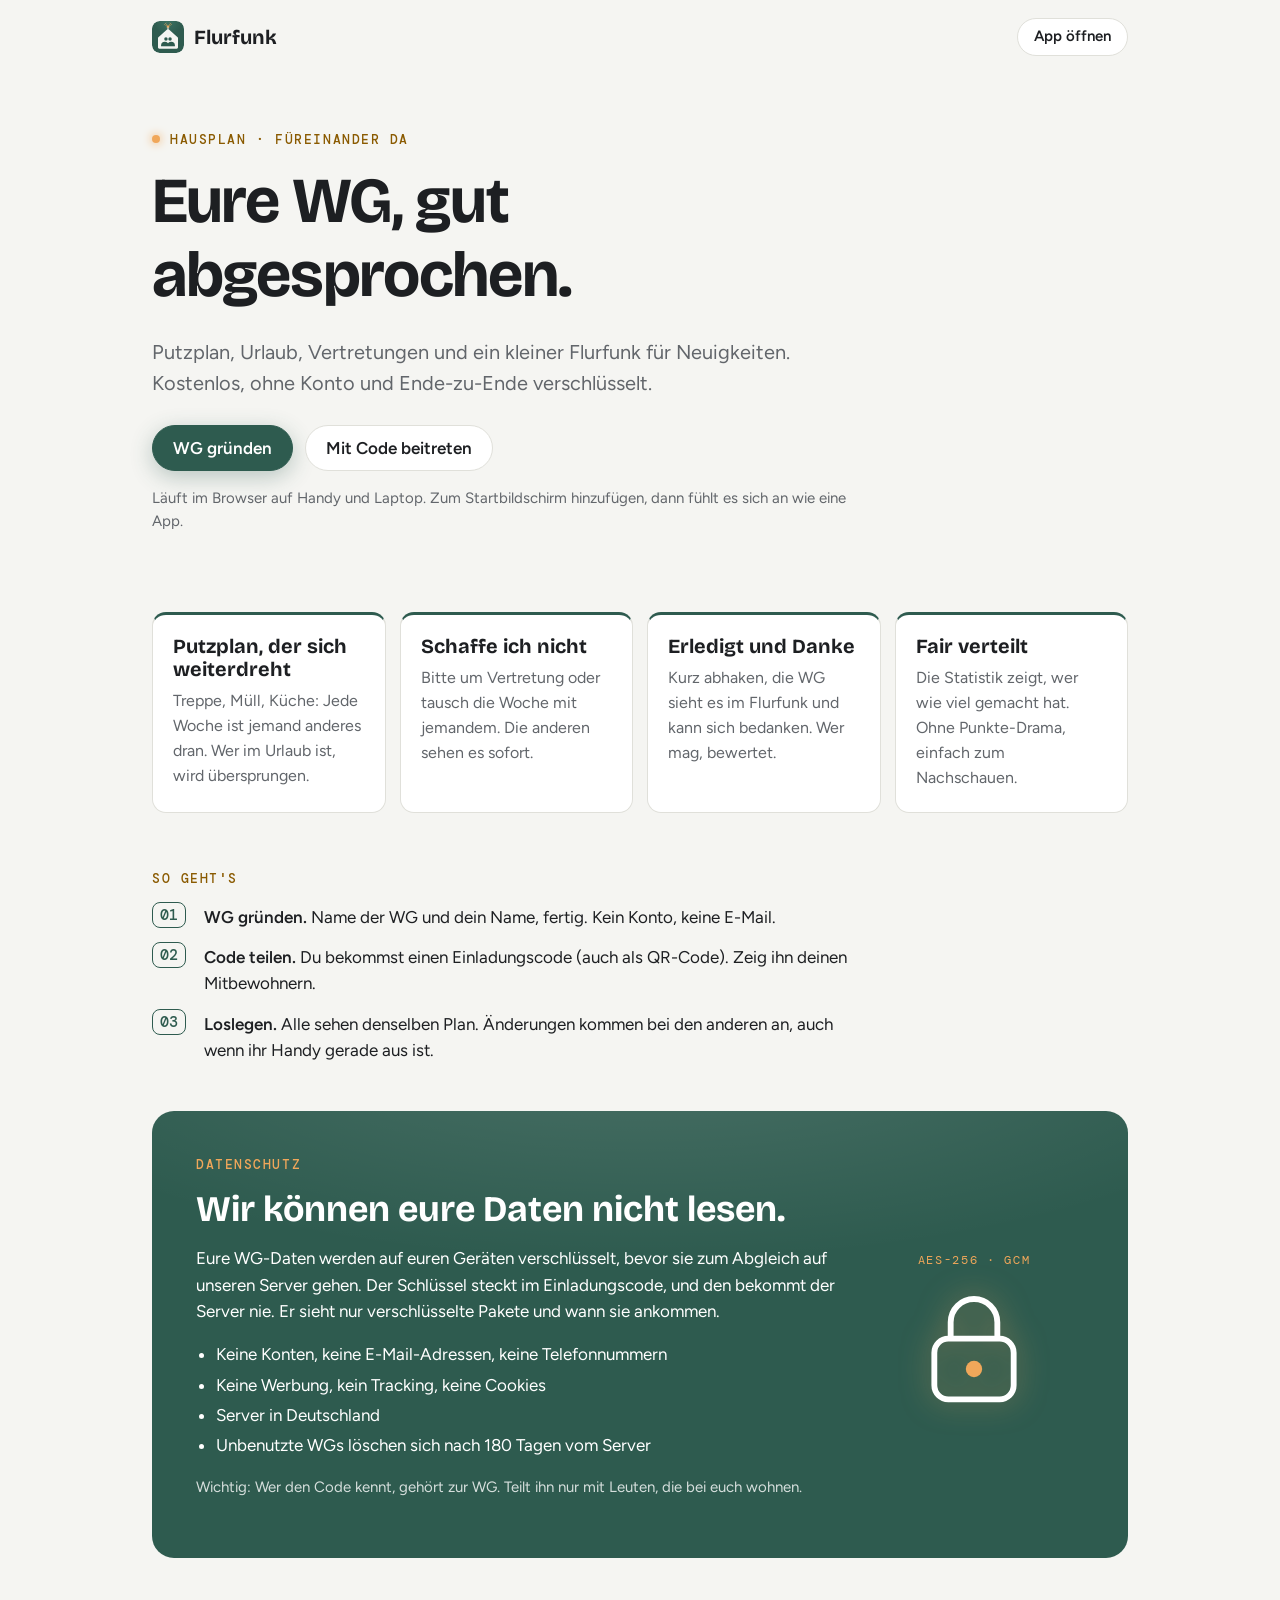
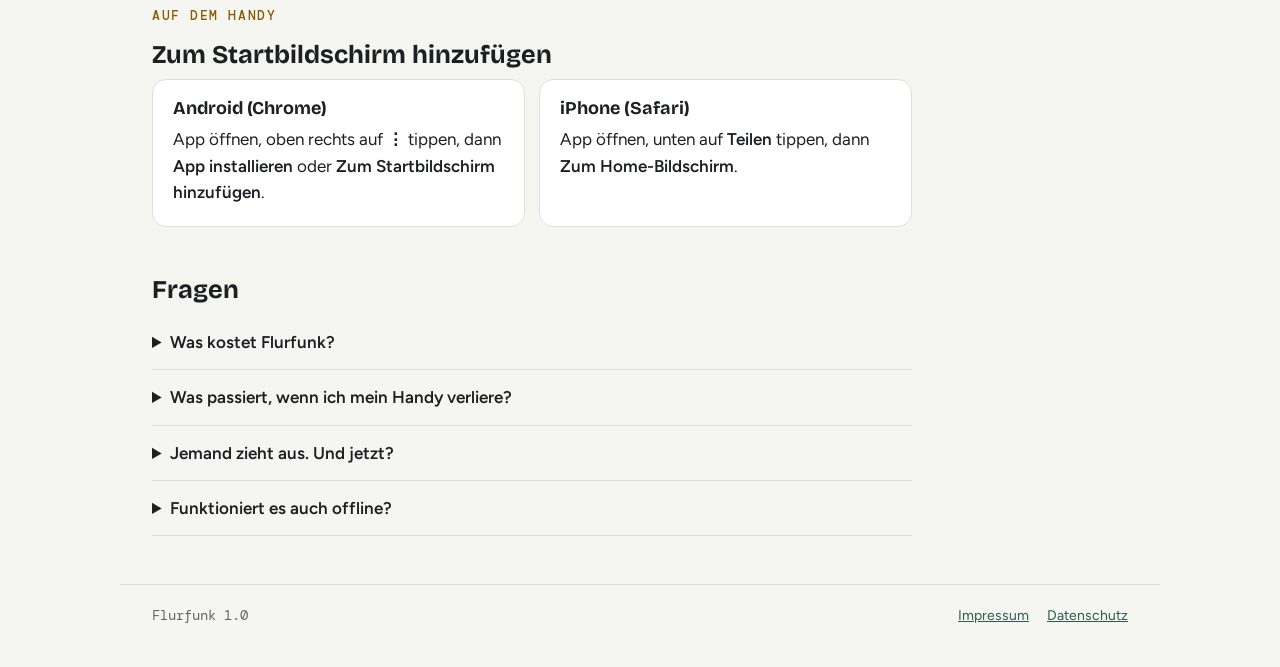
<file: index.html>
<!doctype html>
<html lang="de">
<head>
<meta charset="utf-8">
<meta name="viewport" content="width=device-width, initial-scale=1">
<title>Flurfunk Hausplan</title>
<meta name="description" content="Putzplan, Urlaub und Vertretungen für eure WG. Kostenlos, ohne Konto, Ende-zu-Ende verschlüsselt.">
<meta name="theme-color" content="#F5F5F2">
<link rel="icon" href="logo.svg" type="image/svg+xml">
<link rel="apple-touch-icon" href="app/icons/apple-touch-icon.png">
<link rel="stylesheet" href="fonts/fonts.css">
<link rel="stylesheet" href="site.css">
</head>
<body>
<header class="top">
  <a class="brand" href="./"><img src="logo.svg" alt="" width="32" height="32"> Flurfunk</a>
  <a class="btn small" href="app/">App öffnen</a>
</header>

<main>
  <section class="hero">
    <p class="kicker"><span class="dot" aria-hidden="true"></span>Hausplan · füreinander da</p>
    <h1>Eure WG, gut abgesprochen.</h1>
    <p class="lead">Putzplan, Urlaub, Vertretungen und ein kleiner Flurfunk für Neuigkeiten. Kostenlos, ohne Konto und Ende-zu-Ende verschlüsselt.</p>
    <div class="actions">
      <a class="btn primary" href="app/">WG gründen</a>
      <a class="btn" href="app/">Mit Code beitreten</a>
    </div>
    <p class="hint">Läuft im Browser auf Handy und Laptop. Zum Startbildschirm hinzufügen, dann fühlt es sich an wie eine App.</p>
  </section>

  <section class="features" aria-label="Was Flurfunk kann">
    <article>
      <h2>Putzplan, der sich weiterdreht</h2>
      <p>Treppe, Müll, Küche: Jede Woche ist jemand anderes dran. Wer im Urlaub ist, wird übersprungen.</p>
    </article>
    <article>
      <h2>Schaffe ich nicht</h2>
      <p>Bitte um Vertretung oder tausch die Woche mit jemandem. Die anderen sehen es sofort.</p>
    </article>
    <article>
      <h2>Erledigt und Danke</h2>
      <p>Kurz abhaken, die WG sieht es im Flurfunk und kann sich bedanken. Wer mag, bewertet.</p>
    </article>
    <article>
      <h2>Fair verteilt</h2>
      <p>Die Statistik zeigt, wer wie viel gemacht hat. Ohne Punkte-Drama, einfach zum Nachschauen.</p>
    </article>
  </section>

  <section class="steps">
    <p class="kicker mono">So geht's</p>
    <ol>
      <li><b>WG gründen.</b> Name der WG und dein Name, fertig. Kein Konto, keine E-Mail.</li>
      <li><b>Code teilen.</b> Du bekommst einen Einladungscode (auch als QR-Code). Zeig ihn deinen Mitbewohnern.</li>
      <li><b>Loslegen.</b> Alle sehen denselben Plan. Änderungen kommen bei den anderen an, auch wenn ihr Handy gerade aus ist.</li>
    </ol>
  </section>

  <section class="privacy">
    <div>
      <p class="kicker mono">Datenschutz</p>
      <h2>Wir können eure Daten nicht lesen.</h2>
      <p>Eure WG-Daten werden auf euren Geräten verschlüsselt, bevor sie zum Abgleich auf unseren Server gehen. Der Schlüssel steckt im Einladungscode, und den bekommt der Server nie. Er sieht nur verschlüsselte Pakete und wann sie ankommen.</p>
      <ul>
        <li>Keine Konten, keine E-Mail-Adressen, keine Telefonnummern</li>
        <li>Keine Werbung, kein Tracking, keine Cookies</li>
        <li>Server in Deutschland</li>
        <li>Unbenutzte WGs löschen sich nach 180 Tagen vom Server</li>
      </ul>
      <p class="hint">Wichtig: Wer den Code kennt, gehört zur WG. Teilt ihn nur mit Leuten, die bei euch wohnen.</p>
    </div>
    <div class="lock" aria-hidden="true">
      <span class="mono">AES-256 · GCM</span>
      <svg viewBox="0 0 120 120"><rect x="26" y="52" width="68" height="52" rx="12"/><path d="M40 52V38a20 20 0 0 1 40 0v14" fill="none"/><circle cx="60" cy="78" r="7"/></svg>
    </div>
  </section>

  <section class="install">
    <p class="kicker mono">Auf dem Handy</p>
    <h2>Zum Startbildschirm hinzufügen</h2>
    <div class="cols">
      <div><h3>Android (Chrome)</h3><p>App öffnen, oben rechts auf <b>⋮</b> tippen, dann <b>App installieren</b> oder <b>Zum Startbildschirm hinzufügen</b>.</p></div>
      <div><h3>iPhone (Safari)</h3><p>App öffnen, unten auf <b>Teilen</b> tippen, dann <b>Zum Home-Bildschirm</b>.</p></div>
    </div>
  </section>

  <section class="faq">
    <h2>Fragen</h2>
    <details><summary>Was kostet Flurfunk?</summary><p>Nichts. Flurfunk ist ein kleines Projekt ohne Werbung.</p></details>
    <details><summary>Was passiert, wenn ich mein Handy verliere?</summary><p>Die Daten eurer WG liegen verschlüsselt auf dem Server und auf den Geräten der anderen. Lass dir den Code von einem Mitbewohner zeigen und tritt auf dem neuen Handy wieder bei.</p></details>
    <details><summary>Jemand zieht aus. Und jetzt?</summary><p>Die Person verlässt die WG in der App. Den Einladungscode kennt sie aber weiterhin. Wenn euch das stört, gründet eine neue WG mit neuem Code. Einen Code-Wechsel per Knopfdruck gibt es noch nicht.</p></details>
    <details><summary>Funktioniert es auch offline?</summary><p>Ja. Ohne Netz arbeitet die App mit dem, was auf dem Gerät liegt. Sobald wieder Netz da ist, wird abgeglichen.</p></details>
  </section>
</main>

<footer class="foot">
  <span class="mono">Flurfunk 1.0</span>
  <nav><a href="impressum.html">Impressum</a><a href="datenschutz.html">Datenschutz</a></nav>
</footer>
</body>
</html>
</file>
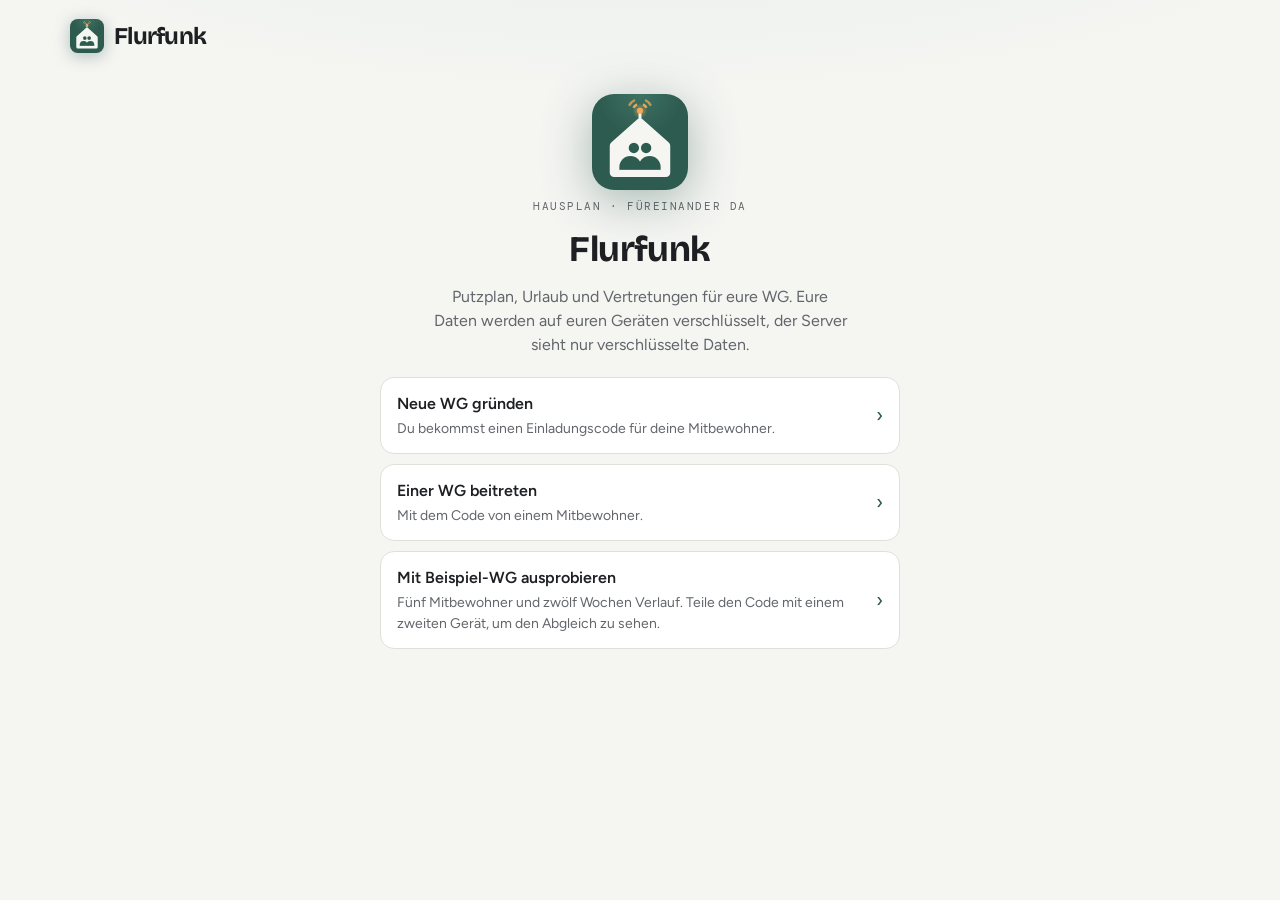
<file: app/index.html>
<!doctype html>
<html lang="de">
<head>
<meta charset="utf-8">
<meta name="viewport" content="width=device-width, initial-scale=1, viewport-fit=cover">
<meta name="theme-color" content="#F5F5F2" media="(prefers-color-scheme: light)">
<meta name="theme-color" content="#121413" media="(prefers-color-scheme: dark)">
<meta name="apple-mobile-web-app-capable" content="yes">
<meta name="mobile-web-app-capable" content="yes">
<meta name="apple-mobile-web-app-title" content="Flurfunk">
<meta name="apple-mobile-web-app-status-bar-style" content="default">
<link rel="manifest" href="manifest.webmanifest">
<link rel="icon" type="image/png" sizes="192x192" href="icons/icon-192.png">
<link rel="apple-touch-icon" href="icons/apple-touch-icon.png">
<style>
:root { color-scheme: light; padding-top: env(safe-area-inset-top, 0px); padding-bottom: env(safe-area-inset-bottom, 0px); }
body { margin: 0; -webkit-tap-highlight-color: transparent; overscroll-behavior-y: none; }
img { max-width: 100%; }
[hidden] { display: none !important; }
</style>
<script>
(()=>{var Ci=Object.defineProperty;var Ti=(e,t,n)=>t in e?Ci(e,t,{enumerable:!0,configurable:!0,writable:!0,value:n}):e[t]=n;var rn=(e,t,n)=>Ti(e,typeof t!="symbol"?t+"":t,n);var Kt=function(e,t){let s=e,o=_e[t],i=null,c=0,l=null,a=[],u={},h=function(g,y){c=s*4+17,i=(function(p){let m=new Array(p);for(let w=0;w<p;w+=1){m[w]=new Array(p);for(let b=0;b<p;b+=1)m[w][b]=null}return m})(c),d(0,0),d(c-7,0),d(0,c-7),k(),x(),B(g,y),s>=7&&U(g),l==null&&(l=$(s,o,a)),N(l,y)},d=function(g,y){for(let p=-1;p<=7;p+=1)if(!(g+p<=-1||c<=g+p))for(let m=-1;m<=7;m+=1)y+m<=-1||c<=y+m||(0<=p&&p<=6&&(m==0||m==6)||0<=m&&m<=6&&(p==0||p==6)||2<=p&&p<=4&&2<=m&&m<=4?i[g+p][y+m]=!0:i[g+p][y+m]=!1)},f=function(){let g=0,y=0;for(let p=0;p<8;p+=1){h(!0,p);let m=St.getLostPoint(u);(p==0||g>m)&&(g=m,y=p)}return y},x=function(){for(let g=8;g<c-8;g+=1)i[g][6]==null&&(i[g][6]=g%2==0);for(let g=8;g<c-8;g+=1)i[6][g]==null&&(i[6][g]=g%2==0)},k=function(){let g=St.getPatternPosition(s);for(let y=0;y<g.length;y+=1)for(let p=0;p<g.length;p+=1){let m=g[y],w=g[p];if(i[m][w]==null)for(let b=-2;b<=2;b+=1)for(let _=-2;_<=2;_+=1)b==-2||b==2||_==-2||_==2||b==0&&_==0?i[m+b][w+_]=!0:i[m+b][w+_]=!1}},U=function(g){let y=St.getBCHTypeNumber(s);for(let p=0;p<18;p+=1){let m=!g&&(y>>p&1)==1;i[Math.floor(p/3)][p%3+c-8-3]=m}for(let p=0;p<18;p+=1){let m=!g&&(y>>p&1)==1;i[p%3+c-8-3][Math.floor(p/3)]=m}},B=function(g,y){let p=o<<3|y,m=St.getBCHTypeInfo(p);for(let w=0;w<15;w+=1){let b=!g&&(m>>w&1)==1;w<6?i[w][8]=b:w<8?i[w+1][8]=b:i[c-15+w][8]=b}for(let w=0;w<15;w+=1){let b=!g&&(m>>w&1)==1;w<8?i[8][c-w-1]=b:w<9?i[8][15-w-1+1]=b:i[8][15-w-1]=b}i[c-8][8]=!g},N=function(g,y){let p=-1,m=c-1,w=7,b=0,_=St.getMaskFunction(y);for(let D=c-1;D>0;D-=2)for(D==6&&(D-=1);;){for(let M=0;M<2;M+=1)if(i[m][D-M]==null){let L=!1;b<g.length&&(L=(g[b]>>>w&1)==1),_(m,D-M)&&(L=!L),i[m][D-M]=L,w-=1,w==-1&&(b+=1,w=7)}if(m+=p,m<0||c<=m){m-=p,p=-p;break}}},st=function(g,y){let p=0,m=0,w=0,b=new Array(y.length),_=new Array(y.length);for(let S=0;S<y.length;S+=1){let v=y[S].dataCount,Y=y[S].totalCount-v;m=Math.max(m,v),w=Math.max(w,Y),b[S]=new Array(v);for(let C=0;C<b[S].length;C+=1)b[S][C]=255&g.getBuffer()[C+p];p+=v;let bt=St.getErrorCorrectPolynomial(Y),I=Se(b[S],bt.getLength()-1).mod(bt);_[S]=new Array(bt.getLength()-1);for(let C=0;C<_[S].length;C+=1){let kt=C+I.getLength()-_[S].length;_[S][C]=kt>=0?I.getAt(kt):0}}let D=0;for(let S=0;S<y.length;S+=1)D+=y[S].totalCount;let M=new Array(D),L=0;for(let S=0;S<m;S+=1)for(let v=0;v<y.length;v+=1)S<b[v].length&&(M[L]=b[v][S],L+=1);for(let S=0;S<w;S+=1)for(let v=0;v<y.length;v+=1)S<_[v].length&&(M[L]=_[v][S],L+=1);return M},$=function(g,y,p){let m=Es.getRSBlocks(g,y),w=Cs();for(let _=0;_<p.length;_+=1){let D=p[_];w.put(D.getMode(),4),w.put(D.getLength(),St.getLengthInBits(D.getMode(),g)),D.write(w)}let b=0;for(let _=0;_<m.length;_+=1)b+=m[_].dataCount;if(w.getLengthInBits()>b*8)throw"code length overflow. ("+w.getLengthInBits()+">"+b*8+")";for(w.getLengthInBits()+4<=b*8&&w.put(0,4);w.getLengthInBits()%8!=0;)w.putBit(!1);for(;!(w.getLengthInBits()>=b*8||(w.put(236,8),w.getLengthInBits()>=b*8));)w.put(17,8);return st(w,m)};u.addData=function(g,y){y=y||"Byte";let p=null;switch(y){case"Numeric":p=Ui(g);break;case"Alphanumeric":p=Di(g);break;case"Byte":p=Ii(g);break;case"Kanji":p=Mi(g);break;default:throw"mode:"+y}a.push(p),l=null},u.isDark=function(g,y){if(g<0||c<=g||y<0||c<=y)throw g+","+y;return i[g][y]},u.getModuleCount=function(){return c},u.make=function(){if(s<1){let g=1;for(;g<40;g++){let y=Es.getRSBlocks(g,o),p=Cs();for(let w=0;w<a.length;w++){let b=a[w];p.put(b.getMode(),4),p.put(b.getLength(),St.getLengthInBits(b.getMode(),g)),b.write(p)}let m=0;for(let w=0;w<y.length;w++)m+=y[w].dataCount;if(p.getLengthInBits()<=m*8)break}s=g}h(!1,f())},u.createTableTag=function(g,y){g=g||2,y=typeof y>"u"?g*4:y;let p="";p+='<table style="',p+=" border-width: 0px; border-style: none;",p+=" border-collapse: collapse;",p+=" padding: 0px; margin: "+y+"px;",p+='">',p+="<tbody>";for(let m=0;m<u.getModuleCount();m+=1){p+="<tr>";for(let w=0;w<u.getModuleCount();w+=1)p+='<td style="',p+=" border-width: 0px; border-style: none;",p+=" border-collapse: collapse;",p+=" padding: 0px; margin: 0px;",p+=" width: "+g+"px;",p+=" height: "+g+"px;",p+=" background-color: ",p+=u.isDark(m,w)?"#000000":"#ffffff",p+=";",p+='"/>';p+="</tr>"}return p+="</tbody>",p+="</table>",p},u.createSvgTag=function(g,y,p,m){let w={};typeof arguments[0]=="object"&&(w=arguments[0],g=w.cellSize,y=w.margin,p=w.alt,m=w.title),g=g||2,y=typeof y>"u"?g*4:y,p=typeof p=="string"?{text:p}:p||{},p.text=p.text||null,p.id=p.text?p.id||"qrcode-description":null,m=typeof m=="string"?{text:m}:m||{},m.text=m.text||null,m.id=m.text?m.id||"qrcode-title":null;let b=u.getModuleCount()*g+y*2,_,D,M,L,S="",v;for(v="l"+g+",0 0,"+g+" -"+g+",0 0,-"+g+"z ",S+='<svg version="1.1" xmlns="http://www.w3.org/2000/svg"',S+=w.scalable?"":' width="'+b+'px" height="'+b+'px"',S+=' viewBox="0 0 '+b+" "+b+'" ',S+=' preserveAspectRatio="xMinYMin meet"',S+=m.text||p.text?' role="img" aria-labelledby="'+pt([m.id,p.id].join(" ").trim())+'"':"",S+=">",S+=m.text?'<title id="'+pt(m.id)+'">'+pt(m.text)+"</title>":"",S+=p.text?'<description id="'+pt(p.id)+'">'+pt(p.text)+"</description>":"",S+='<rect width="100%" height="100%" fill="white" cx="0" cy="0"/>',S+='<path d="',M=0;M<u.getModuleCount();M+=1)for(L=M*g+y,_=0;_<u.getModuleCount();_+=1)u.isDark(M,_)&&(D=_*g+y,S+="M"+D+","+L+v);return S+='" stroke="transparent" fill="black"/>',S+="</svg>",S},u.createDataURL=function(g,y){g=g||2,y=typeof y>"u"?g*4:y;let p=u.getModuleCount()*g+y*2,m=y,w=p-y;return Li(p,p,function(b,_){if(m<=b&&b<w&&m<=_&&_<w){let D=Math.floor((b-m)/g),M=Math.floor((_-m)/g);return u.isDark(M,D)?0:1}else return 1})},u.createImgTag=function(g,y,p){g=g||2,y=typeof y>"u"?g*4:y;let m=u.getModuleCount()*g+y*2,w="";return w+="<img",w+=' src="',w+=u.createDataURL(g,y),w+='"',w+=' width="',w+=m,w+='"',w+=' height="',w+=m,w+='"',p&&(w+=' alt="',w+=pt(p),w+='"'),w+="/>",w};let pt=function(g){let y="";for(let p=0;p<g.length;p+=1){let m=g.charAt(p);switch(m){case"<":y+="&lt;";break;case">":y+="&gt;";break;case"&":y+="&amp;";break;case'"':y+="&quot;";break;default:y+=m;break}}return y},nn=function(g){g=typeof g>"u"?2:g;let p=u.getModuleCount()*1+g*2,m=g,w=p-g,b,_,D,M,L,S={"\u2588\u2588":"\u2588","\u2588 ":"\u2580"," \u2588":"\u2584","  ":" "},v={"\u2588\u2588":"\u2580","\u2588 ":"\u2580"," \u2588":" ","  ":" "},Y="";for(b=0;b<p;b+=2){for(D=Math.floor((b-m)/1),M=Math.floor((b+1-m)/1),_=0;_<p;_+=1)L="\u2588",m<=_&&_<w&&m<=b&&b<w&&u.isDark(D,Math.floor((_-m)/1))&&(L=" "),m<=_&&_<w&&m<=b+1&&b+1<w&&u.isDark(M,Math.floor((_-m)/1))?L+=" ":L+="\u2588",Y+=g<1&&b+1>=w?v[L]:S[L];Y+=`
`}return p%2&&g>0?Y.substring(0,Y.length-p-1)+Array(p+1).join("\u2580"):Y.substring(0,Y.length-1)};return u.createASCII=function(g,y){if(g=g||1,g<2)return nn(y);g-=1,y=typeof y>"u"?g*2:y;let p=u.getModuleCount()*g+y*2,m=y,w=p-y,b,_,D,M,L=Array(g+1).join("\u2588\u2588"),S=Array(g+1).join("  "),v="",Y="";for(b=0;b<p;b+=1){for(D=Math.floor((b-m)/g),Y="",_=0;_<p;_+=1)M=1,m<=_&&_<w&&m<=b&&b<w&&u.isDark(D,Math.floor((_-m)/g))&&(M=0),Y+=M?L:S;for(D=0;D<g;D+=1)v+=Y+`
`}return v.substring(0,v.length-1)},u.renderTo2dContext=function(g,y){y=y||2;let p=u.getModuleCount();for(let m=0;m<p;m++)for(let w=0;w<p;w++)g.fillStyle=u.isDark(m,w)?"black":"white",g.fillRect(w*y,m*y,y,y)},u};Kt.stringToBytes=function(e){let t=[];for(let n=0;n<e.length;n+=1){let r=e.charCodeAt(n);t.push(r&255)}return t};Kt.createStringToBytes=function(e,t){let n=(function(){let s=vi(e),o=function(){let l=s.read();if(l==-1)throw"eof";return l},i=0,c={};for(;;){let l=s.read();if(l==-1)break;let a=o(),u=o(),h=o(),d=String.fromCharCode(l<<8|a),f=u<<8|h;c[d]=f,i+=1}if(i!=t)throw i+" != "+t;return c})(),r=63;return function(s){let o=[];for(let i=0;i<s.length;i+=1){let c=s.charCodeAt(i);if(c<128)o.push(c);else{let l=n[s.charAt(i)];typeof l=="number"?(l&255)==l?o.push(l):(o.push(l>>>8),o.push(l&255)):o.push(r)}}return o}};var J={MODE_NUMBER:1,MODE_ALPHA_NUM:2,MODE_8BIT_BYTE:4,MODE_KANJI:8},_e={L:1,M:0,Q:3,H:2},_t={PATTERN000:0,PATTERN001:1,PATTERN010:2,PATTERN011:3,PATTERN100:4,PATTERN101:5,PATTERN110:6,PATTERN111:7},St=(function(){let e=[[],[6,18],[6,22],[6,26],[6,30],[6,34],[6,22,38],[6,24,42],[6,26,46],[6,28,50],[6,30,54],[6,32,58],[6,34,62],[6,26,46,66],[6,26,48,70],[6,26,50,74],[6,30,54,78],[6,30,56,82],[6,30,58,86],[6,34,62,90],[6,28,50,72,94],[6,26,50,74,98],[6,30,54,78,102],[6,28,54,80,106],[6,32,58,84,110],[6,30,58,86,114],[6,34,62,90,118],[6,26,50,74,98,122],[6,30,54,78,102,126],[6,26,52,78,104,130],[6,30,56,82,108,134],[6,34,60,86,112,138],[6,30,58,86,114,142],[6,34,62,90,118,146],[6,30,54,78,102,126,150],[6,24,50,76,102,128,154],[6,28,54,80,106,132,158],[6,32,58,84,110,136,162],[6,26,54,82,110,138,166],[6,30,58,86,114,142,170]],t=1335,n=7973,r=21522,s={},o=function(i){let c=0;for(;i!=0;)c+=1,i>>>=1;return c};return s.getBCHTypeInfo=function(i){let c=i<<10;for(;o(c)-o(t)>=0;)c^=t<<o(c)-o(t);return(i<<10|c)^r},s.getBCHTypeNumber=function(i){let c=i<<12;for(;o(c)-o(n)>=0;)c^=n<<o(c)-o(n);return i<<12|c},s.getPatternPosition=function(i){return e[i-1]},s.getMaskFunction=function(i){switch(i){case _t.PATTERN000:return function(c,l){return(c+l)%2==0};case _t.PATTERN001:return function(c,l){return c%2==0};case _t.PATTERN010:return function(c,l){return l%3==0};case _t.PATTERN011:return function(c,l){return(c+l)%3==0};case _t.PATTERN100:return function(c,l){return(Math.floor(c/2)+Math.floor(l/3))%2==0};case _t.PATTERN101:return function(c,l){return c*l%2+c*l%3==0};case _t.PATTERN110:return function(c,l){return(c*l%2+c*l%3)%2==0};case _t.PATTERN111:return function(c,l){return(c*l%3+(c+l)%2)%2==0};default:throw"bad maskPattern:"+i}},s.getErrorCorrectPolynomial=function(i){let c=Se([1],0);for(let l=0;l<i;l+=1)c=c.multiply(Se([1,At.gexp(l)],0));return c},s.getLengthInBits=function(i,c){if(1<=c&&c<10)switch(i){case J.MODE_NUMBER:return 10;case J.MODE_ALPHA_NUM:return 9;case J.MODE_8BIT_BYTE:return 8;case J.MODE_KANJI:return 8;default:throw"mode:"+i}else if(c<27)switch(i){case J.MODE_NUMBER:return 12;case J.MODE_ALPHA_NUM:return 11;case J.MODE_8BIT_BYTE:return 16;case J.MODE_KANJI:return 10;default:throw"mode:"+i}else if(c<41)switch(i){case J.MODE_NUMBER:return 14;case J.MODE_ALPHA_NUM:return 13;case J.MODE_8BIT_BYTE:return 16;case J.MODE_KANJI:return 12;default:throw"mode:"+i}else throw"type:"+c},s.getLostPoint=function(i){let c=i.getModuleCount(),l=0;for(let h=0;h<c;h+=1)for(let d=0;d<c;d+=1){let f=0,x=i.isDark(h,d);for(let k=-1;k<=1;k+=1)if(!(h+k<0||c<=h+k))for(let U=-1;U<=1;U+=1)d+U<0||c<=d+U||k==0&&U==0||x==i.isDark(h+k,d+U)&&(f+=1);f>5&&(l+=3+f-5)}for(let h=0;h<c-1;h+=1)for(let d=0;d<c-1;d+=1){let f=0;i.isDark(h,d)&&(f+=1),i.isDark(h+1,d)&&(f+=1),i.isDark(h,d+1)&&(f+=1),i.isDark(h+1,d+1)&&(f+=1),(f==0||f==4)&&(l+=3)}for(let h=0;h<c;h+=1)for(let d=0;d<c-6;d+=1)i.isDark(h,d)&&!i.isDark(h,d+1)&&i.isDark(h,d+2)&&i.isDark(h,d+3)&&i.isDark(h,d+4)&&!i.isDark(h,d+5)&&i.isDark(h,d+6)&&(l+=40);for(let h=0;h<c;h+=1)for(let d=0;d<c-6;d+=1)i.isDark(d,h)&&!i.isDark(d+1,h)&&i.isDark(d+2,h)&&i.isDark(d+3,h)&&i.isDark(d+4,h)&&!i.isDark(d+5,h)&&i.isDark(d+6,h)&&(l+=40);let a=0;for(let h=0;h<c;h+=1)for(let d=0;d<c;d+=1)i.isDark(d,h)&&(a+=1);let u=Math.abs(100*a/c/c-50)/5;return l+=u*10,l},s})(),At=(function(){let e=new Array(256),t=new Array(256);for(let r=0;r<8;r+=1)e[r]=1<<r;for(let r=8;r<256;r+=1)e[r]=e[r-4]^e[r-5]^e[r-6]^e[r-8];for(let r=0;r<255;r+=1)t[e[r]]=r;let n={};return n.glog=function(r){if(r<1)throw"glog("+r+")";return t[r]},n.gexp=function(r){for(;r<0;)r+=255;for(;r>=256;)r-=255;return e[r]},n})(),Se=function(e,t){if(typeof e.length>"u")throw e.length+"/"+t;let n=(function(){let s=0;for(;s<e.length&&e[s]==0;)s+=1;let o=new Array(e.length-s+t);for(let i=0;i<e.length-s;i+=1)o[i]=e[i+s];return o})(),r={};return r.getAt=function(s){return n[s]},r.getLength=function(){return n.length},r.multiply=function(s){let o=new Array(r.getLength()+s.getLength()-1);for(let i=0;i<r.getLength();i+=1)for(let c=0;c<s.getLength();c+=1)o[i+c]^=At.gexp(At.glog(r.getAt(i))+At.glog(s.getAt(c)));return Se(o,0)},r.mod=function(s){if(r.getLength()-s.getLength()<0)return r;let o=At.glog(r.getAt(0))-At.glog(s.getAt(0)),i=new Array(r.getLength());for(let c=0;c<r.getLength();c+=1)i[c]=r.getAt(c);for(let c=0;c<s.getLength();c+=1)i[c]^=At.gexp(At.glog(s.getAt(c))+o);return Se(i,0).mod(s)},r},Es=(function(){let e=[[1,26,19],[1,26,16],[1,26,13],[1,26,9],[1,44,34],[1,44,28],[1,44,22],[1,44,16],[1,70,55],[1,70,44],[2,35,17],[2,35,13],[1,100,80],[2,50,32],[2,50,24],[4,25,9],[1,134,108],[2,67,43],[2,33,15,2,34,16],[2,33,11,2,34,12],[2,86,68],[4,43,27],[4,43,19],[4,43,15],[2,98,78],[4,49,31],[2,32,14,4,33,15],[4,39,13,1,40,14],[2,121,97],[2,60,38,2,61,39],[4,40,18,2,41,19],[4,40,14,2,41,15],[2,146,116],[3,58,36,2,59,37],[4,36,16,4,37,17],[4,36,12,4,37,13],[2,86,68,2,87,69],[4,69,43,1,70,44],[6,43,19,2,44,20],[6,43,15,2,44,16],[4,101,81],[1,80,50,4,81,51],[4,50,22,4,51,23],[3,36,12,8,37,13],[2,116,92,2,117,93],[6,58,36,2,59,37],[4,46,20,6,47,21],[7,42,14,4,43,15],[4,133,107],[8,59,37,1,60,38],[8,44,20,4,45,21],[12,33,11,4,34,12],[3,145,115,1,146,116],[4,64,40,5,65,41],[11,36,16,5,37,17],[11,36,12,5,37,13],[5,109,87,1,110,88],[5,65,41,5,66,42],[5,54,24,7,55,25],[11,36,12,7,37,13],[5,122,98,1,123,99],[7,73,45,3,74,46],[15,43,19,2,44,20],[3,45,15,13,46,16],[1,135,107,5,136,108],[10,74,46,1,75,47],[1,50,22,15,51,23],[2,42,14,17,43,15],[5,150,120,1,151,121],[9,69,43,4,70,44],[17,50,22,1,51,23],[2,42,14,19,43,15],[3,141,113,4,142,114],[3,70,44,11,71,45],[17,47,21,4,48,22],[9,39,13,16,40,14],[3,135,107,5,136,108],[3,67,41,13,68,42],[15,54,24,5,55,25],[15,43,15,10,44,16],[4,144,116,4,145,117],[17,68,42],[17,50,22,6,51,23],[19,46,16,6,47,17],[2,139,111,7,140,112],[17,74,46],[7,54,24,16,55,25],[34,37,13],[4,151,121,5,152,122],[4,75,47,14,76,48],[11,54,24,14,55,25],[16,45,15,14,46,16],[6,147,117,4,148,118],[6,73,45,14,74,46],[11,54,24,16,55,25],[30,46,16,2,47,17],[8,132,106,4,133,107],[8,75,47,13,76,48],[7,54,24,22,55,25],[22,45,15,13,46,16],[10,142,114,2,143,115],[19,74,46,4,75,47],[28,50,22,6,51,23],[33,46,16,4,47,17],[8,152,122,4,153,123],[22,73,45,3,74,46],[8,53,23,26,54,24],[12,45,15,28,46,16],[3,147,117,10,148,118],[3,73,45,23,74,46],[4,54,24,31,55,25],[11,45,15,31,46,16],[7,146,116,7,147,117],[21,73,45,7,74,46],[1,53,23,37,54,24],[19,45,15,26,46,16],[5,145,115,10,146,116],[19,75,47,10,76,48],[15,54,24,25,55,25],[23,45,15,25,46,16],[13,145,115,3,146,116],[2,74,46,29,75,47],[42,54,24,1,55,25],[23,45,15,28,46,16],[17,145,115],[10,74,46,23,75,47],[10,54,24,35,55,25],[19,45,15,35,46,16],[17,145,115,1,146,116],[14,74,46,21,75,47],[29,54,24,19,55,25],[11,45,15,46,46,16],[13,145,115,6,146,116],[14,74,46,23,75,47],[44,54,24,7,55,25],[59,46,16,1,47,17],[12,151,121,7,152,122],[12,75,47,26,76,48],[39,54,24,14,55,25],[22,45,15,41,46,16],[6,151,121,14,152,122],[6,75,47,34,76,48],[46,54,24,10,55,25],[2,45,15,64,46,16],[17,152,122,4,153,123],[29,74,46,14,75,47],[49,54,24,10,55,25],[24,45,15,46,46,16],[4,152,122,18,153,123],[13,74,46,32,75,47],[48,54,24,14,55,25],[42,45,15,32,46,16],[20,147,117,4,148,118],[40,75,47,7,76,48],[43,54,24,22,55,25],[10,45,15,67,46,16],[19,148,118,6,149,119],[18,75,47,31,76,48],[34,54,24,34,55,25],[20,45,15,61,46,16]],t=function(s,o){let i={};return i.totalCount=s,i.dataCount=o,i},n={},r=function(s,o){switch(o){case _e.L:return e[(s-1)*4+0];case _e.M:return e[(s-1)*4+1];case _e.Q:return e[(s-1)*4+2];case _e.H:return e[(s-1)*4+3];default:return}};return n.getRSBlocks=function(s,o){let i=r(s,o);if(typeof i>"u")throw"bad rs block @ typeNumber:"+s+"/errorCorrectionLevel:"+o;let c=i.length/3,l=[];for(let a=0;a<c;a+=1){let u=i[a*3+0],h=i[a*3+1],d=i[a*3+2];for(let f=0;f<u;f+=1)l.push(t(h,d))}return l},n})(),Cs=function(){let e=[],t=0,n={};return n.getBuffer=function(){return e},n.getAt=function(r){let s=Math.floor(r/8);return(e[s]>>>7-r%8&1)==1},n.put=function(r,s){for(let o=0;o<s;o+=1)n.putBit((r>>>s-o-1&1)==1)},n.getLengthInBits=function(){return t},n.putBit=function(r){let s=Math.floor(t/8);e.length<=s&&e.push(0),r&&(e[s]|=128>>>t%8),t+=1},n},Ui=function(e){let t=J.MODE_NUMBER,n=e,r={};r.getMode=function(){return t},r.getLength=function(i){return n.length},r.write=function(i){let c=n,l=0;for(;l+2<c.length;)i.put(s(c.substring(l,l+3)),10),l+=3;l<c.length&&(c.length-l==1?i.put(s(c.substring(l,l+1)),4):c.length-l==2&&i.put(s(c.substring(l,l+2)),7))};let s=function(i){let c=0;for(let l=0;l<i.length;l+=1)c=c*10+o(i.charAt(l));return c},o=function(i){if("0"<=i&&i<="9")return i.charCodeAt(0)-48;throw"illegal char :"+i};return r},Di=function(e){let t=J.MODE_ALPHA_NUM,n=e,r={};r.getMode=function(){return t},r.getLength=function(o){return n.length},r.write=function(o){let i=n,c=0;for(;c+1<i.length;)o.put(s(i.charAt(c))*45+s(i.charAt(c+1)),11),c+=2;c<i.length&&o.put(s(i.charAt(c)),6)};let s=function(o){if("0"<=o&&o<="9")return o.charCodeAt(0)-48;if("A"<=o&&o<="Z")return o.charCodeAt(0)-65+10;switch(o){case" ":return 36;case"$":return 37;case"%":return 38;case"*":return 39;case"+":return 40;case"-":return 41;case".":return 42;case"/":return 43;case":":return 44;default:throw"illegal char :"+o}};return r},Ii=function(e){let t=J.MODE_8BIT_BYTE,n=e,r=Kt.stringToBytes(e),s={};return s.getMode=function(){return t},s.getLength=function(o){return r.length},s.write=function(o){for(let i=0;i<r.length;i+=1)o.put(r[i],8)},s},Mi=function(e){let t=J.MODE_KANJI,n=e,r=Kt.stringToBytes;(function(i,c){let l=r(i);if(l.length!=2||(l[0]<<8|l[1])!=c)throw"sjis not supported."})("\u53CB",38726);let s=r(e),o={};return o.getMode=function(){return t},o.getLength=function(i){return~~(s.length/2)},o.write=function(i){let c=s,l=0;for(;l+1<c.length;){let a=(255&c[l])<<8|255&c[l+1];if(33088<=a&&a<=40956)a-=33088;else if(57408<=a&&a<=60351)a-=49472;else throw"illegal char at "+(l+1)+"/"+a;a=(a>>>8&255)*192+(a&255),i.put(a,13),l+=2}if(l<c.length)throw"illegal char at "+(l+1)},o},Ts=function(){let e=[],t={};return t.writeByte=function(n){e.push(n&255)},t.writeShort=function(n){t.writeByte(n),t.writeByte(n>>>8)},t.writeBytes=function(n,r,s){r=r||0,s=s||n.length;for(let o=0;o<s;o+=1)t.writeByte(n[o+r])},t.writeString=function(n){for(let r=0;r<n.length;r+=1)t.writeByte(n.charCodeAt(r))},t.toByteArray=function(){return e},t.toString=function(){let n="";n+="[";for(let r=0;r<e.length;r+=1)r>0&&(n+=","),n+=e[r];return n+="]",n},t},Bi=function(){let e=0,t=0,n=0,r="",s={},o=function(c){r+=String.fromCharCode(i(c&63))},i=function(c){if(c<0)throw"n:"+c;if(c<26)return 65+c;if(c<52)return 97+(c-26);if(c<62)return 48+(c-52);if(c==62)return 43;if(c==63)return 47;throw"n:"+c};return s.writeByte=function(c){for(e=e<<8|c&255,t+=8,n+=1;t>=6;)o(e>>>t-6),t-=6},s.flush=function(){if(t>0&&(o(e<<6-t),e=0,t=0),n%3!=0){let c=3-n%3;for(let l=0;l<c;l+=1)r+="="}},s.toString=function(){return r},s},vi=function(e){let t=e,n=0,r=0,s=0,o={};o.read=function(){for(;s<8;){if(n>=t.length){if(s==0)return-1;throw"unexpected end of file./"+s}let l=t.charAt(n);if(n+=1,l=="=")return s=0,-1;if(l.match(/^\s$/))continue;r=r<<6|i(l.charCodeAt(0)),s+=6}let c=r>>>s-8&255;return s-=8,c};let i=function(c){if(65<=c&&c<=90)return c-65;if(97<=c&&c<=122)return c-97+26;if(48<=c&&c<=57)return c-48+52;if(c==43)return 62;if(c==47)return 63;throw"c:"+c};return o},Oi=function(e,t){let n=e,r=t,s=new Array(e*t),o={};o.setPixel=function(a,u,h){s[u*n+a]=h},o.write=function(a){a.writeString("GIF87a"),a.writeShort(n),a.writeShort(r),a.writeByte(128),a.writeByte(0),a.writeByte(0),a.writeByte(0),a.writeByte(0),a.writeByte(0),a.writeByte(255),a.writeByte(255),a.writeByte(255),a.writeString(","),a.writeShort(0),a.writeShort(0),a.writeShort(n),a.writeShort(r),a.writeByte(0);let u=2,h=c(u);a.writeByte(u);let d=0;for(;h.length-d>255;)a.writeByte(255),a.writeBytes(h,d,255),d+=255;a.writeByte(h.length-d),a.writeBytes(h,d,h.length-d),a.writeByte(0),a.writeString(";")};let i=function(a){let u=a,h=0,d=0,f={};return f.write=function(x,k){if(x>>>k)throw"length over";for(;h+k>=8;)u.writeByte(255&(x<<h|d)),k-=8-h,x>>>=8-h,d=0,h=0;d=x<<h|d,h=h+k},f.flush=function(){h>0&&u.writeByte(d)},f},c=function(a){let u=1<<a,h=(1<<a)+1,d=a+1,f=l();for(let N=0;N<u;N+=1)f.add(String.fromCharCode(N));f.add(String.fromCharCode(u)),f.add(String.fromCharCode(h));let x=Ts(),k=i(x);k.write(u,d);let U=0,B=String.fromCharCode(s[U]);for(U+=1;U<s.length;){let N=String.fromCharCode(s[U]);U+=1,f.contains(B+N)?B=B+N:(k.write(f.indexOf(B),d),f.size()<4095&&(f.size()==1<<d&&(d+=1),f.add(B+N)),B=N)}return k.write(f.indexOf(B),d),k.write(h,d),k.flush(),x.toByteArray()},l=function(){let a={},u=0,h={};return h.add=function(d){if(h.contains(d))throw"dup key:"+d;a[d]=u,u+=1},h.size=function(){return u},h.indexOf=function(d){return a[d]},h.contains=function(d){return typeof a[d]<"u"},h};return o},Li=function(e,t,n){let r=Oi(e,t);for(let c=0;c<t;c+=1)for(let l=0;l<e;l+=1)r.setPixel(l,c,n(l,c));let s=Ts();r.write(s);let o=Bi(),i=s.toByteArray();for(let c=0;c<i.length;c+=1)o.writeByte(i[c]);return o.flush(),"data:image/gif;base64,"+o},Us=Kt,Va=Kt.stringToBytes;var X=()=>new Map,sn=e=>{let t=X();return e.forEach((n,r)=>{t.set(r,n)}),t},lt=(e,t,n)=>{let r=e.get(t);return r===void 0&&e.set(t,r=n()),r},Ds=(e,t)=>{let n=[];for(let[r,s]of e)n.push(t(s,r));return n},Is=(e,t)=>{for(let[n,r]of e)if(t(r,n))return!0;return!1};var gt=()=>new Set;var on=e=>e[e.length-1];var Ms=(e,t)=>{for(let n=0;n<t.length;n++)e.push(t[n])},at=Array.from,cn=(e,t)=>{for(let n=0;n<e.length;n++)if(!t(e[n],n,e))return!1;return!0},ln=(e,t)=>{for(let n=0;n<e.length;n++)if(t(e[n],n,e))return!0;return!1};var Bs=(e,t)=>{let n=new Array(e);for(let r=0;r<e;r++)n[r]=t(r,n);return n};var Bt=Array.isArray;var an=class{constructor(){this._observers=X()}on(t,n){return lt(this._observers,t,gt).add(n),n}once(t,n){let r=(...s)=>{this.off(t,r),n(...s)};this.on(t,r)}off(t,n){let r=this._observers.get(t);r!==void 0&&(r.delete(n),r.size===0&&this._observers.delete(t))}emit(t,n){return at((this._observers.get(t)||X()).values()).forEach(r=>r(...n))}destroy(){this._observers=X()}};var W=Math.floor;var vt=Math.abs;var un=(e,t)=>e<t?e:t,mt=(e,t)=>e>t?e:t,Fa=Number.isNaN;var hn=e=>e!==0?e<0:1/e<0;var Xt=Number.MAX_SAFE_INTEGER,hr=Number.MIN_SAFE_INTEGER,Pa=1<<31;var vs=Number.isInteger||(e=>typeof e=="number"&&isFinite(e)&&W(e)===e),Ha=Number.isNaN,Ga=Number.parseInt;var fr=String.fromCharCode,Ni=String.fromCodePoint,qa=fr(65535),Ri=e=>e.toLowerCase(),Vi=/^\s*/g,$i=e=>e.replace(Vi,""),ji=/([A-Z])/g,pr=(e,t)=>$i(e.replace(ji,n=>`${t}${Ri(n)}`));var Fi=e=>{let t=unescape(encodeURIComponent(e)),n=t.length,r=new Uint8Array(n);for(let s=0;s<n;s++)r[s]=t.codePointAt(s);return r},zt=typeof TextEncoder<"u"?new TextEncoder:null,Pi=e=>zt.encode(e),Os=zt?Pi:Fi;var Wt=typeof TextDecoder>"u"?null:new TextDecoder("utf-8",{fatal:!0,ignoreBOM:!0});Wt&&Wt.decode(new Uint8Array).length===1&&(Wt=null);var Ls=(e,t)=>Bs(t,()=>e).join("");var Ot=class{constructor(){this.cpos=0,this.cbuf=new Uint8Array(100),this.bufs=[]}},Ue=()=>new Ot;var Hi=e=>{let t=e.cpos;for(let n=0;n<e.bufs.length;n++)t+=e.bufs[n].length;return t};var it=e=>{let t=new Uint8Array(Hi(e)),n=0;for(let r=0;r<e.bufs.length;r++){let s=e.bufs[r];t.set(s,n),n+=s.length}return t.set(new Uint8Array(e.cbuf.buffer,0,e.cpos),n),t},Gi=(e,t)=>{let n=e.cbuf.length;n-e.cpos<t&&(e.bufs.push(new Uint8Array(e.cbuf.buffer,0,e.cpos)),e.cbuf=new Uint8Array(mt(n,t)*2),e.cpos=0)},P=(e,t)=>{let n=e.cbuf.length;e.cpos===n&&(e.bufs.push(e.cbuf),e.cbuf=new Uint8Array(n*2),e.cpos=0),e.cbuf[e.cpos++]=t};var pn=P;var E=(e,t)=>{for(;t>127;)P(e,128|127&t),t=W(t/128);P(e,127&t)},gn=(e,t)=>{let n=hn(t);for(n&&(t=-t),P(e,(t>63?128:0)|(n?64:0)|63&t),t=W(t/64);t>0;)P(e,(t>127?128:0)|127&t),t=W(t/128)},gr=new Uint8Array(3e4),qi=gr.length/3,Yi=(e,t)=>{if(t.length<qi){let n=zt.encodeInto(t,gr).written||0;E(e,n);for(let r=0;r<n;r++)P(e,gr[r])}else z(e,Os(t))},Ji=(e,t)=>{let n=unescape(encodeURIComponent(t)),r=n.length;E(e,r);for(let s=0;s<r;s++)P(e,n.codePointAt(s))},Lt=zt&&zt.encodeInto?Yi:Ji;var De=(e,t)=>{let n=e.cbuf.length,r=e.cpos,s=un(n-r,t.length),o=t.length-s;e.cbuf.set(t.subarray(0,s),r),e.cpos+=s,o>0&&(e.bufs.push(e.cbuf),e.cbuf=new Uint8Array(mt(n*2,o)),e.cbuf.set(t.subarray(s)),e.cpos=o)},z=(e,t)=>{E(e,t.byteLength),De(e,t)},mr=(e,t)=>{Gi(e,t);let n=new DataView(e.cbuf.buffer,e.cpos,t);return e.cpos+=t,n},Ki=(e,t)=>mr(e,4).setFloat32(0,t,!1),Xi=(e,t)=>mr(e,8).setFloat64(0,t,!1),Wi=(e,t)=>mr(e,8).setBigInt64(0,t,!1);var Rs=new DataView(new ArrayBuffer(4)),zi=e=>(Rs.setFloat32(0,e),Rs.getFloat32(0)===e),Zt=(e,t)=>{switch(typeof t){case"string":P(e,119),Lt(e,t);break;case"number":vs(t)&&vt(t)<=2147483647?(P(e,125),gn(e,t)):zi(t)?(P(e,124),Ki(e,t)):(P(e,123),Xi(e,t));break;case"bigint":P(e,122),Wi(e,t);break;case"object":if(t===null)P(e,126);else if(Bt(t)){P(e,117),E(e,t.length);for(let n=0;n<t.length;n++)Zt(e,t[n])}else if(t instanceof Uint8Array)P(e,116),z(e,t);else{P(e,118);let n=Object.keys(t);E(e,n.length);for(let r=0;r<n.length;r++){let s=n[r];Lt(e,s),Zt(e,t[s])}}break;case"boolean":P(e,t?120:121);break;default:P(e,127)}},Te=class extends Ot{constructor(t){super(),this.w=t,this.s=null,this.count=0}write(t){this.s===t?this.count++:(this.count>0&&E(this,this.count-1),this.count=1,this.w(this,t),this.s=t)}};var Vs=e=>{e.count>0&&(gn(e.encoder,e.count===1?e.s:-e.s),e.count>1&&E(e.encoder,e.count-2))},Nt=class{constructor(){this.encoder=new Ot,this.s=0,this.count=0}write(t){this.s===t?this.count++:(Vs(this),this.count=1,this.s=t)}toUint8Array(){return Vs(this),it(this.encoder)}};var $s=e=>{if(e.count>0){let t=e.diff*2+(e.count===1?0:1);gn(e.encoder,t),e.count>1&&E(e.encoder,e.count-2)}},te=class{constructor(){this.encoder=new Ot,this.s=0,this.count=0,this.diff=0}write(t){this.diff===t-this.s?(this.s=t,this.count++):($s(this),this.count=1,this.diff=t-this.s,this.s=t)}toUint8Array(){return $s(this),it(this.encoder)}},fn=class{constructor(){this.sarr=[],this.s="",this.lensE=new Nt}write(t){this.s+=t,this.s.length>19&&(this.sarr.push(this.s),this.s=""),this.lensE.write(t.length)}toUint8Array(){let t=new Ot;return this.sarr.push(this.s),this.s="",Lt(t,this.sarr.join("")),De(t,this.lensE.toUint8Array()),it(t)}};var nt=e=>new Error(e),rt=()=>{throw nt("Method unimplemented")},Q=()=>{throw nt("Unexpected case")};var wn=nt("Unexpected end of array"),js=nt("Integer out of Range"),Zi=(e,t,n)=>{if(t<0||n<0||t+n>e.length)throw wn;return new Uint8Array(e.buffer,e.byteOffset+t,n)},tc=(e,t,n)=>{if(t<0||n<0||t+n>e.length)throw wn;return new DataView(e.buffer,e.byteOffset+t,n)},ee=class{constructor(t){this.arr=t,this.pos=0}},jt=e=>new ee(e),Fs=e=>e.pos!==e.arr.length;var ec=(e,t)=>{let n=Zi(e.arr,e.pos,t);return e.pos+=t,n},Z=e=>ec(e,A(e));var Rt=e=>e.arr[e.pos++];var A=e=>{let t=0,n=1,r=e.arr.length;for(;e.pos<r;){let s=e.arr[e.pos++];if(t=t+(s&127)*n,n*=128,s<128)return t;if(t>Xt)throw js}throw wn},yn=e=>{let t=e.arr[e.pos++],n=t&63,r=64,s=(t&64)>0?-1:1;if((t&128)===0)return s*n;let o=e.arr.length;for(;e.pos<o;){if(t=e.arr[e.pos++],n=n+(t&127)*r,r*=128,t<128)return s*n;if(n>Xt)throw js}throw wn};var nc=e=>{let t=A(e);if(t===0)return"";{let n=String.fromCodePoint(Rt(e));if(--t<100)for(;t--;)n+=String.fromCodePoint(Rt(e));else for(;t>0;){let r=t<1e4?t:1e4,s=e.arr.subarray(e.pos,e.pos+r);e.pos+=r,n+=String.fromCodePoint.apply(null,s),t-=r}return decodeURIComponent(escape(n))}},rc=e=>Wt.decode(Z(e)),Vt=Wt?rc:nc;var yr=(e,t)=>{let n=tc(e.arr,e.pos,t);return e.pos+=t,n},sc=e=>yr(e,4).getFloat32(0,!1),oc=e=>yr(e,8).getFloat64(0,!1),ic=e=>yr(e,8).getBigInt64(0,!1);var cc=[e=>{},e=>null,yn,sc,oc,ic,e=>!1,e=>!0,Vt,e=>{let t=A(e),n={};for(let r=0;r<t;r++){let s=Vt(e);n[s]=ne(e)}return n},e=>{let t=A(e),n=[];for(let r=0;r<t;r++)n.push(ne(e));return n},Z],ne=e=>cc[127-Rt(e)](e),Ie=class extends ee{constructor(t,n){super(t),this.reader=n,this.s=null,this.count=0}read(){return this.count===0&&(this.s=this.reader(this),Fs(this)?this.count=A(this)+1:this.count=-1),this.count--,this.s}};var $t=class extends ee{constructor(t){super(t),this.s=0,this.count=0}read(){if(this.count===0){this.s=yn(this);let t=hn(this.s);this.count=1,t&&(this.s=-this.s,this.count=A(this)+2)}return this.count--,this.s}};var re=class extends ee{constructor(t){super(t),this.s=0,this.count=0,this.diff=0}read(){if(this.count===0){let t=yn(this),n=t&1;this.diff=W(t/2),this.count=1,n&&(this.count=A(this)+2)}return this.s+=this.diff,this.count--,this.s}},mn=class{constructor(t){this.decoder=new $t(t),this.str=Vt(this.decoder),this.spos=0}read(){let t=this.spos+this.decoder.read(),n=this.str.slice(this.spos,t);return this.spos=t,n}};var Ka=crypto.subtle,Ps=crypto.getRandomValues.bind(crypto);var xr=()=>Ps(new Uint32Array(1))[0];var ac="10000000-1000-4000-8000"+-1e11,Hs=()=>ac.replace(/[018]/g,e=>(e^xr()&15>>e/4).toString(16));var Gs=Date.now;var br=e=>new Promise(e);var za=Promise.all.bind(Promise);var kr=e=>e===void 0?null:e;var _r=class{constructor(){this.map=new Map}setItem(t,n){this.map.set(t,n)}getItem(t){return this.map.get(t)}},qs=new _r,pc=!0;try{typeof localStorage<"u"&&localStorage&&(qs=localStorage,pc=!1)}catch{}var Ys=qs;var Ft=Symbol("Equality"),xn=(e,t)=>{var n;return e===t||!!((n=e==null?void 0:e[Ft])!=null&&n.call(e,t))||!1};var Js=e=>typeof e=="object",Ks=Object.assign,mc=Object.keys;var Xs=(e,t)=>{for(let n in e)t(e[n],n)};var Me=e=>mc(e).length;var Ws=e=>{for(let t in e)return!1;return!0},se=(e,t)=>{for(let n in e)if(!t(e[n],n))return!1;return!0},Be=(e,t)=>Object.prototype.hasOwnProperty.call(e,t),Ar=(e,t)=>e===t||Me(e)===Me(t)&&se(e,(n,r)=>(n!==void 0||Be(t,r))&&xn(t[r],n)),wc=Object.freeze,Er=e=>{for(let t in e){let n=e[t];(typeof n=="object"||typeof n=="function")&&Er(e[t])}return wc(e)};var Oe=(e,t,n=0)=>{try{for(;n<e.length;n++)e[n](...t)}finally{n<e.length&&Oe(e,t,n+1)}};var zs=e=>e;var ve=(e,t)=>{if(e===t)return!0;if(e==null||t==null||e.constructor!==t.constructor&&(e.constructor||Object)!==(t.constructor||Object))return!1;if(e[Ft]!=null)return e[Ft](t);switch(e.constructor){case ArrayBuffer:e=new Uint8Array(e),t=new Uint8Array(t);case Uint8Array:{if(e.byteLength!==t.byteLength)return!1;for(let n=0;n<e.length;n++)if(e[n]!==t[n])return!1;break}case Set:{if(e.size!==t.size)return!1;for(let n of e)if(!t.has(n))return!1;break}case Map:{if(e.size!==t.size)return!1;for(let n of e.keys())if(!t.has(n)||!ve(e.get(n),t.get(n)))return!1;break}case void 0:case Object:if(Me(e)!==Me(t))return!1;for(let n in e)if(!Be(e,n)||!ve(e[n],t[n]))return!1;break;case Array:if(e.length!==t.length)return!1;for(let n=0;n<e.length;n++)if(!ve(e[n],t[n]))return!1;break;default:return!1}return!0},Qs=(e,t)=>t.includes(e);var Le=typeof process<"u"&&process.release&&/node|io\.js/.test(process.release.name)&&Object.prototype.toString.call(typeof process<"u"?process:0)==="[object process]";var Qa=typeof navigator<"u"?/Mac/.test(navigator.platform):!1,ut,yc=[],xc=()=>{if(ut===void 0)if(Le){ut=X();let e=process.argv,t=null;for(let n=0;n<e.length;n++){let r=e[n];r[0]==="-"?(t!==null&&ut.set(t,""),t=r):t!==null?(ut.set(t,r),t=null):yc.push(r)}t!==null&&ut.set(t,"")}else typeof location=="object"?(ut=X(),(location.search||"?").slice(1).split("&").forEach(e=>{if(e.length!==0){let[t,n]=e.split("=");ut.set(`--${pr(t,"-")}`,n),ut.set(`-${pr(t,"-")}`,n)}})):ut=X();return ut},Ur=e=>xc().has(e);var Ne=e=>Le?kr(process.env[e.toUpperCase().replaceAll("-","_")]):kr(Ys.getItem(e));var Zs=e=>Ur("--"+e)||Ne(e)!==null,to=Zs("production"),bc=Le&&Qs(process.env.FORCE_COLOR,["true","1","2"]),eo=bc||!Ur("--no-colors")&&!Zs("no-color")&&(!Le||process.stdout.isTTY)&&(!Le||Ur("--color")||Ne("COLORTERM")!==null||(Ne("TERM")||"").includes("color"));var kc=e=>new Uint8Array(e);var no=e=>{let t=kc(e.byteLength);return t.set(e),t};var Ir=class{constructor(t,n){this.left=t,this.right=n}},ht=(e,t)=>new Ir(e,t);var Mr=e=>e.next()>=.5,bn=(e,t,n)=>W(e.next()*(n+1-t)+t);var Br=(e,t,n)=>W(e.next()*(n+1-t)+t);var vr=(e,t,n)=>Br(e,t,n);var Ac=e=>fr(vr(e,97,122)),ro=(e,t=0,n=20)=>{let r=vr(e,t,n),s="";for(let o=0;o<r;o++)s+=Ac(e);return s};var kn=(e,t)=>t[vr(e,0,t.length-1)];var Cc=Symbol("0schema"),Or=class{constructor(){this._rerrs=[]}extend(t,n,r,s=null){this._rerrs.push({path:t,expected:n,has:r,message:s})}toString(){let t=[];for(let n=this._rerrs.length-1;n>0;n--){let r=this._rerrs[n];t.push(Ls(" ",(this._rerrs.length-n)*2)+`${r.path!=null?`[${r.path}] `:""}${r.has} doesn't match ${r.expected}. ${r.message}`)}return t.join(`
`)}},Lr=(e,t)=>e===t?!0:e==null||t==null||e.constructor!==t.constructor?!1:e[Ft]?xn(e,t):Bt(e)?cn(e,n=>ln(t,r=>Lr(n,r))):Js(e)?se(e,(n,r)=>Lr(n,t[r])):!1,H=class{extends(t){let[n,r]=[this.shape,t.shape];return this.constructor._dilutes&&([r,n]=[n,r]),Lr(n,r)}equals(t){return this.constructor===t.constructor&&ve(this.shape,t.shape)}[Cc](){return!0}[Ft](t){return this.equals(t)}validate(t){return this.check(t)}check(t,n){rt()}get nullable(){return ue(this,On)}get optional(){return new _n(this)}cast(t){return so(t,this),t}expect(t){return so(t,this),t}};rn(H,"_dilutes",!1);var Re=class extends H{constructor(t,n){super(),this.shape=t,this._c=n}check(t,n=void 0){let r=(t==null?void 0:t.constructor)===this.shape&&(this._c==null||this._c(t));return!r&&(n==null||n.extend(null,this.shape.name,t==null?void 0:t.constructor.name,(t==null?void 0:t.constructor)!==this.shape?"Constructor match failed":"Check failed")),r}},V=(e,t=null)=>new Re(e,t),tu=V(Re),Ve=class extends H{constructor(t){super(),this.shape=t}check(t,n){let r=this.shape(t);return!r&&(n==null||n.extend(null,"custom prop",t==null?void 0:t.constructor.name,"failed to check custom prop")),r}},j=e=>new Ve(e),eu=V(Ve),le=class extends H{constructor(t){super(),this.shape=t}check(t,n){let r=this.shape.some(s=>s===t);return!r&&(n==null||n.extend(null,this.shape.join(" | "),t.toString())),r}},Bn=(...e)=>new le(e),oo=V(le),Tc=RegExp.escape||(e=>e.replace(/[().|&,$^[\]]/g,t=>"\\"+t)),io=e=>{if(ae.check(e))return[Tc(e)];if(oo.check(e))return e.shape.map(t=>t+"");if(ho.check(e))return["[+-]?\\d+.?\\d*"];if(fo.check(e))return[".*"];if(Dn.check(e))return e.shape.map(io).flat(1);Q()},Nr=class extends H{constructor(t){super(),this.shape=t,this._r=new RegExp("^"+t.map(io).map(n=>`(${n.join("|")})`).join("")+"$")}check(t,n){let r=this._r.exec(t)!=null;return!r&&(n==null||n.extend(null,this._r.toString(),t.toString(),"String doesn't match string template.")),r}};var nu=V(Nr),Uc=Symbol("optional"),_n=class extends H{constructor(t){super(),this.shape=t}check(t,n){let r=t===void 0||this.shape.check(t);return!r&&(n==null||n.extend(null,"undefined (optional)","()")),r}get[Uc](){return!0}},Dc=V(_n),Sn=class extends H{check(t,n){return n==null||n.extend(null,"never",typeof t),!1}},ru=new Sn,su=V(Sn),Mn=class Mn extends H{constructor(t,n=!1){super(),this.shape=t,this._isPartial=n}get partial(){return new Mn(this.shape,!0)}check(t,n){return t==null?(n==null||n.extend(null,"object","null"),!1):se(this.shape,(r,s)=>{let o=this._isPartial&&!Be(t,s)||r.check(t[s],n);return!o&&(n==null||n.extend(s.toString(),r.toString(),typeof t[s],"Object property does not match")),o})}};rn(Mn,"_dilutes",!0);var An=Mn,Ic=e=>new An(e),Mc=V(An),Bc=j(e=>e!=null&&(e.constructor===Object||e.constructor==null)),En=class extends H{constructor(t,n){super(),this.shape={keys:t,values:n}}check(t,n){return t!=null&&se(t,(r,s)=>{let o=this.shape.keys.check(s,n);return!o&&(n==null||n.extend(s+"","Record",typeof t,o?"Key doesn't match schema":"Value doesn't match value")),o&&this.shape.values.check(r,n)})}},co=(e,t)=>new En(e,t),vc=V(En),Cn=class extends H{constructor(t){super(),this.shape=t}check(t,n){return t!=null&&se(this.shape,(r,s)=>{let o=r.check(t[s],n);return!o&&(n==null||n.extend(s.toString(),"Tuple",typeof r)),o})}},Oc=(...e)=>new Cn(e),ou=V(Cn),Tn=class extends H{constructor(t){super(),this.shape=t.length===1?t[0]:new ie(t)}check(t,n){let r=Bt(t)&&cn(t,s=>this.shape.check(s));return!r&&(n==null||n.extend(null,"Array","")),r}},lo=(...e)=>new Tn(e),Lc=V(Tn),Nc=j(e=>Bt(e)),Un=class extends H{constructor(t,n){super(),this.shape=t,this._c=n}check(t,n){let r=t instanceof this.shape&&(this._c==null||this._c(t));return!r&&(n==null||n.extend(null,this.shape.name,t==null?void 0:t.constructor.name)),r}},Rc=(e,t=null)=>new Un(e,t),iu=V(Un),Vc=Rc(H),Rr=class extends H{constructor(t){super(),this.len=t.length-1,this.args=Oc(...t.slice(-1)),this.res=t[this.len]}check(t,n){let r=t.constructor===Function&&t.length<=this.len;return!r&&(n==null||n.extend(null,"function",typeof t)),r}};var $c=V(Rr),jc=j(e=>typeof e=="function"),Vr=class extends H{constructor(t){super(),this.shape=t}check(t,n){let r=cn(this.shape,s=>s.check(t,n));return!r&&(n==null||n.extend(null,"Intersectinon",typeof t)),r}};var cu=V(Vr,e=>e.shape.length>0),ie=class extends H{constructor(t){super(),this.shape=t}check(t,n){let r=ln(this.shape,s=>s.check(t,n));return n==null||n.extend(null,"Union",typeof t),r}};rn(ie,"_dilutes",!0);var ue=(...e)=>e.findIndex(t=>Dn.check(t))>=0?ue(...e.map(t=>$e(t)).map(t=>Dn.check(t)?t.shape:[t]).flat(1)):e.length===1?e[0]:new ie(e),Dn=V(ie),ao=()=>!0,In=j(ao),Fc=V(Ve,e=>e.shape===ao),jr=j(e=>typeof e=="bigint"),Pc=j(e=>e===jr),uo=j(e=>typeof e=="symbol"),lu=j(e=>e===uo),ce=j(e=>typeof e=="number"),ho=j(e=>e===ce),ae=j(e=>typeof e=="string"),fo=j(e=>e===ae),vn=j(e=>typeof e=="boolean"),Hc=j(e=>e===vn),po=Bn(void 0),au=V(le,e=>e.shape.length===1&&e.shape[0]===void 0),uu=Bn(void 0);var On=Bn(null),Gc=V(le,e=>e.shape.length===1&&e.shape[0]===null),hu=V(Uint8Array),du=V(Re,e=>e.shape===Uint8Array),qc=ue(ce,ae,On,po,jr,vn,uo),fu=(()=>{let e=lo(In),t=co(ae,In),n=ue(ce,ae,On,vn,e,t);return e.shape=n,t.shape.values=n,n})(),$e=e=>{if(Vc.check(e))return e;if(Bc.check(e)){let t={};for(let n in e)t[n]=$e(e[n]);return Ic(t)}else{if(Nc.check(e))return ue(...e.map($e));if(qc.check(e))return Bn(e);if(jc.check(e))return V(e)}Q()},so=to?()=>{}:(e,t)=>{let n=new Or;if(!t.check(e,n))throw nt(`Expected value to be of type ${t.constructor.name}.
${n.toString()}`)},$r=class{constructor(t){this.patterns=[],this.$state=t}if(t,n){return this.patterns.push({if:$e(t),h:n}),this}else(t){return this.if(In,t)}done(){return(t,n)=>{for(let r=0;r<this.patterns.length;r++){let s=this.patterns[r];if(s.if.check(t))return s.h(t,n)}throw nt("Unhandled pattern")}}},Yc=e=>new $r(e),go=Yc(In).if(ho,(e,t)=>bn(t,hr,Xt)).if(fo,(e,t)=>ro(t)).if(Hc,(e,t)=>Mr(t)).if(Pc,(e,t)=>BigInt(bn(t,hr,Xt))).if(Dn,(e,t)=>oe(t,kn(t,e.shape))).if(Mc,(e,t)=>{let n={};for(let r in e.shape){let s=e.shape[r];if(Dc.check(s)){if(Mr(t))continue;s=s.shape}n[r]=go(s,t)}return n}).if(Lc,(e,t)=>{let n=[],r=Br(t,0,42);for(let s=0;s<r;s++)n.push(oe(t,e.shape));return n}).if(oo,(e,t)=>kn(t,e.shape)).if(Gc,(e,t)=>null).if($c,(e,t)=>{let n=oe(t,e.res);return()=>n}).if(Fc,(e,t)=>oe(t,kn(t,[ce,ae,On,po,jr,vn,lo(ce),co(ue("a","b","c"),ce)]))).if(vc,(e,t)=>{let n={},r=bn(t,0,3);for(let s=0;s<r;s++){let o=oe(t,e.shape.keys),i=oe(t,e.shape.values);n[o]=i}return n}).done(),oe=(e,t)=>go($e(t),e);var Pt=typeof document<"u"?document:{};var gu=j(e=>e.nodeType===zc);var mu=typeof DOMParser<"u"?new DOMParser:null;var wu=j(e=>e.nodeType===Kc);var yu=j(e=>e.nodeType===Xc);var mo=e=>Ds(e,(t,n)=>`${n}:${t};`).join("");var Kc=Pt.ELEMENT_NODE,Xc=Pt.TEXT_NODE,xu=Pt.CDATA_SECTION_NODE,bu=Pt.COMMENT_NODE,Wc=Pt.DOCUMENT_NODE,ku=Pt.DOCUMENT_TYPE_NODE,zc=Pt.DOCUMENT_FRAGMENT_NODE,_u=j(e=>e.nodeType===Wc);var dt=Symbol;var je=dt(),Fe=dt(),Fr=dt(),Pr=dt(),Hr=dt(),Pe=dt(),Gr=dt(),he=dt(),qr=dt(),wo=e=>{var s;e.length===1&&((s=e[0])==null?void 0:s.constructor)===Function&&(e=e[0]());let t=[],n=[],r=0;for(;r<e.length;r++){let o=e[r];if(o===void 0)break;if(o.constructor===String||o.constructor===Number)t.push(o);else if(o.constructor===Object)break}for(r>0&&n.push(t.join(""));r<e.length;r++){let o=e[r];o instanceof Symbol||n.push(o)}return n};var Su=Gs();var el={[je]:ht("font-weight","bold"),[Fe]:ht("font-weight","normal"),[Fr]:ht("color","blue"),[Hr]:ht("color","green"),[Pr]:ht("color","grey"),[Pe]:ht("color","red"),[Gr]:ht("color","purple"),[he]:ht("color","orange"),[qr]:ht("color","black")},nl=e=>{var i;e.length===1&&((i=e[0])==null?void 0:i.constructor)===Function&&(e=e[0]());let t=[],n=[],r=X(),s=[],o=0;for(;o<e.length;o++){let c=e[o],l=el[c];if(l!==void 0)r.set(l.left,l.right);else{if(c===void 0)break;if(c.constructor===String||c.constructor===Number){let a=mo(r);o>0||a.length>0?(t.push("%c"+c),n.push(a)):t.push(c)}else break}}for(o>0&&(s=n,s.unshift(t.join("")));o<e.length;o++){let c=e[o];c instanceof Symbol||s.push(c)}return s},yo=eo?nl:wo,xo=(...e)=>{console.log(...yo(e)),ko.forEach(t=>t.print(e))},bo=(...e)=>{console.warn(...yo(e)),e.unshift(he),ko.forEach(t=>t.print(e))};var ko=gt();var _o=e=>({[Symbol.iterator](){return this},next:e}),So=(e,t)=>_o(()=>{let n;do n=e.next();while(!n.done&&!t(n.value));return n}),Ln=(e,t)=>_o(()=>{let{done:n,value:r}=e.next();return{done:n,value:n?void 0:t(r)}});var fe=class{constructor(t,n){this.clock=t,this.len=n}},Ht=class{constructor(){this.clients=new Map}},Ro=(e,t,n)=>t.clients.forEach((r,s)=>{let o=e.doc.store.clients.get(s);if(o!=null){let i=o[o.length-1],c=i.id.clock+i.length;for(let l=0,a=r[l];l<r.length&&a.clock<c;a=r[++l])Yo(e,o,a.clock,a.len,n)}}),cl=(e,t)=>{let n=0,r=e.length-1;for(;n<=r;){let s=W((n+r)/2),o=e[s],i=o.clock;if(i<=t){if(t<i+o.len)return s;n=s+1}else r=s-1}return null},Vo=(e,t)=>{let n=e.clients.get(t.client);return n!==void 0&&cl(n,t.clock)!==null},as=e=>{e.clients.forEach(t=>{t.sort((s,o)=>s.clock-o.clock);let n,r;for(n=1,r=1;n<t.length;n++){let s=t[r-1],o=t[n];s.clock+s.len>=o.clock?t[r-1]=new fe(s.clock,mt(s.len,o.clock+o.len-s.clock)):(r<n&&(t[r]=o),r++)}t.length=r})},ll=e=>{let t=new Ht;for(let n=0;n<e.length;n++)e[n].clients.forEach((r,s)=>{if(!t.clients.has(s)){let o=r.slice();for(let i=n+1;i<e.length;i++)Ms(o,e[i].clients.get(s)||[]);t.clients.set(s,o)}});return as(t),t},Fn=(e,t,n,r)=>{lt(e.clients,t,()=>[]).push(new fe(n,r))},$o=()=>new Ht,al=e=>{let t=$o();return e.clients.forEach((n,r)=>{let s=[];for(let o=0;o<n.length;o++){let i=n[o];if(i.deleted){let c=i.id.clock,l=i.length;if(o+1<n.length)for(let a=n[o+1];o+1<n.length&&a.deleted;a=n[++o+1])l+=a.length;s.push(new fe(c,l))}}s.length>0&&t.clients.set(r,s)}),t},we=(e,t)=>{E(e.restEncoder,t.clients.size),at(t.clients.entries()).sort((n,r)=>r[0]-n[0]).forEach(([n,r])=>{e.resetDsCurVal(),E(e.restEncoder,n);let s=r.length;E(e.restEncoder,s);for(let o=0;o<s;o++){let i=r[o];e.writeDsClock(i.clock),e.writeDsLen(i.len)}})},us=e=>{let t=new Ht,n=A(e.restDecoder);for(let r=0;r<n;r++){e.resetDsCurVal();let s=A(e.restDecoder),o=A(e.restDecoder);if(o>0){let i=lt(t.clients,s,()=>[]);for(let c=0;c<o;c++)i.push(new fe(e.readDsClock(),e.readDsLen()))}}return t},Co=(e,t,n)=>{let r=new Ht,s=A(e.restDecoder);for(let o=0;o<s;o++){e.resetDsCurVal();let i=A(e.restDecoder),c=A(e.restDecoder),l=n.clients.get(i)||[],a=G(n,i);for(let u=0;u<c;u++){let h=e.readDsClock(),d=h+e.readDsLen();if(h<a){a<d&&Fn(r,i,a,d-a);let f=ft(l,h),x=l[f];for(!x.deleted&&x.id.clock<h&&(l.splice(f+1,0,zn(t,x,h-x.id.clock)),f++);f<l.length&&(x=l[f++],x.id.clock<d);)x.deleted||(d<x.id.clock+x.length&&l.splice(f,0,zn(t,x,d-x.id.clock)),x.delete(t))}else Fn(r,i,h,d-h)}}if(r.clients.size>0){let o=new wt;return E(o.restEncoder,0),we(o,r),o.toUint8Array()}return null};var jo=xr,Gt=class e extends an{constructor({guid:t=Hs(),collectionid:n=null,gc:r=!0,gcFilter:s=()=>!0,meta:o=null,autoLoad:i=!1,shouldLoad:c=!0}={}){super(),this.gc=r,this.gcFilter=s,this.clientID=jo(),this.guid=t,this.collectionid=n,this.share=new Map,this.store=new Yn,this._transaction=null,this._transactionCleanups=[],this.subdocs=new Set,this._item=null,this.shouldLoad=c,this.autoLoad=i,this.meta=o,this.isLoaded=!1,this.isSynced=!1,this.isDestroyed=!1,this.whenLoaded=br(a=>{this.on("load",()=>{this.isLoaded=!0,a(this)})});let l=()=>br(a=>{let u=h=>{(h===void 0||h===!0)&&(this.off("sync",u),a())};this.on("sync",u)});this.on("sync",a=>{a===!1&&this.isSynced&&(this.whenSynced=l()),this.isSynced=a===void 0||a===!0,this.isSynced&&!this.isLoaded&&this.emit("load",[this])}),this.whenSynced=l()}load(){let t=this._item;t!==null&&!this.shouldLoad&&O(t.parent.doc,n=>{n.subdocsLoaded.add(this)},null,!0),this.shouldLoad=!0}getSubdocs(){return this.subdocs}getSubdocGuids(){return new Set(at(this.subdocs).map(t=>t.guid))}transact(t,n=null){return O(this,t,n)}get(t,n=R){let r=lt(this.share,t,()=>{let o=new n;return o._integrate(this,null),o}),s=r.constructor;if(n!==R&&s!==n)if(s===R){let o=new n;o._map=r._map,r._map.forEach(i=>{for(;i!==null;i=i.left)i.parent=o}),o._start=r._start;for(let i=o._start;i!==null;i=i.right)i.parent=o;return o._length=r._length,this.share.set(t,o),o._integrate(this,null),o}else throw new Error(`Type with the name ${t} has already been defined with a different constructor`);return r}getArray(t=""){return this.get(t,Mt)}getText(t=""){return this.get(t,Xe)}getMap(t=""){return this.get(t,ct)}getXmlElement(t=""){return this.get(t,We)}getXmlFragment(t=""){return this.get(t,ge)}toJSON(){let t={};return this.share.forEach((n,r)=>{t[r]=n.toJSON()}),t}destroy(){this.isDestroyed=!0,at(this.subdocs).forEach(n=>n.destroy());let t=this._item;if(t!==null){this._item=null;let n=t.content;n.doc=new e({guid:this.guid,...n.opts,shouldLoad:!1}),n.doc._item=t,O(t.parent.doc,r=>{let s=n.doc;t.deleted||r.subdocsAdded.add(s),r.subdocsRemoved.add(this)},null,!0)}this.emit("destroyed",[!0]),this.emit("destroy",[this]),super.destroy()}},Pn=class{constructor(t){this.restDecoder=t}resetDsCurVal(){}readDsClock(){return A(this.restDecoder)}readDsLen(){return A(this.restDecoder)}},Hn=class extends Pn{readLeftID(){return T(A(this.restDecoder),A(this.restDecoder))}readRightID(){return T(A(this.restDecoder),A(this.restDecoder))}readClient(){return A(this.restDecoder)}readInfo(){return Rt(this.restDecoder)}readString(){return Vt(this.restDecoder)}readParentInfo(){return A(this.restDecoder)===1}readTypeRef(){return A(this.restDecoder)}readLen(){return A(this.restDecoder)}readAny(){return ne(this.restDecoder)}readBuf(){return no(Z(this.restDecoder))}readJSON(){return JSON.parse(Vt(this.restDecoder))}readKey(){return Vt(this.restDecoder)}},Kr=class{constructor(t){this.dsCurrVal=0,this.restDecoder=t}resetDsCurVal(){this.dsCurrVal=0}readDsClock(){return this.dsCurrVal+=A(this.restDecoder),this.dsCurrVal}readDsLen(){let t=A(this.restDecoder)+1;return this.dsCurrVal+=t,t}},Dt=class extends Kr{constructor(t){super(t),this.keys=[],A(t),this.keyClockDecoder=new re(Z(t)),this.clientDecoder=new $t(Z(t)),this.leftClockDecoder=new re(Z(t)),this.rightClockDecoder=new re(Z(t)),this.infoDecoder=new Ie(Z(t),Rt),this.stringDecoder=new mn(Z(t)),this.parentInfoDecoder=new Ie(Z(t),Rt),this.typeRefDecoder=new $t(Z(t)),this.lenDecoder=new $t(Z(t))}readLeftID(){return new Ut(this.clientDecoder.read(),this.leftClockDecoder.read())}readRightID(){return new Ut(this.clientDecoder.read(),this.rightClockDecoder.read())}readClient(){return this.clientDecoder.read()}readInfo(){return this.infoDecoder.read()}readString(){return this.stringDecoder.read()}readParentInfo(){return this.parentInfoDecoder.read()===1}readTypeRef(){return this.typeRefDecoder.read()}readLen(){return this.lenDecoder.read()}readAny(){return ne(this.restDecoder)}readBuf(){return Z(this.restDecoder)}readJSON(){return ne(this.restDecoder)}readKey(){let t=this.keyClockDecoder.read();if(t<this.keys.length)return this.keys[t];{let n=this.stringDecoder.read();return this.keys.push(n),n}}},Gn=class{constructor(){this.restEncoder=Ue()}toUint8Array(){return it(this.restEncoder)}resetDsCurVal(){}writeDsClock(t){E(this.restEncoder,t)}writeDsLen(t){E(this.restEncoder,t)}},qt=class extends Gn{writeLeftID(t){E(this.restEncoder,t.client),E(this.restEncoder,t.clock)}writeRightID(t){E(this.restEncoder,t.client),E(this.restEncoder,t.clock)}writeClient(t){E(this.restEncoder,t)}writeInfo(t){pn(this.restEncoder,t)}writeString(t){Lt(this.restEncoder,t)}writeParentInfo(t){E(this.restEncoder,t?1:0)}writeTypeRef(t){E(this.restEncoder,t)}writeLen(t){E(this.restEncoder,t)}writeAny(t){Zt(this.restEncoder,t)}writeBuf(t){z(this.restEncoder,t)}writeJSON(t){Lt(this.restEncoder,JSON.stringify(t))}writeKey(t){Lt(this.restEncoder,t)}},qn=class{constructor(){this.restEncoder=Ue(),this.dsCurrVal=0}toUint8Array(){return it(this.restEncoder)}resetDsCurVal(){this.dsCurrVal=0}writeDsClock(t){let n=t-this.dsCurrVal;this.dsCurrVal=t,E(this.restEncoder,n)}writeDsLen(t){t===0&&Q(),E(this.restEncoder,t-1),this.dsCurrVal+=t}},wt=class extends qn{constructor(){super(),this.keyMap=new Map,this.keyClock=0,this.keyClockEncoder=new te,this.clientEncoder=new Nt,this.leftClockEncoder=new te,this.rightClockEncoder=new te,this.infoEncoder=new Te(pn),this.stringEncoder=new fn,this.parentInfoEncoder=new Te(pn),this.typeRefEncoder=new Nt,this.lenEncoder=new Nt}toUint8Array(){let t=Ue();return E(t,0),z(t,this.keyClockEncoder.toUint8Array()),z(t,this.clientEncoder.toUint8Array()),z(t,this.leftClockEncoder.toUint8Array()),z(t,this.rightClockEncoder.toUint8Array()),z(t,it(this.infoEncoder)),z(t,this.stringEncoder.toUint8Array()),z(t,it(this.parentInfoEncoder)),z(t,this.typeRefEncoder.toUint8Array()),z(t,this.lenEncoder.toUint8Array()),De(t,it(this.restEncoder)),it(t)}writeLeftID(t){this.clientEncoder.write(t.client),this.leftClockEncoder.write(t.clock)}writeRightID(t){this.clientEncoder.write(t.client),this.rightClockEncoder.write(t.clock)}writeClient(t){this.clientEncoder.write(t)}writeInfo(t){this.infoEncoder.write(t)}writeString(t){this.stringEncoder.write(t)}writeParentInfo(t){this.parentInfoEncoder.write(t?1:0)}writeTypeRef(t){this.typeRefEncoder.write(t)}writeLen(t){this.lenEncoder.write(t)}writeAny(t){Zt(this.restEncoder,t)}writeBuf(t){z(this.restEncoder,t)}writeJSON(t){Zt(this.restEncoder,t)}writeKey(t){let n=this.keyMap.get(t);n===void 0?(this.keyClockEncoder.write(this.keyClock++),this.stringEncoder.write(t)):this.keyClockEncoder.write(n)}},ul=(e,t,n,r)=>{r=mt(r,t[0].id.clock);let s=ft(t,r);E(e.restEncoder,t.length-s),e.writeClient(n),E(e.restEncoder,r);let o=t[s];o.write(e,r-o.id.clock);for(let i=s+1;i<t.length;i++)t[i].write(e,0)},hs=(e,t,n)=>{let r=new Map;n.forEach((s,o)=>{G(t,o)>s&&r.set(o,s)}),tr(t).forEach((s,o)=>{n.has(o)||r.set(o,0)}),E(e.restEncoder,r.size),at(r.entries()).sort((s,o)=>o[0]-s[0]).forEach(([s,o])=>{ul(e,t.clients.get(s),s,o)})},hl=(e,t)=>{let n=X(),r=A(e.restDecoder);for(let s=0;s<r;s++){let o=A(e.restDecoder),i=new Array(o),c=e.readClient(),l=A(e.restDecoder);n.set(c,{i:0,refs:i});for(let a=0;a<o;a++){let u=e.readInfo();switch(31&u){case 0:{let h=e.readLen();i[a]=new tt(T(c,l),h),l+=h;break}case 10:{let h=A(e.restDecoder);i[a]=new et(T(c,l),h),l+=h;break}default:{let h=(u&192)===0,d=new q(T(c,l),null,(u&128)===128?e.readLeftID():null,null,(u&64)===64?e.readRightID():null,h?e.readParentInfo()?t.get(e.readString()):e.readLeftID():null,h&&(u&32)===32?e.readString():null,hi(e,u));i[a]=d,l+=d.length}}}}return n},dl=(e,t,n)=>{let r=[],s=at(n.keys()).sort((f,x)=>f-x);if(s.length===0)return null;let o=()=>{if(s.length===0)return null;let f=n.get(s[s.length-1]);for(;f.refs.length===f.i;)if(s.pop(),s.length>0)f=n.get(s[s.length-1]);else return null;return f},i=o();if(i===null)return null;let c=new Yn,l=new Map,a=(f,x)=>{let k=l.get(f);(k==null||k>x)&&l.set(f,x)},u=i.refs[i.i++],h=new Map,d=()=>{for(let f of r){let x=f.id.client,k=n.get(x);k?(k.i--,c.clients.set(x,k.refs.slice(k.i)),n.delete(x),k.i=0,k.refs=[]):c.clients.set(x,[f]),s=s.filter(U=>U!==x)}r.length=0};for(;;){if(u.constructor!==et){let x=lt(h,u.id.client,()=>G(t,u.id.client))-u.id.clock;if(x<0)r.push(u),a(u.id.client,u.id.clock-1),d();else{let k=u.getMissing(e,t);if(k!==null){r.push(u);let U=n.get(k)||{refs:[],i:0};if(U.refs.length===U.i)a(k,G(t,k)),d();else{u=U.refs[U.i++];continue}}else(x===0||x<u.length)&&(u.integrate(e,x),h.set(u.id.client,u.id.clock+u.length))}}if(r.length>0)u=r.pop();else if(i!==null&&i.i<i.refs.length)u=i.refs[i.i++];else{if(i=o(),i===null)break;u=i.refs[i.i++]}}if(c.clients.size>0){let f=new wt;return hs(f,c,new Map),E(f.restEncoder,0),{missing:l,update:f.toUint8Array()}}return null},fl=(e,t)=>hs(e,t.doc.store,t.beforeState),pl=(e,t,n,r=new Dt(e))=>O(t,s=>{s.local=!1;let o=!1,i=s.doc,c=i.store,l=hl(r,i),a=dl(s,c,l),u=c.pendingStructs;if(u){for(let[d,f]of u.missing)if(f<G(c,d)){o=!0;break}if(a){for(let[d,f]of a.missing){let x=u.missing.get(d);(x==null||x>f)&&u.missing.set(d,f)}u.update=Jn([u.update,a.update])}}else c.pendingStructs=a;let h=Co(r,s,c);if(c.pendingDs){let d=new Dt(jt(c.pendingDs));A(d.restDecoder);let f=Co(d,s,c);h&&f?c.pendingDs=Jn([h,f]):c.pendingDs=h||f}else c.pendingDs=h;if(o){let d=c.pendingStructs.update;c.pendingStructs=null,Fo(s.doc,d)}},n,!1);var Fo=(e,t,n,r=Dt)=>{let s=jt(t);pl(s,e,n,new r(s))},Qn=(e,t,n)=>Fo(e,t,n,Hn),gl=(e,t,n=new Map)=>{hs(e,t.store,n),we(e,al(t.store))},ml=(e,t=new Uint8Array([0]),n=new wt)=>{let r=Po(t);gl(n,e,r);let s=[n.toUint8Array()];if(e.store.pendingDs&&s.push(e.store.pendingDs),e.store.pendingStructs&&s.push(Ul(e.store.pendingStructs.update,t)),s.length>1){if(n.constructor===qt)return er(s.map((o,i)=>i===0?o:Il(o)));if(n.constructor===wt)return Jn(s)}return s[0]},Jt=(e,t)=>ml(e,t,new qt),wl=e=>{let t=new Map,n=A(e.restDecoder);for(let r=0;r<n;r++){let s=A(e.restDecoder),o=A(e.restDecoder);t.set(s,o)}return t},Po=e=>wl(new Pn(jt(e))),Ho=(e,t)=>(E(e.restEncoder,t.size),at(t.entries()).sort((n,r)=>r[0]-n[0]).forEach(([n,r])=>{E(e.restEncoder,n),E(e.restEncoder,r)}),e),yl=(e,t)=>Ho(e,tr(t.store)),xl=(e,t=new qn)=>(e instanceof Map?Ho(t,e):yl(t,e),t.toUint8Array()),Zn=e=>xl(e,new Gn),Xr=class{constructor(){this.l=[]}},To=()=>new Xr,Uo=(e,t)=>e.l.push(t),Do=(e,t)=>{let n=e.l,r=n.length;e.l=n.filter(s=>t!==s),r===e.l.length&&console.error("[yjs] Tried to remove event handler that doesn't exist.")},Go=(e,t,n)=>Oe(e.l,[t,n]),Ut=class{constructor(t,n){this.client=t,this.clock=n}},Nn=(e,t)=>e===t||e!==null&&t!==null&&e.client===t.client&&e.clock===t.clock,T=(e,t)=>new Ut(e,t);var bl=e=>{for(let[t,n]of e.doc.share.entries())if(n===e)return t;throw Q()};var Wr=class{constructor(t,n){this.ds=t,this.sv=n}};var kl=(e,t)=>new Wr(e,t),Ou=kl($o(),new Map);var de=(e,t)=>t===void 0?!e.deleted:t.sv.has(e.id.client)&&(t.sv.get(e.id.client)||0)>e.id.clock&&!Vo(t.ds,e.id),zr=(e,t)=>{let n=lt(e.meta,zr,gt),r=e.doc.store;n.has(t)||(t.sv.forEach((s,o)=>{s<G(r,o)&&It(e,T(o,s))}),Ro(e,t.ds,s=>{}),n.add(t))};var Yn=class{constructor(){this.clients=new Map,this.pendingStructs=null,this.pendingDs=null}},tr=e=>{let t=new Map;return e.clients.forEach((n,r)=>{let s=n[n.length-1];t.set(r,s.id.clock+s.length)}),t},G=(e,t)=>{let n=e.clients.get(t);if(n===void 0)return 0;let r=n[n.length-1];return r.id.clock+r.length},qo=(e,t)=>{let n=e.clients.get(t.id.client);if(n===void 0)n=[],e.clients.set(t.id.client,n);else{let r=n[n.length-1];if(r.id.clock+r.length!==t.id.clock)throw Q()}n.push(t)},ft=(e,t)=>{let n=0,r=e.length-1,s=e[r],o=s.id.clock;if(o===t)return r;let i=W(t/(o+s.length-1)*r);for(;n<=r;){if(s=e[i],o=s.id.clock,o<=t){if(t<o+s.length)return i;n=i+1}else r=i-1;i=W((n+r)/2)}throw Q()},_l=(e,t)=>{let n=e.clients.get(t.client);return n[ft(n,t.clock)]},Yr=_l,Qr=(e,t,n)=>{let r=ft(t,n),s=t[r];return s.id.clock<n&&s instanceof q?(t.splice(r+1,0,zn(e,s,n-s.id.clock)),r+1):r},It=(e,t)=>{let n=e.doc.store.clients.get(t.client);return n[Qr(e,n,t.clock)]},Io=(e,t,n)=>{let r=t.clients.get(n.client),s=ft(r,n.clock),o=r[s];return n.clock!==o.id.clock+o.length-1&&o.constructor!==tt&&r.splice(s+1,0,zn(e,o,n.clock-o.id.clock+1)),o},Sl=(e,t,n)=>{let r=e.clients.get(t.id.client);r[ft(r,t.id.clock)]=n},Yo=(e,t,n,r,s)=>{if(r===0)return;let o=n+r,i=Qr(e,t,n),c;do c=t[i++],o<c.id.clock+c.length&&Qr(e,t,o),s(c);while(i<t.length&&t[i].id.clock<o)},Zr=class{constructor(t,n,r){this.doc=t,this.deleteSet=new Ht,this.beforeState=tr(t.store),this.afterState=new Map,this.changed=new Map,this.changedParentTypes=new Map,this._mergeStructs=[],this.origin=n,this.meta=new Map,this.local=r,this.subdocsAdded=new Set,this.subdocsRemoved=new Set,this.subdocsLoaded=new Set,this._needFormattingCleanup=!1}},Mo=(e,t)=>t.deleteSet.clients.size===0&&!Is(t.afterState,(n,r)=>t.beforeState.get(r)!==n)?!1:(as(t.deleteSet),fl(e,t),we(e,t.deleteSet),!0),Bo=(e,t,n)=>{let r=t._item;(r===null||r.id.clock<(e.beforeState.get(r.id.client)||0)&&!r.deleted)&&lt(e.changed,t,gt).add(n)},$n=(e,t)=>{let n=e[t],r=e[t-1],s=t;for(;s>0;n=r,r=e[--s-1]){if(r.deleted===n.deleted&&r.constructor===n.constructor&&r.mergeWith(n)){n instanceof q&&n.parentSub!==null&&n.parent._map.get(n.parentSub)===n&&n.parent._map.set(n.parentSub,r);continue}break}let o=t-s;return o&&e.splice(t+1-o,o),o},Al=(e,t,n)=>{for(let[r,s]of e.clients.entries()){let o=t.clients.get(r);for(let i=s.length-1;i>=0;i--){let c=s[i],l=c.clock+c.len;for(let a=ft(o,c.clock),u=o[a];a<o.length&&u.id.clock<l;u=o[++a]){let h=o[a];if(c.clock+c.len<=h.id.clock)break;h instanceof q&&h.deleted&&!h.keep&&n(h)&&h.gc(t,!1)}}}},El=(e,t)=>{e.clients.forEach((n,r)=>{let s=t.clients.get(r);for(let o=n.length-1;o>=0;o--){let i=n[o],c=un(s.length-1,1+ft(s,i.clock+i.len-1));for(let l=c,a=s[l];l>0&&a.id.clock>=i.clock;a=s[l])l-=1+$n(s,l)}})};var Jo=(e,t)=>{if(t<e.length){let n=e[t],r=n.doc,s=r.store,o=n.deleteSet,i=n._mergeStructs;try{as(o),n.afterState=tr(n.doc.store),r.emit("beforeObserverCalls",[n,r]);let c=[];n.changed.forEach((l,a)=>c.push(()=>{(a._item===null||!a._item.deleted)&&a._callObserver(n,l)})),c.push(()=>{n.changedParentTypes.forEach((l,a)=>{a._dEH.l.length>0&&(a._item===null||!a._item.deleted)&&c.push(()=>{l=l.filter(u=>u.target._item===null||!u.target._item.deleted),l.forEach(u=>{u.currentTarget=a,u._path=null}),l.sort((u,h)=>u.path.length-h.path.length),Go(a._dEH,l,n)})}),c.push(()=>r.emit("afterTransaction",[n,r])),c.push(()=>{n._needFormattingCleanup&&Fl(n)})}),Oe(c,[])}finally{r.gc&&Al(o,s,r.gcFilter),El(o,s),n.afterState.forEach((u,h)=>{let d=n.beforeState.get(h)||0;if(d!==u){let f=s.clients.get(h),x=mt(ft(f,d),1);for(let k=f.length-1;k>=x;)k-=1+$n(f,k)}});for(let u=i.length-1;u>=0;u--){let{client:h,clock:d}=i[u].id,f=s.clients.get(h),x=ft(f,d);x+1<f.length&&$n(f,x+1)>1||x>0&&$n(f,x)}if(!n.local&&n.afterState.get(r.clientID)!==n.beforeState.get(r.clientID)&&(xo(he,je,"[yjs] ",Fe,Pe,"Changed the client-id because another client seems to be using it."),r.clientID=jo()),r.emit("afterTransactionCleanup",[n,r]),r._observers.has("update")){let u=new qt;Mo(u,n)&&r.emit("update",[u.toUint8Array(),n.origin,r,n])}if(r._observers.has("updateV2")){let u=new wt;Mo(u,n)&&r.emit("updateV2",[u.toUint8Array(),n.origin,r,n])}let{subdocsAdded:c,subdocsLoaded:l,subdocsRemoved:a}=n;(c.size>0||a.size>0||l.size>0)&&(c.forEach(u=>{u.clientID=r.clientID,u.collectionid==null&&(u.collectionid=r.collectionid),r.subdocs.add(u)}),a.forEach(u=>r.subdocs.delete(u)),r.emit("subdocs",[{loaded:l,added:c,removed:a},r,n]),a.forEach(u=>u.destroy())),e.length<=t+1?(r._transactionCleanups=[],r.emit("afterAllTransactions",[r,e])):Jo(e,t+1)}}},O=(e,t,n=null,r=!0)=>{let s=e._transactionCleanups,o=!1,i=null;e._transaction===null&&(o=!0,e._transaction=new Zr(e,n,r),s.push(e._transaction),s.length===1&&e.emit("beforeAllTransactions",[e]),e.emit("beforeTransaction",[e._transaction,e]));try{i=t(e._transaction)}finally{if(o){let c=e._transaction===s[0];e._transaction=null,c&&Jo(s,0)}}return i};function*Cl(e){let t=A(e.restDecoder);for(let n=0;n<t;n++){let r=A(e.restDecoder),s=e.readClient(),o=A(e.restDecoder);for(let i=0;i<r;i++){let c=e.readInfo();if(c===10){let l=A(e.restDecoder);yield new et(T(s,o),l),o+=l}else if((31&c)!==0){let l=(c&192)===0,a=new q(T(s,o),null,(c&128)===128?e.readLeftID():null,null,(c&64)===64?e.readRightID():null,l?e.readParentInfo()?e.readString():e.readLeftID():null,l&&(c&32)===32?e.readString():null,hi(e,c));yield a,o+=a.length}else{let l=e.readLen();yield new tt(T(s,o),l),o+=l}}}}var Ge=class{constructor(t,n){this.gen=Cl(t),this.curr=null,this.done=!1,this.filterSkips=n,this.next()}next(){do this.curr=this.gen.next().value||null;while(this.filterSkips&&this.curr!==null&&this.curr.constructor===et);return this.curr}};var qe=class{constructor(t){this.currClient=0,this.startClock=0,this.written=0,this.encoder=t,this.clientStructs=[]}},er=e=>Jn(e,Hn,qt);var Tl=(e,t)=>{if(e.constructor===tt){let{client:n,clock:r}=e.id;return new tt(T(n,r+t),e.length-t)}else if(e.constructor===et){let{client:n,clock:r}=e.id;return new et(T(n,r+t),e.length-t)}else{let n=e,{client:r,clock:s}=n.id;return new q(T(r,s+t),null,T(r,s+t-1),null,n.rightOrigin,n.parent,n.parentSub,n.content.splice(t))}},Jn=(e,t=Dt,n=wt)=>{if(e.length===1)return e[0];let r=e.map(u=>new t(jt(u))),s=r.map(u=>new Ge(u,!0)),o=null,i=new n,c=new qe(i);for(;s=s.filter(d=>d.curr!==null),s.sort((d,f)=>{if(d.curr.id.client===f.curr.id.client){let x=d.curr.id.clock-f.curr.id.clock;return x===0?d.curr.constructor===f.curr.constructor?0:d.curr.constructor===et?1:-1:x}else return f.curr.id.client-d.curr.id.client}),s.length!==0;){let u=s[0],h=u.curr.id.client;if(o!==null){let d=u.curr,f=!1;for(;d!==null&&d.id.clock+d.length<=o.struct.id.clock+o.struct.length&&d.id.client>=o.struct.id.client;)d=u.next(),f=!0;if(d===null||d.id.client!==h||f&&d.id.clock>o.struct.id.clock+o.struct.length)continue;if(h!==o.struct.id.client)Ct(c,o.struct,o.offset),o={struct:d,offset:0},u.next();else if(o.struct.id.clock+o.struct.length<d.id.clock)if(o.struct.constructor===et)o.struct.length=d.id.clock+d.length-o.struct.id.clock;else{Ct(c,o.struct,o.offset);let x=d.id.clock-o.struct.id.clock-o.struct.length;o={struct:new et(T(h,o.struct.id.clock+o.struct.length),x),offset:0}}else{let x=o.struct.id.clock+o.struct.length-d.id.clock;x>0&&(o.struct.constructor===et?o.struct.length-=x:d=Tl(d,x)),o.struct.mergeWith(d)||(Ct(c,o.struct,o.offset),o={struct:d,offset:0},u.next())}}else o={struct:u.curr,offset:0},u.next();for(let d=u.curr;d!==null&&d.id.client===h&&d.id.clock===o.struct.id.clock+o.struct.length&&d.constructor!==et;d=u.next())Ct(c,o.struct,o.offset),o={struct:d,offset:0}}o!==null&&(Ct(c,o.struct,o.offset),o=null),ds(c);let l=r.map(u=>us(u)),a=ll(l);return we(i,a),i.toUint8Array()},Ul=(e,t,n=Dt,r=wt)=>{let s=Po(t),o=new r,i=new qe(o),c=new n(jt(e)),l=new Ge(c,!1);for(;l.curr;){let u=l.curr,h=u.id.client,d=s.get(h)||0;if(l.curr.constructor===et){l.next();continue}if(u.id.clock+u.length>d)for(Ct(i,u,mt(d-u.id.clock,0)),l.next();l.curr&&l.curr.id.client===h;)Ct(i,l.curr,0),l.next();else for(;l.curr&&l.curr.id.client===h&&l.curr.id.clock+l.curr.length<=d;)l.next()}ds(i);let a=us(c);return we(o,a),o.toUint8Array()};var Ko=e=>{e.written>0&&(e.clientStructs.push({written:e.written,restEncoder:it(e.encoder.restEncoder)}),e.encoder.restEncoder=Ue(),e.written=0)},Ct=(e,t,n)=>{e.written>0&&e.currClient!==t.id.client&&Ko(e),e.written===0&&(e.currClient=t.id.client,e.encoder.writeClient(t.id.client),E(e.encoder.restEncoder,t.id.clock+n)),t.write(e.encoder,n),e.written++},ds=e=>{Ko(e);let t=e.encoder.restEncoder;E(t,e.clientStructs.length);for(let n=0;n<e.clientStructs.length;n++){let r=e.clientStructs[n];E(t,r.written),De(t,r.restEncoder)}},Dl=(e,t,n,r)=>{let s=new n(jt(e)),o=new Ge(s,!1),i=new r,c=new qe(i);for(let a=o.curr;a!==null;a=o.next())Ct(c,t(a),0);ds(c);let l=us(s);return we(i,l),i.toUint8Array()};var Il=e=>Dl(e,zs,Dt,qt),vo="You must not compute changes after the event-handler fired.",pe=class{constructor(t,n){this.target=t,this.currentTarget=t,this.transaction=n,this._changes=null,this._keys=null,this._delta=null,this._path=null}get path(){return this._path||(this._path=Ml(this.currentTarget,this.target))}deletes(t){return Vo(this.transaction.deleteSet,t.id)}get keys(){if(this._keys===null){if(this.transaction.doc._transactionCleanups.length===0)throw nt(vo);let t=new Map,n=this.target;this.transaction.changed.get(n).forEach(s=>{if(s!==null){let o=n._map.get(s),i,c;if(this.adds(o)){let l=o.left;for(;l!==null&&this.adds(l);)l=l.left;if(this.deletes(o))if(l!==null&&this.deletes(l))i="delete",c=on(l.content.getContent());else return;else l!==null&&this.deletes(l)?(i="update",c=on(l.content.getContent())):(i="add",c=void 0)}else if(this.deletes(o))i="delete",c=on(o.content.getContent());else return;t.set(s,{action:i,oldValue:c})}}),this._keys=t}return this._keys}get delta(){return this.changes.delta}adds(t){return t.id.clock>=(this.transaction.beforeState.get(t.id.client)||0)}get changes(){let t=this._changes;if(t===null){if(this.transaction.doc._transactionCleanups.length===0)throw nt(vo);let n=this.target,r=gt(),s=gt(),o=[];if(t={added:r,deleted:s,delta:o,keys:this.keys},this.transaction.changed.get(n).has(null)){let c=null,l=()=>{c&&o.push(c)};for(let a=n._start;a!==null;a=a.right)a.deleted?this.deletes(a)&&!this.adds(a)&&((c===null||c.delete===void 0)&&(l(),c={delete:0}),c.delete+=a.length,s.add(a)):this.adds(a)?((c===null||c.insert===void 0)&&(l(),c={insert:[]}),c.insert=c.insert.concat(a.content.getContent()),r.add(a)):((c===null||c.retain===void 0)&&(l(),c={retain:0}),c.retain+=a.length);c!==null&&c.retain===void 0&&l()}this._changes=t}return t}},Ml=(e,t)=>{let n=[];for(;t._item!==null&&t!==e;){if(t._item.parentSub!==null)n.unshift(t._item.parentSub);else{let r=0,s=t._item.parent._start;for(;s!==t._item&&s!==null;)!s.deleted&&s.countable&&(r+=s.length),s=s.right;n.unshift(r)}t=t._item.parent}return n},K=()=>{bo("Invalid access: Add Yjs type to a document before reading data.")},Xo=80,fs=0,ts=class{constructor(t,n){t.marker=!0,this.p=t,this.index=n,this.timestamp=fs++}},Bl=e=>{e.timestamp=fs++},Wo=(e,t,n)=>{e.p.marker=!1,e.p=t,t.marker=!0,e.index=n,e.timestamp=fs++},vl=(e,t,n)=>{if(e.length>=Xo){let r=e.reduce((s,o)=>s.timestamp<o.timestamp?s:o);return Wo(r,t,n),r}else{let r=new ts(t,n);return e.push(r),r}},nr=(e,t)=>{if(e._start===null||t===0||e._searchMarker===null)return null;let n=e._searchMarker.length===0?null:e._searchMarker.reduce((o,i)=>vt(t-o.index)<vt(t-i.index)?o:i),r=e._start,s=0;for(n!==null&&(r=n.p,s=n.index,Bl(n));r.right!==null&&s<t;){if(!r.deleted&&r.countable){if(t<s+r.length)break;s+=r.length}r=r.right}for(;r.left!==null&&s>t;)r=r.left,!r.deleted&&r.countable&&(s-=r.length);for(;r.left!==null&&r.left.id.client===r.id.client&&r.left.id.clock+r.left.length===r.id.clock;)r=r.left,!r.deleted&&r.countable&&(s-=r.length);return n!==null&&vt(n.index-s)<r.parent.length/Xo?(Wo(n,r,s),n):vl(e._searchMarker,r,s)},Ye=(e,t,n)=>{for(let r=e.length-1;r>=0;r--){let s=e[r];if(n>0){let o=s.p;for(o.marker=!1;o&&(o.deleted||!o.countable);)o=o.left,o&&!o.deleted&&o.countable&&(s.index-=o.length);if(o===null||o.marker===!0){e.splice(r,1);continue}s.p=o,o.marker=!0}(t<s.index||n>0&&t===s.index)&&(s.index=mt(t,s.index+n))}};var rr=(e,t,n)=>{let r=e,s=t.changedParentTypes;for(;lt(s,e,()=>[]).push(n),e._item!==null;)e=e._item.parent;Go(r._eH,n,t)},R=class{constructor(){this._item=null,this._map=new Map,this._start=null,this.doc=null,this._length=0,this._eH=To(),this._dEH=To(),this._searchMarker=null}get parent(){return this._item?this._item.parent:null}_integrate(t,n){this.doc=t,this._item=n}_copy(){throw rt()}clone(){throw rt()}_write(t){}get _first(){let t=this._start;for(;t!==null&&t.deleted;)t=t.right;return t}_callObserver(t,n){!t.local&&this._searchMarker&&(this._searchMarker.length=0)}observe(t){Uo(this._eH,t)}observeDeep(t){Uo(this._dEH,t)}unobserve(t){Do(this._eH,t)}unobserveDeep(t){Do(this._dEH,t)}toJSON(){}},zo=(e,t,n)=>{e.doc??K(),t<0&&(t=e._length+t),n<0&&(n=e._length+n);let r=n-t,s=[],o=e._start;for(;o!==null&&r>0;){if(o.countable&&!o.deleted){let i=o.content.getContent();if(i.length<=t)t-=i.length;else{for(let c=t;c<i.length&&r>0;c++)s.push(i[c]),r--;t=0}}o=o.right}return s},Qo=e=>{e.doc??K();let t=[],n=e._start;for(;n!==null;){if(n.countable&&!n.deleted){let r=n.content.getContent();for(let s=0;s<r.length;s++)t.push(r[s])}n=n.right}return t};var Je=(e,t)=>{let n=0,r=e._start;for(e.doc??K();r!==null;){if(r.countable&&!r.deleted){let s=r.content.getContent();for(let o=0;o<s.length;o++)t(s[o],n++,e)}r=r.right}},Zo=(e,t)=>{let n=[];return Je(e,(r,s)=>{n.push(t(r,s,e))}),n},Ol=e=>{let t=e._start,n=null,r=0;return{[Symbol.iterator](){return this},next:()=>{if(n===null){for(;t!==null&&t.deleted;)t=t.right;if(t===null)return{done:!0,value:void 0};n=t.content.getContent(),r=0,t=t.right}let s=n[r++];return n.length<=r&&(n=null),{done:!1,value:s}}}},ti=(e,t)=>{e.doc??K();let n=nr(e,t),r=e._start;for(n!==null&&(r=n.p,t-=n.index);r!==null;r=r.right)if(!r.deleted&&r.countable){if(t<r.length)return r.content.getContent()[t];t-=r.length}},Kn=(e,t,n,r)=>{let s=n,o=e.doc,i=o.clientID,c=o.store,l=n===null?t._start:n.right,a=[],u=()=>{a.length>0&&(s=new q(T(i,G(c,i)),s,s&&s.lastId,l,l&&l.id,t,null,new me(a)),s.integrate(e,0),a=[])};r.forEach(h=>{if(h===null)a.push(h);else switch(h.constructor){case Number:case Object:case Boolean:case Array:case String:a.push(h);break;default:switch(u(),h.constructor){case Uint8Array:case ArrayBuffer:s=new q(T(i,G(c,i)),s,s&&s.lastId,l,l&&l.id,t,null,new Qe(new Uint8Array(h))),s.integrate(e,0);break;case Gt:s=new q(T(i,G(c,i)),s,s&&s.lastId,l,l&&l.id,t,null,new Ze(h)),s.integrate(e,0);break;default:if(h instanceof R)s=new q(T(i,G(c,i)),s,s&&s.lastId,l,l&&l.id,t,null,new xt(h)),s.integrate(e,0);else throw new Error("Unexpected content type in insert operation")}}}),u()},ei=()=>nt("Length exceeded!"),ni=(e,t,n,r)=>{if(n>t._length)throw ei();if(n===0)return t._searchMarker&&Ye(t._searchMarker,n,r.length),Kn(e,t,null,r);let s=n,o=nr(t,n),i=t._start;for(o!==null&&(i=o.p,n-=o.index,n===0&&(i=i.prev,n+=i&&i.countable&&!i.deleted?i.length:0));i!==null;i=i.right)if(!i.deleted&&i.countable){if(n<=i.length){n<i.length&&It(e,T(i.id.client,i.id.clock+n));break}n-=i.length}return t._searchMarker&&Ye(t._searchMarker,s,r.length),Kn(e,t,i,r)},Ll=(e,t,n)=>{let s=(t._searchMarker||[]).reduce((o,i)=>i.index>o.index?i:o,{index:0,p:t._start}).p;if(s)for(;s.right;)s=s.right;return Kn(e,t,s,n)},ri=(e,t,n,r)=>{if(r===0)return;let s=n,o=r,i=nr(t,n),c=t._start;for(i!==null&&(c=i.p,n-=i.index);c!==null&&n>0;c=c.right)!c.deleted&&c.countable&&(n<c.length&&It(e,T(c.id.client,c.id.clock+n)),n-=c.length);for(;r>0&&c!==null;)c.deleted||(r<c.length&&It(e,T(c.id.client,c.id.clock+r)),c.delete(e),r-=c.length),c=c.right;if(r>0)throw ei();t._searchMarker&&Ye(t._searchMarker,s,-o+r)},Xn=(e,t,n)=>{let r=t._map.get(n);r!==void 0&&r.delete(e)},ps=(e,t,n,r)=>{let s=t._map.get(n)||null,o=e.doc,i=o.clientID,c;if(r==null)c=new me([r]);else switch(r.constructor){case Number:case Object:case Boolean:case Array:case String:case Date:case BigInt:c=new me([r]);break;case Uint8Array:c=new Qe(r);break;case Gt:c=new Ze(r);break;default:if(r instanceof R)c=new xt(r);else throw new Error("Unexpected content type")}new q(T(i,G(o.store,i)),s,s&&s.lastId,null,null,t,n,c).integrate(e,0)},gs=(e,t)=>{e.doc??K();let n=e._map.get(t);return n!==void 0&&!n.deleted?n.content.getContent()[n.length-1]:void 0},si=e=>{let t={};return e.doc??K(),e._map.forEach((n,r)=>{n.deleted||(t[r]=n.content.getContent()[n.length-1])}),t},oi=(e,t)=>{e.doc??K();let n=e._map.get(t);return n!==void 0&&!n.deleted};var Nl=(e,t)=>{let n={};return e._map.forEach((r,s)=>{let o=r;for(;o!==null&&(!t.sv.has(o.id.client)||o.id.clock>=(t.sv.get(o.id.client)||0));)o=o.left;o!==null&&de(o,t)&&(n[s]=o.content.getContent()[o.length-1])}),n},Rn=e=>(e.doc??K(),So(e._map.entries(),t=>!t[1].deleted)),es=class extends pe{},Mt=class e extends R{constructor(){super(),this._prelimContent=[],this._searchMarker=[]}static from(t){let n=new e;return n.push(t),n}_integrate(t,n){super._integrate(t,n),this.insert(0,this._prelimContent),this._prelimContent=null}_copy(){return new e}clone(){let t=new e;return t.insert(0,this.toArray().map(n=>n instanceof R?n.clone():n)),t}get length(){return this.doc??K(),this._length}_callObserver(t,n){super._callObserver(t,n),rr(this,t,new es(this,t))}insert(t,n){this.doc!==null?O(this.doc,r=>{ni(r,this,t,n)}):this._prelimContent.splice(t,0,...n)}push(t){this.doc!==null?O(this.doc,n=>{Ll(n,this,t)}):this._prelimContent.push(...t)}unshift(t){this.insert(0,t)}delete(t,n=1){this.doc!==null?O(this.doc,r=>{ri(r,this,t,n)}):this._prelimContent.splice(t,n)}get(t){return ti(this,t)}toArray(){return Qo(this)}slice(t=0,n=this.length){return zo(this,t,n)}toJSON(){return this.map(t=>t instanceof R?t.toJSON():t)}map(t){return Zo(this,t)}forEach(t){Je(this,t)}[Symbol.iterator](){return Ol(this)}_write(t){t.writeTypeRef(sa)}},Rl=e=>new Mt,ns=class extends pe{constructor(t,n,r){super(t,n),this.keysChanged=r}},ct=class e extends R{constructor(t){super(),this._prelimContent=null,t===void 0?this._prelimContent=new Map:this._prelimContent=new Map(t)}_integrate(t,n){super._integrate(t,n),this._prelimContent.forEach((r,s)=>{this.set(s,r)}),this._prelimContent=null}_copy(){return new e}clone(){let t=new e;return this.forEach((n,r)=>{t.set(r,n instanceof R?n.clone():n)}),t}_callObserver(t,n){rr(this,t,new ns(this,t,n))}toJSON(){this.doc??K();let t={};return this._map.forEach((n,r)=>{if(!n.deleted){let s=n.content.getContent()[n.length-1];t[r]=s instanceof R?s.toJSON():s}}),t}get size(){return[...Rn(this)].length}keys(){return Ln(Rn(this),t=>t[0])}values(){return Ln(Rn(this),t=>t[1].content.getContent()[t[1].length-1])}entries(){return Ln(Rn(this),t=>[t[0],t[1].content.getContent()[t[1].length-1]])}forEach(t){this.doc??K(),this._map.forEach((n,r)=>{n.deleted||t(n.content.getContent()[n.length-1],r,this)})}[Symbol.iterator](){return this.entries()}delete(t){this.doc!==null?O(this.doc,n=>{Xn(n,this,t)}):this._prelimContent.delete(t)}set(t,n){return this.doc!==null?O(this.doc,r=>{ps(r,this,t,n)}):this._prelimContent.set(t,n),n}get(t){return gs(this,t)}has(t){return oi(this,t)}clear(){this.doc!==null?O(this.doc,t=>{this.forEach(function(n,r,s){Xn(t,s,r)})}):this._prelimContent.clear()}_write(t){t.writeTypeRef(oa)}},Vl=e=>new ct,Tt=(e,t)=>e===t||typeof e=="object"&&typeof t=="object"&&e&&t&&Ar(e,t),Ke=class{constructor(t,n,r,s){this.left=t,this.right=n,this.index=r,this.currentAttributes=s}forward(){this.right===null&&Q(),this.right.content.constructor===F?this.right.deleted||ye(this.currentAttributes,this.right.content):this.right.deleted||(this.index+=this.right.length),this.left=this.right,this.right=this.right.right}},Oo=(e,t,n)=>{for(;t.right!==null&&n>0;)t.right.content.constructor===F?t.right.deleted||ye(t.currentAttributes,t.right.content):t.right.deleted||(n<t.right.length&&It(e,T(t.right.id.client,t.right.id.clock+n)),t.index+=t.right.length,n-=t.right.length),t.left=t.right,t.right=t.right.right;return t},Vn=(e,t,n,r)=>{let s=new Map,o=r?nr(t,n):null;if(o){let i=new Ke(o.p.left,o.p,o.index,s);return Oo(e,i,n-o.index)}else{let i=new Ke(null,t._start,0,s);return Oo(e,i,n)}},ii=(e,t,n,r)=>{for(;n.right!==null&&(n.right.deleted===!0||n.right.content.constructor===F&&Tt(r.get(n.right.content.key),n.right.content.value));)n.right.deleted||r.delete(n.right.content.key),n.forward();let s=e.doc,o=s.clientID;r.forEach((i,c)=>{let l=n.left,a=n.right,u=new q(T(o,G(s.store,o)),l,l&&l.lastId,a,a&&a.id,t,null,new F(c,i));u.integrate(e,0),n.right=u,n.forward()})},ye=(e,t)=>{let{key:n,value:r}=t;r===null?e.delete(n):e.set(n,r)},ci=(e,t)=>{for(;e.right!==null;){if(!(e.right.deleted||e.right.content.constructor===F&&Tt(t[e.right.content.key]??null,e.right.content.value)))break;e.forward()}},li=(e,t,n,r)=>{let s=e.doc,o=s.clientID,i=new Map;for(let c in r){let l=r[c],a=n.currentAttributes.get(c)??null;if(!Tt(a,l)){i.set(c,a);let{left:u,right:h}=n;n.right=new q(T(o,G(s.store,o)),u,u&&u.lastId,h,h&&h.id,t,null,new F(c,l)),n.right.integrate(e,0),n.forward()}}return i},Jr=(e,t,n,r,s)=>{n.currentAttributes.forEach((d,f)=>{s[f]===void 0&&(s[f]=null)});let o=e.doc,i=o.clientID;ci(n,s);let c=li(e,t,n,s),l=r.constructor===String?new yt(r):r instanceof R?new xt(r):new Yt(r),{left:a,right:u,index:h}=n;t._searchMarker&&Ye(t._searchMarker,n.index,l.getLength()),u=new q(T(i,G(o.store,i)),a,a&&a.lastId,u,u&&u.id,t,null,l),u.integrate(e,0),n.right=u,n.index=h,n.forward(),ii(e,t,n,c)},Lo=(e,t,n,r,s)=>{let o=e.doc,i=o.clientID;ci(n,s);let c=li(e,t,n,s);t:for(;n.right!==null&&(r>0||c.size>0&&(n.right.deleted||n.right.content.constructor===F));){if(!n.right.deleted)switch(n.right.content.constructor){case F:{let{key:l,value:a}=n.right.content,u=s[l];if(u!==void 0){if(Tt(u,a))c.delete(l);else{if(r===0)break t;c.set(l,a)}n.right.delete(e)}else n.currentAttributes.set(l,a);break}default:r<n.right.length&&It(e,T(n.right.id.client,n.right.id.clock+r)),r-=n.right.length;break}n.forward()}if(r>0){let l="";for(;r>0;r--)l+=`
`;n.right=new q(T(i,G(o.store,i)),n.left,n.left&&n.left.lastId,n.right,n.right&&n.right.id,t,null,new yt(l)),n.right.integrate(e,0),n.forward()}ii(e,t,n,c)},ai=(e,t,n,r,s)=>{let o=t,i=X();for(;o&&(!o.countable||o.deleted);){if(!o.deleted&&o.content.constructor===F){let a=o.content;i.set(a.key,a)}o=o.right}let c=0,l=!1;for(;t!==o;){if(n===t&&(l=!0),!t.deleted){let a=t.content;if(a.constructor===F){let{key:u,value:h}=a,d=r.get(u)??null;(i.get(u)!==a||d===h)&&(t.delete(e),c++,!l&&(s.get(u)??null)===h&&d!==h&&(d===null?s.delete(u):s.set(u,d))),!l&&!t.deleted&&ye(s,a)}}t=t.right}return c},$l=(e,t)=>{for(;t&&t.right&&(t.right.deleted||!t.right.countable);)t=t.right;let n=new Set;for(;t&&(t.deleted||!t.countable);){if(!t.deleted&&t.content.constructor===F){let r=t.content.key;n.has(r)?t.delete(e):n.add(r)}t=t.left}},jl=e=>{let t=0;return O(e.doc,n=>{let r=e._start,s=e._start,o=X(),i=sn(o);for(;s;)s.deleted===!1&&(s.content.constructor===F?ye(i,s.content):(t+=ai(n,r,s,o,i),o=sn(i),r=s)),s=s.right}),t},Fl=e=>{let t=new Set,n=e.doc;for(let[r,s]of e.afterState.entries()){let o=e.beforeState.get(r)||0;s!==o&&Yo(e,n.store.clients.get(r),o,s,i=>{!i.deleted&&i.content.constructor===F&&i.constructor!==tt&&t.add(i.parent)})}O(n,r=>{Ro(e,e.deleteSet,s=>{if(s instanceof tt||!s.parent._hasFormatting||t.has(s.parent))return;let o=s.parent;s.content.constructor===F?t.add(o):$l(r,s)});for(let s of t)jl(s)})},No=(e,t,n)=>{let r=n,s=sn(t.currentAttributes),o=t.right;for(;n>0&&t.right!==null;){if(t.right.deleted===!1)switch(t.right.content.constructor){case xt:case Yt:case yt:n<t.right.length&&It(e,T(t.right.id.client,t.right.id.clock+n)),n-=t.right.length,t.right.delete(e);break}t.forward()}o&&ai(e,o,t.right,s,t.currentAttributes);let i=(t.left||t.right).parent;return i._searchMarker&&Ye(i._searchMarker,t.index,-r+n),t},rs=class extends pe{constructor(t,n,r){super(t,n),this.childListChanged=!1,this.keysChanged=new Set,r.forEach(s=>{s===null?this.childListChanged=!0:this.keysChanged.add(s)})}get changes(){if(this._changes===null){let t={keys:this.keys,delta:this.delta,added:new Set,deleted:new Set};this._changes=t}return this._changes}get delta(){if(this._delta===null){let t=this.target.doc,n=[];O(t,r=>{let s=new Map,o=new Map,i=this.target._start,c=null,l={},a="",u=0,h=0,d=()=>{if(c!==null){let f=null;switch(c){case"delete":h>0&&(f={delete:h}),h=0;break;case"insert":(typeof a=="object"||a.length>0)&&(f={insert:a},s.size>0&&(f.attributes={},s.forEach((x,k)=>{x!==null&&(f.attributes[k]=x)}))),a="";break;case"retain":u>0&&(f={retain:u},Ws(l)||(f.attributes=Ks({},l))),u=0;break}f&&n.push(f),c=null}};for(;i!==null;){switch(i.content.constructor){case xt:case Yt:this.adds(i)?this.deletes(i)||(d(),c="insert",a=i.content.getContent()[0],d()):this.deletes(i)?(c!=="delete"&&(d(),c="delete"),h+=1):i.deleted||(c!=="retain"&&(d(),c="retain"),u+=1);break;case yt:this.adds(i)?this.deletes(i)||(c!=="insert"&&(d(),c="insert"),a+=i.content.str):this.deletes(i)?(c!=="delete"&&(d(),c="delete"),h+=i.length):i.deleted||(c!=="retain"&&(d(),c="retain"),u+=i.length);break;case F:{let{key:f,value:x}=i.content;if(this.adds(i)){if(!this.deletes(i)){let k=s.get(f)??null;Tt(k,x)?x!==null&&i.delete(r):(c==="retain"&&d(),Tt(x,o.get(f)??null)?delete l[f]:l[f]=x)}}else if(this.deletes(i)){o.set(f,x);let k=s.get(f)??null;Tt(k,x)||(c==="retain"&&d(),l[f]=k)}else if(!i.deleted){o.set(f,x);let k=l[f];k!==void 0&&(Tt(k,x)?k!==null&&i.delete(r):(c==="retain"&&d(),x===null?delete l[f]:l[f]=x))}i.deleted||(c==="insert"&&d(),ye(s,i.content));break}}i=i.right}for(d();n.length>0;){let f=n[n.length-1];if(f.retain!==void 0&&f.attributes===void 0)n.pop();else break}}),this._delta=n}return this._delta}},Xe=class e extends R{constructor(t){super(),this._pending=t!==void 0?[()=>this.insert(0,t)]:[],this._searchMarker=[],this._hasFormatting=!1}get length(){return this.doc??K(),this._length}_integrate(t,n){super._integrate(t,n);try{this._pending.forEach(r=>r())}catch(r){console.error(r)}this._pending=null}_copy(){return new e}clone(){let t=new e;return t.applyDelta(this.toDelta()),t}_callObserver(t,n){super._callObserver(t,n);let r=new rs(this,t,n);rr(this,t,r),!t.local&&this._hasFormatting&&(t._needFormattingCleanup=!0)}toString(){this.doc??K();let t="",n=this._start;for(;n!==null;)!n.deleted&&n.countable&&n.content.constructor===yt&&(t+=n.content.str),n=n.right;return t}toJSON(){return this.toString()}applyDelta(t,{sanitize:n=!0}={}){this.doc!==null?O(this.doc,r=>{let s=new Ke(null,this._start,0,new Map);for(let o=0;o<t.length;o++){let i=t[o];if(i.insert!==void 0){let c=!n&&typeof i.insert=="string"&&o===t.length-1&&s.right===null&&i.insert.slice(-1)===`
`?i.insert.slice(0,-1):i.insert;(typeof c!="string"||c.length>0)&&Jr(r,this,s,c,i.attributes||{})}else i.retain!==void 0?Lo(r,this,s,i.retain,i.attributes||{}):i.delete!==void 0&&No(r,s,i.delete)}}):this._pending.push(()=>this.applyDelta(t))}toDelta(t,n,r){this.doc??K();let s=[],o=new Map,i=this.doc,c="",l=this._start;function a(){if(c.length>0){let h={},d=!1;o.forEach((x,k)=>{d=!0,h[k]=x});let f={insert:c};d&&(f.attributes=h),s.push(f),c=""}}let u=()=>{for(;l!==null;){if(de(l,t)||n!==void 0&&de(l,n))switch(l.content.constructor){case yt:{let h=o.get("ychange");t!==void 0&&!de(l,t)?(h===void 0||h.user!==l.id.client||h.type!=="removed")&&(a(),o.set("ychange",r?r("removed",l.id):{type:"removed"})):n!==void 0&&!de(l,n)?(h===void 0||h.user!==l.id.client||h.type!=="added")&&(a(),o.set("ychange",r?r("added",l.id):{type:"added"})):h!==void 0&&(a(),o.delete("ychange")),c+=l.content.str;break}case xt:case Yt:{a();let h={insert:l.content.getContent()[0]};if(o.size>0){let d={};h.attributes=d,o.forEach((f,x)=>{d[x]=f})}s.push(h);break}case F:de(l,t)&&(a(),ye(o,l.content));break}l=l.right}a()};return t||n?O(i,h=>{t&&zr(h,t),n&&zr(h,n),u()},"cleanup"):u(),s}insert(t,n,r){if(n.length<=0)return;let s=this.doc;s!==null?O(s,o=>{let i=Vn(o,this,t,!r);r||(r={},i.currentAttributes.forEach((c,l)=>{r[l]=c})),Jr(o,this,i,n,r)}):this._pending.push(()=>this.insert(t,n,r))}insertEmbed(t,n,r){let s=this.doc;s!==null?O(s,o=>{let i=Vn(o,this,t,!r);Jr(o,this,i,n,r||{})}):this._pending.push(()=>this.insertEmbed(t,n,r||{}))}delete(t,n){if(n===0)return;let r=this.doc;r!==null?O(r,s=>{No(s,Vn(s,this,t,!0),n)}):this._pending.push(()=>this.delete(t,n))}format(t,n,r){if(n===0)return;let s=this.doc;s!==null?O(s,o=>{let i=Vn(o,this,t,!1);i.right!==null&&Lo(o,this,i,n,r)}):this._pending.push(()=>this.format(t,n,r))}removeAttribute(t){this.doc!==null?O(this.doc,n=>{Xn(n,this,t)}):this._pending.push(()=>this.removeAttribute(t))}setAttribute(t,n){this.doc!==null?O(this.doc,r=>{ps(r,this,t,n)}):this._pending.push(()=>this.setAttribute(t,n))}getAttribute(t){return gs(this,t)}getAttributes(){return si(this)}_write(t){t.writeTypeRef(ia)}},Pl=e=>new Xe,He=class{constructor(t,n=()=>!0){this._filter=n,this._root=t,this._currentNode=t._start,this._firstCall=!0,t.doc??K()}[Symbol.iterator](){return this}next(){let t=this._currentNode,n=t&&t.content&&t.content.type;if(t!==null&&(!this._firstCall||t.deleted||!this._filter(n)))do if(n=t.content.type,!t.deleted&&(n.constructor===We||n.constructor===ge)&&n._start!==null)t=n._start;else for(;t!==null;){let r=t.next;if(r!==null){t=r;break}else t.parent===this._root?t=null:t=t.parent._item}while(t!==null&&(t.deleted||!this._filter(t.content.type)));return this._firstCall=!1,t===null?{value:void 0,done:!0}:(this._currentNode=t,{value:t.content.type,done:!1})}},ge=class e extends R{constructor(){super(),this._prelimContent=[]}get firstChild(){let t=this._first;return t?t.content.getContent()[0]:null}_integrate(t,n){super._integrate(t,n),this.insert(0,this._prelimContent),this._prelimContent=null}_copy(){return new e}clone(){let t=new e;return t.insert(0,this.toArray().map(n=>n instanceof R?n.clone():n)),t}get length(){return this.doc??K(),this._prelimContent===null?this._length:this._prelimContent.length}createTreeWalker(t){return new He(this,t)}querySelector(t){t=t.toUpperCase();let r=new He(this,s=>s.nodeName&&s.nodeName.toUpperCase()===t).next();return r.done?null:r.value}querySelectorAll(t){return t=t.toUpperCase(),at(new He(this,n=>n.nodeName&&n.nodeName.toUpperCase()===t))}_callObserver(t,n){rr(this,t,new ss(this,n,t))}toString(){return Zo(this,t=>t.toString()).join("")}toJSON(){return this.toString()}toDOM(t=document,n={},r){let s=t.createDocumentFragment();return r!==void 0&&r._createAssociation(s,this),Je(this,o=>{s.insertBefore(o.toDOM(t,n,r),null)}),s}insert(t,n){this.doc!==null?O(this.doc,r=>{ni(r,this,t,n)}):this._prelimContent.splice(t,0,...n)}insertAfter(t,n){if(this.doc!==null)O(this.doc,r=>{let s=t&&t instanceof R?t._item:t;Kn(r,this,s,n)});else{let r=this._prelimContent,s=t===null?0:r.findIndex(o=>o===t)+1;if(s===0&&t!==null)throw nt("Reference item not found");r.splice(s,0,...n)}}delete(t,n=1){this.doc!==null?O(this.doc,r=>{ri(r,this,t,n)}):this._prelimContent.splice(t,n)}toArray(){return Qo(this)}push(t){this.insert(this.length,t)}unshift(t){this.insert(0,t)}get(t){return ti(this,t)}slice(t=0,n=this.length){return zo(this,t,n)}forEach(t){Je(this,t)}_write(t){t.writeTypeRef(la)}},Hl=e=>new ge,We=class e extends ge{constructor(t="UNDEFINED"){super(),this.nodeName=t,this._prelimAttrs=new Map}get nextSibling(){let t=this._item?this._item.next:null;return t?t.content.type:null}get prevSibling(){let t=this._item?this._item.prev:null;return t?t.content.type:null}_integrate(t,n){super._integrate(t,n),this._prelimAttrs.forEach((r,s)=>{this.setAttribute(s,r)}),this._prelimAttrs=null}_copy(){return new e(this.nodeName)}clone(){let t=new e(this.nodeName),n=this.getAttributes();return Xs(n,(r,s)=>{t.setAttribute(s,r)}),t.insert(0,this.toArray().map(r=>r instanceof R?r.clone():r)),t}toString(){let t=this.getAttributes(),n=[],r=[];for(let c in t)r.push(c);r.sort();let s=r.length;for(let c=0;c<s;c++){let l=r[c];n.push(l+'="'+t[l]+'"')}let o=this.nodeName.toLocaleLowerCase(),i=n.length>0?" "+n.join(" "):"";return`<${o}${i}>${super.toString()}</${o}>`}removeAttribute(t){this.doc!==null?O(this.doc,n=>{Xn(n,this,t)}):this._prelimAttrs.delete(t)}setAttribute(t,n){this.doc!==null?O(this.doc,r=>{ps(r,this,t,n)}):this._prelimAttrs.set(t,n)}getAttribute(t){return gs(this,t)}hasAttribute(t){return oi(this,t)}getAttributes(t){return t?Nl(this,t):si(this)}toDOM(t=document,n={},r){let s=t.createElement(this.nodeName),o=this.getAttributes();for(let i in o){let c=o[i];typeof c=="string"&&s.setAttribute(i,c)}return Je(this,i=>{s.appendChild(i.toDOM(t,n,r))}),r!==void 0&&r._createAssociation(s,this),s}_write(t){t.writeTypeRef(ca),t.writeKey(this.nodeName)}},Gl=e=>new We(e.readKey()),ss=class extends pe{constructor(t,n,r){super(t,r),this.childListChanged=!1,this.attributesChanged=new Set,n.forEach(s=>{s===null?this.childListChanged=!0:this.attributesChanged.add(s)})}},os=class e extends ct{constructor(t){super(),this.hookName=t}_copy(){return new e(this.hookName)}clone(){let t=new e(this.hookName);return this.forEach((n,r)=>{t.set(r,n)}),t}toDOM(t=document,n={},r){let s=n[this.hookName],o;return s!==void 0?o=s.createDom(this):o=document.createElement(this.hookName),o.setAttribute("data-yjs-hook",this.hookName),r!==void 0&&r._createAssociation(o,this),o}_write(t){t.writeTypeRef(aa),t.writeKey(this.hookName)}},ql=e=>new os(e.readKey()),is=class e extends Xe{get nextSibling(){let t=this._item?this._item.next:null;return t?t.content.type:null}get prevSibling(){let t=this._item?this._item.prev:null;return t?t.content.type:null}_copy(){return new e}clone(){let t=new e;return t.applyDelta(this.toDelta()),t}toDOM(t=document,n,r){let s=t.createTextNode(this.toString());return r!==void 0&&r._createAssociation(s,this),s}toString(){return this.toDelta().map(t=>{let n=[];for(let s in t.attributes){let o=[];for(let i in t.attributes[s])o.push({key:i,value:t.attributes[s][i]});o.sort((i,c)=>i.key<c.key?-1:1),n.push({nodeName:s,attrs:o})}n.sort((s,o)=>s.nodeName<o.nodeName?-1:1);let r="";for(let s=0;s<n.length;s++){let o=n[s];r+=`<${o.nodeName}`;for(let i=0;i<o.attrs.length;i++){let c=o.attrs[i];r+=` ${c.key}="${c.value}"`}r+=">"}r+=t.insert;for(let s=n.length-1;s>=0;s--)r+=`</${n[s].nodeName}>`;return r}).join("")}toJSON(){return this.toString()}_write(t){t.writeTypeRef(ua)}},Yl=e=>new is,ze=class{constructor(t,n){this.id=t,this.length=n}get deleted(){throw rt()}mergeWith(t){return!1}write(t,n,r){throw rt()}integrate(t,n){throw rt()}},Jl=0,tt=class extends ze{get deleted(){return!0}delete(){}mergeWith(t){return this.constructor!==t.constructor?!1:(this.length+=t.length,!0)}integrate(t,n){n>0&&(this.id.clock+=n,this.length-=n),qo(t.doc.store,this)}write(t,n){t.writeInfo(Jl),t.writeLen(this.length-n)}getMissing(t,n){return null}},Qe=class e{constructor(t){this.content=t}getLength(){return 1}getContent(){return[this.content]}isCountable(){return!0}copy(){return new e(this.content)}splice(t){throw rt()}mergeWith(t){return!1}integrate(t,n){}delete(t){}gc(t){}write(t,n){t.writeBuf(this.content)}getRef(){return 3}},Kl=e=>new Qe(e.readBuf()),Wn=class e{constructor(t){this.len=t}getLength(){return this.len}getContent(){return[]}isCountable(){return!1}copy(){return new e(this.len)}splice(t){let n=new e(this.len-t);return this.len=t,n}mergeWith(t){return this.len+=t.len,!0}integrate(t,n){Fn(t.deleteSet,n.id.client,n.id.clock,this.len),n.markDeleted()}delete(t){}gc(t){}write(t,n){t.writeLen(this.len-n)}getRef(){return 1}},Xl=e=>new Wn(e.readLen()),ui=(e,t)=>new Gt({guid:e,...t,shouldLoad:t.shouldLoad||t.autoLoad||!1}),Ze=class e{constructor(t){t._item&&console.error("This document was already integrated as a sub-document. You should create a second instance instead with the same guid."),this.doc=t;let n={};this.opts=n,t.gc||(n.gc=!1),t.autoLoad&&(n.autoLoad=!0),t.meta!==null&&(n.meta=t.meta)}getLength(){return 1}getContent(){return[this.doc]}isCountable(){return!0}copy(){return new e(ui(this.doc.guid,this.opts))}splice(t){throw rt()}mergeWith(t){return!1}integrate(t,n){this.doc._item=n,t.subdocsAdded.add(this.doc),this.doc.shouldLoad&&t.subdocsLoaded.add(this.doc)}delete(t){t.subdocsAdded.has(this.doc)?t.subdocsAdded.delete(this.doc):t.subdocsRemoved.add(this.doc)}gc(t){}write(t,n){t.writeString(this.doc.guid),t.writeAny(this.opts)}getRef(){return 9}},Wl=e=>new Ze(ui(e.readString(),e.readAny())),Yt=class e{constructor(t){this.embed=t}getLength(){return 1}getContent(){return[this.embed]}isCountable(){return!0}copy(){return new e(this.embed)}splice(t){throw rt()}mergeWith(t){return!1}integrate(t,n){}delete(t){}gc(t){}write(t,n){t.writeJSON(this.embed)}getRef(){return 5}},zl=e=>new Yt(e.readJSON()),F=class e{constructor(t,n){this.key=t,this.value=n}getLength(){return 1}getContent(){return[]}isCountable(){return!1}copy(){return new e(this.key,this.value)}splice(t){throw rt()}mergeWith(t){return!1}integrate(t,n){let r=n.parent;r._searchMarker=null,r._hasFormatting=!0}delete(t){}gc(t){}write(t,n){t.writeKey(this.key),t.writeJSON(this.value)}getRef(){return 6}},Ql=e=>new F(e.readKey(),e.readJSON()),cs=class e{constructor(t){this.arr=t}getLength(){return this.arr.length}getContent(){return this.arr}isCountable(){return!0}copy(){return new e(this.arr)}splice(t){let n=new e(this.arr.slice(t));return this.arr=this.arr.slice(0,t),n}mergeWith(t){return this.arr=this.arr.concat(t.arr),!0}integrate(t,n){}delete(t){}gc(t){}write(t,n){let r=this.arr.length;t.writeLen(r-n);for(let s=n;s<r;s++){let o=this.arr[s];t.writeString(o===void 0?"undefined":JSON.stringify(o))}}getRef(){return 2}},Zl=e=>{let t=e.readLen(),n=[];for(let r=0;r<t;r++){let s=e.readString();s==="undefined"?n.push(void 0):n.push(JSON.parse(s))}return new cs(n)},ta=Ne("node_env")==="development",me=class e{constructor(t){this.arr=t,ta&&Er(t)}getLength(){return this.arr.length}getContent(){return this.arr}isCountable(){return!0}copy(){return new e(this.arr)}splice(t){let n=new e(this.arr.slice(t));return this.arr=this.arr.slice(0,t),n}mergeWith(t){return this.arr=this.arr.concat(t.arr),!0}integrate(t,n){}delete(t){}gc(t){}write(t,n){let r=this.arr.length;t.writeLen(r-n);for(let s=n;s<r;s++){let o=this.arr[s];t.writeAny(o)}}getRef(){return 8}},ea=e=>{let t=e.readLen(),n=[];for(let r=0;r<t;r++)n.push(e.readAny());return new me(n)},yt=class e{constructor(t){this.str=t}getLength(){return this.str.length}getContent(){return this.str.split("")}isCountable(){return!0}copy(){return new e(this.str)}splice(t){let n=new e(this.str.slice(t));this.str=this.str.slice(0,t);let r=this.str.charCodeAt(t-1);return r>=55296&&r<=56319&&(this.str=this.str.slice(0,t-1)+"\uFFFD",n.str="\uFFFD"+n.str.slice(1)),n}mergeWith(t){return this.str+=t.str,!0}integrate(t,n){}delete(t){}gc(t){}write(t,n){t.writeString(n===0?this.str:this.str.slice(n))}getRef(){return 4}},na=e=>new yt(e.readString()),ra=[Rl,Vl,Pl,Gl,Hl,ql,Yl],sa=0,oa=1,ia=2,ca=3,la=4,aa=5,ua=6,xt=class e{constructor(t){this.type=t}getLength(){return 1}getContent(){return[this.type]}isCountable(){return!0}copy(){return new e(this.type._copy())}splice(t){throw rt()}mergeWith(t){return!1}integrate(t,n){this.type._integrate(t.doc,n)}delete(t){let n=this.type._start;for(;n!==null;)n.deleted?n.id.clock<(t.beforeState.get(n.id.client)||0)&&t._mergeStructs.push(n):n.delete(t),n=n.right;this.type._map.forEach(r=>{r.deleted?r.id.clock<(t.beforeState.get(r.id.client)||0)&&t._mergeStructs.push(r):r.delete(t)}),t.changed.delete(this.type)}gc(t){let n=this.type._start;for(;n!==null;)n.gc(t,!0),n=n.right;this.type._start=null,this.type._map.forEach(r=>{for(;r!==null;)r.gc(t,!0),r=r.left}),this.type._map=new Map}write(t,n){this.type._write(t)}getRef(){return 7}},ha=e=>new xt(ra[e.readTypeRef()](e));var zn=(e,t,n)=>{let{client:r,clock:s}=t.id,o=new q(T(r,s+n),t,T(r,s+n-1),t.right,t.rightOrigin,t.parent,t.parentSub,t.content.splice(n));return t.deleted&&o.markDeleted(),t.keep&&(o.keep=!0),t.redone!==null&&(o.redone=T(t.redone.client,t.redone.clock+n)),t.right=o,o.right!==null&&(o.right.left=o),e._mergeStructs.push(o),o.parentSub!==null&&o.right===null&&o.parent._map.set(o.parentSub,o),t.length=n,o};var q=class e extends ze{constructor(t,n,r,s,o,i,c,l){super(t,l.getLength()),this.origin=r,this.left=n,this.right=s,this.rightOrigin=o,this.parent=i,this.parentSub=c,this.redone=null,this.content=l,this.info=this.content.isCountable()?2:0}set marker(t){(this.info&8)>0!==t&&(this.info^=8)}get marker(){return(this.info&8)>0}get keep(){return(this.info&1)>0}set keep(t){this.keep!==t&&(this.info^=1)}get countable(){return(this.info&2)>0}get deleted(){return(this.info&4)>0}set deleted(t){this.deleted!==t&&(this.info^=4)}markDeleted(){this.info|=4}getMissing(t,n){if(this.origin&&this.origin.client!==this.id.client&&this.origin.clock>=G(n,this.origin.client))return this.origin.client;if(this.rightOrigin&&this.rightOrigin.client!==this.id.client&&this.rightOrigin.clock>=G(n,this.rightOrigin.client))return this.rightOrigin.client;if(this.parent&&this.parent.constructor===Ut&&this.id.client!==this.parent.client&&this.parent.clock>=G(n,this.parent.client))return this.parent.client;if(this.origin&&(this.left=Io(t,n,this.origin),this.origin=this.left.lastId),this.rightOrigin&&(this.right=It(t,this.rightOrigin),this.rightOrigin=this.right.id),this.left&&this.left.constructor===tt||this.right&&this.right.constructor===tt)this.parent=null;else if(!this.parent)this.left&&this.left.constructor===e?(this.parent=this.left.parent,this.parentSub=this.left.parentSub):this.right&&this.right.constructor===e&&(this.parent=this.right.parent,this.parentSub=this.right.parentSub);else if(this.parent.constructor===Ut){let r=Yr(n,this.parent);r.constructor===tt?this.parent=null:this.parent=r.content.type}return null}integrate(t,n){if(n>0&&(this.id.clock+=n,this.left=Io(t,t.doc.store,T(this.id.client,this.id.clock-1)),this.origin=this.left.lastId,this.content=this.content.splice(n),this.length-=n),this.parent){if(!this.left&&(!this.right||this.right.left!==null)||this.left&&this.left.right!==this.right){let r=this.left,s;if(r!==null)s=r.right;else if(this.parentSub!==null)for(s=this.parent._map.get(this.parentSub)||null;s!==null&&s.left!==null;)s=s.left;else s=this.parent._start;let o=new Set,i=new Set;for(;s!==null&&s!==this.right;){if(i.add(s),o.add(s),Nn(this.origin,s.origin)){if(s.id.client<this.id.client)r=s,o.clear();else if(Nn(this.rightOrigin,s.rightOrigin))break}else if(s.origin!==null&&i.has(Yr(t.doc.store,s.origin)))o.has(Yr(t.doc.store,s.origin))||(r=s,o.clear());else break;s=s.right}this.left=r}if(this.left!==null){let r=this.left.right;this.right=r,this.left.right=this}else{let r;if(this.parentSub!==null)for(r=this.parent._map.get(this.parentSub)||null;r!==null&&r.left!==null;)r=r.left;else r=this.parent._start,this.parent._start=this;this.right=r}this.right!==null?this.right.left=this:this.parentSub!==null&&(this.parent._map.set(this.parentSub,this),this.left!==null&&this.left.delete(t)),this.parentSub===null&&this.countable&&!this.deleted&&(this.parent._length+=this.length),qo(t.doc.store,this),this.content.integrate(t,this),Bo(t,this.parent,this.parentSub),(this.parent._item!==null&&this.parent._item.deleted||this.parentSub!==null&&this.right!==null)&&this.delete(t)}else new tt(this.id,this.length).integrate(t,0)}get next(){let t=this.right;for(;t!==null&&t.deleted;)t=t.right;return t}get prev(){let t=this.left;for(;t!==null&&t.deleted;)t=t.left;return t}get lastId(){return this.length===1?this.id:T(this.id.client,this.id.clock+this.length-1)}mergeWith(t){if(this.constructor===t.constructor&&Nn(t.origin,this.lastId)&&this.right===t&&Nn(this.rightOrigin,t.rightOrigin)&&this.id.client===t.id.client&&this.id.clock+this.length===t.id.clock&&this.deleted===t.deleted&&this.redone===null&&t.redone===null&&this.content.constructor===t.content.constructor&&this.content.mergeWith(t.content)){let n=this.parent._searchMarker;return n&&n.forEach(r=>{r.p===t&&(r.p=this,!this.deleted&&this.countable&&(r.index-=this.length))}),t.keep&&(this.keep=!0),this.right=t.right,this.right!==null&&(this.right.left=this),this.length+=t.length,!0}return!1}delete(t){if(!this.deleted){let n=this.parent;this.countable&&this.parentSub===null&&(n._length-=this.length),this.markDeleted(),Fn(t.deleteSet,this.id.client,this.id.clock,this.length),Bo(t,n,this.parentSub),this.content.delete(t)}}gc(t,n){if(!this.deleted)throw Q();this.content.gc(t),n?Sl(t,this,new tt(this.id,this.length)):this.content=new Wn(this.length)}write(t,n){let r=n>0?T(this.id.client,this.id.clock+n-1):this.origin,s=this.rightOrigin,o=this.parentSub,i=this.content.getRef()&31|(r===null?0:128)|(s===null?0:64)|(o===null?0:32);if(t.writeInfo(i),r!==null&&t.writeLeftID(r),s!==null&&t.writeRightID(s),r===null&&s===null){let c=this.parent;if(c._item!==void 0){let l=c._item;if(l===null){let a=bl(c);t.writeParentInfo(!0),t.writeString(a)}else t.writeParentInfo(!1),t.writeLeftID(l.id)}else c.constructor===String?(t.writeParentInfo(!0),t.writeString(c)):c.constructor===Ut?(t.writeParentInfo(!1),t.writeLeftID(c)):Q();o!==null&&t.writeString(o)}this.content.write(t,n)}},hi=(e,t)=>da[t&31](e),da=[()=>{Q()},Xl,Zl,Kl,na,zl,Ql,ha,ea,Wl,()=>{Q()}],fa=10,et=class extends ze{get deleted(){return!0}delete(){}mergeWith(t){return this.constructor!==t.constructor?!1:(this.length+=t.length,!0)}integrate(t,n){Q()}write(t,n){t.writeInfo(fa),E(t.restEncoder,this.length-n)}getMissing(t,n){return null}},di=typeof globalThis<"u"?globalThis:typeof window<"u"?window:typeof global<"u"?global:{},fi="__ $YJS$ __";di[fi]===!0&&console.error("Yjs was already imported. This breaks constructor checks and will lead to issues! - https://github.com/yjs/yjs/issues/438");di[fi]=!0;var ws=e=>e!==null&&typeof e=="object"&&!Array.isArray(e)&&!(e instanceof Uint8Array),sr=e=>ws(e)&&typeof e.id=="string";function tn(e,t){if(e===t)return!0;if(typeof e!=typeof t||e===null||t===null||typeof e!="object"||Array.isArray(e)!==Array.isArray(t))return!1;if(Array.isArray(e))return e.length===t.length&&e.every((s,o)=>tn(s,t[o]));let n=Object.keys(e).filter(s=>e[s]!==void 0),r=Object.keys(t).filter(s=>t[s]!==void 0);return n.length===r.length&&n.every(s=>tn(e[s],t[s]))}function xe(e){if(Array.isArray(e)){let t=new Mt;return t.insert(0,e.map(n=>sr(n)?xe(n):pi(n))),t}if(ws(e)){let t=new ct;for(let[n,r]of Object.entries(e))r!==void 0&&t.set(n,xe(r));return t}return e===void 0?null:e}var pi=e=>e===void 0?null:JSON.parse(JSON.stringify(e));function or(e){if(e instanceof ct){let t={};return e.forEach((n,r)=>{t[r]=or(n)}),t}if(e instanceof Mt){let t=[],n=new Set;for(let r of e.toArray()){let s=or(r);if(sr(s)){if(n.has(s.id))continue;n.add(s.id)}t.push(s)}return t}return e}function ys(e,t){e.forEach((n,r)=>{(!(r in t)||t[r]===void 0)&&e.delete(r)});for(let[n,r]of Object.entries(t)){if(r===void 0)continue;let s=e.get(n);ws(r)?s instanceof ct?ys(s,r):e.set(n,xe(r)):Array.isArray(r)?s instanceof Mt?pa(s,r):e.set(n,xe(r)):(s instanceof R||!tn(s,r))&&e.set(n,r)}}function pa(e,t){let n=e.toArray();if((t.length?t.every(sr):n.every(u=>u instanceof ct&&typeof u.get("id")=="string"))&&n.every(u=>u instanceof ct))return ga(e,n,t);let s=n.map(or),o=t.map(pi),i=0;for(;i<s.length&&i<o.length&&tn(s[i],o[i]);)i++;let c=0;for(;c<s.length-i&&c<o.length-i&&tn(s[s.length-1-c],o[o.length-1-c]);)c++;let l=s.length-i-c,a=o.slice(i,o.length-c);l>0&&e.delete(i,l),a.length&&e.insert(i,a.map(u=>sr(u)?xe(u):u))}function ga(e,t,n){let r=new Map(n.map(l=>[l.id,l])),s=new Set;for(let l=t.length-1;l>=0;l--){let a=t[l].get("id");if(!r.has(a)){e.delete(l,1);continue}}let o=e.toArray(),i=new Map;o.forEach((l,a)=>{let u=l.get("id");i.has(u)||i.set(u,a)});for(let[l,a]of i)ys(o[a],r.get(l)),s.add(l);let c=-1;for(let l of n){let u=e.toArray().findIndex(h=>h.get("id")===l.id);if(u>=0){c=u;continue}e.insert(c+1,[xe(l)]),c+=1}}function gi(e,t,n,r="local"){let s=e.getMap(t);e.transact(()=>ys(s,n),r)}var mi=(e,t)=>or(e.getMap(t));var en="ABCDEFGHJKMNPQRSTVWXYZ0123456789",ma=new TextEncoder,wa=()=>{let e=globalThis.crypto;if(!(e!=null&&e.subtle))throw new Error("WebCrypto ist hier nicht verf\xFCgbar (sicherer Kontext n\xF6tig).");return e.subtle};async function wi(e){let t=await wa().digest("SHA-256",ma.encode(e));return[...new Uint8Array(t)].map(n=>n.toString(16).padStart(2,"0")).join("")}function ya(e){let t=0,n=0,r="";for(let s of e)for(n=n<<8|s,t+=8;t>=5;)r+=en[n>>>t-5&31],t-=5;return t>0&&(r+=en[n<<5-t&31]),r}function yi(e){let t=1,n=0;for(let s of e)t=(t+en.indexOf(s)+1)%1021,n=(n+t)%1021;let r=(t*1021+n)%32**4;return[3,2,1,0].map(s=>en[Math.floor(r/32**s)%32]).join("")}var xi=e=>e.match(/.{1,4}/g).join("-");function bi(){let e=globalThis.crypto.getRandomValues(new Uint8Array(15)),t=ya(e);return xi(t+yi(t))}function xs(e){let t=String(e||"").trim(),n=t.match(/[#?&]join=([^&#\s]+)/i);if(n&&(t=decodeURIComponent(n[1])),t=t.toUpperCase().replace(/[^A-Z0-9]/g,"").replace(/O/g,"0").replace(/[IL]/g,"1").replace(/U/g,"V"),t.length!==28||[...t].some(o=>!en.includes(o)))return null;let r=t.slice(0,24),s=t.slice(24);return yi(r)!==s?null:xi(t)}async function ir(e){let t=xs(e);if(!t)throw new Error("Ung\xFCltiger Einladungscode");let n=t.replace(/-/g,""),[r,s]=await Promise.all([wi("flurfunk/room/v1:"+n),wi("flurfunk/sync-token/v1:"+n)]);return{code:t,room:"flurfunk-"+r.slice(0,40),password:n,syncToken:s}}var ki=(e,t="")=>`${t}#join=${encodeURIComponent(e)}`;var xa="flurfunk",bs="docs";function ba(){return new Promise((e,t)=>{if(!globalThis.indexedDB){t(new Error("kein IndexedDB"));return}let n=indexedDB.open(xa,1);n.onupgradeneeded=()=>n.result.createObjectStore(bs),n.onsuccess=()=>e(n.result),n.onerror=()=>t(n.error),n.onblocked=()=>t(new Error("IndexedDB blockiert"))})}var cr=(e,t,n)=>new Promise((r,s)=>{let o=e.transaction(bs,t),i=o.objectStore(bs),c=n(i);o.oncomplete=()=>r(c==null?void 0:c.result),o.onerror=()=>s(o.error),o.onabort=()=>s(o.error)}),ka=e=>{let t="";for(let n=0;n<e.length;n+=32768)t+=String.fromCharCode(...e.subarray(n,n+32768));return btoa(t)},_a=e=>Uint8Array.from(atob(e),t=>t.charCodeAt(0));function Sa(){let e=new Map;return{kind:"memory",get:async t=>e.get(t)||null,set:async(t,n)=>{e.set(t,n)},del:async t=>{e.delete(t)}}}function Aa(e="flurfunk-doc:"){return{kind:"localStorage",get:async t=>{let n=localStorage.getItem(e+t);return n?_a(n):null},set:async(t,n)=>{localStorage.setItem(e+t,ka(n))},del:async t=>{localStorage.removeItem(e+t)}}}async function _i(){try{let e=await ba();return await cr(e,"readwrite",t=>t.put(new Uint8Array([1]),"__probe")),{kind:"indexeddb",get:async t=>{let n=await cr(e,"readonly",r=>r.get(t));return n?new Uint8Array(n):null},set:(t,n)=>cr(e,"readwrite",r=>r.put(n,t)),del:t=>cr(e,"readwrite",n=>n.delete(t))}}catch{return globalThis.localStorage?Aa():Sa()}}var be=new TextEncoder,Ea=60,Ca=25e3,Ta=3e4,Ua=e=>{let t="";for(let n=0;n<e.length;n+=32768)t+=String.fromCharCode(...e.subarray(n,n+32768));return btoa(t)},Da=e=>Uint8Array.from(atob(e),t=>t.charCodeAt(0));async function Ia(e){let t=await globalThis.crypto.subtle.digest("SHA-256",be.encode("flurfunk/mailbox/v1:"+e));return[...new Uint8Array(t)].map(n=>n.toString(16).padStart(2,"0")).join("")}async function Ma(e,t){return`${e}${e.includes("?")?"&":"?"}box=${await Ia(t)}`}var Ba=(e,t)=>e.length===t.length&&e.every((n,r)=>n===t[r]);async function va(e,t){let n=globalThis.crypto.subtle,r=await n.importKey("raw",be.encode(e),"PBKDF2",!1,["deriveKey"]);return n.deriveKey({name:"PBKDF2",salt:be.encode("flurfunk/sync-key/v1:"+t),iterations:1e5,hash:"SHA-256"},r,{name:"AES-GCM",length:256},!1,["encrypt","decrypt"])}async function Si(e,t,n){let r=globalThis.crypto.getRandomValues(new Uint8Array(12)),s=new Uint8Array(await globalThis.crypto.subtle.encrypt({name:"AES-GCM",iv:r,additionalData:be.encode(t)},e,n)),o=new Uint8Array(12+s.length);return o.set(r),o.set(s,12),Ua(o)}async function Oa(e,t,n){let r=Da(n),s=await globalThis.crypto.subtle.decrypt({name:"AES-GCM",iv:r.subarray(0,12),additionalData:be.encode(t)},e,r.subarray(12));return new Uint8Array(s)}async function Ai(e){var Y,bt,ar;let{doc:t,info:n,store:r}=e,s=e.WebSocket||globalThis.WebSocket,o=await va(n.password,n.room),i=e.url?await Ma(e.url,n.syncToken):"",c=n.room+"#seq",l=n.room+"#sv",a=Number(new TextDecoder().decode(await r.get(c)||new Uint8Array))||0,u=await r.get(l),h=null,d=new Map,f=null,x=!1,k=0,U=null,B=null,N=1,st=Promise.resolve(),$={online:!1,synced:!1,lastSync:null,pending:0},pt=()=>Zn(t).length>1,nn=()=>u?!Ba(Zn(t),u):pt(),g=()=>{var I;$.pending=h||d.size?1:$.synced?0:nn()?1:0,(I=e.onStatus)==null||I.call(e,{...$})},y=()=>r.set(c,be.encode(String(a))).catch(()=>{}),p=()=>{h||d.size||!$.synced||(u=Zn(t),r.set(l,u).catch(()=>{}))},m=I=>{(f==null?void 0:f.readyState)===1&&f.send(JSON.stringify(I))};async function w(){if(!h||!$.synced||(f==null?void 0:f.readyState)!==1)return;let I=h,C=String(N++);h=null,d.set(C,I),g(),m({t:"push",id:C,data:await Si(o,n.room,I)})}let b=(I,C)=>{if(C==="sync"||C==="persist"||!$.synced){g();return}h=h?er([h,I]):I,g(),queueMicrotask(w)};t.on("update",b);async function _(I){var kt;let C;try{C=JSON.parse(typeof I.data=="string"?I.data:new TextDecoder().decode(I.data))}catch{return}if(C.t==="msgs"){for(let ke of C.items||[]){try{Qn(t,await Oa(o,n.room,ke.data),"sync")}catch{}ke.seq>a&&(a=ke.seq)}y(),$.lastSync=Date.now(),p(),g()}else if(C.t==="synced"){C.head>a&&(a=C.head,y()),$.synced=!0,$.lastSync=Date.now(),k=0;try{(kt=e.onServer)==null||kt.call(e,{vapid:C.vapid||null,gone:C.gone||[]})}catch{}let ke=u?Jt(t,u):pt()?Jt(t):null,As=[h,...d.values(),nn()?ke:null].filter(Boolean);d.clear(),h=As.length?er(As):null,g(),await w(),p(),C.count>=Ea&&D(C.head)}else C.t==="ack"?(d.delete(C.id),$.lastSync=Date.now(),p(),g()):C.t==="error"&&($.error=C.message||C.code,g())}async function D(I){m({t:"compact",upto:I,data:await Si(o,n.room,Jt(t))})}function M(){if(!(x||!e.url||!s)){clearTimeout(U);try{f=new s(i)}catch{L();return}f.onopen=()=>{$.online=!0,$.error=void 0,g(),m({t:"hello",token:n.syncToken,since:a}),clearInterval(B),B=setInterval(()=>m({t:"ping"}),Ca)},f.onmessage=I=>{st=st.then(()=>_(I)).catch(()=>{})},f.onclose=()=>{clearInterval(B),f=null,$.online=!1,$.synced=!1,g(),L()},f.onerror=()=>{try{f==null||f.close()}catch{}}}}function L(){if(x)return;clearTimeout(U);let I=Math.min(Ta,1e3*2**k++)*(.75+Math.random()/2);U=setTimeout(M,I)}let S=()=>{!x&&!f&&(k=0,M())};(Y=globalThis.addEventListener)==null||Y.call(globalThis,"online",S);let v=()=>{document.visibilityState==="visible"&&S()};return(ar=(bt=globalThis.document)==null?void 0:bt.addEventListener)==null||ar.call(bt,"visibilitychange",v),M(),g(),{status:()=>({...$}),send:I=>!$.synced||(f==null?void 0:f.readyState)!==1||!["notify","plan"].includes(I==null?void 0:I.t)?!1:(m(I),!0),reconnect:()=>{k=0;try{f==null||f.close()}catch{}f||M()},async close(){var I,C,kt;x=!0,clearTimeout(U),clearInterval(B),t.off("update",b),(I=globalThis.removeEventListener)==null||I.call(globalThis,"online",S),(kt=(C=globalThis.document)==null?void 0:C.removeEventListener)==null||kt.call(C,"visibilitychange",v);try{f==null||f.close()}catch{}await st}}}var ks="hh",lr="";function _s(e){let t={...e};if(e.ratings){let n={};for(let[r,s]of Object.entries(e.ratings))for(let[o,i]of Object.entries(s||{}))n[r+lr+o]=i;t.ratings=n}return e.notes&&(t.notes=Object.entries(e.notes).flatMap(([n,r])=>(r||[]).map(s=>({id:`${n}${lr}${s.by}${lr}${s.at}`,k:n,...s})))),t}function Ss(e){if(!e)return e;let t={...e};if(e.ratings){let n={};for(let[r,s]of Object.entries(e.ratings)){let[o,i]=r.split(lr);(n[o]||(n[o]={}))[i]=s}t.ratings=n}if(Array.isArray(e.notes)){let n={};for(let{id:r,k:s,...o}of e.notes)(n[s]||(n[s]=[])).push(o);for(let r of Object.values(n))r.sort((s,o)=>s.at-o.at);t.notes=n}return t}async function Ei(e){let t=await ir(e.code),n=new Gt,r=e.store||await _i(),s=await r.get(t.room);s&&Qn(n,s,"persist");let o=null,i=()=>n.getMap(ks).has("meta"),c=()=>i()?Ss(mi(n,ks)):null,l=null,a=()=>{clearTimeout(l),l=setTimeout(()=>r.set(t.room,Jt(n)).catch(()=>{}),250)},u=async()=>{clearTimeout(l),await r.set(t.room,Jt(n))},h=null;n.on("update",(B,N)=>{a(),!(N==="local"||N==="persist")&&(clearTimeout(h),h=setTimeout(()=>{var st;o=null,(st=e.onChange)==null||st.call(e,c()),x()},30))});let d=null,f={online:!1,synced:!1,lastSync:null,pending:0,ready:i()},x=B=>{var N;B&&Object.assign(f,B),f.ready=i(),(N=e.onStatus)==null||N.call(e,{...f})};async function k(B={}){U();let N=B.syncUrl||e.syncUrl;N&&(d=await Ai({url:N,doc:n,info:t,store:r,WebSocket:e.WebSocket,onStatus:x,onServer:e.onServer}))}function U(){d&&(d.close(),d=null,x({online:!1,synced:!1}))}return e.connect!==!1&&await k(),{info:t,doc:n,get ready(){return i()},read:c,write(B){if(!i()&&!(B!=null&&B.meta))return!1;let N=_s(B),st=JSON.stringify(N);return st===o||(gi(n,ks,JSON.parse(st),"local"),o=st),!0},status:()=>({...f}),connect:k,disconnect:U,flush:u,reconnect:()=>d==null?void 0:d.reconnect(),send:B=>(d==null?void 0:d.send(B))||!1,async close(){U(),await u().catch(()=>{}),n.destroy()},async destroy(){U(),clearTimeout(l),await r.del(t.room),n.destroy()}}}function La(e){let t=Us(0,"M");return t.addData(e),t.make(),t.createSvgTag({cellSize:4,margin:2,scalable:!0})}function Na(){var e;return{secure:!!globalThis.isSecureContext,webcrypto:!!((e=globalThis.crypto)!=null&&e.subtle),indexedDB:!!globalThis.indexedDB,websocket:typeof globalThis.WebSocket=="function"}}globalThis.FF={version:"1.0.0",openHousehold:Ei,newInviteCode:bi,parseInviteCode:xs,inviteLink:ki,deriveHousehold:ir,toDocShape:_s,fromDocShape:Ss,qrSvg:La,capabilities:Na};})();

</script>
</head>
<body>
<title>Flurfunk Hausplan</title>
<meta name="claude:viewport-fit-sides" content="cover">
<link rel="stylesheet" href="fonts/fonts.css">
<style>
/* Layout: Hauptspalte (Woche, Plan, Statistik, Einstellungen) und schmale Flurfunk-Spalte rechts; auf dem Handy untereinander */
:root {
  --bg: #F5F5F2;
  --surface: #FFFFFF;
  --ink: #1D1F22;
  --muted: #62666B;
  --line: #E0E0DA;
  --accent: #2E5B4F;
  --accent-ink: #FFFFFF;
  --accent-soft: #E3EEEA;
  --help: #8A5A00;
  --help-soft: #FBF0D6;
  --late: #A12B2B;
  --late-soft: #F8E6E4;
  --ext: #5B3F9E;
  --ext-soft: #EEE9F8;
  --vac: #2F6E8F;
  --vac-soft: #E4F0F6;
  --me: #F0F4FF;
  --me-line: #3B5BA9;
  --star: #B07A00;
  --f-display: "Bricolage Grotesque", "Trebuchet MS", Arial, sans-serif;
  --f-body: "Figtree", "Segoe UI", Arial, sans-serif;
  --f-mono: "DM Mono", Consolas, monospace;
}
@media (prefers-color-scheme: dark) {
  :root:not([data-theme="light"]) {
    --bg: #121413; --surface: #1B1E1D; --ink: #E8EAE7; --muted: #9DA39F; --line: #2D322F;
    --accent: #8CC4B2; --accent-ink: #102019; --accent-soft: #1C2D27;
    --help: #E9BC5C; --help-soft: #2E2510; --late: #EE8C86; --late-soft: #33191A;
    --ext: #B9A3F0; --ext-soft: #241D38; --vac: #8CC3E0; --vac-soft: #15262F;
    --me: #18213A; --me-line: #8FA9EC; --star: #E9BC5C; color-scheme: dark;
  }
}
:root[data-theme="dark"] {
  --bg: #121413; --surface: #1B1E1D; --ink: #E8EAE7; --muted: #9DA39F; --line: #2D322F;
  --accent: #8CC4B2; --accent-ink: #102019; --accent-soft: #1C2D27;
  --help: #E9BC5C; --help-soft: #2E2510; --late: #EE8C86; --late-soft: #33191A;
  --ext: #B9A3F0; --ext-soft: #241D38; --vac: #8CC3E0; --vac-soft: #15262F;
  --me: #18213A; --me-line: #8FA9EC; --star: #E9BC5C; color-scheme: dark;
}
* { box-sizing: border-box; }
body {
  background: var(--bg); color: var(--ink); font-family: var(--f-body); font-size: 16px; line-height: 1.5;
  padding-left: max(16px, env(safe-area-inset-left, 0px));
  padding-right: max(16px, env(safe-area-inset-right, 0px));
  padding-block: 0 48px;
}
h1, h2, h3 { font-family: var(--f-display); margin: 0; text-wrap: balance; letter-spacing: -0.015em; }
p { margin: 0; }
button, input, select, textarea { font: inherit; color: inherit; }
:focus-visible { outline: 2px solid var(--accent); outline-offset: 2px; }
.wrap { max-width: 1140px; margin: 0 auto; }

.top { display: flex; justify-content: space-between; align-items: center; gap: 12px 20px; flex-wrap: wrap; padding-block: 18px 14px; }
.brand { display: flex; align-items: baseline; gap: 10px; flex-wrap: wrap; }
.brand b { font-family: var(--f-display); font-size: 24px; font-weight: 700; letter-spacing: -0.03em; }
.brand span { color: var(--muted); font-size: 14px; }
.who { display: flex; align-items: center; gap: 8px; font-size: 14px; color: var(--muted); }
.who select { background: var(--surface); border: 1px solid var(--line); border-radius: 8px; padding: 6px 10px; color: var(--ink); font-weight: 600; max-width: 260px; }

.tabs { display: flex; gap: 2px; border-bottom: 1px solid var(--line); margin-bottom: 22px; overflow-x: auto; }
.tabs button { background: none; border: 0; padding: 10px 11px; border-bottom: 2px solid transparent; cursor: pointer; color: var(--muted); font-weight: 600; white-space: nowrap; }
.tabs button[aria-selected="true"] { color: var(--ink); border-bottom-color: var(--ink); }
.tabs .count { font-family: var(--f-mono); font-size: 12px; background: var(--help-soft); color: var(--help); border-radius: 10px; padding: 0 7px; margin-left: 6px; }

.grid { display: grid; grid-template-columns: minmax(0, 1fr) 320px; gap: 28px; align-items: start; }
.grid.wide { grid-template-columns: minmax(0, 1fr); }
@media (max-width: 900px) { .grid { grid-template-columns: minmax(0, 1fr); } }
.main { display: grid; gap: 16px; min-width: 0; }

.weekbar { display: flex; justify-content: space-between; align-items: center; gap: 12px; flex-wrap: wrap; }
.weekbar h1, .section-title { font-size: clamp(22px, 3.2vw, 28px); font-weight: 700; }
.weekbar .range { font-family: var(--f-mono); font-size: 14px; color: var(--muted); }
.pager { display: flex; gap: 6px; }
.icon-btn { border: 1px solid var(--line); background: var(--surface); border-radius: 8px; padding: 6px 12px; cursor: pointer; font-size: 14px; }
h2.sub-title { font-size: 17px; font-weight: 700; margin-top: 8px; }

.banner { display: flex; justify-content: space-between; gap: 12px; flex-wrap: wrap; align-items: center; padding: 12px 16px; border-radius: 10px; background: var(--me); border: 1px solid var(--line); font-size: 15px; }
.banner.vac { background: var(--vac-soft); border-color: transparent; }
.banner.list { background: var(--accent-soft); border-color: transparent; }

.tasks { display: grid; gap: 10px; }
.task { background: var(--surface); border: 1px solid var(--line); border-radius: 12px; padding: 16px 18px; display: grid; grid-template-columns: 44px minmax(0, 1fr); gap: 4px 14px; }
.task.mine { border-color: var(--me-line); box-shadow: inset 3px 0 0 var(--me-line); }
.avatar { width: 40px; height: 40px; border-radius: 50%; display: grid; place-items: center; font-weight: 600; font-size: 14px; color: #fff; grid-row: span 3; flex: none; }
.avatar.free { background: none !important; border: 2px dashed var(--line); color: var(--muted); }
.task h3 { font-size: 18px; font-weight: 600; display: flex; flex-wrap: wrap; gap: 8px; align-items: center; }
.pts { font-family: var(--f-mono); font-size: 12px; color: var(--muted); font-weight: 400; }
.detail { color: var(--muted); font-size: 15px; }
.meta { font-size: 14px; color: var(--muted); display: flex; flex-wrap: wrap; gap: 4px 14px; }
.meta b { color: var(--ink); font-weight: 600; }
.actions { grid-column: 2; display: flex; flex-wrap: wrap; gap: 8px; margin-top: 8px; align-items: center; }
.pill { font-size: 12px; font-weight: 600; padding: 2px 9px; border-radius: 20px; letter-spacing: 0.01em; white-space: nowrap; }
.pill.done { background: var(--accent-soft); color: var(--accent); }
.pill.open { background: var(--bg); color: var(--muted); border: 1px solid var(--line); }
.pill.late { background: var(--late-soft); color: var(--late); }
.pill.help { background: var(--help-soft); color: var(--help); }
.pill.vac { background: var(--vac-soft); color: var(--vac); }
.pointsbox { display: grid; gap: 8px; }
.pointsbox h2 { font-size: 19px; font-weight: 700; }
.pill.today { background: var(--help-soft); color: var(--help); }
.banner.remind { background: var(--help-soft); border-color: transparent; }
.banner.remind .actions { display: flex; gap: 6px; flex-wrap: wrap; }
.modes { display: grid; gap: 10px; }
.mode { border: 1px solid var(--line); border-radius: 12px; padding: 12px 14px; display: grid; gap: 6px; }
.mode.cur { border-color: var(--accent); background: var(--accent-soft); }
.mode h3 { font-size: 17px; }
.mode p { font-size: 15px; color: var(--ink); }
.mode .pill { justify-self: start; }
.steps { margin: 0; padding-left: 22px; display: grid; gap: 10px; font-size: 15px; }

.btn { border: 1px solid var(--line); background: var(--surface); border-radius: 8px; padding: 8px 14px; cursor: pointer; font-weight: 600; font-size: 15px; }
.btn.primary { background: var(--accent); border-color: var(--accent); color: var(--accent-ink); }
.btn.help { background: var(--help-soft); border-color: transparent; color: var(--help); }
.btn.quiet { border-color: transparent; background: none; color: var(--muted); padding-inline: 8px; }
.btn.small { padding: 5px 10px; font-size: 14px; }
.btn:disabled { opacity: .5; cursor: default; }

/* Bewertung */
.ratebox { grid-column: 2; display: flex; flex-wrap: wrap; gap: 4px 12px; align-items: center; font-size: 14px; color: var(--muted); margin-top: 6px; padding-top: 8px; border-top: 1px dashed var(--line); }
.rate { display: inline-flex; gap: 0; }
.rate button { background: none; border: 0; cursor: pointer; font-size: 22px; color: var(--line); padding: 0 3px; line-height: 1; }
.rate button.on { color: var(--star); }
.stars { color: var(--star); letter-spacing: 1px; }

/* Flurfunk */
aside { display: grid; gap: 12px; position: sticky; top: calc(env(safe-area-inset-top, 0px) + 12px); min-width: 0; }
@media (max-width: 900px) { aside { position: static; } }
aside h2 { font-size: 18px; font-weight: 700; display: flex; justify-content: space-between; align-items: baseline; }
aside h2 small { font-family: var(--f-body); font-size: 13px; color: var(--muted); font-weight: 400; }
.feed { list-style: none; margin: 0; padding: 0; background: var(--surface); border: 1px solid var(--line); border-radius: 12px; overflow: hidden; }
.feed li { padding: 12px 14px; border-bottom: 1px solid var(--line); display: grid; grid-template-columns: 28px minmax(0, 1fr); gap: 2px 10px; font-size: 14px; }
.feed li:last-child { border-bottom: 0; }
.feed .avatar { width: 28px; height: 28px; font-size: 11px; grid-row: span 2; }
.feed time { font-size: 12px; color: var(--muted); font-family: var(--f-mono); }
.feed .thx { display: flex; gap: 8px; align-items: center; }
.feed .thx button { border: 1px solid var(--line); background: none; border-radius: 20px; padding: 0 9px; font-size: 12px; cursor: pointer; color: var(--muted); }
.feed .thx button[aria-pressed="true"] { background: var(--accent-soft); color: var(--accent); border-color: transparent; }
.feed img { width: 100%; max-height: 160px; object-fit: cover; border-radius: 8px; margin-top: 6px; grid-column: 2; }

/* Tabellen */
.tablewrap { overflow-x: auto; background: var(--surface); border: 1px solid var(--line); border-radius: 12px; }
table { border-collapse: collapse; width: 100%; font-size: 14px; }
th, td { padding: 10px 12px; border-bottom: 1px solid var(--line); text-align: left; white-space: nowrap; }
th { font-weight: 600; color: var(--muted); font-size: 13px; }
th.wk { font-family: var(--f-mono); font-weight: 500; }
td.num, th.num { text-align: right; font-family: var(--f-mono); font-variant-numeric: tabular-nums; }
tr:last-child td, tr:last-child th { border-bottom: 0; }
td.me { background: var(--me); font-weight: 600; }
td.cur, th.cur { box-shadow: inset 0 2px 0 var(--accent); }
td small { display: block; font-size: 11px; color: var(--help); font-weight: 600; }
td small.v { color: var(--vac); }
td.free { color: var(--muted); font-style: italic; }
tr.vacrow td, tr.vacrow th { background: var(--vac-soft); color: var(--vac); font-size: 13px; }

/* Statistik */
.cards { display: grid; grid-template-columns: repeat(auto-fit, minmax(170px, 1fr)); gap: 10px; }
.card { background: var(--surface); border: 1px solid var(--line); border-radius: 12px; padding: 14px 16px; display: grid; gap: 2px; align-content: start; }
.card h3 { font-size: 13px; font-weight: 600; color: var(--muted); font-family: var(--f-body); }
.card .amt { font-family: var(--f-mono); font-size: 26px; font-weight: 500; font-variant-numeric: tabular-nums; }
.seg { display: inline-flex; border: 1px solid var(--line); border-radius: 8px; overflow: hidden; background: var(--surface); }
.seg button { border: 0; background: none; padding: 6px 12px; cursor: pointer; font-size: 14px; color: var(--muted); }
.seg button[aria-pressed="true"] { background: var(--ink); color: var(--bg); }
.panel { background: var(--surface); border: 1px solid var(--line); border-radius: 12px; padding: 16px 18px; display: grid; gap: 12px; min-width: 0; }
.panel h2 { font-size: 16px; font-weight: 700; }
.hbars { display: grid; gap: 8px; }
.hbar { display: grid; grid-template-columns: 120px minmax(0, 1fr) 54px; gap: 12px; align-items: center; font-size: 14px; }
@media (max-width: 520px) { .hbar { grid-template-columns: 84px minmax(0, 1fr) 48px; } }
.hbar .track { height: 14px; position: relative; }
.hbar .fill { position: absolute; inset: 0 auto 0 0; background: var(--accent); border-radius: 0 4px 4px 0; min-width: 2px; }
.hbar .val { font-family: var(--f-mono); text-align: right; font-variant-numeric: tabular-nums; }
.hbar .nm { overflow: hidden; text-overflow: ellipsis; white-space: nowrap; }
.hbar .nm small { color: var(--vac); font-size: 12px; display: block; }
.heat td.c { text-align: center; font-family: var(--f-mono); font-variant-numeric: tabular-nums; min-width: 64px; }
.heat td.z { color: var(--muted); }
.ledger { list-style: none; padding: 0; margin: 0; background: var(--surface); border: 1px solid var(--line); border-radius: 12px; }
.ledger li { padding: 12px 16px; border-bottom: 1px solid var(--line); display: flex; justify-content: space-between; gap: 12px; flex-wrap: wrap; align-items: center; font-size: 15px; }
.ledger li:last-child { border-bottom: 0; }
.ledger .grow { flex: 1; min-width: 180px; }
.ledger .avatar { width: 32px; height: 32px; font-size: 12px; }

/* Urlaub */
.allow { display: grid; gap: 6px; }
.allow .track { height: 10px; background: var(--bg); border-radius: 5px; overflow: hidden; display: flex; gap: 2px; }
.allow .track i { display: block; height: 100%; background: var(--vac); }
.allow .track i.pend { background: var(--help); }
.form { display: grid; grid-template-columns: repeat(auto-fit, minmax(160px, 1fr)); gap: 12px; align-items: end; }

/* Einstellungen */
.settings { display: grid; gap: 14px; max-width: 760px; }
.set { background: var(--surface); border: 1px solid var(--line); border-radius: 12px; padding: 16px 18px; display: grid; gap: 12px; }
.set h2 { font-size: 17px; font-weight: 700; }
.set .row { display: grid; grid-template-columns: minmax(0, 1fr) auto; gap: 6px 16px; align-items: center; padding-top: 10px; border-top: 1px solid var(--line); }
.set .row:first-of-type { border-top: 0; padding-top: 0; }
.set .row p { font-size: 14px; color: var(--muted); grid-column: 1; }
.set .row label.t { font-weight: 600; }
@media (max-width: 560px) { .set .row { grid-template-columns: minmax(0, 1fr); } .set .row.trow { grid-template-columns: minmax(0, 1fr) auto; } }
.switch { position: relative; width: 44px; height: 24px; flex: none; }
.switch input { position: absolute; inset: 0; opacity: 0; cursor: pointer; margin: 0; }
.switch span { position: absolute; inset: 0; background: var(--line); border-radius: 12px; transition: background .15s; pointer-events: none; }
.switch span::after { content: ""; position: absolute; top: 3px; left: 3px; width: 18px; height: 18px; border-radius: 50%; background: var(--surface); transition: transform .15s; }
.switch input:checked + span { background: var(--accent); }
.switch input:checked + span::after { transform: translateX(20px); }
.switch input:focus-visible + span { outline: 2px solid var(--accent); outline-offset: 2px; }
.switch input:disabled { cursor: default; }
.radios { display: flex; flex-wrap: wrap; gap: 8px; }
.radios label { display: flex; gap: 8px; align-items: center; padding: 8px 12px; border: 1px solid var(--line); border-radius: 8px; cursor: pointer; font-size: 15px; }
.radios label:has(input:checked) { border-color: var(--accent); background: var(--accent-soft); }
.radios input { accent-color: var(--accent); margin: 0; }
.lock { background: var(--help-soft); color: var(--help); padding: 10px 14px; border-radius: 10px; font-size: 14px; }
select.sm, input.sm { background: var(--surface); border: 1px solid var(--line); border-radius: 8px; padding: 6px 10px; }
input.sm[type="number"] { width: 80px; font-family: var(--f-mono); }

/* Dieses Gerät */
.profile { background: var(--accent-soft); border-radius: 12px; padding: 16px 18px; display: grid; grid-template-columns: 56px minmax(0, 1fr); gap: 4px 14px; align-items: center; }
.profile .avatar { width: 56px; height: 56px; grid-row: span 2; font-size: 18px; }
.profile h1 { font-size: 24px; font-weight: 700; }

.rules { display: grid; gap: 10px; max-width: 70ch; }
.rule { background: var(--surface); border: 1px solid var(--line); border-radius: 12px; padding: 14px 16px; display: grid; gap: 4px; }
.rule h3 { font-size: 16px; font-weight: 600; }
.rule p { color: var(--muted); font-size: 15px; }
.lead { color: var(--muted); max-width: 70ch; }
.hint { font-size: 13px; color: var(--muted); }

/* Dialog */
.overlay { position: fixed; inset: 0; background: rgba(10, 12, 12, .45); display: grid; place-items: end center; z-index: 20; padding: 16px max(16px, env(safe-area-inset-right, 0px)) calc(16px + env(safe-area-inset-bottom, 0px)) max(16px, env(safe-area-inset-left, 0px)); }
@media (min-width: 640px) { .overlay { place-items: center; } }
.sheet { background: var(--surface); color: var(--ink); width: 100%; max-width: 540px; max-height: 90vh; overflow: auto; border-radius: 16px; padding: 20px; display: grid; gap: 16px; }
.sheet h2 { font-size: 21px; font-weight: 700; }
.choice { display: grid; gap: 8px; }
.choice > label { display: grid; grid-template-columns: 20px minmax(0, 1fr); gap: 2px 10px; padding: 12px 14px; border: 1px solid var(--line); border-radius: 10px; cursor: pointer; }
.choice > label:has(input:checked) { border-color: var(--accent); background: var(--accent-soft); }
.choice > label input { margin-top: 3px; accent-color: var(--accent); }
.choice strong { font-weight: 600; }
.choice small { grid-column: 2; color: var(--muted); font-size: 14px; }
.subopt { display: grid; gap: 10px; padding-left: 30px; }
.field { display: grid; gap: 4px; }
.field label { font-size: 14px; font-weight: 600; }
.field input, .field select, .field textarea { background: var(--surface); border: 1px solid var(--line); border-radius: 8px; padding: 8px 10px; width: 100%; }
.field input[type="number"] { font-family: var(--f-mono); max-width: 140px; }
.sheet .row { display: flex; justify-content: flex-end; gap: 8px; flex-wrap: wrap; }
.photo { display: flex; gap: 10px; align-items: center; flex-wrap: wrap; }
.photo img { width: 72px; height: 72px; object-fit: cover; border-radius: 8px; border: 1px solid var(--line); }

.toast { position: fixed; left: 50%; transform: translateX(-50%); bottom: calc(20px + env(safe-area-inset-bottom, 0px)); background: var(--ink); color: var(--bg); padding: 10px 16px; border-radius: 10px; font-size: 15px; z-index: 30; max-width: calc(100% - 32px); }
footer { margin-top: 36px; color: var(--muted); font-size: 13px; display: flex; gap: 12px; flex-wrap: wrap; justify-content: space-between; border-top: 1px solid var(--line); padding-top: 14px; }
footer button { background: none; border: 0; color: var(--muted); text-decoration: underline; cursor: pointer; padding: 0; font-size: 13px; }

/* Bewertung und Anmerkungen */
.ratebox { display: grid; gap: 8px; }
.rateline { display: flex; flex-wrap: wrap; gap: 4px 12px; align-items: center; }
.ratebox ul.notes { list-style: none; margin: 0; padding: 0; display: grid; gap: 4px; color: var(--ink); }
.ratebox ul.notes li { padding: 6px 10px; background: var(--bg); border-radius: 8px; font-size: 14px; }
.noteform { display: flex; gap: 6px; }
.noteform input { flex: 1; min-width: 0; background: var(--surface); border: 1px solid var(--line); border-radius: 8px; padding: 6px 10px; font-size: 14px; }

/* Untere Navigation: nur auf dem Handy */
.bottom { display: none; }
.bottom button { flex: 1; display: grid; justify-items: center; gap: 2px; background: none; border: 0; padding: 8px 2px 6px; color: var(--muted); font-size: 11px; font-weight: 600; cursor: pointer; position: relative; }
.bottom svg { width: 24px; height: 24px; }
.bottom button[aria-current="page"] { color: var(--accent); }
.bottom .dot { position: absolute; top: 4px; left: calc(50% + 8px); min-width: 16px; height: 16px; border-radius: 8px; background: var(--help); color: var(--surface); font-size: 10px; display: grid; place-items: center; padding: 0 4px; font-family: var(--f-mono); }
.morelist { display: grid; gap: 6px; }
.help { background: var(--surface); border: 1px solid var(--line); border-radius: 10px; padding: 10px 14px; font-size: 15px; }
.help summary { cursor: pointer; font-weight: 600; color: var(--accent); list-style: none; display: flex; align-items: center; gap: 8px; }
.help summary::-webkit-details-marker { display: none; }
.help summary::before { content: "?"; display: inline-grid; place-items: center; width: 22px; height: 22px; border-radius: 50%; background: var(--accent-soft); font-size: 13px; }
.help[open] summary { margin-bottom: 6px; }
.help ul { margin: 0 0 6px; padding-left: 20px; display: grid; gap: 4px; color: var(--ink); }
.help .linkbtn { font-size: 14px; }
.addtasks { background: var(--surface); border: 1px dashed var(--line); border-radius: 12px; padding: 16px 18px; display: grid; gap: 10px; margin-top: 6px; }
.addtasks h2 { font-size: 17px; font-weight: 700; }
.addtasks .actions { display: flex; gap: 8px; flex-wrap: wrap; }
#tour { position: fixed; inset: 0; z-index: 25; }
#tour.single { pointer-events: none; }
#tour.single .tour-tip { pointer-events: auto; }
.tour-hole { position: fixed; border-radius: 12px; box-shadow: 0 0 0 9999px rgba(10, 12, 12, .58); outline: 3px solid var(--accent); outline-offset: 2px; transition: left .25s, top .25s, width .25s, height .25s; pointer-events: none; }
#tour.single .tour-hole { box-shadow: 0 0 0 9999px rgba(10, 12, 12, .22); animation: tourpulse 1.6s ease-in-out infinite; }
@keyframes tourpulse { 50% { outline-offset: 7px; } }
.tour-tip { position: fixed; background: var(--surface); color: var(--ink); border-radius: 12px; padding: 14px 16px; box-shadow: 0 10px 30px rgba(0, 0, 0, .3); display: grid; gap: 10px; font-size: 16px; }
.tour-row { display: flex; align-items: center; gap: 8px; justify-content: flex-end; }
.tour-row .hint { margin-right: auto; }
@media (prefers-reduced-motion: reduce) { .tour-hole { transition: none; animation: none !important; } }
.daypick { display: flex; gap: 6px; flex-wrap: wrap; }
.daypick label { position: relative; }
.daypick input { position: absolute; opacity: 0; inset: 0; margin: 0; cursor: pointer; }
.daypick span { display: inline-grid; place-items: center; min-width: 44px; height: 40px; padding: 0 8px; border: 1px solid var(--line); border-radius: 8px; font-weight: 600; }
.daypick input:checked + span { background: var(--accent); border-color: var(--accent); color: var(--accent-ink); }
.daypick input:focus-visible + span { outline: 2px solid var(--accent); outline-offset: 2px; }
.morelist button { display: flex; justify-content: space-between; align-items: center; text-align: left; padding: 14px 16px; border: 1px solid var(--line); border-radius: 10px; background: var(--surface); font-size: 16px; font-weight: 600; cursor: pointer; }

@media (max-width: 700px) {
  body { padding-bottom: calc(84px + env(safe-area-inset-bottom, 0px)); font-size: 16px; }
  .top { padding-block: 12px 10px; position: sticky; top: env(safe-area-inset-top, 0px); background: var(--bg); z-index: 12; border-bottom: 1px solid var(--line); margin-bottom: 14px; }
  body::before { content: ""; position: fixed; inset: 0 0 auto; height: env(safe-area-inset-top, 0px); z-index: 13; background: var(--bg); }
  .brand b { font-size: 21px; }
  .brand #sub { display: none; }
  .who select { max-width: 180px; font-size: 14px; }
  .who label { display: none; }
  .syncchip { padding: 4px 8px; letter-spacing: .04em; }
  .tabs, aside { display: none !important; }
  .bottom { display: flex; position: fixed; left: 0; right: 0; bottom: 0; z-index: 15; background: var(--surface); border-top: 1px solid var(--line);
    padding: 0 max(8px, env(safe-area-inset-right, 0px)) env(safe-area-inset-bottom, 0px) max(8px, env(safe-area-inset-left, 0px)); }
  .btn { min-height: 44px; }
  .btn.small { min-height: 36px; }
  .task { padding: 14px; grid-template-columns: 36px minmax(0, 1fr); gap: 4px 12px; }
  .task .avatar { width: 36px; height: 36px; font-size: 13px; }
  .actions, .ratebox { grid-column: 1 / -1; }
  .actions .btn { flex: 1 1 auto; }
  .weekbar .pager .icon-btn { padding: 8px 12px; }
  .toast { bottom: calc(92px + env(safe-area-inset-bottom, 0px)); }
  footer { margin-top: 24px; }
  .mobile-feed h2 { display: none; }
}
@media (min-width: 701px) { .only-mobile { display: none; } }

/* Startseite und Gerät */
.acct { background: none; border: 0; padding: 0; cursor: pointer; border-radius: 50%; }
.acct .avatar { width: 34px; height: 34px; font-size: 13px; }
body.authmode .who, body.authmode .acct, body.authmode footer { display: none; }
.authcard { background: var(--surface); border: 1px solid var(--line); border-radius: 14px; padding: 22px 20px; display: grid; grid-template-columns: minmax(0, 1fr); gap: 14px; }
.authcard h1 { font-size: 26px; font-weight: 700; }
.authcard form { display: grid; gap: 12px; }
.authcard .btn { min-height: 44px; }
.authcard .links { display: flex; justify-content: space-between; gap: 8px; flex-wrap: wrap; font-size: 14px; }
.linkbtn { background: none; border: 0; padding: 0; color: var(--accent); font-weight: 600; cursor: pointer; text-decoration: underline; text-underline-offset: 3px; font-size: inherit; }
.or { display: flex; align-items: center; gap: 10px; color: var(--muted); font-size: 13px; }
.or::before, .or::after { content: ""; flex: 1; border-top: 1px solid var(--line); }
.err { background: var(--late-soft); color: var(--late); padding: 9px 12px; border-radius: 8px; font-size: 14px; }
.okmsg { background: var(--accent-soft); color: var(--accent); padding: 9px 12px; border-radius: 8px; font-size: 14px; }
.mono { font-family: var(--f-mono); font-size: 13px; }
.sheet h3 { font-size: 15px; font-weight: 700; font-family: var(--f-body); }

/* Retro-Futur, dezent: Logo mit Leuchten, Kapsel-Knöpfe, ein warmer Bernstein-Akzent, Statusanzeige in Mono */
:root { --retro: #C9731F; --retro-soft: #FBEEDD; }
@media (prefers-color-scheme: dark) { :root:not([data-theme="light"]) { --retro: #F0A75A; --retro-soft: #33261A; } }
:root[data-theme="dark"] { --retro: #F0A75A; --retro-soft: #33261A; }
body { background: radial-gradient(1100px 360px at 50% -170px, var(--accent-soft), transparent 72%) no-repeat, var(--bg); }
.brand { align-items: center; }
.logo { width: 34px; height: 34px; flex: none; display: block; align-self: center; filter: drop-shadow(0 3px 8px color-mix(in srgb, var(--accent) 35%, transparent)); }
.logo svg { width: 100%; height: 100%; display: block; }
.tabs button[aria-selected="true"] { border-bottom-color: var(--accent); }
.btn.primary { box-shadow: inset 0 1px 0 rgba(255, 255, 255, .16), 0 6px 14px -8px color-mix(in srgb, var(--accent) 80%, transparent); }
.syncchip { font-family: var(--f-mono); font-size: 11px; letter-spacing: .08em; text-transform: uppercase; border: 1px solid var(--line); background: var(--surface); border-radius: 20px; padding: 4px 10px 4px 8px; display: inline-flex; gap: 7px; align-items: center; color: var(--muted); cursor: pointer; white-space: nowrap; }
.syncchip i { width: 8px; height: 8px; border-radius: 50%; background: var(--muted); flex: none; }
.syncchip.on i { background: var(--accent); box-shadow: 0 0 0 3px color-mix(in srgb, var(--accent) 22%, transparent), 0 0 8px var(--accent); }
.syncchip.local i, .syncchip.busy i { background: var(--retro); box-shadow: 0 0 0 3px color-mix(in srgb, var(--retro) 22%, transparent); }
.syncchip.busy i { animation: ffblink 1.2s ease-in-out infinite; }
@keyframes ffblink { 50% { opacity: .35; } }
@media (prefers-reduced-motion: reduce) { .syncchip.busy i { animation: none; } }
.kicker { font-family: var(--f-mono); font-size: 11px; letter-spacing: .14em; text-transform: uppercase; color: var(--retro); }
.onboard { max-width: 520px; margin: 8px auto 0; display: grid; gap: 14px; }
.hero { text-align: center; display: grid; gap: 8px; justify-items: center; padding: 18px 8px 6px; }
.hero .logo { width: 96px; height: 96px; filter: drop-shadow(0 10px 24px color-mix(in srgb, var(--accent) 40%, transparent)); }
.hero h1 { font-size: clamp(28px, 6vw, 36px); font-weight: 700; }
.hero p { color: var(--muted); max-width: 42ch; }
.paths { display: grid; gap: 10px; }
.paths button { display: grid; grid-template-columns: minmax(0, 1fr) auto; gap: 2px 12px; text-align: left; padding: 14px 16px; border: 1px solid var(--line); border-radius: 14px; background: var(--surface); cursor: pointer; align-items: center; }
.paths button:hover { border-color: var(--accent); }
.paths b { font-size: 16px; }
.paths span { color: var(--muted); font-size: 14px; grid-column: 1; }
.paths i { grid-row: 1 / span 2; grid-column: 2; font-style: normal; color: var(--accent); font-size: 20px; }
.codebox { font-family: var(--f-mono); font-size: 17px; letter-spacing: .06em; word-break: break-all; background: var(--bg); border: 1px dashed var(--line); border-radius: 10px; padding: 10px 12px; text-align: center; user-select: all; }
.qr { width: 196px; height: 196px; margin: 0 auto; background: #fff; padding: 6px; border-radius: 14px; border: 1px solid var(--line); }
.qr svg { width: 100%; height: 100%; display: block; }
.scanbox { aspect-ratio: 1; max-width: 320px; width: 100%; margin: 0 auto; border-radius: 14px; overflow: hidden; background: #000; }
.scanbox video { width: 100%; height: 100%; object-fit: cover; display: block; }
.radar { width: 64px; height: 64px; border-radius: 50%; margin: 6px auto; position: relative; background: radial-gradient(circle, var(--accent) 0 6px, transparent 7px); }
.radar::before, .radar::after { content: ""; position: absolute; inset: 0; border-radius: 50%; border: 2px solid var(--accent); opacity: 0; animation: ffping 2.4s ease-out infinite; }
.radar::after { animation-delay: 1.2s; }
@keyframes ffping { 0% { transform: scale(.2); opacity: .8; } 100% { transform: scale(1); opacity: 0; } }
@media (prefers-reduced-motion: reduce) { .radar::before, .radar::after { animation: none; opacity: .4; } }
.statlist { display: grid; grid-template-columns: minmax(120px, auto) minmax(0, 1fr); gap: 6px 14px; margin: 0; font-size: 14px; }
.statlist dt { color: var(--muted); }
.statlist dd { margin: 0; overflow-wrap: anywhere; }
.statlist .ok { color: var(--accent); font-weight: 600; }
.statlist .no { color: var(--late); font-weight: 600; }
@media (max-width: 420px) { .statlist { grid-template-columns: minmax(0, 1fr); gap: 0; } .statlist dd { margin-bottom: 8px; } }
</style>

<div class="wrap">
  <header class="top">
    <div class="brand"><span class="logo" aria-hidden="true" id="logo"></span><b>Flurfunk</b><span id="sub"></span></div>
    <div class="who"><button type="button" class="syncchip" id="sync" hidden></button><span id="demo-who"><label for="me">Ansicht als</label> <select id="me"></select></span><button type="button" class="acct" id="acct" aria-label="Dieses Gerät"></button></div>
  </header>
  <nav class="tabs" role="tablist" id="tabs"></nav>
  <div id="app"></div>
  <footer>
    <span id="foot">Eure WG-Daten werden auf euren Geräten verschlüsselt. Der Flurfunk-Server speichert sie nur verschlüsselt zum Abgleich und kann sie nicht lesen.</span>
    <button type="button" id="reset" hidden>Beispieldaten zurücksetzen</button>
  </footer>
</div>
<nav class="bottom" id="bnav" aria-label="Hauptnavigation"></nav>
<div id="layer"></div>

<script>
(() => {
  const $ = (s, r = document) => r.querySelector(s);
  const esc = s => String(s ?? "").replace(/[&<>"']/g, c => ({ "&": "&amp;", "<": "&lt;", ">": "&gt;", '"': "&quot;", "'": "&#39;" }[c]));
  const DAY = 864e5, HOUR = 36e5;
  const now = () => Date.now();
  const startOfDay = d => new Date(d.getFullYear(), d.getMonth(), d.getDate());
  function isoWeek(d) {
    const t = new Date(Date.UTC(d.getFullYear(), d.getMonth(), d.getDate()));
    const day = t.getUTCDay() || 7; t.setUTCDate(t.getUTCDate() + 4 - day);
    const y = new Date(Date.UTC(t.getUTCFullYear(), 0, 1));
    return Math.ceil(((t - y) / DAY + 1) / 7);
  }
  const mondayOf = d => { const s = startOfDay(d); const k = (s.getDay() + 6) % 7; return new Date(s.getFullYear(), s.getMonth(), s.getDate() - k); };
  const fmtD = d => d.toLocaleDateString("de-DE", { day: "2-digit", month: "2-digit" });
  const wday = d => d.toLocaleDateString("de-DE", { weekday: "short" });
  const ago = t => { const m = Math.round((now() - t) / 6e4); if (m < 1) return "gerade eben"; if (m < 60) return `vor ${m} Min.`; const h = Math.round(m / 60); if (h < 24) return `vor ${h} Std.`; const d = Math.round(h / 24); return d === 1 ? "gestern" : `vor ${d} Tagen`; };
  const eur = n => (Math.round(n * 100) / 100).toLocaleString("de-DE", { minimumFractionDigits: n % 1 ? 2 : 0, maximumFractionDigits: 2 }) + " €";
  const num1 = n => n.toLocaleString("de-DE", { minimumFractionDigits: 1, maximumFractionDigits: 1 });
  const DAYS = ["Montag", "Dienstag", "Mittwoch", "Donnerstag", "Freitag", "Samstag", "Sonntag"];

  const BASE = mondayOf(new Date());
  const CUR = Math.round((BASE - new Date(2024, 0, 1)) / (7 * DAY)); // Wochen seit Montag, 1. Januar 2024
  const weekStart = i => new Date(BASE.getFullYear(), BASE.getMonth(), BASE.getDate() + i * 7);
  const weekLabel = i => `KW ${isoWeek(weekStart(i))}`;
  const weekRange = (a, b) => a === b ? weekLabel(a) : `${weekLabel(a)}–${isoWeek(weekStart(b))}`;
  const COLORS = ["#7A4E9C", "#2F6E8F", "#3B5BA9", "#A0522D", "#2E7D5B"];

  // ---------- Zustand ----------
  // S ist der Zustand im Speicher. Er setzt sich aus zwei Teilen zusammen:
  //   1. WG-Daten (HH_KEYS): liegen im Yjs-Dokument der WG, lokal gespeichert und verschlüsselt über den Sync-Server abgeglichen
  //   2. Geräte-Daten (LOCAL_KEYS): wer man auf diesem Gerät ist, welcher Tab offen ist ... (localStorage)
  let S;
  const KEY = "flurfunk-proto-v8"; // alter Speicherort vor dem Sync-Umbau, wird einmalig übernommen
  // jobs = Vertretungen unter Mitbewohnern
  const HH_KEYS = ["meta", "settings", "parties", "tasks", "vacations", "overrides", "done", "ratings", "notes", "claims", "distributed", "requests", "feed", "nudged", "jobs", "rules", "nudges", "ledger", "subs"];
  const LOCAL_KEYS = ["me", "tab", "wk", "statRange"];
  const DEFAULT_TASKS = () => [
    { id: "treppe", title: "Treppenhaus wischen", detail: "Alle Etagen feucht wischen, Geländer und Briefkästen abwischen.", due: 5, every: 1, points: 3, price: 15, doneText: "hat das Treppenhaus gewischt." },
    { id: "kueche", title: "Küche und Bad grundreinigen", detail: "Herd, Spüle, Kühlschrank auswischen. Im Bad Dusche, WC und Spiegel.", due: 6, every: 1, points: 3, price: 18, doneText: "hat Küche und Bad grundgereinigt." },
    { id: "muell", title: "Mülltonnen rausstellen", detail: "Restmüll und Bio am Abend vor der Leerung an die Straße, nach der Leerung zurück in den Hof.", due: 1, every: 1, points: 1, price: 8, doneText: "hat die Mülltonnen rausgestellt." },
    { id: "hof", title: "Gehweg und Hof fegen", detail: "Gehweg vor dem Haus und Hof bis zu den Fahrradständern. Im Winter: Schnee räumen bis 7 Uhr.", due: 5, every: 1, points: 2, price: 12, doneText: "hat Gehweg und Hof gefegt." },
    { id: "keller", title: "Keller und Waschraum", detail: "Boden fegen, Flusensieb des Trockners leeren, Fenster kurz lüften.", due: 6, every: 2, points: 2, price: 12, doneText: "hat Keller und Waschraum sauber gemacht." }
  ];
  // Wie oft eine Aufgabe dran ist, in Wochen. offset verteilt seltene Aufgaben übers Jahr (Rest der absoluten Woche).
  const EVERY = [[1, "jede Woche"], [2, "alle 2 Wochen"], [3, "alle 3 Wochen"], [4, "monatlich"], [8, "alle 2 Monate"], [13, "vierteljährlich"], [26, "halbjährlich"], [52, "jährlich"]];
  const everyTxt = n => (EVERY.find(e => e[0] === n) || [0, `alle ${n} Wochen`])[1];
  const DSHORT = ["Mo", "Di", "Mi", "Do", "Fr", "Sa", "So"];
  // Mehrmals pro Woche: t.days = Wochentage. Jeder Tag ist eine eigene Einheit (id "aufgabe~tag") mit eigenem Termin und eigener Person.
  const isMulti = t => Array.isArray(t.days) && t.days.length > 1;
  const freqTxt = t => isMulti(t) ? `${t.days.length}× pro Woche (${t.days.slice().sort().map(d => DSHORT[d]).join(", ")})` : everyTxt(t.every || 1);
  const unitOf = (t, d) => ({ ...t, id: `${t.id}~${d}`, base: t.id, due: d, every: 1, offset: 0, title: `${t.title} (${DSHORT[d]})` });
  const units = t => isMulti(t) ? t.days.slice().sort().map(d => unitOf(t, d)) : [t];
  const PTS_TXT = ["leicht", "mittel", "aufwendig"];
  // Marktplatz: Aufgabenpakete zum Übernehmen. [Titel, Beschreibung, alle n Wochen, fällig bis Wochentag (0 = Mo), Aufwand]
  const PACKS = [
    { id: "wohnung", name: "Kleine Wohnung", desc: "Für Wohnungen und WGs, in denen sich das Aufteilen nach Räumen nicht lohnt.", tasks: [
      ["Boden saugen und wischen", "Alle Räume saugen, danach feucht wischen. Teppiche nur saugen.", 1, 5, 3],
      ["Bad putzen", "WC, Waschbecken, Dusche oder Wanne und Spiegel. Handtücher wechseln.", 1, 5, 3],
      ["Küche putzen", "Arbeitsflächen, Herd, Spüle und Fronten abwischen, Spüllappen wechseln.", 1, 6, 2],
      ["Müll rausbringen", "Restmüll, Bio und Gelber Sack, wenn voll. Neue Tüten einlegen.", 1, 3, 1],
      ["Altpapier und Altglas wegbringen", "Zum Container oder in die Tonne.", 2, 5, 1],
      ["Staubwischen", "Regale, Fensterbänke, Lampen und Türrahmen.", 2, 5, 1],
      ["Spülmaschine ausräumen", "Sauberes Geschirr in die Schränke, Geschirr aus der Spüle einräumen.", 1, 4, 1, [0, 1, 2, 3, 4]],
      ["Haushaltsvorrat auffüllen", "Spülmittel, Müllbeutel, Toilettenpapier und Putzmittel prüfen und nachkaufen.", 2, 4, 1]
    ] },
    { id: "jahr", name: "Grundreinigung übers Jahr", desc: "Seltene Aufgaben, die sonst vergessen werden. Sie werden über die Wochen verteilt.", tasks: [
      ["Kühlschrank auswischen", "Ausräumen, Fächer und Dichtungen auswischen, Abgelaufenes wegwerfen.", 26, 5, 2],
      ["Backofen reinigen", "Innenraum, Bleche und Gitter.", 13, 5, 2],
      ["Fenster putzen", "Innen und außen, Rahmen und Fensterbänke.", 13, 5, 3],
      ["Filter der Dunstabzugshaube reinigen", "In die Spülmaschine oder in heißem Wasser mit Spülmittel einweichen.", 13, 5, 1],
      ["Waschmaschine reinigen", "Leerwäsche bei 90 °C, Gummidichtung und Flusensieb sauber machen.", 4, 5, 1],
      ["Abflüsse reinigen", "Haare aus Dusche und Waschbecken holen, Spüle mit heißem Wasser durchspülen.", 4, 5, 1],
      ["Wasserkocher und Kaffeemaschine entkalken", "Mit Zitronensäure oder Entkalker.", 4, 5, 1],
      ["Mülleimer auswaschen", "Alle Eimer ausspülen und trocknen lassen.", 4, 5, 1],
      ["Duschvorhang und Badematte waschen", "In die Waschmaschine, 40 °C.", 13, 5, 1],
      ["Heizkörper entstauben", "Mit Heizkörperbürste oder Staubsauger zwischen den Rippen.", 26, 5, 1],
      ["Gefrierfach abtauen", "Ausräumen, abtauen lassen, auswischen.", 52, 5, 2]
    ] },
    { id: "keller", name: "Keller und Abstellraum", desc: "Zusätzlich, wenn zur Wohnung ein Keller oder Waschraum gehört.", tasks: [
      ["Keller und Waschraum", "Boden fegen, Flusensieb des Trockners leeren, kurz lüften.", 2, 6, 2],
      ["Abstellraum aufräumen", "Aussortieren, was keiner mehr braucht, Boden fegen.", 13, 6, 2]
    ] },
    { id: "haus", name: "Mehrparteienhaus", desc: "Was laut Hausordnung reihum anfällt: Treppenhaus, Gehweg, Tonnen.", tasks: [
      ["Treppenhaus wischen", "Alle Etagen feucht wischen, Geländer und Briefkästen abwischen.", 1, 5, 3],
      ["Mülltonnen rausstellen", "Am Abend vor der Leerung an die Straße, nach der Leerung zurück.", 1, 1, 1],
      ["Gehweg und Hof fegen", "Gehweg vor dem Haus und Hof. Im Winter: Schnee räumen bis 7 Uhr.", 1, 5, 2]
    ] },
    { id: "garten", name: "Haus mit Garten", desc: "Für ein eigenes Haus mit Garten und Einfahrt.", tasks: [
      ["Rasen mähen", "In der Saison, etwa April bis Oktober. Im Winter einfach als erledigt melden.", 2, 5, 3],
      ["Beete und Unkraut", "Unkraut jäten, Pflanzen gießen, wenn es nicht regnet.", 4, 5, 2],
      ["Einfahrt und Gehweg fegen", "Im Winter: Schnee räumen und streuen.", 1, 5, 2],
      ["Mülltonnen rausstellen", "Am Abend vor der Leerung an die Straße, nach der Leerung zurück.", 1, 1, 1],
      ["Dachrinne und Abflüsse prüfen", "Laub entfernen, im Frühjahr und im Herbst.", 26, 5, 3]
    ] }
  ];
  const DEFAULT_SETTINGS = admin => ({ admin, mode: "plan", distDay: 3, rating: { enabled: true, who: "alle", anonymous: true, inStats: true, notes: true }, vacation: { weeks: 4, approval: "one" }, nudge: { enabled: false, anonymous: true }, points: { enabled: true } });
  const uid = p => p + now().toString(36) + Math.random().toString(36).slice(2, 7);
  const localDefaults = () => ({ me: null, tab: "woche", wk: 0, statRange: 12 });

  // Neue, leere WG
  function blankHousehold(name, address, myName) {
    const me = uid("w");
    return {
      meta: { id: uid("hh"), name, address: address || "", created: now(), schema: 1 },
      settings: DEFAULT_SETTINGS(me),
      parties: [{ id: me, name: myName, short: myName.split(" ")[0], flat: "" }],
      tasks: DEFAULT_TASKS(), vacations: [], overrides: {}, done: {}, ratings: {}, notes: {}, claims: {}, distributed: {},
      requests: [], feed: [{ id: uid("f"), at: now(), by: me, text: `hat ${name} in Flurfunk angelegt.`, thanks: [] }],
      nudged: {}, jobs: [], rules: [], nudges: [], ledger: [], subs: []
    };
  }

  function seed() {
    const t = now();
    S = {
      ...localDefaults(), me: "w3",
      meta: { id: "demo", name: "WG Lindenstraße 8", address: "Lindenstraße 8", created: t, demo: true, schema: 1 },
      settings: {
        admin: "w4",
        mode: "plan",            // plan = feste Rotation, liste = jeder nimmt sich selbst
        distDay: 3,              // Aufgabenliste: übrige Aufgaben werden an diesem Tag verteilt
        rating: { enabled: true, who: "alle", anonymous: true, inStats: true, notes: true },
        vacation: { weeks: 4, approval: "one" },
        nudge: { enabled: true, anonymous: true }
      },
      parties: [
        { id: "w1", name: "Ayşe Yilmaz", short: "Ayşe", flat: "Zimmer 1" },
        { id: "w2", name: "Klaus Becker", short: "Klaus", flat: "Zimmer 2" },
        { id: "w3", name: "Mehmet Aydın", short: "Mehmet", flat: "Zimmer 3" },
        { id: "w4", name: "Lena Vogt", short: "Lena", flat: "Zimmer 4" },
        { id: "w5", name: "Jonas Hartmann", short: "Jonas", flat: "Zimmer 5" }
      ],
      // due = Wochentag (0 = Mo), every = alle n Wochen, points = Aufwand
      tasks: DEFAULT_TASKS(),
      vacations: [
        { id: "v1", who: "w1", from: -6, to: -5, type: "standard", status: "approved", approvals: [], rejections: [], at: t - 50 * DAY },
        { id: "v2", who: "w2", from: 1, to: 1, type: "standard", status: "approved", approvals: [], rejections: [], at: t - 6 * DAY },
        { id: "v3", who: "w5", from: 4, to: 5, type: "extra", status: "pending", approvals: ["w4"], rejections: [], reason: "Praktikum in Lissabon, zwei Wochen vor Ort.", at: t - 2 * DAY }
      ],
      overrides: {}, done: {}, ratings: {}, notes: {}, claims: {}, distributed: {},
      requests: [], feed: [], nudged: {}, nudges: [],
      // Punktekonto: Klaus und Jonas haben überfällige Aufgaben liegen lassen, Lena und Mehmet haben sie übernommen
      ledger: [
        { id: "l1", at: t - 9 * DAY, from: "w2", to: "w4", pts: 3, key: "treppe:-2", type: "rescue" },
        { id: "l2", at: t - 3 * DAY, from: "w5", to: "w3", pts: 2, key: "hof:-1", type: "rescue" }
      ],
      rules: RULES.map(([title, text], i) => ({ id: "r" + i, title, text })),
      // Vertretungen unter Mitbewohnern
      jobs: []
    };
    // Verlauf der letzten 12 Wochen erzeugen (fester Zufall, damit es bei jedem Laden gleich aussieht)
    let a = 7; const rnd = () => { a |= 0; a = a + 0x6D2B79F5 | 0; let x = Math.imul(a ^ a >>> 15, 1 | a); x = x + Math.imul(x ^ x >>> 7, 61 | x) ^ x; return ((x ^ x >>> 14) >>> 0) / 4294967296; };
    const quality = { w1: 4.6, w2: 3.7, w3: 4.2, w4: 4.8, w5: 3.9 };
    const rateKey = (k, by, wk) => {
      const raters = present(wk).map(p => p.id).filter(id => id !== by).sort(() => rnd() - 0.5).slice(0, 1 + Math.floor(rnd() * 3));
      const r = {}; raters.forEach(id => { r[id] = Math.max(2, Math.min(5, Math.round(quality[by] + (rnd() - 0.5) * 1.6))); }); S.ratings[k] = r;
    };
    for (let wk = -12; wk <= -1; wk++) for (const task of S.tasks) {
      if (!active(task, wk)) continue;
      const k = keyOf(task.id, wk), base = planAssign(task, wk); if (!base) continue;
      S.done[k] = { at: dueDate(task, wk).getTime() - rnd() * 3 * DAY, by: base };
      rateKey(k, base, wk);
    }
    // Besondere Fälle in der Vergangenheit
    // Die Rotation läuft mit dem Kalender weiter; Lena übernimmt immer für jemand anderen
    const tr1 = planAssign(T("treppe"), -1) === "w4" ? "w1" : planAssign(T("treppe"), -1);
    S.overrides["treppe:-1"] = { by: "w4", type: "paid" }; S.done["treppe:-1"].by = "w4"; rateKey("treppe:-1", "w4", -1);
    S.jobs.push({ id: "j0", key: "treppe:-1", from: tr1, price: 15, note: "Ich hatte die ganze Woche Spätschicht.", audience: "wg", to: null, taker: "w4", status: "done", pay: "direkt", paid: false, at: t - 9 * DAY, doneAt: S.done["treppe:-1"].at });
    // Vorletzte Woche: Hof als Gefallen, ohne Bezahlung
    const hof2 = planAssign(T("hof"), -2), hofBy = ["w1", "w3", "w5"].find(id => id !== hof2 && !onVac(id, -2));
    S.overrides["hof:-2"] = { by: hofBy, type: "paid" }; S.done["hof:-2"].by = hofBy; rateKey("hof:-2", hofBy, -2);
    S.jobs.push({ id: "j1", key: "hof:-2", from: hof2, price: 0, note: "Bin übers Wochenende bei meinen Eltern.", audience: "wg", to: null, taker: hofBy, status: "done", pay: "direkt", at: t - 13 * DAY, doneAt: S.done["hof:-2"].at });
    // Diese Woche
    const hof0 = planAssign(T("hof"), 0);
    const [r1, r2] = ["w4", "w2", "w1"].filter(id => id !== hof0);
    S.done["hof:0"] = { at: t - 20 * HOUR, by: hof0 }; S.ratings["hof:0"] = { [r1]: 5, [r2]: 4 };
    S.notes["hof:0"] = [{ by: r1, text: "Sogar die Fahrradständer sind frei, danke!", at: t - 18 * HOUR }];
    const tp2 = keyOf("treppe", -2);
    S.notes[tp2] = [{ by: "w1", text: "Geländer im 2. OG wurde vergessen.", at: S.done[tp2].at + 5 * HOUR }, { by: S.done[tp2].by, text: "Stimmt, mache ich nächstes Mal mit.", at: S.done[tp2].at + 8 * HOUR }];
    // Keller ist nur jede zweite Woche dran; sonst sucht jemand für die Küche eine Vertretung
    const vt = active(T("keller"), 0) ? T("keller") : T("kueche"), kel0 = planAssign(vt, 0);
    S.jobs.push({ id: "j2", key: keyOf(vt.id, 0), from: kel0, price: 12, note: "Ich habe diese Woche Prüfungen und komme kaum nach Hause.", audience: "wg", to: null, taker: null, status: "open", at: t - 30 * HOUR });
    // Nächste Woche: Tausch angefragt
    const mu1 = planAssign(T("muell"), 1), muTo = ["w3", "w1", "w4"].find(id => id !== mu1 && !onVac(id, 1));
    S.requests.push({ id: "r1", key: "muell:1", from: mu1, type: "swap", to: muTo, note: "Bin Montag erst spät zurück.", at: t - 26 * HOUR, status: "open" });
    S.feed = [
      { id: "f6", at: t - 2 * DAY, by: "w5", text: "beantragt zusätzlichen Urlaub für " + weekRange(4, 5) + ".", thanks: [] },
      { id: "f5", at: t - 26 * HOUR, by: mu1, text: `möchte Mülltonnen rausstellen mit ${P(muTo).short} tauschen.`, thanks: [] },
      { id: "f4", at: t - 30 * HOUR, by: kel0, text: `sucht eine Vertretung für ${vt.title} (12 €).`, thanks: [] },
      { id: "f3", at: t - 20 * HOUR, by: hof0, text: "hat Gehweg und Hof gefegt.", thanks: [r1, r2] },
      { id: "f2", at: t - 4 * DAY, by: "w4", text: `hat das Treppenhaus für ${P(tr1).short} übernommen und erledigt.`, thanks: [tr1] },
      { id: "f1", at: t - 6 * DAY, by: "w2", text: `ist ${weekLabel(1)} im Urlaub. Die Aufgaben werden auf die anderen verteilt.`, thanks: [] },
      { id: "f0", at: t - 10 * DAY, by: hofBy, text: `hat Gehweg und Hof für ${P(hof2).short} gefegt.`, thanks: [hof2] }
    ];
    return S;
  }

  // ---------- Grundfunktionen ----------
  const isMember = id => S.parties.some(p => p.id === id);
  // Unbekannte Personen (z. B. aus älteren Daten) als Platzhalter, damit nichts abstürzt
  const UNKNOWN = id => ({ id, name: "Unbekannt", short: "Unbekannt", unknown: true });
  const P = id => S.parties.find(p => p.id === id) || (id && id !== "sys" ? UNKNOWN(id) : undefined);
  const T = id => { const [b, d] = String(id).split("~"); const t = S.tasks.find(x => x.id === b); return !t || d === undefined ? t : unitOf(t, Number(d)); };
  const TASKS = () => S.tasks.flatMap(units);
  const ofTask = (k, tid) => k.startsWith(tid + ":") || k.startsWith(tid + "~");
  const keyOf = (tid, wk) => `${tid}:${wk}`;
  // Gelöschte Aufgaben: alte Einträge (Verlauf, Flurfunk) sollen weiter funktionieren
  const GONE = id => ({ id, title: "Gelöschte Aufgabe", detail: "", due: 6, every: 1, offset: 0, points: 1, doneText: "hat eine Aufgabe erledigt.", gone: true });
  const splitKey = k => { const [tid, wk] = k.split(":"); return [T(tid) || GONE(tid), Number(wk)]; };
  // Wochen sind in S relativ zur aktuellen Woche (0 = diese Woche), im WG-Dokument absolut (CUR + wk).
  // So meinen zwei Geräte mit derselben Zahl dieselbe Woche, egal wann sie die App geöffnet haben.
  const active = (t, wk) => { const n = t.every || 1; return (((wk + CUR - (t.offset || 0)) % n) + n) % n === 0; };
  const nextWeek = t => { for (let w = 0; w <= (t.every || 1); w++) if (active(t, w)) return w; return 0; };
  // Seltene Aufgabe in die Woche legen, in der bisher am wenigsten Aufwand anfällt
  function spreadOffset(t, others) {
    const n = t.every || 1; if (n === 1) return 0;
    let best = 0, bestLoad = Infinity;
    for (let w = 0; w < n; w++) {
      const load = others.filter(o => o !== t && (o.every || 1) > 1 && active(o, w)).reduce((s, o) => s + o.points, 0);
      if (load < bestLoad) { best = w; bestLoad = load; }
    }
    return (((CUR + best) % n) + n) % n;
  }
  const doneTextOf = title => `hat „${title}“ erledigt.`;
  const dueDate = (t, wk) => { const m = weekStart(wk); return new Date(m.getFullYear(), m.getMonth(), m.getDate() + t.due, 20); };
  const isAdmin = () => S.me === S.settings.admin;

  const onVac = (id, wk) => S.vacations.some(v => v.who === id && v.status === "approved" && wk >= v.from && wk <= v.to);
  const present = wk => S.parties.filter(p => !onVac(p.id, wk) && (p.joined ?? -Infinity) <= wk);

  // Feste Rotation über alle, die in dieser Woche da sind
  function planAssign(t, wk) {
    const pr = present(wk); if (!pr.length) return null;
    const act = TASKS().filter(x => active(x, wk)), i = Math.max(0, act.findIndex(x => x.id === t.id)), n = pr.length;
    return pr[(((wk + CUR + i + 2) % n) + n) % n].id;
  }
  function baseAssign(t, wk) {
    const k = keyOf(t.id, wk);
    if (S.settings.mode === "plan") return planAssign(t, wk);
    return S.claims[k]?.by || S.done[k]?.by || null;
  }
  const assignee = (t, wk) => S.overrides[keyOf(t.id, wk)]?.by || baseAssign(t, wk);

  // ---------- Vertretungen ----------
  // Wer eine Aufgabe nicht schafft, gibt sie an die WG ab (S.jobs): als Gefallen (Betrag 0) oder gegen einen Betrag,
  // den die Mitbewohner direkt untereinander zahlen. Tauschen bleibt eine eigene Anfrage (S.requests).
  // Ablauf: open → confirmed → done, oder cancelled
  const wgName = () => S.meta?.name || "Eure WG";
  const jobFor = k => S.jobs.find(j => j.key === k && ["open", "confirmed", "done"].includes(j.status));
  const swapFor = k => S.requests.find(r => r.key === k && r.status === "open");
  const jobTitle = j => splitKey(j.key)[0].title;
  const priceTxt = p => p ? eur(p) : "als Gefallen";
  const canTake = (id, j) => j.status === "open" && !!j.key && !j.to && j.from !== id && isMember(id) && !onVac(id, splitKey(j.key)[1]);
  const nOpenWg = () => S.jobs.filter(j => canTake(S.me, j)).length + S.requests.filter(r => r.status === "open" && r.to === S.me).length;

  // Aufgabenliste: Wer bekommt die übrigen Aufgaben? Die mit dem wenigsten Aufwand diese Woche.
  function weekLoad(id, wk) {
    return TASKS().filter(t => active(t, wk)).reduce((s, t) => { const k = keyOf(t.id, wk); return s + ((S.claims[k]?.by === id && !S.overrides[k]) || S.overrides[k]?.by === id || S.done[k]?.by === id ? t.points : 0); }, 0);
  }
  function forecast(wk) {
    const pr = present(wk); if (!pr.length) return {};
    const load = Object.fromEntries(pr.map(p => [p.id, weekLoad(p.id, wk)]));
    const recent = id => { let s = 0; for (let w = wk - 4; w < wk; w++) for (const t of TASKS()) if (S.done[keyOf(t.id, w)]?.by === id) s += t.points; return s; };
    const open = TASKS().filter(t => active(t, wk) && !assignee(t, wk) && !S.done[keyOf(t.id, wk)]).sort((a, b) => b.points - a.points);
    const out = {};
    for (const t of open) {
      const pick = pr.slice().sort((a, b) => load[a.id] - load[b.id] || recent(a.id) - recent(b.id))[0];
      out[keyOf(t.id, wk)] = pick.id; load[pick.id] += t.points;
    }
    return out;
  }
  const distDeadline = wk => { const m = weekStart(wk); return new Date(m.getFullYear(), m.getMonth(), m.getDate() + S.settings.distDay, 12); };
  function distribute(wk, silent) {
    const f = forecast(wk), keys = Object.keys(f);
    keys.forEach(k => { S.claims[k] = { by: f[k], auto: true, at: now() }; });
    S.distributed[wk] = true;
    if (keys.length && !silent) post("sys", `hat die übrigen Aufgaben verteilt: ${keys.map(k => `${splitKey(k)[0].title} an ${P(f[k]).short}`).join(", ")}.`);
    return keys.length;
  }

  const colorOf = id => { const i = S.parties.findIndex(p => p.id === id); return i < 0 ? "#62666B" : COLORS[i % COLORS.length]; };
  const avatar = id => id ? `<span class="avatar" style="background:${colorOf(id)}" aria-hidden="true">${id === "sys" ? "FF" : esc(P(id).short.slice(0, 2))}</span>` : `<span class="avatar free" aria-hidden="true">?</span>`;
  const nameOf = id => id === "sys" ? "Flurfunk" : P(id).short;
  const youOr = id => id === S.me ? "Du" : id === "sys" ? "Flurfunk" : P(id).short;
  const stars = r => `<span class="stars" aria-label="${num1(r)} von 5 Sternen">${"★".repeat(Math.round(r))}${"☆".repeat(5 - Math.round(r))}</span>`;
  const avgOf = arr => arr.length ? arr.reduce((s, x) => s + x, 0) / arr.length : null;
  const ratingsOfKey = k => Object.values(S.ratings[k] || {});

  function status(t, wk) {
    const k = keyOf(t.id, wk), d = S.done[k], r = swapFor(k), b = jobFor(k), who = assignee(t, wk);
    if (d) return { cls: "done", label: "Erledigt" };
    if (b?.status === "confirmed") return { cls: "help", label: `${P(b.taker).short} übernimmt` };
    if (b?.status === "open") return { cls: "help", label: b.price ? `Vertretung gesucht · ${eur(b.price)}` : "Vertretung gesucht" };
    if (r) return { cls: "help", label: "Tausch angefragt" };
    if (!who) return { cls: "open", label: "Frei" };
    if (dueDate(t, wk) < new Date()) return { cls: "late", label: "Überfällig" };
    if (startOfDay(dueDate(t, wk)).getTime() === startOfDay(new Date()).getTime()) return { cls: "today", label: "Heute fällig" };
    if (S.claims[k]?.auto) return { cls: "open", label: "Zugeteilt" };
    return { cls: "open", label: S.settings.mode === "liste" ? "Übernommen" : "Offen" };
  }

  function post(by, text, extra = {}) { S.feed.unshift({ id: "f" + now() + Math.random().toString(36).slice(2, 6), at: now(), by, text, thanks: [], ...extra }); }
  function toast(msg) { document.querySelectorAll(".toast").forEach(t => t.remove()); const el = document.createElement("div"); el.className = "toast"; el.setAttribute("role", "status"); el.textContent = msg; document.body.append(el); setTimeout(() => el.remove(), 3600); }

  // ---------- Bewertung ----------
  function canRate(k) {
    const d = S.done[k], R = S.settings.rating;
    return !!d && R.enabled && d.by !== S.me && (R.who === "alle" || isAdmin());
  }
  function rateWidget(k) {
    const R = S.settings.rating, d = S.done[k];
    if (!d) return "";
    const showRating = R.enabled, showNotes = R.notes;
    if (!showRating && !showNotes) return "";
    let out = "";
    if (showRating) {
      const rs = S.ratings[k] || {}, vals = Object.values(rs), avg = avgOf(vals), mine = rs[S.me];
      const who = !R.anonymous && vals.length ? ` · von ${Object.keys(rs).map(id => esc(youOr(id))).join(", ")}` : "";
      const summary = vals.length ? `${stars(avg)} ${num1(avg)} aus ${vals.length} ${vals.length === 1 ? "Bewertung" : "Bewertungen"}${who}` : "Noch nicht bewertet";
      const widget = canRate(k) ? `<span>${mine ? "Deine Bewertung:" : "Wie gut ist es geworden?"}</span><span class="rate" role="group" aria-label="Bewerten">${[1, 2, 3, 4, 5].map(n => `<button type="button" class="${mine >= n ? "on" : ""}" data-rate="${k}" data-n="${n}" aria-label="${n} Sterne" aria-pressed="${mine === n}">★</button>`).join("")}</span>` : "";
      out += `<div class="rateline"><span>${summary}</span>${widget}</div>`;
    }
    if (showNotes) {
      const ns = S.notes[k] || [];
      if (ns.length) out += `<ul class="notes">${ns.map(n => `<li>„${esc(n.text)}“ <span class="hint">${R.anonymous && n.by !== d.by ? "anonym" : esc(youOr(n.by))} · ${ago(n.at)}</span></li>`).join("")}</ul>`;
      out += `<form class="noteform" data-note="${k}"><input id="n-${k}" type="text" maxlength="200" aria-label="Anmerkung" placeholder="${d.by === S.me ? "Antworten …" : "Anmerkung, z. B. Geländer im 2. OG vergessen"}"><button type="submit" class="btn small">Senden</button></form>`;
    }
    return `<div class="ratebox">${out}</div>`;
  }

  // ---------- Woche ----------
  function viewWoche() {
    const wk = S.wk, list = TASKS().filter(t => active(t, wk));
    const liste = S.settings.mode === "liste";
    const meAway = onVac(S.me, wk);
    const away = S.parties.filter(p => onVac(p.id, wk));
    const mine = list.filter(t => assignee(t, wk) === S.me && !S.done[keyOf(t.id, wk)]);
    const free = list.filter(t => !assignee(t, wk) && !S.done[keyOf(t.id, wk)]);
    const nHelp = nOpenWg();
    const m = weekStart(wk), e = new Date(m.getFullYear(), m.getMonth(), m.getDate() + 6);
    const fc = liste ? forecast(wk) : {};
    let banner = "";
    if (meAway) banner = `<div class="banner vac"><span>Du bist ${wk === 0 ? "diese Woche" : "in dieser Woche"} im Urlaub. Du hast keine Aufgaben, und in der Statistik zählt die Woche nicht.</span></div>`;
    else if (wk >= 0) banner = `<div class="banner"><span>${mine.length ? `Du hast ${wk === 0 ? "diese Woche" : "in dieser Woche"} <b>${mine.length} ${mine.length === 1 ? "Aufgabe" : "Aufgaben"}</b> offen.` : `Du hast ${wk === 0 ? "diese Woche" : "in dieser Woche"} nichts offen.`}${ptsOn() && wk === 0 && balance(S.me) ? ` Dein Punktekonto: <b>${fmtPts(balance(S.me))}</b>.` : ""}${nHelp && wk === 0 ? ` ${nHelp === 1 ? "Jemand sucht" : `${nHelp} suchen`} eine Vertretung.` : ""}</span>${nHelp && wk === 0 ? `<button type="button" class="btn help" data-tab="hilfe">Ansehen</button>` : ""}</div>`;
    const vacBanner = away.length && !meAway ? `<div class="banner vac"><span>${away.map(p => esc(p.short)).join(", ")} ${away.length === 1 ? "ist" : "sind"} im Urlaub. Die Aufgaben sind auf ${present(wk).length} Personen verteilt.</span></div>` : "";
    const listBanner = liste && wk >= 0 && free.length ? `<div class="banner list"><span><b>Aufgabenliste:</b> Nimm dir, was du machen willst. Was bis ${DAYS[S.settings.distDay]}, 12 Uhr frei ist, geht an die, die diese Woche am wenigsten gemacht haben.</span>${isAdmin() && wk === 0 ? `<button type="button" class="btn small" data-distribute="0">Jetzt verteilen (Demo)</button>` : ""}</div>` : "";
    return `
      <div class="weekbar">
        <div><h1>${wk === 0 ? "Diese Woche" : wk === 1 ? "Nächste Woche" : wk === -1 ? "Letzte Woche" : weekLabel(wk)}</h1><span class="range">${weekLabel(wk)} · ${fmtD(m)}–${fmtD(e)}</span></div>
        <div class="pager"><button type="button" class="icon-btn" data-wk="-1">← Zurück</button>${wk !== 0 ? `<button type="button" class="icon-btn" data-wk="0">Heute</button>` : ""}<button type="button" class="icon-btn" data-wk="1">Weiter →</button></div>
      </div>
      ${helpBox("woche")}
      ${wk === 0 ? remindBanner() : ""}${banner}${vacBanner}${listBanner}
      ${list.length ? `<div class="tasks">${list.map(t => taskCard(t, wk, fc)).join("")}</div>` : `<p class="hint">In dieser Woche ist nichts geplant.</p>`}
      <section class="addtasks">
        <h2>Aufgabe fehlt?</h2>
        ${isAdmin()
          ? `<p class="hint">Leg eine eigene Aufgabe an, auch für mehrmals pro Woche oder zweimal im Jahr, oder übernimm ein fertiges Paket. Ändern und löschen kannst du sie unter Mehr → WG-Einstellungen.</p>
        <div class="actions"><button type="button" class="btn primary" data-tedit="new">Neue Aufgabe</button><button type="button" class="btn" data-market>Aufgabenpakete</button></div>`
          : `<p class="hint">Aufgaben anlegen kann ${esc(P(S.settings.admin)?.short || "der Admin")}. Schlag vor, was fehlt: Der Vorschlag erscheint im Flurfunk.</p>
        <div class="actions"><button type="button" class="btn" data-tsuggest>Aufgabe vorschlagen</button></div>`}
      </section>`;
  }

  function taskCard(t, wk, fc) {
    const k = keyOf(t.id, wk), who = assignee(t, wk), st = status(t, wk), d = S.done[k], r = swapFor(k), b = jobFor(k), ov = S.overrides[k], cl = S.claims[k];
    const liste = S.settings.mode === "liste";
    const owner = b ? b.from : r ? r.from : who;
    const isMine = owner === S.me, due = dueDate(t, wk), meAway = onVac(S.me, wk);
    const acts = [];
    if (!d && wk >= -1) {
      if (!who && !meAway) acts.push(`<button type="button" class="btn primary" data-claim="${k}">Übernehme ich</button>`, `<button type="button" class="btn" data-done="${k}">Schon erledigt</button>`);
      if (isMine && !r && !b) {
        acts.push(`<button type="button" class="btn primary" data-done="${k}">Erledigt</button>`, `<button type="button" class="btn" data-cant="${k}">Schaffe ich nicht</button>`);
        if (liste && cl && !cl.auto && !ov) acts.push(`<button type="button" class="btn quiet" data-unclaim="${k}">Wieder freigeben</button>`);
      }
      if (isMine && r) acts.push(`<button type="button" class="btn primary" data-done="${k}">Doch selbst erledigt</button>`, `<button type="button" class="btn quiet" data-cancel="${r.id}">Anfrage zurückziehen</button>`);
      if (isMine && b?.status === "open") acts.push(`<button type="button" class="btn primary" data-done="${k}">Doch selbst erledigt</button>`, `<button type="button" class="btn quiet" data-jcancel="${b.id}">Anfrage zurückziehen</button>`);
      if (isMine && b?.status === "confirmed") acts.push(`<button type="button" class="btn quiet" data-jcancel="${b.id}">Absagen</button>`);
      if (!isMine && b?.status === "open" && canTake(S.me, b)) acts.push(`<button type="button" class="btn help" data-take="${b.id}">${b.price ? `Übernehmen für ${eur(b.price)}` : "Übernehmen"}</button>`);
      if (b?.status === "confirmed" && b.taker === S.me) acts.push(`<button type="button" class="btn primary" data-jdone="${b.id}">Erledigt</button>`);
      if (!isMine && r && r.to === S.me && !meAway) acts.push(`<button type="button" class="btn help" data-take="${r.id}">Tausch annehmen</button>`);
      if (!isMine && who && who !== S.me && !b && wk === 0 && S.settings.nudge?.enabled && !onVac(who, wk)) acts.push(canNudge(who)
        ? `<button type="button" class="btn quiet" data-nudge="${k}">Anstupsen</button>`
        : `<button type="button" class="btn quiet" disabled title="Jede Person kann einmal am Tag angestupst werden.">Heute schon angestupst</button>`);
    }
    if (!d && wk >= -1 && ptsOn() && !meAway) {
      if (who && who !== S.me && !b && !r && dueDate(t, wk) < new Date()) acts.push(`<button type="button" class="btn help" data-rescue="${k}">Übernehmen (+${t.points} ${ptsWord(t.points)})</button>`);
      if (isMine && who === S.me && !b && !r && wk >= 0 && !(ov?.type === "pass" && ov.by === S.me) && spendable(S.me) >= t.points && passTargets(wk).length) acts.push(`<button type="button" class="btn quiet" data-pass="${k}">Abgeben für ${t.points} ${ptsWord(t.points)}</button>`);
    }
    if (d && wk >= -1 && (d.by === S.me || isAdmin())) acts.push(`<button type="button" class="btn quiet" data-undone="${k}">Doch nicht erledigt</button>`);
    let byline = who ? `<b>${esc(youOr(who))}</b>` : `<b>Noch frei</b>`;
    if (b?.status === "confirmed" || b?.status === "done") byline += ` · Vertretung für ${esc(youOr(b.from))}`;
    else if (ov?.type === "rescue") byline += ` · übernommen, war bei ${esc(youOr(ov.from))} überfällig`;
    else if (ov?.type === "pass") byline += ` · bekommen von ${esc(youOr(ov.from))} für Punkte`;
    else if (ov?.type === "swap") byline += " · getauscht";
    else if (cl?.auto) byline += " · automatisch zugeteilt";
    const forecastLine = !who && !d && fc[k] ? `<p class="hint" style="grid-column:2">Geht am ${DAYS[S.settings.distDay]} an ${esc(youOr(fc[k]))}, wenn sie bis dahin niemand nimmt.</p>` : "";
    return `
      <article class="task ${isMine ? "mine" : ""}">
        ${avatar(who)}
        <h3>${esc(t.title)} <span class="pts" title="Aufwand">${"●".repeat(t.points)}${"○".repeat(3 - t.points)}</span> <span class="pill ${st.cls}">${esc(st.label)}</span></h3>
        <p class="detail">${esc(t.detail)}</p>
        <p class="meta"><span>${byline}</span><span>${d ? `erledigt ${ago(d.at)}${d.by !== who ? ` von ${esc(youOr(d.by))}` : ""}` : `bis ${wday(due)}, ${fmtD(due)}`}</span>${t.every > 1 ? `<span>${everyTxt(t.every)}</span>` : ""}</p>
        ${forecastLine}
        ${(b?.status === "open" ? b.note : r?.note) ? `<p class="detail" style="grid-column:2">„${esc(b?.status === "open" ? b.note : r.note)}“</p>` : ""}
        ${acts.length ? `<div class="actions">${acts.join("")}</div>` : ""}
        ${rateWidget(k)}
      </article>`;
  }

  // ---------- Plan ----------
  function viewPlan() {
    const liste = S.settings.mode === "liste";
    const weeks = liste ? [-4, -3, -2, -1, 0, 1, 2, 3] : [-1, 0, 1, 2, 3, 4, 5, 6];
    return `
      <h1 class="section-title">${liste ? "Aufgabenliste" : "Putzplan"}</h1>
      <p class="lead">${liste ? "Jeder nimmt sich in der Woche selbst Aufgaben. Hier siehst du, wer was gemacht hat und wer was übernommen hat." : "Die Aufgaben wechseln jede Woche reihum unter allen, die da sind. Wer im Urlaub ist, wird übersprungen."} Deine Felder sind markiert.</p>
      <div class="tablewrap"><table>
        <thead><tr><th>Aufgabe</th>${weeks.map(w => `<th class="wk ${w === 0 ? "cur" : ""}">${weekLabel(w)}</th>`).join("")}</tr></thead>
        <tbody>${TASKS().filter(t => weeks.some(w => active(t, w))).map(t => `<tr><th scope="row" style="color:var(--ink)">${esc(t.title)}</th>${weeks.map(w => {
          if (!active(t, w)) return `<td class="${w === 0 ? "cur" : ""}" style="color:var(--muted)">–</td>`;
          const k = keyOf(t.id, w), d = S.done[k], who = d ? d.by : assignee(t, w), ov = S.overrides[k], b = jobFor(k);
          if (!who) return `<td class="free ${w === 0 ? "cur" : ""}">frei</td>`;
          const resp = b ? b.from : who;
          const tag = b ? (b.status === "open" ? `<small>gesucht</small>` : `<small>für ${esc(P(b.from).short)}</small>`) : ov ? `<small>${ov.type === "swap" ? "getauscht" : "Vertretung"}</small>` : S.claims[k]?.auto ? `<small>zugeteilt</small>` : "";
          return `<td class="${resp === S.me ? "me" : ""} ${w === 0 ? "cur" : ""}">${esc(nameOf(who))}${d && w >= 0 ? " ✓" : ""}${tag}</td>`;
        }).join("")}</tr>`).join("")}
        <tr class="vacrow"><th scope="row">Im Urlaub</th>${weeks.map(w => `<td class="${w === 0 ? "cur" : ""}">${S.parties.filter(p => onVac(p.id, w)).map(p => esc(p.short)).join(", ") || "–"}</td>`).join("")}</tr>
        </tbody>
      </table></div>
      <p class="hint">● Aufwand pro Aufgabe, festgelegt in den WG-Einstellungen.</p>
      ${(() => { const rare = TASKS().filter(t => !weeks.some(w => active(t, w))).sort((a, b) => nextWeek(a) - nextWeek(b)); return rare.length ? `
      <h2 class="section-title" style="font-size:19px;margin-top:18px">Seltene Aufgaben</h2>
      <ul class="ledger">${rare.map(t => `<li><span class="grow"><b>${esc(t.title)}</b><br><span class="hint">${everyTxt(t.every)}</span></span><span class="pill open">${weekLabel(nextWeek(t))}</span></li>`).join("")}</ul>` : ""; })()}`;
  }

  // ---------- Statistik ----------
  function statsData(range) {
    const from = -range + 1, to = 0, R = S.settings.rating;
    const rows = S.parties.map(p => {
      const keys = Object.keys(S.done).filter(k => { const [, w] = splitKey(k); return S.done[k].by === p.id && w >= from && w <= to; });
      const pts = keys.reduce((s, k) => s + splitKey(k)[0].points, 0);
      const vacW = Array.from({ length: range }, (_, i) => from + i).filter(w => onVac(p.id, w)).length;
      const presentW = range - vacW;
      const rated = keys.flatMap(ratingsOfKey);
      const forOthers = keys.filter(k => ["paid", "swap"].includes(S.overrides[k]?.type)).length;
      const handed = S.jobs.filter(j => j.from === p.id && j.key && ["confirmed", "done"].includes(j.status) && splitKey(j.key)[1] >= from && splitKey(j.key)[1] <= to).length + S.requests.filter(r => r.from === p.id && r.status === "taken" && splitKey(r.key)[1] >= from).length;
      const byTask = Object.fromEntries(S.tasks.map(t => [t.id, keys.filter(k => ofTask(k, t.id)).length]));
      return { p, n: keys.length, pts, vacW, presentW, perWeek: presentW ? pts / presentW : 0, avg: avgOf(rated), nRated: rated.length, forOthers, handed, byTask };
    });
    // Wie schnell wird eine Aufgabe erledigt (Tage nach Wochenbeginn)
    const speed = S.tasks.map(t => {
      const ds = Object.keys(S.done).filter(k => ofTask(k, t.id) && splitKey(k)[1] >= from).map(k => (S.done[k].at - weekStart(splitKey(k)[1]).getTime()) / DAY);
      return { t, d: avgOf(ds) };
    });
    return { rows, speed, from, to, showRating: R.enabled && R.inStats };
  }

  function viewStats() {
    const range = S.statRange, D = statsData(range);
    const total = D.rows.reduce((s, r) => s + r.n, 0);
    const allR = D.rows.flatMap(r => Object.keys(S.done).filter(k => S.done[k].by === r.p.id && splitKey(k)[1] >= D.from).flatMap(ratingsOfKey));
    const sorted = D.rows.slice().sort((a, b) => b.perWeek - a.perWeek);
    const maxPW = Math.max(0.1, ...sorted.map(r => r.perWeek));
    const maxCell = Math.max(1, ...D.rows.flatMap(r => Object.values(r.byTask)));
    const heat = v => v ? `background: color-mix(in srgb, var(--accent) ${Math.round(10 + 38 * v / maxCell)}%, var(--surface))` : "";
    const maxSpeed = Math.max(1, ...D.speed.map(s => s.d || 0));
    return `
      <div class="weekbar">
        <div><h1 class="section-title">Statistik</h1><span class="range">${weekLabel(D.from)} bis ${weekLabel(D.to)}</span></div>
        <div class="seg" role="group" aria-label="Zeitraum">${[[4, "4 Wochen"], [8, "8 Wochen"], [12, "12 Wochen"]].map(([n, l]) => `<button type="button" data-range="${n}" aria-pressed="${range === n}">${l}</button>`).join("")}</div>
      </div>
      ${helpBox("stats")}
      <div class="cards">
        <div class="card"><h3>Erledigt in der WG</h3><span class="amt">${total}</span><span class="hint">Aufgaben im Zeitraum</span></div>
        ${D.showRating ? `<div class="card"><h3>Ø Bewertung WG</h3><span class="amt">${allR.length ? num1(avgOf(allR)) : "–"}</span><span class="hint">${allR.length} Bewertungen</span></div>` : ""}
        <div class="card"><h3>Urlaubswochen</h3><span class="amt">${D.rows.reduce((s, r) => s + r.vacW, 0)}</span><span class="hint">werden nicht mitgezählt</span></div>
      </div>
      ${ptsOn() ? `<section class="pointsbox">
        <h2>Punktekonto</h2>
        <p class="hint">Wer eine überfällige Aufgabe von jemandem übernimmt und erledigt, bekommt ihre Punkte von dieser Person. Mit Pluspunkten kannst du eigene Aufgaben an jemanden im Minus abgeben.</p>
        <ul class="ledger">${S.parties.slice().sort((a, b) => balance(b.id) - balance(a.id)).map(p => { const n = balance(p.id); return `<li>${avatar(p.id)}<span class="grow"><b>${esc(youOr(p.id))}</b></span><span class="pill ${n < 0 ? "late" : n > 0 ? "done" : "open"}">${fmtPts(n)}</span></li>`; }).join("")}</ul>
      </section>` : ""}

      <section class="panel">
        <h2>Aufwand pro anwesender Woche</h2>
        <p class="hint">Punkte nach Aufwand, geteilt durch die Wochen, in denen die Person da war. Urlaub ist damit kein Nachteil.</p>
        <div class="hbars">${sorted.map(r => `
          <div class="hbar" title="${esc(r.p.name)}: ${r.pts} Punkte in ${r.presentW} Wochen">
            <span class="nm">${esc(r.p.short)}${r.p.id === S.me ? " (du)" : ""}${r.vacW ? `<small>${r.vacW} ${r.vacW === 1 ? "Woche" : "Wochen"} Urlaub</small>` : ""}</span>
            <span class="track"><span class="fill" style="width:${(r.perWeek / maxPW) * 100}%"></span></span>
            <span class="val">${num1(r.perWeek)}</span>
          </div>`).join("")}</div>
      </section>

      <section class="panel">
        <h2>Übersicht</h2>
        <div class="tablewrap" style="border:0">
          <table>
            <thead><tr><th>Person</th><th class="num">Erledigt</th><th class="num">Punkte</th><th class="num">Anwesend</th>${D.showRating ? `<th class="num">Ø Bewertung</th>` : ""}<th class="num">Für andere</th><th class="num">Abgegeben</th></tr></thead>
            <tbody>
              ${D.rows.map(r => `<tr><td>${esc(r.p.short)}${r.p.id === S.me ? " (du)" : ""}</td><td class="num">${r.n}</td><td class="num">${r.pts}</td><td class="num">${r.presentW} Wo.</td>${D.showRating ? `<td class="num">${r.avg ? num1(r.avg) + " ★" : "–"}</td>` : ""}<td class="num">${r.forOthers}</td><td class="num">${r.handed}</td></tr>`).join("")}
            </tbody>
          </table>
        </div>
        <p class="hint">„Für andere“: als Vertretung oder Tausch übernommen. „Abgegeben“: an Mitbewohner weitergegeben.</p>
      </section>

      <section class="panel">
        <h2>Wer hat was gemacht</h2>
        <div class="tablewrap heat" style="border:0">
          <table>
            <thead><tr><th>Person</th>${S.tasks.map(t => `<th class="num">${esc(t.title.split(" ")[0])}</th>`).join("")}</tr></thead>
            <tbody>
              ${D.rows.map(r => `<tr><td>${esc(r.p.short)}</td>${S.tasks.map(t => { const v = r.byTask[t.id]; return `<td class="c ${v ? "" : "z"}" style="${heat(v)}" title="${esc(r.p.short)}: ${v}× ${esc(t.title)}">${v}</td>`; }).join("")}</tr>`).join("")}
            </tbody>
          </table>
        </div>
      </section>

      <section class="panel">
        <h2>Wie schnell wird was erledigt</h2>
        <p class="hint">Durchschnittlich so viele Tage nach Wochenbeginn. ${S.settings.mode === "liste" ? "Beliebte Aufgaben sind schnell weg, die übrigen werden verteilt." : "In der Aufgabenliste zeigt das, welche Aufgaben beliebt sind."}</p>
        <div class="hbars">${D.speed.slice().sort((a, b) => (a.d ?? 9) - (b.d ?? 9)).map(s => `
          <div class="hbar" title="${esc(s.t.title)}: Ø ${s.d != null ? num1(s.d) : "–"} Tage">
            <span class="nm">${esc(s.t.title.split(" ")[0])}</span>
            <span class="track"><span class="fill" style="width:${((s.d || 0) / maxSpeed) * 100}%"></span></span>
            <span class="val">${s.d != null ? num1(s.d) + " T" : "–"}</span>
          </div>`).join("")}</div>
      </section>
      ${!D.showRating ? `<p class="hint">Bewertungen sind in den WG-Einstellungen ${S.settings.rating.enabled ? "aus der Statistik ausgeblendet" : "ausgeschaltet"}.</p>` : ""}`;
  }

  // ---------- Urlaub ----------
  const yearOf = wk => weekStart(wk).getFullYear();
  function usedStandard(id, year) {
    let n = 0; for (const v of S.vacations) if (v.who === id && v.type === "standard" && v.status === "approved") for (let w = v.from; w <= v.to; w++) if (yearOf(w) === year) n++;
    return n;
  }
  function viewUrlaub() {
    const V = S.settings.vacation, year = yearOf(0), used = usedStandard(S.me, year), left = Math.max(0, V.weeks - used);
    const mine = S.vacations.filter(v => v.who === S.me && v.to >= 0 && v.status !== "rejected" && v.status !== "cancelled");
    const pending = S.vacations.filter(v => v.status === "pending");
    const upcoming = S.vacations.filter(v => v.status === "approved" && v.to >= 0).sort((a, b) => a.from - b.from);
    const others = id => S.parties.filter(p => p.id !== id).length;
    const need = v => S.settings.vacation.approval === "all" ? `${v.approvals.length} von ${others(v.who)} Zustimmungen` : `braucht 1 Zustimmung${v.approvals.length ? " (erteilt)" : ""}`;
    return `
      <h1 class="section-title">Urlaub</h1>
      <p class="lead">Jeder hat ${V.weeks} ${V.weeks === 1 ? "Woche" : "Wochen"} Standardurlaub im Jahr. Die werden sofort eingetragen. Wer mehr braucht, beantragt zusätzlichen Urlaub. Den müssen ${V.approval === "all" ? "alle anderen" : "eine andere Person aus der WG"} bestätigen. Während des Urlaubs werden die Aufgaben auf die anderen verteilt, und die Woche zählt nicht in der Statistik.</p>
      <section class="panel">
        <h2>Dein Standardurlaub ${year}</h2>
        <div class="allow">
          <div class="track" role="img" aria-label="${used} von ${V.weeks} Wochen genommen">${Array.from({ length: V.weeks }, (_, i) => `<i style="flex:1;${i < used ? "" : "background:var(--line)"}"></i>`).join("")}</div>
          <span class="hint">${used} von ${V.weeks} Wochen genommen · ${left} übrig</span>
        </div>
        <div class="form">
          <div class="field"><label for="u-from">Ab</label><select id="u-from">${Array.from({ length: 26 }, (_, i) => `<option value="${i}">${weekLabel(i)} · ab ${fmtD(weekStart(i))}</option>`).join("")}</select></div>
          <div class="field"><label for="u-len">Dauer</label><select id="u-len">${[1, 2, 3, 4].map(n => `<option value="${n}">${n} ${n === 1 ? "Woche" : "Wochen"}</option>`).join("")}</select></div>
          <div class="field"><label for="u-reason">Grund (nur bei zusätzlichem Urlaub nötig)</label><input id="u-reason" type="text" placeholder="z. B. Praktikum, Familienbesuch"></div>
          <button type="button" class="btn primary" id="u-save">Eintragen</button>
        </div>
        <p class="hint" id="u-preview">${vacPreview(0, 1)}</p>
      </section>
      ${pending.length ? `<h2 class="sub-title">Offene Anträge</h2><ul class="ledger">${pending.map(v => {
        const mineV = v.who === S.me, voted = v.approvals.includes(S.me) || v.rejections.includes(S.me);
        return `<li>${avatar(v.who)}<span class="grow"><b>${esc(youOr(v.who))}</b> · zusätzlicher Urlaub ${weekRange(v.from, v.to)}<br><span class="hint">${v.reason ? `„${esc(v.reason)}“ · ` : ""}${need(v)}${v.approvals.length ? ` · zugestimmt: ${v.approvals.map(id => esc(youOr(id))).join(", ")}` : ""}</span></span>${mineV ? `<button type="button" class="btn quiet small" data-vcancel="${v.id}">Zurückziehen</button>` : voted ? `<span class="pill open">${v.approvals.includes(S.me) ? "Du hast zugestimmt" : "Du hast abgelehnt"}</span>` : `<button type="button" class="btn primary small" data-vyes="${v.id}">Zustimmen</button><button type="button" class="btn quiet small" data-vno="${v.id}">Ablehnen</button>`}</li>`;
      }).join("")}</ul>` : ""}
      <h2 class="sub-title">Eingetragener Urlaub</h2>
      ${upcoming.length ? `<ul class="ledger">${upcoming.map(v => `<li>${avatar(v.who)}<span class="grow"><b>${esc(youOr(v.who))}</b> · ${weekRange(v.from, v.to)}<br><span class="hint">${v.type === "standard" ? "Standardurlaub" : "zusätzlicher Urlaub"} · Aufgaben verteilt auf ${present(v.from).length} Personen</span></span><span class="pill vac">${v.from <= 0 && v.to >= 0 ? "jetzt" : "geplant"}</span>${v.who === S.me && v.from > 0 ? `<button type="button" class="btn quiet small" data-vcancel="${v.id}">Absagen</button>` : ""}</li>`).join("")}</ul>` : `<p class="hint">Gerade ist kein Urlaub eingetragen.</p>`}`;
  }
  function vacPreview(from, len) {
    const V = S.settings.vacation, used = usedStandard(S.me, yearOf(from)), left = Math.max(0, V.weeks - used);
    const overlap = S.vacations.some(v => v.who === S.me && ["approved", "pending"].includes(v.status) && !(from + len - 1 < v.from || from > v.to));
    if (overlap) return "In diesem Zeitraum hast du schon Urlaub eingetragen oder beantragt.";
    if (len <= left) return `Standardurlaub: wird sofort eingetragen. Danach hast du noch ${left - len} ${left - len === 1 ? "Woche" : "Wochen"} übrig.`;
    return `${len - left} ${len - left === 1 ? "Woche liegt" : "Wochen liegen"} über deinem Standardurlaub. Der Antrag gilt als zusätzlicher Urlaub und braucht die Zustimmung von ${V.approval === "all" ? "allen anderen" : "einer Person aus der WG"}.`;
  }
  function settleVacation(v) {
    const others = S.parties.filter(p => p.id !== v.who).length, all = S.settings.vacation.approval === "all";
    if (all ? v.approvals.length >= others : v.approvals.length >= 1) { v.status = "approved"; post(v.who, `hat zusätzlichen Urlaub ${weekRange(v.from, v.to)}. Die Aufgaben werden verteilt.`); return "approved"; }
    if (all ? v.rejections.length >= 1 : v.rejections.length >= others) { v.status = "rejected"; return "rejected"; }
    return "pending";
  }

  // ---------- Einstellungen ----------
  function viewSettings() {
    const s = S.settings, R = s.rating, V = s.vacation, dis = isAdmin() ? "" : "disabled";
    const sw = (id, on, label, desc) => `<div class="row"><label class="t" for="${id}">${label}</label><span class="switch"><input type="checkbox" id="${id}" ${on ? "checked" : ""} ${dis}><span></span></span>${desc ? `<p>${desc}</p>` : ""}</div>`;
    return `
      <h1 class="section-title">WG-Einstellungen</h1>
      ${isAdmin() ? `<p class="lead">Du bist Admin. Änderungen gelten sofort für alle.</p>` : `<p class="lock">Nur ${esc(P(s.admin).name)} kann die Einstellungen ändern.${S.meta?.demo ? ` Wechsle oben zu ${esc(P(s.admin).short)}, um es auszuprobieren.` : ""}</p>`}
      <div class="settings">
        <section class="set">
          <h2>Wie werden Aufgaben verteilt?</h2>
          <div class="radios" role="radiogroup">
            <label><input type="radio" name="s-mode" value="plan" ${s.mode === "plan" ? "checked" : ""} ${dis}>Putzplan mit fester Reihenfolge</label>
            <label><input type="radio" name="s-mode" value="liste" ${s.mode === "liste" ? "checked" : ""} ${dis}>Aufgabenliste zum Selbernehmen</label>
          </div>
          <p class="hint">${s.mode === "plan" ? "Jede Woche ist eine andere Person dran. Wer im Urlaub ist, wird übersprungen." : "Jeder nimmt sich in der Woche Aufgaben selbst. Was übrig bleibt, wird an die verteilt, die am wenigsten Aufwand hatten."}</p>
          ${s.mode === "liste" ? `<div class="row"><label class="t" for="s-dist">Übrige Aufgaben verteilen am</label><select id="s-dist" class="sm" ${dis}>${[2, 3, 4].map(d => `<option value="${d}" ${s.distDay === d ? "selected" : ""}>${DAYS[d]}, 12 Uhr</option>`).join("")}</select></div>` : ""}
          ${sw("s-p-on", s.points?.enabled !== false, "Überfällige Aufgaben übernehmen und Punkte sammeln", "Ist eine Aufgabe überfällig, kann jemand anderes sie übernehmen und bekommt beim Erledigen ihre Punkte von der Person, die dran war. Wer im Plus ist, kann eigene Aufgaben an Mitbewohner im Minus abgeben.")}
        </section>
        <section class="set">
          <h2>Aufgaben (${S.tasks.length})</h2>
          ${S.tasks.length ? S.tasks.map(t => `<div class="row trow"><span class="t" style="font-weight:600">${esc(t.title)}</span>${isAdmin() ? `<button type="button" class="btn small" data-tedit="${t.id}">Ändern</button>` : ""}<p>${isMulti(t) ? freqTxt(t) : `${everyTxt(t.every || 1)} · bis ${DAYS[t.due]}`} · ${"●".repeat(t.points)}${"○".repeat(3 - t.points)} ${PTS_TXT[t.points - 1]}${(t.every || 1) > 1 ? ` · nächstes Mal ${weekLabel(nextWeek(t))}` : ""}</p></div>`).join("") : `<p class="hint">Noch keine Aufgaben. Übernimm ein Paket oder lege selbst welche an.</p>`}
          ${isAdmin() ? `<div class="actions" style="display:flex;gap:8px;flex-wrap:wrap"><button type="button" class="btn primary" data-market>Aufgabenpakete ansehen</button><button type="button" class="btn" data-tedit="new">Eigene Aufgabe anlegen</button></div>` : ""}
          <p class="hint">Der Aufwand bestimmt die Punkte in der Statistik und die Verteilung in der Aufgabenliste. Seltene Aufgaben werden über die Wochen verteilt, damit nicht alles auf einmal kommt.</p>
        </section>
        <section class="set">
          <h2>Bewertungen und Anmerkungen</h2>
          ${sw("s-r-notes", R.notes, "Anmerkungen erlauben", "Alle können zu erledigten Aufgaben einen kurzen Hinweis schreiben, und wer die Aufgabe gemacht hat, kann antworten.")}
          ${sw("s-r-on", R.enabled, "Erledigte Aufgaben bewerten", "Mitbewohner vergeben 1 bis 5 Sterne für erledigte Aufgaben.")}
          ${R.enabled ? `
          <div class="row"><span class="t" style="font-weight:600">Wer darf bewerten?</span><div class="radios"><label><input type="radio" name="s-r-who" value="alle" ${R.who === "alle" ? "checked" : ""} ${dis}>Alle</label><label><input type="radio" name="s-r-who" value="admin" ${R.who === "admin" ? "checked" : ""} ${dis}>Nur Admin</label></div></div>
          ${sw("s-r-stats", R.inStats, "Bewertungen in der Statistik zeigen", "")}` : ""}
          ${R.enabled || R.notes ? sw("s-r-anon", R.anonymous, "Anonym", "Bei Bewertungen sieht man nur den Durchschnitt, bei Anmerkungen nicht, wer sie geschrieben hat.") : ""}
        </section>
        <section class="set">
          <h2>Erinnerungen und Anstupsen</h2>
          <div class="row"><span class="t" style="font-weight:600">Erinnerungen</span><p>Wer Flurfunk öffnet, sieht oben in der Woche, was heute fällig oder überfällig ist. Mit Benachrichtigungen kommt das jeden Morgen um ${REMIND_HOUR} Uhr aufs Handy, aber nur an Tagen, an denen etwas ansteht.</p></div>
          ${pushRow()}
          ${sw("s-n-on", s.nudge?.enabled, "Anstupsen erlauben", "Mitbewohner können jemanden an eine offene Aufgabe dieser Woche erinnern, jede Person höchstens einmal am Tag. Mit Benachrichtigungen kommt die Erinnerung sofort aufs Handy, sonst beim nächsten Öffnen von Flurfunk.")}
          ${s.nudge?.enabled ? `<div class="row"><span class="t" style="font-weight:600">Wer angestupst wird, sieht</span><div class="radios"><label><input type="radio" name="s-n-anon" value="1" ${s.nudge.anonymous ? "checked" : ""} ${dis}>nicht, von wem</label><label><input type="radio" name="s-n-anon" value="0" ${!s.nudge.anonymous ? "checked" : ""} ${dis}>den Namen</label></div></div>` : ""}
        </section>
        <section class="set">
          <h2>Hausordnung (${S.rules.length})</h2>
          ${S.rules.map(r => `<div class="row trow"><span class="t" style="font-weight:600">${esc(r.title)}</span>${isAdmin() ? `<button type="button" class="btn small" data-redit="${r.id}">Ändern</button>` : ""}<p>${esc(r.text)}</p></div>`).join("")}
          ${ruleActions()}
          <p class="hint">Solange keine Regeln angelegt sind, wird die Hausordnung in der App nicht angezeigt.</p>
        </section>
        <section class="set">
          <h2>Urlaub</h2>
          <div class="row"><label class="t" for="s-v-weeks">Standardurlaub pro Person und Jahr</label><span><input id="s-v-weeks" class="sm" type="number" min="0" max="12" value="${V.weeks}" ${dis}> Wochen</span><p>Wird ohne Zustimmung eingetragen.</p></div>
          <div class="row"><span class="t" style="font-weight:600">Zusätzlicher Urlaub braucht Zustimmung von</span><div class="radios"><label><input type="radio" name="s-v-appr" value="one" ${V.approval === "one" ? "checked" : ""} ${dis}>einer Person</label><label><input type="radio" name="s-v-appr" value="all" ${V.approval === "all" ? "checked" : ""} ${dis}>allen</label></div></div>
        </section>
        <section class="set">
          <h2>Mitglieder einladen</h2>
          <div class="row"><span class="t" style="font-weight:600">Einladungscode</span><button type="button" class="btn small" data-invite ${HHD?.info?.code ? "" : "disabled"}>Code und QR-Code zeigen</button><p>Neue Mitbewohner öffnen Flurfunk, wählen „Einer WG beitreten“ und geben den Code ein. Ihr Gerät holt sich die verschlüsselten WG-Daten vom Flurfunk-Server und entschlüsselt sie mit dem Code. Sie kommen ab der nächsten Woche in den Plan. Jeder in der WG kann einladen, weil jedes Gerät den Schlüssel kennt.</p></div>
          <div class="row"><span class="t">Jemand zieht aus?</span><p>Den Code zu wechseln (neuer Schlüssel für alle, die bleiben) kommt in einer späteren Version. Bis dahin: Wer den Code kennt, kann mitlesen.</p></div>
        </section>
        <section class="set">
          <h2>Admin</h2>
          <div class="row"><label class="t" for="s-admin">Admin der WG</label><select id="s-admin" class="sm" ${dis}>${S.parties.map(p => `<option value="${p.id}" ${s.admin === p.id ? "selected" : ""}>${esc(p.name)}</option>`).join("")}</select><p>Wenn du die Rolle abgibst, kannst du selbst nichts mehr ändern.</p></div>
        </section>
      </div>`;
  }

  // ---------- Vertretungen ----------
  function viewHilfe() {
    const wgJobs = S.jobs.filter(j => j.key);
    const open = wgJobs.filter(j => j.status === "open"), swaps = S.requests.filter(r => r.status === "open");
    const given = wgJobs.filter(j => ["confirmed", "done"].includes(j.status)).sort((a, b) => b.at - a.at);
    const swapped = S.requests.filter(r => r.status === "taken");
    const unpaid = j => j.status === "confirmed" || (j.status === "done" && !j.paid);
    const getIn = S.jobs.filter(j => j.taker === S.me && unpaid(j)).reduce((s, j) => s + j.price, 0);
    const payOut = S.jobs.filter(j => j.from === S.me && unpaid(j)).reduce((s, j) => s + j.price, 0);
    return `
      <h1 class="section-title">Vertretungen</h1>
      <p class="lead">Wer eine Aufgabe nicht schafft, gibt sie hier an die WG ab: als Gefallen oder gegen einen Betrag. Jeder in der WG kann übernehmen. Bezahlt wird direkt untereinander, Flurfunk ist daran nicht beteiligt.</p>
      <div class="cards">
        <div class="card"><h3>Offene Anfragen</h3><span class="amt">${open.length + swaps.length}</span></div>
        <div class="card"><h3>Du bekommst noch</h3><span class="amt">${eur(getIn)}</span></div>
        <div class="card"><h3>Du zahlst noch</h3><span class="amt">${eur(payOut)}</span></div>
      </div>
      <h2 class="sub-title">Offen</h2>
      ${open.length + swaps.length ? `<ul class="ledger">${open.map(jobLine).join("")}${swaps.map(swapLine).join("")}</ul>` : `<p class="hint">Gerade sucht niemand eine Vertretung.</p>`}
      <h2 class="sub-title">Vergeben</h2>
      ${given.length + swapped.length ? `<ul class="ledger">${given.map(jobLine).join("")}${swapped.map(swapLine).join("")}</ul>` : `<p class="hint">Noch keine Vertretungen.</p>`}`;
  }
  function jobLine(j) {
    const [t, wk] = splitKey(j.key), mine = j.from === S.me, who = j.taker;
    let act = "";
    if (j.status === "open") {
      if (mine) act = `<button type="button" class="btn quiet" data-jcancel="${j.id}">Zurückziehen</button>`;
      else if (canTake(S.me, j)) act = `<button type="button" class="btn help" data-take="${j.id}">${j.price ? `Übernehmen für ${eur(j.price)}` : "Übernehmen"}</button>`;
    }
    if (j.status === "confirmed" && mine) act = `<span class="pill help">zugesagt</span> <button type="button" class="btn quiet small" data-jcancel="${j.id}">Absagen</button>`;
    if (j.status === "confirmed" && who === S.me) act = `<button type="button" class="btn primary" data-jdone="${j.id}">Erledigt melden</button>`;
    if (j.status === "done") act = !j.price ? `<span class="pill done">erledigt</span>` : j.paid ? `<span class="pill done">bezahlt</span>` : mine ? `<button type="button" class="btn" data-jpaid="${j.id}">Als bezahlt markieren</button>` : `<span class="pill help">Zahlung offen</span>`;
    const st = j.status === "open" ? "" : ` · übernommen von ${esc(youOr(who))}${j.status === "done" ? ", erledigt" : ""}`;
    return `<li>${avatar(j.from)}<span class="grow"><b>${esc(t.title)}</b> · ${weekLabel(wk)}<br><span class="hint">${esc(youOr(j.from))} · ${priceTxt(j.price)} an die WG${st}</span></span>${act}</li>`;
  }
  function swapLine(r) {
    const [t, wk] = splitKey(r.key), mine = r.from === S.me;
    let act = "";
    if (r.status === "open" && r.to === S.me && !onVac(S.me, wk)) act = `<button type="button" class="btn help" data-take="${r.id}">Tausch annehmen</button>`;
    if (r.status === "open" && mine) act = `<button type="button" class="btn quiet" data-cancel="${r.id}">Zurückziehen</button>`;
    if (r.status === "taken") act = `<span class="pill done">getauscht</span>`;
    return `<li>${avatar(r.from)}<span class="grow"><b>${esc(t.title)}</b> · ${weekLabel(wk)}<br><span class="hint">${esc(youOr(r.from))} · Tausch mit ${esc(youOr(r.to))}</span></span>${act}</li>`;
  }

  const RULES = [
    ["Ruhezeiten", "Nachtruhe von 22 bis 6 Uhr, sonntags und an Feiertagen ganztägig. Bohren und laute Musik nur werktags von 8 bis 20 Uhr."],
    ["Küche", "Geschirr spätestens am nächsten Morgen abwaschen. Jeder hat ein eigenes Fach im Kühlschrank."],
    ["Müll", "Restmüll Dienstag, Bio Donnerstag, Papier und gelber Sack jede zweite Woche Mittwoch. Kartons zerkleinern."],
    ["Waschraum", "Waschmaschinen bis 21 Uhr. Wäsche nach dem Trocknen bitte am selben Tag abnehmen."],
    ["Gäste", "Übernachtungsgäste kurz im Flurfunk ankündigen. Länger als eine Woche nur nach Absprache."],
    ["Vertretung und Urlaub", "Wer seine Aufgabe nicht schafft, sorgt selbst für Ersatz. Urlaub wird in Flurfunk eingetragen, dann übernehmen die anderen."]
  ];
  // Vorschläge für die Hausordnung (der Admin übernimmt sie und passt sie an)
  const RULE_SUGGEST = [
    ["Ruhezeiten", "Werktags ab 22 Uhr und sonntags ist es leise. Musik und Telefonate dann mit Kopfhörern oder im Zimmer."],
    ["Küche", "Geschirr am selben Tag spülen oder in die Spülmaschine. Herd und Arbeitsfläche nach dem Kochen abwischen."],
    ["Kühlschrank", "Jeder hat sein Fach, Gemeinsames ist beschriftet. Abgelaufenes fliegt beim Kühlschrank-Putzen raus."],
    ["Bad", "Nach dem Duschen kurz lüften und Haare aus dem Abfluss nehmen. Eigene Sachen nicht dauerhaft im Bad lagern."],
    ["Müll", "Wer den Eimer voll macht, bringt den Müll raus. Glas, Papier und Gelber Sack werden getrennt."],
    ["Gemeinsame Vorräte", "Spülmittel, Toilettenpapier und Putzmittel kaufen wir zusammen. Wer etwas aufbraucht, sagt Bescheid."],
    ["Gäste", "Übernachtungsgäste kurz im Flurfunk ankündigen. Länger als eine Woche nur nach Absprache."],
    ["Lüften und Heizen", "Stoßlüften statt Fenster kippen. Beim Lüften und wenn niemand da ist, die Heizung herunterdrehen."],
    ["Waschmaschine", "Wäsche nach dem Waschen gleich rausnehmen. Den Wäscheständer nicht tagelang im Flur stehen lassen."],
    ["Rauchen", "In der Wohnung wird nicht geraucht, nur draußen oder auf dem Balkon."],
    ["Vertretung und Urlaub", "Wer seine Aufgabe nicht schafft, sorgt selbst für Ersatz. Urlaub wird in Flurfunk eingetragen, dann übernehmen die anderen."],
    ["Probleme ansprechen", "Stört dich etwas, sprich es direkt und freundlich an, nicht per Zettel. Für Größeres setzen wir uns zusammen."]
  ];
  const ruleActions = () => isAdmin() ? `<div class="actions" style="display:flex;gap:8px;flex-wrap:wrap"><button type="button" class="btn primary" data-rsuggest>Vorschläge ansehen</button><button type="button" class="btn" data-redit="new">Eigene Regel</button></div>` : "";
  const viewOrdnung = () => `
    <h1 class="section-title">Hausordnung</h1>
    <p class="lead">Die wichtigsten Regeln der WG, kurz zusammengefasst.</p>
    ${S.rules.length ? `<div class="rules">${S.rules.map(r => `<div class="rule"><h3>${esc(r.title)}</h3><p>${esc(r.text)}</p>${isAdmin() ? `<button type="button" class="btn quiet small" style="justify-self:start" data-redit="${r.id}">Ändern</button>` : ""}</div>`).join("")}</div>` : `<p class="hint">Noch keine Regeln. Solange keine da sind, sehen die anderen die Hausordnung nicht.</p>`}
    ${ruleActions()}`;
  const hasRules = () => S.rules.length > 0 || isAdmin();
  function sheetRule(id) {
    const r = id === "new" ? { title: "", text: "" } : S.rules.find(x => x.id === id); if (!r) return;
    openSheet(`
      <h2>${id === "new" ? "Neue Regel" : "Regel ändern"}</h2>
      <div class="field"><label for="re-title">Überschrift</label><input id="re-title" type="text" maxlength="50" value="${esc(r.title)}" placeholder="z. B. Ruhezeiten"></div>
      <div class="field"><label for="re-text">Regel</label><textarea id="re-text" rows="3" maxlength="400" placeholder="z. B. Werktags ab 22 Uhr ist es leise.">${esc(r.text)}</textarea></div>
      <div class="row">${id === "new" ? "" : `<button type="button" class="btn quiet" style="margin-right:auto;color:var(--late)" data-rdel-ask="${id}">Löschen</button>`}<button type="button" class="btn" data-close-btn>Abbrechen</button><button type="button" class="btn primary" data-rsave="${id}">Speichern</button></div>`);
    $("#re-title").focus();
  }
  function saveRule(id) {
    const title = $("#re-title").value.trim(), text = $("#re-text").value.trim();
    if (!title || !text) { toast("Bitte Überschrift und Regel ausfüllen."); return false; }
    if (id === "new") { S.rules.push({ id: uid("r"), title, text }); post(S.me, `hat die Hausordnung ergänzt: „${title}“.`); }
    else { Object.assign(S.rules.find(x => x.id === id), { title, text }); post(S.me, `hat in der Hausordnung „${title}“ geändert.`); }
    toast("Gespeichert. Alle sehen es unter Hausordnung.");
    return true;
  }
  function sheetRuleSuggest() {
    openSheet(`
      <h2>Vorschläge für die Hausordnung</h2>
      <p class="lead">Wähl aus, was für euch passt. Den Text kannst du danach anpassen.</p>
      <div class="choice">${RULE_SUGGEST.map(([title, text], i) => { const has = S.rules.some(r => sameTitle(r.title, title));
        return `<label style="${has ? "opacity:.55" : ""}"><input type="checkbox" data-ri="${i}" ${has ? "disabled" : ""}><strong>${esc(title)}</strong><small>${has ? "Habt ihr schon" : esc(text)}</small></label>`; }).join("")}</div>
      <div class="row"><button type="button" class="btn" data-close-btn>Abbrechen</button><button type="button" class="btn primary" data-rsuggest-add>Ausgewählte übernehmen</button></div>`);
  }

  // ---------- Punktekonto ----------
  // Wer eine überfällige Aufgabe von jemandem übernimmt und erledigt, bekommt deren Punkte (rescue).
  // Wer im Plus ist, kann eigene Aufgaben an jemanden im Minus abgeben; erledigt die Person sie, gehen die Punkte zu ihr (pass).
  // Gebucht wird erst beim Erledigen. Die Summe aller Konten ist immer 0.
  const ptsOn = () => S.settings.points?.enabled !== false;
  const balance = id => S.ledger.reduce((sum, e) => sum + (e.to === id ? e.pts : 0) - (e.from === id ? e.pts : 0), 0);
  const pendingPass = id => Object.entries(S.overrides).filter(([k, o]) => o.type === "pass" && o.from === id && !S.done[k]).reduce((sum, [k]) => sum + splitKey(k)[0].points, 0);
  const spendable = id => balance(id) - pendingPass(id);
  const fmtPts = n => (n > 0 ? "+" : n < 0 ? "−" : "±") + Math.abs(n);
  const ptsWord = n => n === 1 ? "Punkt" : "Punkte";
  const passTargets = wk => present(wk).filter(p => p.id !== S.me && balance(p.id) < 0);
  function sheetPass(k) {
    const [t, wk] = splitKey(k), targets = passTargets(wk);
    openSheet(`
      <h2>${esc(t.title)} abgeben</h2>
      <p class="lead">Du hast ${fmtPts(balance(S.me))} Punkte. Gib die Aufgabe an jemanden im Minus. Erledigt die Person sie, ${t.points === 1 ? "geht 1 Punkt" : `gehen ${t.points} Punkte`} von dir zu ihr.</p>
      <div class="choice" role="radiogroup">${targets.map((p, i) => `<label><input type="radio" name="pass-to" value="${p.id}" ${i === 0 ? "checked" : ""}><strong>${esc(p.short)}</strong><small>Punktekonto ${fmtPts(balance(p.id))}</small></label>`).join("")}</div>
      <div class="row"><button type="button" class="btn" data-close-btn>Abbrechen</button><button type="button" class="btn primary" data-pass-go="${k}">Abgeben</button></div>`);
  }

  // ---------- Erinnerungen und Anstupsen ----------
  const dayStr = (d = new Date()) => `${d.getFullYear()}-${d.getMonth() + 1}-${d.getDate()}`;
  const canNudge = who => DEV.nudgeDay?.[`${S.me}>${who}`] !== dayStr();
  const nudgesForMe = () => S.nudges.filter(n => n.to === S.me && n.at > now() - 3 * DAY).sort((a, b) => b.at - a.at);
  const nudgeText = n => `${n.from && isMember(n.from) ? esc(P(n.from).short) : "Jemand"} erinnert dich an „${esc(splitKey(n.key)[0].title)}“.`;
  function myDue() {
    const open = TASKS().filter(t => active(t, 0) && assignee(t, 0) === S.me && !S.done[keyOf(t.id, 0)] && !jobFor(keyOf(t.id, 0)));
    const nw = new Date(), late = open.filter(t => dueDate(t, 0) < nw);
    return { late, today: open.filter(t => !late.includes(t) && startOfDay(dueDate(t, 0)).getTime() === startOfDay(nw).getTime()) };
  }
  // Einstellungen: Benachrichtigungen auf diesem Gerät und wer sie schon an hat
  function pushRow() {
    const on = pushOn(), denied = "Notification" in window && Notification.permission === "denied";
    const who = S.parties.filter(p => hasPush(p.id)).map(p => esc(p.short));
    const state = on ? "An auf diesem Gerät." : denied ? "Im Browser blockiert. Erlaube Mitteilungen für Flurfunk in den Einstellungen des Handys." : isIOS() && !standalone() ? "Auf dem iPhone erst Flurfunk zum Home-Bildschirm hinzufügen." : "Aus auf diesem Gerät.";
    const btn = on ? `<button type="button" class="btn small" data-push-off>Ausschalten</button>` : denied ? "" : `<button type="button" class="btn small primary" data-notif>Einschalten</button>`;
    return `<div class="row trow"><span class="t" style="font-weight:600">Benachrichtigungen</span>${btn}<p>${state}${who.length ? ` Bekommen Benachrichtigungen: ${who.join(", ")}.` : ""} Der Inhalt wird auf dem Handy verschlüsselt, der Flurfunk-Server leitet ihn nur weiter.</p></div>`;
  }
  function remindBanner() {
    if (onVac(S.me, 0)) return "";
    const { late, today } = myDue(), nud = nudgesForMe().filter(n => n.at > DEV.nudgeSeen);
    if (!late.length && !today.length && !nud.length) return "";
    const lines = [
      ...nud.map(nudgeText),
      ...(late.length ? [`Überfällig: ${late.map(t => esc(t.title)).join(", ")}`] : []),
      ...(today.length ? [`Heute fällig: ${today.map(t => esc(t.title)).join(", ")}`] : [])
    ];
    const canAsk = !pushOn() && "Notification" in window && Notification.permission !== "denied";
    return `<div class="banner remind" role="status"><span><b>Erinnerung</b><br>${lines.join("<br>")}</span><span class="actions">${nud.length ? `<button type="button" class="btn small" data-nudge-seen>Gesehen</button>` : ""}${canAsk ? `<button type="button" class="btn quiet small" data-notif>Auch als Benachrichtigung</button>` : ""}</span></div>`;
  }
  function notify(body) {
    if (!("Notification" in window) || Notification.permission !== "granted") return;
    const opt = { body, icon: "icons/icon-192.png", tag: "flurfunk" };
    (navigator.serviceWorker?.getRegistration?.() || Promise.resolve(null)).then(r => r ? r.showNotification("Flurfunk", opt) : new Notification("Flurfunk", opt)).catch(() => {});
  }
  const plain = html => html.replace(/<[^>]+>/g, "").replace(/&amp;/g, "&").replace(/&lt;/g, "<").replace(/&gt;/g, ">").replace(/&quot;/g, '"').replace(/&#39;/g, "'");
  // Neue Anstupser, die per Abgleich ankommen, während die App im Hintergrund läuft
  function notifyNudges() {
    if (!S.meta || !isMember(S.me)) return;
    const fresh = nudgesForMe().filter(n => n.at > DEV.nudgeNotified);
    if (!fresh.length) return;
    DEV.nudgeNotified = Math.max(...fresh.map(n => n.at)); saveDevice();
    if (document.hidden && !pushOn()) notify(plain(nudgeText(fresh[0])));
  }
  // Tägliche Erinnerung, solange die App (auch im Hintergrund) läuft: ab 9 Uhr, einmal am Tag
  setInterval(() => {
    if (!S?.meta || !isMember(S.me) || !document.hidden || pushOn() || DEV.remindDay === dayStr() || new Date().getHours() < 9) return;
    const { late, today } = myDue(); if (!late.length && !today.length) return;
    DEV.remindDay = dayStr(); saveDevice();
    notify([...late, ...today].map(t => t.title).join(", ") + (late.length ? " – überfällig." : " – heute fällig."));
  }, 10 * 60 * 1000);

  // ---------- Benachrichtigungen per Web Push ----------
  // Jedes Gerät, das Benachrichtigungen einschaltet, legt sein Abo (Push-Adresse und Schlüssel) verschlüsselt im
  // WG-Dokument ab (S.subs). Wer jemanden anstupst, verschlüsselt die Nachricht auf dem eigenen Gerät mit dem Schlüssel
  // des Empfängers (RFC 8291) und gibt sie dem Flurfunk-Server zum Weiterleiten. Die tägliche Erinnerung um 9 Uhr
  // planen die Geräte im Voraus für die nächsten 7 Tage und schicken sie dem Server mit Uhrzeit; nach jeder Änderung
  // wird der Plan ersetzt. Der Server sieht nur Push-Adresse, Zeitpunkt und verschlüsselten Inhalt.
  let VAPID = null;
  const pushOn = () => !!DEV.push?.ep && "Notification" in window && Notification.permission === "granted";
  const pushPossible = () => "serviceWorker" in navigator && "PushManager" in window && "Notification" in window;
  const isIOS = () => /iP(hone|ad|od)/.test(navigator.userAgent) || (navigator.platform === "MacIntel" && navigator.maxTouchPoints > 1);
  const standalone = () => matchMedia("(display-mode: standalone)").matches || navigator.standalone === true;
  const b64u = u8 => btoa(String.fromCharCode(...u8)).replace(/\+/g, "-").replace(/\//g, "_").replace(/=+$/, "");
  const unb64u = t => Uint8Array.from(atob(String(t).replace(/-/g, "+").replace(/_/g, "/") + "===".slice((String(t).length + 3) % 4)), c => c.charCodeAt(0));
  const b64std = u8 => { let x = ""; for (let i = 0; i < u8.length; i += 0x8000) x += String.fromCharCode(...u8.subarray(i, i + 0x8000)); return btoa(x); };
  const cat = (...parts) => { const out = new Uint8Array(parts.reduce((n, q) => n + q.length, 0)); let i = 0; for (const q of parts) { out.set(q, i); i += q.length; } return out; };
  async function hmac256(key, data) {
    const k = await crypto.subtle.importKey("raw", key, { name: "HMAC", hash: "SHA-256" }, false, ["sign"]);
    return new Uint8Array(await crypto.subtle.sign("HMAC", k, data));
  }
  const hkdf1 = async (salt, ikm, info, len) => (await hmac256(await hmac256(salt, ikm), cat(info, new Uint8Array([1])))).slice(0, len);
  // RFC 8291 (aes128gcm): verschlüsselt für genau ein Gerät; Ergebnis als Base64 für den Server
  async function wpEncrypt(sub, obj) {
    const te = new TextEncoder(), ua = unb64u(sub.key), auth = unb64u(sub.auth);
    const local = await crypto.subtle.generateKey({ name: "ECDH", namedCurve: "P-256" }, true, ["deriveBits"]);
    const asPub = new Uint8Array(await crypto.subtle.exportKey("raw", local.publicKey));
    const uaKey = await crypto.subtle.importKey("raw", ua, { name: "ECDH", namedCurve: "P-256" }, false, []);
    const secret = new Uint8Array(await crypto.subtle.deriveBits({ name: "ECDH", public: uaKey }, local.privateKey, 256));
    const ikm = await hkdf1(auth, secret, cat(te.encode("WebPush: info\0"), ua, asPub), 32);
    const salt = crypto.getRandomValues(new Uint8Array(16));
    const cek = await hkdf1(salt, ikm, te.encode("Content-Encoding: aes128gcm\0"), 16);
    const nonce = await hkdf1(salt, ikm, te.encode("Content-Encoding: nonce\0"), 12);
    let text = JSON.stringify(obj);
    while (te.encode(text).length > 3000) { obj = { ...obj, body: obj.body.slice(0, Math.floor(obj.body.length * 0.8)) + "…" }; text = JSON.stringify(obj); }
    const key = await crypto.subtle.importKey("raw", cek, "AES-GCM", false, ["encrypt"]);
    const ct = new Uint8Array(await crypto.subtle.encrypt({ name: "AES-GCM", iv: nonce }, key, cat(te.encode(text), new Uint8Array([2]))));
    const rs = new Uint8Array(4); new DataView(rs.buffer).setUint32(0, 4096);
    return b64std(cat(salt, rs, new Uint8Array([asPub.length]), asPub, ct));
  }
  const epId = async ep => [...new Uint8Array(await crypto.subtle.digest("SHA-256", new TextEncoder().encode(ep)))].slice(0, 16).map(b => b.toString(16).padStart(2, "0")).join("");
  const subsOf = who => S.subs.filter(x => x.who === who);
  const hasPush = who => subsOf(who).length > 0;

  async function onPushServer(info) {
    VAPID = info?.vapid || null;
    if (!S.meta) return;
    let changed = false;
    // Abgelaufene Abos (der Push-Dienst kennt sie nicht mehr) aus der WG entfernen
    if (info?.gone?.length && S.subs.length) {
      const gone = new Set(info.gone), keep = [];
      for (const x of S.subs) { if (gone.has(await epId(x.ep))) changed = true; else keep.push(x); }
      S.subs = keep;
    }
    // Neuer Server-Schlüssel: Abo dieses Geräts erneuern
    if (VAPID && DEV.push && DEV.push.vapid !== VAPID && pushOn()) { await subscribePush(true).catch(() => {}); return; }
    // Eigenes Abo fehlt in der WG (z. B. nach dem Aufräumen) oder gehört noch zur vorigen Person auf diesem Gerät
    if (pushOn() && isMember(S.me)) {
      const mine = S.subs.find(x => x.ep === DEV.push.ep);
      if (!mine || mine.who !== S.me) { changed = true; if (mine) mine.who = S.me; else await subscribePush(false).catch(() => {}); }
    }
    if (changed) { save(); render(); }
    planSoon(0);
  }

  async function subscribePush(fresh) {
    const reg = await navigator.serviceWorker.ready;
    let sub = await reg.pushManager.getSubscription();
    if (sub && fresh) { await sub.unsubscribe().catch(() => {}); sub = null; }
    sub ||= await reg.pushManager.subscribe({ userVisibleOnly: true, applicationServerKey: unb64u(VAPID) });
    const j = sub.toJSON();
    const old = DEV.push?.ep;
    const id = DEV.push?.id || uid("s");
    S.subs = S.subs.filter(x => x.id !== id && x.ep !== j.endpoint && x.ep !== old);
    S.subs.push({ id, who: S.me, ep: j.endpoint, key: j.keys.p256dh, auth: j.keys.auth, at: now() });
    DEV.push = { ep: j.endpoint, id, vapid: VAPID };
    save();
  }
  async function enablePush() {
    if (!("Notification" in window)) { toast("Dieser Browser kann keine Benachrichtigungen zeigen."); return; }
    if (isIOS() && !standalone()) { sheetIosPush(); return; }
    const perm = await Notification.requestPermission();
    if (perm !== "granted") { toast("Benachrichtigungen sind aus. Du siehst Erinnerungen weiter oben in der Woche."); render(); return; }
    if (!pushPossible() || !VAPID || !HHD?.send || !isMember(S.me)) {
      toast(VAPID || !HHD?.send ? "Benachrichtigungen kommen, solange Flurfunk im Hintergrund offen ist." : "Gerade keine Verbindung zum Server. Versuch es gleich noch mal.");
      render(); return;
    }
    try { await subscribePush(false); toast("Benachrichtigungen sind an. Erinnerungen und Anstupser kommen jetzt aufs Handy."); }
    catch { toast("Benachrichtigungen ließen sich nicht einschalten. Prüf, ob Flurfunk in den Einstellungen des Handys Mitteilungen senden darf."); }
    render();
  }
  async function disablePush() {
    try { const reg = await navigator.serviceWorker.ready; const sub = await reg.pushManager.getSubscription(); await sub?.unsubscribe(); } catch {}
    const id = DEV.push?.id, ep = DEV.push?.ep;
    S.subs = S.subs.filter(x => x.id !== id && x.ep !== ep);
    DEV.push = null; save();
    toast("Benachrichtigungen auf diesem Gerät sind aus."); render();
  }
  function sheetIosPush() {
    openSheet(`
      <h2>Benachrichtigungen auf dem iPhone</h2>
      <p class="lead">Das iPhone schickt Benachrichtigungen nur an Apps auf dem Home-Bildschirm.</p>
      <ol class="steps"><li>Unten in Safari auf <b>Teilen</b> tippen.</li><li><b>Zum Home-Bildschirm</b> wählen und hinzufügen.</li><li>Flurfunk über das neue Symbol öffnen und hier noch einmal <b>Benachrichtigungen einschalten</b>.</li></ol>
      <div class="row"><button type="button" class="btn primary" data-close-btn>Verstanden</button></div>`);
  }

  // Sofort an alle Geräte einer Person (z. B. beim Anstupsen); false, wenn nichts unterwegs ist
  async function pushTo(who, msg) {
    const subs = subsOf(who);
    if (!subs.length || !HHD?.send) return false;
    const items = [];
    for (const x of subs) { try { items.push({ endpoint: x.ep, body: await wpEncrypt(x, msg) }); } catch {} }
    return items.length ? HHD.send({ t: "notify", id: uid("p"), items }) : false;
  }

  // Tägliche Erinnerung um 9 Uhr für die nächsten 7 Tage, für jedes Gerät mit Abo. Ersetzt den vorigen Plan.
  const REMIND_HOUR = 9;
  let planTimer = null, planSig = "";
  function planSoon(ms = 4000) { clearTimeout(planTimer); planTimer = setTimeout(() => planReminders().catch(() => {}), ms); }
  function dueFor(who, day) {
    if (!isMember(who)) return { late: [], today: [] };
    const late = [], today = [], d0 = startOfDay(day).getTime();
    for (const wk of [0, 1]) {
      if (onVac(who, wk)) continue;
      for (const t of TASKS()) {
        const k = keyOf(t.id, wk);
        if (!active(t, wk) || assignee(t, wk) !== who || S.done[k] || jobFor(k)) continue;
        const d = startOfDay(dueDate(t, wk)).getTime();
        // Überfälliges höchstens 3 Tage lang und nur bis zum Ende seiner Woche
        if (d < d0) { if (d0 - d <= 3 * DAY && d0 < weekStart(wk + 1).getTime()) late.push(t.title); }
        else if (d === d0) today.push(t.title);
      }
    }
    return { late, today };
  }
  function reminderText({ late, today }) {
    const parts = [];
    if (today.length) parts.push(`Heute fällig: ${today.join(", ")}.`);
    if (late.length) parts.push(`Noch offen: ${late.join(", ")}.`);
    return parts.join(" ");
  }
  async function planReminders() {
    if (!HHD?.send || !SYNC.synced || !VAPID || !S.meta) return;
    const nowMs = Date.now(), plan = [];
    for (const x of S.subs) {
      for (let i = 0; i < 7; i++) {
        const base = new Date(); const day = new Date(base.getFullYear(), base.getMonth(), base.getDate() + i, REMIND_HOUR);
        if (day.getTime() < nowMs + 60000) continue;
        const text = reminderText(dueFor(x.who, day));
        if (text) plan.push({ x, tag: `r:${x.id}:${dayStr(day)}`, at: Math.floor(day.getTime() / 1000), text });
      }
    }
    const sig = JSON.stringify(plan.map(q => [q.x.ep, q.tag, q.at, q.text]));
    if (sig === planSig) return;
    const items = [];
    for (const q of plan) { try { items.push({ tag: q.tag, at: q.at, endpoint: q.x.ep, body: await wpEncrypt(q.x, { title: "Flurfunk", body: q.text, tag: "remind" }) }); } catch {} }
    if (HHD.send({ t: "plan", id: uid("p"), prefix: "r:", items })) planSig = sig;
  }

  // ---------- Erster Start: die zwei Arten, die Arbeit zu verteilen ----------
  let introShown = false;
  function sheetIntro(page) {
    DEV.intro = true; saveDevice();
    const cur = S.settings.mode, liste = cur === "liste";
    if (page === 2) {
      openSheet(`
        <h2>So läuft eine Woche</h2>
        <ol class="steps">
          <li><b>${liste ? "Aufgabe nehmen und erledigen." : "Deine Aufgabe erledigen."}</b> ${liste ? "Mit „Übernehme ich“ gehört sie dir. " : ""}Danach in der Woche auf „Erledigt“ tippen. Vertan? „Doch nicht erledigt“ macht es rückgängig.</li>
          <li><b>Der Flurfunk zeigt es allen.</b> Die anderen können sich bedanken${S.settings.rating?.enabled ? " und es bewerten" : ""}.</li>
          <li><b>Die Statistik zeigt, wer was gemacht hat.</b> Jede Aufgabe zählt so viele Punkte, wie sie Aufwand hat. Urlaubswochen zählen nicht.</li>
          ${ptsOn() ? `<li><b>Liegen gebliebenes ausgleichen.</b> Überfällige Aufgaben kann jemand anderes übernehmen und bekommt die Punkte. Mit Pluspunkten gibst du eigene Aufgaben an jemanden im Minus ab.</li>` : ""}
        </ol>
        <div class="row"><button type="button" class="btn" data-intro-skip>Ohne Tour loslegen</button><button type="button" class="btn primary" data-intro-tour>Kurze Tour starten</button></div>`);
      return;
    }
    const card = (m, name, text) => `<div class="mode ${cur === m ? "cur" : ""}"><h3>${name}</h3><p>${text}</p>${cur === m ? `<span class="pill done">So macht ihr es gerade</span>` : ""}</div>`;
    openSheet(`
      <h2>Willkommen bei Flurfunk</h2>
      <p class="lead">Flurfunk verteilt die Hausarbeit in eurer WG fair. Dafür gibt es zwei Arten:</p>
      <div class="modes">
        ${card("plan", "Putzplan", "Feste Reihenfolge: Jede Woche ist bei jeder Aufgabe jemand anderes dran. Wer im Urlaub ist, wird übersprungen. Wer nicht kann, tauscht oder sucht eine Vertretung.")}
        ${card("liste", "Aufgabenliste", `Jeder nimmt sich selbst die Aufgaben, die er machen will. Was bis ${DAYS[S.settings.distDay]} 12 Uhr noch frei ist, geht an die, die in der Woche am wenigsten gemacht haben.`)}
      </div>
      <p class="hint">Bei beiden trägst du Erledigtes ein, und die Statistik zeigt, wer welche Aufgaben gemacht hat.</p>
      ${isAdmin()
        ? `<p class="hint">Du bist Admin. Umstellen kannst du das jederzeit unter Mehr → WG-Einstellungen.</p>
      <div class="row">${["plan", "liste"].map(m => `<button type="button" class="btn ${cur === m ? "primary" : ""}" data-intro-mode="${m}">${cur === m ? "Weiter mit " : "Umstellen auf "}${m === "plan" ? "Putzplan" : "Aufgabenliste"}</button>`).join("")}</div>`
        : `<div class="row"><button type="button" class="btn primary" data-intro="2">Weiter</button></div>`}`);
  }
  function setMode(m) {
    const s = S.settings; if (s.mode === m) return;
    s.mode = m;
    if (m === "liste") { S.claims = {}; S.distributed = {}; }
    post(S.me, m === "plan" ? "hat auf Putzplan mit fester Reihenfolge umgestellt." : "hat auf Aufgabenliste zum Selbernehmen umgestellt.");
  }

  function feedView() {
    return `
      <h2>Flurfunk <small>${esc(wgName())}</small></h2>
      <ul class="feed">${S.feed.slice(0, 12).map(f => `
        <li>${avatar(f.by)}
          <span><b>${esc(f.by === S.me ? P(f.by).short + " (du)" : youOr(f.by))}</b> ${esc(f.text)}</span>
          <span class="thx"><time>${ago(f.at)}</time>${f.by !== S.me && f.by !== "sys" ? `<button type="button" data-thx="${f.id}" aria-pressed="${f.thanks.includes(S.me)}">Danke${f.thanks.length ? ` · ${f.thanks.length}` : ""}</button>` : f.thanks.length ? `<span class="hint">${f.thanks.length}× Danke</span>` : ""}</span>
          ${f.photo ? `<img src="${f.photo}" alt="Foto zur erledigten Aufgabe">` : ""}
        </li>`).join("")}</ul>`;
  }

  const viewFeed = () => `<h1 class="section-title">Flurfunk</h1><div class="mobile-feed">${feedView()}</div>`;
  // Logo (Quelle: assets/logo.svg, gleiche Geometrie wie die App-Icons aus build_app.py)
  const LOGO_SVG = `<svg xmlns="http://www.w3.org/2000/svg" viewBox="0 0 100 100" aria-hidden="true"><defs><radialGradient id="ffl-bg" cx="50%" cy="0%" r="80%"><stop offset="0" stop-color="#3C7263"/><stop offset=".55" stop-color="#2E5B4F"/></radialGradient><radialGradient id="ffl-glow"><stop offset="0" stop-color="#F0A75A" stop-opacity=".6"/><stop offset="1" stop-color="#F0A75A" stop-opacity="0"/></radialGradient><mask id="ffl-m"><rect width="100" height="100" fill="#fff"/><g fill="#000"><circle cx="43.6" cy="56.2" r="5.4"/><circle cx="56.4" cy="56.2" r="5.4"/><rect x="28.5" y="64.5" width="23" height="26.5" rx="11.5"/><rect x="48.5" y="64.5" width="23" height="26.5" rx="11.5"/></g><rect y="79" width="100" height="21" fill="#fff"/></mask></defs><rect width="100" height="100" rx="23" fill="url(#ffl-bg)"/><path d="M50 30 77 54V82H23V54Z" fill="#F5F5F2" stroke="#F5F5F2" stroke-width="9" stroke-linejoin="round" mask="url(#ffl-m)"/><circle cx="50" cy="17.5" r="8" fill="url(#ffl-glow)"/><path d="M50 26V17.5" stroke="#F5F5F2" stroke-width="3"/><g fill="none" stroke="#F0A75A"><path d="M43.2 14.33A7.5 7.5 0 0 1 46.83 10.7M53.17 10.7A7.5 7.5 0 0 1 56.8 14.33" stroke-width="2.6"/><path d="M38.67 12.22A12.5 12.5 0 0 1 44.72 6.17M55.28 6.17A12.5 12.5 0 0 1 61.33 12.22" stroke-width="2.4" stroke-opacity=".75"/></g><circle cx="50" cy="17.5" r="3.2" fill="#F0A75A"/></svg>`;
  const svg = p => `<svg viewBox="0 0 24 24" fill="none" stroke="currentColor" stroke-width="1.8" stroke-linecap="round" stroke-linejoin="round" aria-hidden="true">${p}</svg>`;
  const ICON = {
    week: svg('<rect x="3.5" y="5" width="17" height="15" rx="2"/><path d="M3.5 10h17M8 3v4M16 3v4M8 14h2M14 14h2"/>'),
    plan: svg('<path d="M8 6h12M8 12h12M8 18h12"/><path d="M4 6l.01 0M4 12l.01 0M4 18l.01 0" stroke-width="3"/>'),
    feed: svg('<path d="M4 5h16v11H9l-5 4z"/>'),
    stats: svg('<path d="M5 20V11M12 20V5M19 20v-6"/>'),
    more: svg('<circle cx="5" cy="12" r="1.3"/><circle cx="12" cy="12" r="1.3"/><circle cx="19" cy="12" r="1.3"/>')
  };
  function sheetMore() {
    const nVac = S.vacations.filter(v => v.status === "pending" && v.who !== S.me && !v.approvals.includes(S.me) && !v.rejections.includes(S.me)).length;
    const items = [["urlaub", "Urlaub", nVac], ["hilfe", "Vertretungen", nOpenWg()], ["settings", "WG-Einstellungen"], ...(hasRules() ? [["ordnung", "Hausordnung"]] : [])];
    openSheet(`<h2>Mehr</h2><div class="morelist">${items.map(([k, l, c]) => `<button type="button" data-tab="${k}"><span>${l}</span>${c ? `<span class="count pill help">${c}</span>` : `<span aria-hidden="true">›</span>`}</button>`).join("")}<button type="button" data-intro="1"><span>So funktioniert Flurfunk</span><span aria-hidden="true">›</span></button><button type="button" data-tour><span>Kurze Tour durch die App</span><span aria-hidden="true">›</span></button></div><div class="row"><button type="button" class="btn" data-close-btn>Schließen</button></div>`);
  }

  // ---------- Hilfe auf jeder Seite ----------
  const HELP = {
    woche: () => ["Hier steht alles, was diese Woche dran ist. Deine Aufgaben sind farbig markiert.",
      "Fertig? Tipp bei deiner Aufgabe auf <b>Erledigt</b>. Foto oder Notiz sind freiwillig. Vertan? <b>Doch nicht erledigt</b> macht es rückgängig.",
      "Keine Zeit? <b>Schaffe ich nicht</b>: Dann tauschst du oder suchst eine Vertretung.",
      "Ist bei jemand anderem etwas überfällig, kannst du es <b>übernehmen</b> und bekommst die Punkte. Mit Pluspunkten gibst du eigene Aufgaben an jemanden im Minus ab.",
      S.settings.mode === "liste" ? "Freie Aufgaben nimmst du dir mit <b>Übernehme ich</b>." : "Wer dran ist, wechselt jede Woche reihum. Wer im Urlaub ist, wird übersprungen.",
      "Mit <b>Zurück</b> und <b>Weiter</b> blätterst du durch die Wochen. Ganz unten legst du neue Aufgaben an."],
    plan: () => ["Hier siehst du, wer in den nächsten Wochen welche Aufgabe hat. Deine Felder sind markiert.",
      "Seltene Aufgaben wie Kühlschrank oder Fenster stehen unten, mit der Woche, in der sie das nächste Mal dran sind.",
      "Aufgaben ändern oder neue anlegen: unten in der <b>Woche</b> oder unter <b>Mehr → WG-Einstellungen</b>."],
    feed: () => ["Der Flurfunk zeigt, was in der WG passiert: erledigte Aufgaben, Anfragen, Urlaub und Änderungen.",
      "Mit <b>Danke</b> zeigst du, dass du es gesehen hast."],
    stats: () => ["Wer wie viel gemacht hat. Jede Aufgabe zählt so viele Punkte, wie sie Aufwand hat (●).",
      "Wochen im Urlaub zählen nicht mit, damit niemand dadurch schlechter dasteht.",
      "Das <b>Punktekonto</b> zeigt, wer für andere eingesprungen ist (Plus) und wer Aufgaben hat liegen lassen (Minus)."],
    urlaub: () => ["Trag hier ein, wann du nicht da bist. In der Zeit bekommst du keine Aufgaben, die anderen übernehmen.",
      "Standardurlaub gilt sofort. Für mehr Urlaub müssen die anderen zustimmen."],
    hilfe: () => ["Hier stehen Aufgaben, die jemand abgeben möchte. Mit <b>Übernehmen</b> springst du ein.",
      "Eigene Aufgaben gibst du in der <b>Woche</b> mit <b>Schaffe ich nicht</b> ab."],
    settings: () => [isAdmin() ? "Was du hier änderst, gilt sofort für alle in der WG." : `Nur ${esc(P(S.settings.admin)?.short || "der Admin")} kann hier etwas ändern. Du kannst alles ansehen.`,
      "Unter <b>Aufgaben</b> legst du Aufgaben an, änderst sie oder übernimmst fertige Pakete.",
      "Mitbewohner lädst du mit dem Einladungscode ein."],
    ordnung: () => [isAdmin() ? "Du legst die Regeln an. Nimm Vorschläge und pass sie an oder schreib eigene. Ohne Regeln sehen die anderen diese Seite nicht." : "Die wichtigsten Regeln der WG zum Nachlesen."]
  };
  const helpOpen = {};
  function helpBox(tab) {
    const h = HELP[tab]; if (!h) return "";
    const open = helpOpen[tab] ?? !DEV.help?.[tab];
    return `<details class="help" data-help="${tab}" ${open ? "open" : ""}><summary>So funktioniert diese Seite</summary><ul>${h().map(x => `<li>${x}</li>`).join("")}</ul><button type="button" class="linkbtn" data-tour>Kurze Tour durch die App</button></details>`;
  }
  const markHelpSeen = tab => { if (HELP[tab] && !DEV.help?.[tab]) { DEV.help = { ...(DEV.help || {}), [tab]: true }; saveDevice(); } };

  // ---------- Einführung: Tour mit Hervorhebung, startet auch von selbst, wenn man eine Weile nichts tut ----------
  const TOUR = [
    { tab: "woche", sel: ".weekbar", text: "Das ist deine Woche. Hier steht alles, was diese Woche dran ist." },
    { tab: "woche", sel: ".task.mine, .task", text: () => findEl(".task.mine") ? "Das ist eine deiner Aufgaben, sie ist farbig markiert. Wenn du fertig bist, tippst du auf <b>Erledigt</b>." : "Jede Karte ist eine Aufgabe, mit der Person, die dran ist. Deine eigenen sind farbig markiert, dort tippst du auf <b>Erledigt</b>." },
    { tab: "woche", sel: ".task.mine [data-cant], [data-claim]", text: () => findEl(".task.mine [data-cant]") ? "Keine Zeit? Mit <b>Schaffe ich nicht</b> tauschst du oder suchst eine Vertretung." : "Freie Aufgaben nimmst du dir mit <b>Übernehme ich</b>." },
    { sel: "#bnav [data-tab=plan], #tabs [data-tab=plan]", text: "Im Plan siehst du, wer in den nächsten Wochen dran ist." },
    { sel: "#bnav [data-tab=stats], #tabs [data-tab=stats]", text: "Die Statistik zeigt, wer welche Aufgaben gemacht hat, mit Punkten nach Aufwand." },
    { sel: "#bnav [data-tab=feed], aside", text: "Im Flurfunk steht, was in der WG passiert. Mit <b>Danke</b> zeigst du, dass du es gesehen hast." },
    { sel: "#bnav [data-more], #tabs [data-tab=urlaub]", text: "Unter <b>Mehr</b> trägst du Urlaub ein, findest Vertretungen und die WG-Einstellungen." },
    { tab: "woche", sel: ".addtasks", text: "Ganz unten in der Woche legst du neue Aufgaben an oder übernimmst fertige Pakete." },
    { sel: "#acct", text: "Hier oben findest du dieses Gerät und den Einladungscode für neue Mitbewohner. Die Tour kannst du unter <b>Mehr</b> jederzeit wieder starten." }
  ];
  let TOURST = null;
  const isShown = el => { if (!el) return false; const r = el.getBoundingClientRect(); return r.width > 0 && r.height > 0; };
  const findEl = sel => [...document.querySelectorAll(sel)].find(isShown);
  const reduceMotion = () => matchMedia("(prefers-reduced-motion: reduce)").matches;
  function tourStart(steps = TOUR, single = false) { closeSheet(); TOURST = { i: 0, steps, single }; tourShow(); }
  function tourEnd(finished) { $("#tour")?.remove(); if (TOURST && !TOURST.single && finished) { DEV.tour = true; saveDevice(); } TOURST = null; armIdle(); }
  function tourShow() {
    if (!TOURST) return;
    for (; TOURST.i < TOURST.steps.length; TOURST.i++) {
      const st = TOURST.steps[TOURST.i];
      if (st.tab && S.tab !== st.tab) { S.tab = st.tab; render(); }
      const el = findEl(st.sel);
      if (el) { el.scrollIntoView({ block: "center", behavior: reduceMotion() ? "auto" : "smooth" }); tourPlace(); setTimeout(tourPlace, 380); return; }
    }
    tourEnd(true);
  }
  function tourPlace() {
    if (!TOURST) return;
    const st = TOURST.steps[TOURST.i], el = st && findEl(st.sel); if (!el) return;
    let box = $("#tour"); if (!box) { box = document.createElement("div"); box.id = "tour"; document.body.append(box); }
    box.classList.toggle("single", TOURST.single);
    const r = el.getBoundingClientRect(), pad = 6, vw = innerWidth, vh = innerHeight, n = TOURST.steps.length, last = TOURST.i === n - 1;
    const text = typeof st.text === "function" ? st.text() : st.text;
    box.innerHTML = `<div class="tour-hole" style="left:${r.left - pad}px;top:${r.top - pad}px;width:${r.width + 2 * pad}px;height:${r.height + 2 * pad}px"></div>
      <div class="tour-tip" role="dialog" aria-label="Einführung"><p>${text}</p><div class="tour-row">${TOURST.single
        ? `<button type="button" class="btn small" data-tour-end>Okay</button>`
        : `<span class="hint">${TOURST.i + 1} von ${n}</span><button type="button" class="btn quiet small" data-tour-end>Überspringen</button><button type="button" class="btn primary small" data-tour-next>${last ? "Fertig" : "Weiter"}</button>`}</div></div>`;
    const tip = box.querySelector(".tour-tip"), tw = Math.min(340, vw - 32);
    tip.style.width = tw + "px";
    const th = tip.offsetHeight, below = r.bottom + pad + 12 + th < vh - 76;
    const top = below ? r.bottom + pad + 12 : r.top - pad - 12 - th;
    tip.style.top = Math.max(12, Math.min(top, vh - th - 12)) + "px";
    tip.style.left = Math.min(Math.max(16, r.left + r.width / 2 - tw / 2), vw - tw - 16) + "px";
  }
  // Kleine Hinweise, wenn jemand die Tour kennt, aber eine Weile nichts tut (jeder höchstens einmal pro Sitzung)
  const hinted = {};
  function idleHint() {
    if (S.tab === "woche" && S.wk === 0) {
      if (findEl(".task.mine [data-done]")) return { id: "done", sel: ".task.mine [data-done]", text: "Schon fertig? Tipp auf <b>Erledigt</b>, dann sehen es die anderen im Flurfunk." };
      if (findEl("[data-rescue]")) return { id: "rescue", sel: "[data-rescue]", text: "Diese Aufgabe ist überfällig. Übernimmst du sie, bekommst du ihre Punkte." };
      if (findEl("[data-claim]")) return { id: "claim", sel: "[data-claim]", text: "Diese Aufgabe ist noch frei. Mit <b>Übernehme ich</b> gehört sie dir." };
    }
    if (S.tab === "settings" && isAdmin()) return { id: "market", sel: "[data-market]", text: "Hier findest du fertige Aufgabenpakete, zum Beispiel für die Grundreinigung übers Jahr." };
    if (S.tab === "hilfe" && findEl("[data-take]")) return { id: "take", sel: "[data-take]", text: "Hier kannst du für jemanden einspringen." };
    if (S.tab === "plan") return { id: "plan", sel: "#bnav [data-tab=woche], #tabs [data-tab=woche]", text: "Abhaken kannst du deine Aufgaben in der <b>Woche</b>." };
    return null;
  }
  let idleTimer = null;
  function armIdle() { clearTimeout(idleTimer); idleTimer = setTimeout(onIdle, DEV.tour ? 25000 : 12000); }
  function onIdle() {
    if (TOURST || appMode() !== "wg" || $("#layer").innerHTML || document.hidden || uiBusy()) { armIdle(); return; }
    if (!DEV.intro) { armIdle(); return; }
    if (!DEV.tour) { tourStart(); return; }
    const h = idleHint(); if (h && !hinted[h.id] && findEl(h.sel)) { hinted[h.id] = true; tourStart([h], true); }
  }
  ["pointerdown", "keydown", "touchstart"].forEach(ev => addEventListener(ev, e => { if (TOURST?.single && !e.target.closest?.(".tour-tip")) tourEnd(false); armIdle(); }, { passive: true, capture: true }));
  addEventListener("scroll", () => { armIdle(); if (TOURST) requestAnimationFrame(tourPlace); }, { passive: true });
  addEventListener("resize", () => { if (TOURST) tourPlace(); });
  document.addEventListener("toggle", e => { const t = e.target.dataset?.help; if (t) { helpOpen[t] = e.target.open; if (!e.target.open) markHelpSeen(t); } }, true);

  // Mitbewohner ohne Admin-Rechte: Aufgabe vorschlagen
  function sheetSuggest() {
    openSheet(`<h2>Aufgabe vorschlagen</h2>
      <p class="lead">Dein Vorschlag erscheint im Flurfunk. ${esc(P(S.settings.admin)?.short || "Der Admin")} kann ihn dann anlegen.</p>
      <div class="field"><label for="sg-text">Was fehlt?</label><input id="sg-text" type="text" maxlength="80" placeholder="z. B. Spülmaschine ausräumen, Mo bis Fr"></div>
      <div class="row"><button type="button" class="btn" data-close-btn>Abbrechen</button><button type="button" class="btn primary" data-tsuggest-send>Vorschlagen</button></div>`);
  }

  // ---------- Aufgaben bearbeiten und Marktplatz (nur Admin) ----------
  const sameTitle = (a, b) => a.trim().toLowerCase() === b.trim().toLowerCase();
  function sheetTask(id) {
    const t = id === "new" ? { title: "", detail: "", every: 1, due: 5, points: 2 } : T(id); if (!t) return;
    const opt = (list, v) => list.map(([n, l]) => `<option value="${n}" ${v === n ? "selected" : ""}>${l}</option>`).join("");
    const everyList = EVERY.some(e => e[0] === t.every) ? EVERY : [...EVERY, [t.every, everyTxt(t.every)]];
    openSheet(`
      <h2>${id === "new" ? "Neue Aufgabe" : "Aufgabe ändern"}</h2>
      <div class="field"><label for="te-title">Name</label><input id="te-title" type="text" maxlength="60" value="${esc(t.title)}" placeholder="z. B. Boden saugen und wischen"></div>
      <div class="field"><label for="te-detail">Was gehört dazu? (optional)</label><textarea id="te-detail" rows="2" maxlength="240" placeholder="z. B. Alle Räume saugen, danach feucht wischen.">${esc(t.detail)}</textarea></div>
      <div class="field"><label for="te-every">Wie oft?</label><select id="te-every">${opt([...everyList, ["m", "mehrmals pro Woche"]], isMulti(t) ? "m" : t.every || 1)}</select></div>
      <div class="field" id="te-days-f" ${isMulti(t) ? "" : "hidden"}><span style="font-size:14px;font-weight:600">An welchen Tagen?</span><div class="daypick">${DSHORT.map((n, i) => `<label><input type="checkbox" data-day="${i}" ${(isMulti(t) ? t.days : [0, 1, 2, 3, 4]).includes(i) ? "checked" : ""}><span>${n}</span></label>`).join("")}</div><span class="hint">Jeder Tag ist eine eigene Aufgabe und kann an jemand anderen gehen.</span></div>
      <div class="field" id="te-due-f" ${isMulti(t) ? "hidden" : ""}><label for="te-due">Erledigt bis</label><select id="te-due">${opt(DAYS.map((d, i) => [i, d]), t.due)}</select></div>
      <div class="field"><label for="te-pts">Aufwand</label><select id="te-pts">${opt([1, 2, 3].map(n => [n, `${"●".repeat(n)}${"○".repeat(3 - n)} ${PTS_TXT[n - 1]}`]), t.points)}</select></div>
      <div class="row">${id === "new" ? "" : `<button type="button" class="btn quiet" style="margin-right:auto;color:var(--late)" data-tdel-ask="${id}">Löschen</button>`}<button type="button" class="btn" data-close-btn>Abbrechen</button><button type="button" class="btn primary" data-tsave="${id}">Speichern</button></div>`);
    $("#te-title").focus();
  }
  function saveTask(id) {
    const title = $("#te-title").value.trim().replace(/\s+/g, " ");
    if (!title) { toast("Bitte einen Namen eingeben."); $("#te-title").focus(); return false; }
    if (S.tasks.some(x => x.id !== id && sameTitle(x.title, title))) { toast("Diese Aufgabe gibt es schon."); return false; }
    const multi = $("#te-every").value === "m", days = [...document.querySelectorAll(".sheet [data-day]:checked")].map(el => Number(el.dataset.day));
    if (multi && !days.length) { toast("Bitte mindestens einen Tag wählen."); return false; }
    const vals = { title, detail: $("#te-detail").value.trim(), every: multi ? 1 : Number($("#te-every").value), due: multi ? days[days.length - 1] : Number($("#te-due").value), points: Number($("#te-pts").value), days: multi && days.length > 1 ? days : null };
    if (id === "new") {
      const t = { id: uid("t"), ...vals, doneText: doneTextOf(title) }; if (!t.days) delete t.days;
      t.offset = spreadOffset(t, S.tasks); S.tasks.push(t);
      post(S.me, `hat die Aufgabe „${title}“ angelegt (${freqTxt(t)}).`);
      toast(t.every > 1 ? `Angelegt. Zum ersten Mal ${weekLabel(nextWeek(t))}.` : "Angelegt. Gilt ab dieser Woche.");
    } else {
      const t = T(id), everyChanged = t.every !== vals.every;
      if (t.title !== title) t.doneText = doneTextOf(title);
      Object.assign(t, vals); if (!t.days) delete t.days;
      if (everyChanged) t.offset = spreadOffset(t, S.tasks);
      toast("Gespeichert. Gilt sofort für alle.");
    }
    return true;
  }
  function deleteTask(id) {
    const t = T(id); if (!t) return;
    S.tasks = S.tasks.filter(x => x.id !== id);
    // Offene Anfragen und Zuteilungen ab dieser Woche fallen weg, erledigte bleiben im Verlauf
    const future = k => ofTask(k, id) && Number(k.split(":")[1]) >= 0;
    for (const k of Object.keys(S.claims)) if (future(k)) delete S.claims[k];
    for (const k of Object.keys(S.overrides)) if (future(k)) delete S.overrides[k];
    S.jobs.forEach(j => { if (j.key && future(j.key) && ["open", "confirmed"].includes(j.status)) j.status = "cancelled"; });
    S.requests.forEach(r => { if (r.key && future(r.key) && r.status === "open") r.status = "cancelled"; });
    post(S.me, `hat die Aufgabe „${t.title}“ entfernt.`);
  }
  function sheetMarket() {
    openSheet(`
      <h2>Aufgabenpakete</h2>
      <p class="lead">Wähl ein Paket, dann kannst du einzelne Aufgaben abwählen. Was ihr schon habt, wird übersprungen.</p>
      <div class="morelist">${PACKS.map(p => { const n = p.tasks.filter(([title]) => !S.tasks.some(t => sameTitle(t.title, title))).length;
        return `<button type="button" data-pack="${p.id}"><span>${esc(p.name)}<br><small class="hint" style="font-weight:400">${esc(p.desc)}</small></span><span class="pill ${n ? "open" : "done"}">${n ? `${n} neu` : "alles da"}</span></button>`; }).join("")}</div>
      <div class="row"><button type="button" class="btn" data-close-btn>Schließen</button></div>`);
  }
  function sheetPack(pid) {
    const p = PACKS.find(x => x.id === pid); if (!p) return;
    openSheet(`
      <h2>${esc(p.name)}</h2>
      <p class="lead">${esc(p.desc)} Den Aufwand und wie oft kannst du danach bei jeder Aufgabe ändern.</p>
      <div class="choice">${p.tasks.map(([title, detail, every, due, pts, days], i) => { const has = S.tasks.some(t => sameTitle(t.title, title));
        return `<label style="${has ? "opacity:.55" : ""}"><input type="checkbox" data-pi="${i}" ${has ? "disabled" : "checked"}><strong>${esc(title)}</strong><small>${has ? "Habt ihr schon" : `${freqTxt({ every, days })} · ${"●".repeat(pts)}${"○".repeat(3 - pts)} ${PTS_TXT[pts - 1]} · ${esc(detail)}`}</small></label>`; }).join("")}</div>
      <div class="row"><button type="button" class="btn" data-market>Zurück</button><button type="button" class="btn primary" data-pack-add="${p.id}">Ausgewählte übernehmen</button></div>`);
  }
  function addPack(pid) {
    const p = PACKS.find(x => x.id === pid); if (!p) return 0;
    const picked = [...document.querySelectorAll(".sheet input[data-pi]:checked")].map(el => p.tasks[Number(el.dataset.pi)]);
    let n = 0;
    for (const [title, detail, every, due, points, days] of picked) {
      if (S.tasks.some(t => sameTitle(t.title, title))) continue;
      const t = { id: uid("t"), title, detail, every, due, points, doneText: doneTextOf(title), ...(days ? { days } : {}) };
      t.offset = spreadOffset(t, S.tasks); S.tasks.push(t); n++;
    }
    if (n) post(S.me, `hat ${n} ${n === 1 ? "Aufgabe" : "Aufgaben"} aus dem Paket „${p.name}“ übernommen.`);
    return n;
  }

  // ---------- Dialoge ----------
  function openSheet(html) { $("#layer").innerHTML = `<div class="overlay" data-close><div class="sheet" role="dialog" aria-modal="true">${html}</div></div>`; $(".sheet input, .sheet select, .sheet button")?.focus(); }
  const closeSheet = () => { $("#layer").innerHTML = ""; };

  function sheetDone(k, jobId) {
    const job = jobId ? S.jobs.find(x => x.id === jobId) : null, title = job ? jobTitle(job) : splitKey(k)[0].title;
    openSheet(`
      <h2>${esc(title)} erledigt</h2>
      <p class="lead">${job ? `${esc(P(job.from).short)} sieht es im Flurfunk${job.price ? ` und zahlt dir ${eur(job.price)} direkt` : ""}.` : "Die anderen sehen im Flurfunk, dass du es gemacht hast, und können es bewerten."}</p>
      <div class="field"><label for="d-note">Kurze Nachricht (optional)</label><input id="d-note" type="text" placeholder="${job ? "z. B. Tonnen stehen wieder im Hof." : "z. B. Im Bad ist der Boden noch nass."}"></div>
      <div class="field"><label for="d-photo">Foto (optional)</label><div class="photo"><input id="d-photo" type="file" accept="image/*"><img id="d-prev" alt="" hidden></div><span class="hint">Das Foto bleibt auf diesem Gerät.</span></div>
      <div class="row"><button type="button" class="btn" data-close-btn>Abbrechen</button><button type="button" class="btn primary" data-confirm-done="${job ? "j:" + job.id : k}">Als erledigt melden</button></div>`);
  }

  function sheetCant(k) {
    const [t, wk] = splitKey(k);
    const others = present(wk).filter(p => p.id !== S.me), plan = S.settings.mode === "plan";
    openSheet(`
      <h2>${esc(t.title)} abgeben</h2>
      <p class="lead">${weekLabel(wk)}, fällig ${wday(dueDate(t, wk))}, ${fmtD(dueDate(t, wk))}. Wie soll es erledigt werden?</p>
      <div class="choice" role="radiogroup">
        <label><input type="radio" name="how" value="paid" checked><strong>Vertretung in der WG suchen</strong><small>Alle in der WG sehen die Anfrage. Wer zuerst zusagt, übernimmt. Einen Betrag zahlst du direkt an die Person.</small></label>
        <div class="subopt" data-for="paid">
          <div class="field"><label for="c-amount">Betrag in Euro</label><input id="c-amount" type="number" min="0" step="1" value="${t.price}"><span class="hint">0 heißt: als Gefallen, ohne Bezahlung.</span></div>
        </div>
        ${plan ? `<label><input type="radio" name="how" value="swap"><strong>Mit jemandem tauschen</strong><small>Die Person macht deine Woche, du übernimmst ihren nächsten Termin für diese Aufgabe.</small></label>
        <div class="subopt" data-for="swap" hidden><div class="field"><label for="c-to">Tauschen mit</label><select id="c-to">${others.map(p => `<option value="${p.id}">${esc(p.name)}</option>`).join("")}</select></div></div>` : ""}
      </div>
      <div class="field"><label for="c-note">Nachricht (optional)</label><input id="c-note" type="text" placeholder="z. B. Bin übers Wochenende verreist."></div>
      <div class="row"><button type="button" class="btn" data-close-btn>Abbrechen</button><button type="button" class="btn primary" data-confirm-cant="${k}">Weiter</button></div>`);
  }


  // ---------- Aktionen ----------
  let pendingPhoto = null;
  function createJob(k, o) {
    const j = { id: uid("j"), key: k, from: S.me, price: o.price, note: o.note || "", to: null, audience: "wg", taker: null, status: "open", at: now() };
    S.jobs.unshift(j); return j;
  }
  function acceptJob(j, taker) {
    j.taker = taker; j.status = "confirmed"; j.pay = "direkt";
    S.overrides[j.key] = { by: taker, type: "paid" };
  }
  function cancelJob(j) {
    j.status = "cancelled";
    if (j.taker && S.overrides[j.key]?.by === j.taker) delete S.overrides[j.key];
  }
  function takeJob(id) {
    const j = S.jobs.find(x => x.id === id); if (!j || !canTake(S.me, j)) return;
    acceptJob(j, S.me);
    post(S.me, `übernimmt ${jobTitle(j)} für ${P(j.from).short}${j.price ? ` (${eur(j.price)})` : ""}.`);
    toast(j.price ? `Übernommen. ${P(j.from).short} zahlt dir ${eur(j.price)} direkt.` : `Übernommen. ${P(j.from).short} sagt danke.`);
  }
  function markJobDone(j, note, photo) {
    j.status = "done"; j.doneAt = now();
    S.done[j.key] = { at: now(), by: S.me };
    post(S.me, `${splitKey(j.key)[0].doneText.replace(/\.$/, "")} für ${P(j.from).short}.${note ? ` „${note}“` : ""}`, { photo, id: `f-${j.id}-done` });
    toast(j.price ? `Gemeldet. ${P(j.from).short} zahlt dir ${eur(j.price)} direkt.` : "Gemeldet. Die anderen sehen es im Flurfunk.");
  }

  // Eigene Aufgabe erledigt: offene Anfragen dazu erledigen sich damit
  function markDone(k, note, photo) {
    if (k.startsWith("j:")) { markJobDone(S.jobs.find(x => x.id === k.slice(2)), note, photo); return; }
    const [t] = splitKey(k), j = jobFor(k);
    if (j?.taker === S.me && j.status === "confirmed") { markJobDone(j, note, photo); return; }
    S.done[k] = { at: now(), by: S.me };
    const ov = S.overrides[k];
    if (ptsOn() && ov && ["rescue", "pass"].includes(ov.type) && ov.by === S.me && ov.from && ov.from !== S.me) {
      S.ledger.push({ id: uid("l"), at: now(), from: ov.from, to: S.me, pts: t.points, key: k, type: ov.type });
      setTimeout(() => toast(`+${t.points} ${ptsWord(t.points)} von ${P(ov.from).short}. Dein Punktekonto: ${fmtPts(balance(S.me))}.`), 50);
    }
    if (S.settings.mode === "liste" && !S.claims[k] && !S.overrides[k]) S.claims[k] = { by: S.me, at: now() };
    const r = swapFor(k); if (r) r.status = "cancelled";
    if (j && j.status !== "done") cancelJob(j);
    post(S.me, `${t.doneText}${note ? ` „${note}“` : ""}`, { photo });
    toast("Gemeldet. Die anderen sehen es im Flurfunk und können es bewerten.");
  }

  function takeSwap(id) {
    const r = S.requests.find(x => x.id === id); if (!r || r.status !== "open") return;
    const [t, wk] = splitKey(r.key);
    r.status = "taken"; r.taker = S.me;
    S.overrides[r.key] = { by: S.me, type: "swap" };
    for (let w = wk + 1; w < wk + 30; w++) if (active(t, w) && assignee(t, w) === S.me) { S.overrides[keyOf(t.id, w)] = { by: r.from, type: "swap" }; r.back = w; break; }
    post(S.me, `tauscht ${t.title} mit ${P(r.from).short}: ${weekLabel(wk)} gegen ${r.back != null ? weekLabel(r.back) : "später"}.`);
    toast(`Getauscht. Du machst ${weekLabel(wk)}${r.back != null ? `, ${P(r.from).short} deine ${weekLabel(r.back)}` : ""}.`);
  }


  // ---------- Gerät und Sync-Server ----------
  // Auf diesem Gerät gespeichert (nie synchronisiert): Einladungscode der WG, wer man ist, eigene Sync-Server-Adresse
  const DEV_KEY = "flurfunk-device-v1";
  // Beim Bauen eingesetzt (build_app.py, FLURFUNK_SYNC_URL). Leer oder nicht ersetzt: derselbe Server, von dem die App kommt.
  const SYNC_BUILD = "wss://flurfunk.91-98-206-40.sslip.io/sync";
  const sameOriginSync = () => /^https?:$/.test(location.protocol) ? `${location.protocol === "https:" ? "wss" : "ws"}://${location.host}/sync` : "ws://localhost:8800/sync";
  const defaultSync = () => (!SYNC_BUILD || SYNC_BUILD.startsWith("__") ? sameOriginSync() : SYNC_BUILD);
  let DEV = { code: null, local: null, server: { sync: "" }, tour: false, help: {}, intro: false, nudgeDay: {}, nudgeSeen: 0, nudgeNotified: 0, remindDay: "", push: null }; // server.sync leer = Standard
  const syncUrl = () => DEV.server.sync || defaultSync();
  // Felder aus älteren Versionen (frühere Server-Adressen, Anmeldungen) werden still übergangen
  function loadDevice() {
    try {
      const d = JSON.parse(localStorage.getItem(DEV_KEY));
      if (d) DEV = { code: d.code || null, local: d.local || null, server: { sync: typeof d.server?.sync === "string" ? d.server.sync : "" }, tour: !!d.tour, help: d.help && typeof d.help === "object" ? d.help : {},
        intro: !!d.intro, nudgeDay: d.nudgeDay && typeof d.nudgeDay === "object" ? d.nudgeDay : {}, nudgeSeen: Number(d.nudgeSeen) || 0, nudgeNotified: Number(d.nudgeNotified) || 0, remindDay: String(d.remindDay || ""), push: d.push?.ep ? { ep: String(d.push.ep), id: String(d.push.id || ""), vapid: String(d.push.vapid || "") } : null };
    } catch {}
  }
  function saveDevice() { DEV.local = Object.fromEntries(LOCAL_KEYS.map(k => [k, S[k]])); try { localStorage.setItem(DEV_KEY, JSON.stringify(DEV)); } catch {} }

  // Leere WG-Felder, damit die Ansichten auch ohne WG funktionieren
  const EMPTY = { meta: () => null, settings: () => DEFAULT_SETTINGS(null), parties: () => [], tasks: DEFAULT_TASKS, vacations: () => [], overrides: () => ({}), done: () => ({}), ratings: () => ({}), notes: () => ({}), claims: () => ({}), distributed: () => ({}), requests: () => [], feed: () => [], nudged: () => ({}), jobs: () => [], rules: () => [], nudges: () => [], ledger: () => [], subs: () => [] };
  const emptyHH = () => Object.fromEntries(HH_KEYS.map(k => [k, EMPTY[k]()]));

  // Wochen relativ <-> absolut (siehe active())
  const shiftKey = (k, d) => String(k).replace(/^([^:]+):(-?\d+)/, (m, t, w) => `${t}:${Number(w) + d}`);
  function shiftWeeks(hh, d) {
    const keys = o => Object.fromEntries(Object.entries(o || {}).map(([k, v]) => [shiftKey(k, d), v]));
    return {
      ...hh,
      done: keys(hh.done), overrides: keys(hh.overrides), ratings: keys(hh.ratings), notes: keys(hh.notes), claims: keys(hh.claims), nudged: keys(hh.nudged),
      distributed: Object.fromEntries(Object.entries(hh.distributed || {}).map(([w, v]) => [Number(w) + d, v])),
      jobs: (hh.jobs || []).map(j => (j.key ? { ...j, key: shiftKey(j.key, d) } : j)),
      requests: (hh.requests || []).map(r => ({ ...r, key: shiftKey(r.key, d), ...(r.back != null ? { back: r.back + d } : {}) })),
      vacations: (hh.vacations || []).map(v => ({ ...v, from: v.from + d, to: v.to + d })),
      parties: (hh.parties || []).map(p => (Number.isFinite(p.joined) ? { ...p, joined: p.joined + d } : p)),
      nudges: (hh.nudges || []).map(n => ({ ...n, key: shiftKey(n.key, d) })),
      ledger: (hh.ledger || []).map(e => ({ ...e, key: shiftKey(e.key, d) }))
    };
  }

  // ---------- WG (Haushalt) ----------
  let HHD = null;            // geöffnete WG: Yjs-Dokument mit lokalem Speicher, verschlüsselt über den Sync-Server abgeglichen
  // online = Verbindung zum Sync-Server, synced = seit dem Verbinden einmal auf dem Stand des Servers,
  // ready = WG-Daten liegen vor, pending = lokale Änderungen, die der Server noch nicht bestätigt hat
  const SYNC0 = () => ({ online: false, synced: false, lastSync: null, ready: false, pending: 0 });
  let SYNC = SYNC0();
  let pendingRender = false;
  const hasCore = () => !!window.FF;

  // Ohne das Sync-Bundle (z. B. index.html direkt geöffnet): WG nur auf diesem Gerät
  function localOnlyHousehold() {
    const K = "flurfunk-hh-local";
    return {
      info: { code: null }, get ready() { return !!localStorage.getItem(K); },
      read: () => { try { return JSON.parse(localStorage.getItem(K)); } catch { return null; } },
      write: hh => { try { localStorage.setItem(K, JSON.stringify(hh)); } catch {} return true; },
      status: () => ({ online: false, synced: false, lastSync: null, ready: true, pending: 0, local: true }),
      connect() {}, disconnect() {}, flush: async () => {}, close: async () => {}, destroy: async () => localStorage.removeItem(K)
    };
  }

  function onSyncStatus(st) {
    SYNC = { ...SYNC0(), ...(st || {}) };
    updateSyncChip();
    // Beim Beitreten: Sobald die Daten vom Server da sind, übernehmen
    if (HHD && !S.meta && SYNC.ready) { const hh = HHD.read(); if (hh) { adopt(hh); return; } }
    if (appMode() === "wait") render();
  }
  async function openHH(code) {
    if (HHD) { const old = HHD; HHD = null; await old.close(); }
    if (!hasCore()) { HHD = localOnlyHousehold(); SYNC = HHD.status(); return; }
    SYNC = SYNC0();
    HHD = await FF.openHousehold({
      code,
      syncUrl: syncUrl(),
      onChange: hh => adopt(hh),
      onStatus: onSyncStatus,
      onServer: info => onPushServer(info)
    });
    SYNC = { ...SYNC0(), ...(HHD.status?.() || {}) };
  }

  // Daten der WG übernehmen (beim Start oder wenn ein anderes Gerät etwas geändert hat)
  function adopt(hh) {
    if (!hh) return;
    const photos = new Map((S.feed || []).filter(f => f.photo).map(f => [f.id, f.photo]));
    const rel = shiftWeeks(hh, -CUR);
    for (const k of HH_KEYS) S[k] = rel[k] ?? EMPTY[k]();
    S.feed.forEach(f => { if (photos.has(f.id)) f.photo = photos.get(f.id); });
    S.feed.sort((a, b) => b.at - a.at);
    normalize();
    notifyNudges();
    planSoon();
    if (uiBusy()) pendingRender = true; else render();
  }
  // Fotos bleiben auf dem Gerät, auf dem sie aufgenommen wurden (zu groß für den Sync)
  function hhOf() {
    const out = {};
    for (const k of HH_KEYS) out[k] = S[k];
    out.feed = S.feed.slice(0, 200).map(f => ({ ...f, photo: undefined }));
    return shiftWeeks(out, CUR);
  }
  function normalize() {
    if (!S.settings) return;
    S.notes ||= {}; S.rules ||= []; S.nudges ||= []; S.ledger ||= []; S.subs = (S.subs || []).filter(x => x && x.ep && x.key && x.auth); S.settings.points ||= { enabled: true }; S.settings.nudge ||= { enabled: false, anonymous: true };
    S.settings.rating ||= DEFAULT_SETTINGS(null).rating; if (S.settings.rating.notes === undefined) S.settings.rating.notes = true;
    // Ältere Daten können Aufträge an Leute außerhalb der WG enthalten: nur Vertretungen unter Mitbewohnern bleiben
    S.jobs = (S.jobs || []).filter(j => j.key && !j.ext && T(j.key.split(":")[0]) && (!j.taker || isMember(j.taker)) && !(j.status === "open" && j.to));
  }
  // Nicht neu zeichnen, während jemand in der Seite tippt
  const uiBusy = () => { const a = document.activeElement; return !!a && $("#app").contains(a) && /^(INPUT|TEXTAREA|SELECT)$/.test(a.tagName) && a.type !== "checkbox" && a.type !== "radio"; };
  document.addEventListener("focusout", () => setTimeout(() => { if (pendingRender && !uiBusy()) { pendingRender = false; render(); } }, 0));

  async function createHousehold(hh, code) {
    DEV.code = code || (hasCore() ? FF.newInviteCode() : null);
    await openHH(DEV.code);
    HHD.write(shiftWeeks(hh, CUR)); // hh hat relative Wochen wie S, im Dokument stehen sie absolut
    adopt(HHD.read());
  }
  async function leaveHousehold() {
    if (HHD) await HHD.destroy();
    HHD = null; DEV.code = null; SYNC = SYNC0();
    Object.assign(S, emptyHH(), { me: null, tab: "woche" });
    A = A0(); closeSheet(); render(); toast("Die WG ist auf diesem Gerät entfernt. Bei den anderen bleibt alles erhalten.");
  }
  // Beispiel-WG: Ansicht wechseln (in einer echten WG ist jedes Gerät eine Person)
  function switchIdentity(id) {
    if (!isMember(id)) return;
    S.me = id; render();
    toast(`Du siehst die App jetzt als ${P(S.me).name}${S.me === S.settings.admin ? " (Admin)" : ""}.`);
  }

  // ---------- Startseite: WG gründen oder beitreten ----------
  // A = Zustand der Startseite (wird nicht gespeichert)
  const A0 = () => ({ step: "start", err: "", ok: "" });
  let A = A0();
  const setA = patch => { A = { ...A, err: "", ok: "", ...patch }; render(); window.scrollTo({ top: 0 }); };
  const joinFromLink = () => { const m = location.hash.match(/join=([^&]+)/); return m ? decodeURIComponent(m[1]) : ""; };
  // Öffentliche Adresse der App: Ein QR-Code mit diesem Link öffnet Flurfunk direkt beim Beitreten,
  // auch mit der normalen Handy-Kamera oder Google Lens. Der Code steht hinter „#“ und geht nie an einen Server.
  const PUBLIC_APP = "https://shum-panda.github.io/flurfunk-web/app/";
  const appBase = () => location.protocol.startsWith("http") ? location.origin + location.pathname : PUBLIC_APP;
  // Code aus gescanntem Text: ganzer Einladungslink oder nur der Code (parseInviteCode kann beides)
  const codeFromScan = txt => FF.parseInviteCode(txt);
  const canScan = () => hasCore() && "BarcodeDetector" in window && !!navigator.mediaDevices?.getUserMedia;

  // QR-Code mit der Kamera lesen (Chrome/Android; auf dem iPhone die normale Kamera nehmen)
  async function sheetScan() {
    openSheet(`<h2>QR-Code scannen</h2><p class="lead">Halte die Kamera auf den QR-Code, den dein Mitbewohner unter „Mitbewohner einladen“ zeigt.</p>
      <div class="scanbox"><video id="scan-v" playsinline muted></video></div><p class="hint" id="scan-msg">Kamera startet …</p>
      <div class="row"><button type="button" class="btn" data-close-btn>Abbrechen</button></div>`);
    const v = $("#scan-v"), msg = t => { const el = $("#scan-msg"); if (el) el.textContent = t; };
    let stream;
    try {
      stream = await navigator.mediaDevices.getUserMedia({ video: { facingMode: "environment" }, audio: false });
    } catch (e) {
      return msg(e?.name === "NotAllowedError" ? "Flurfunk darf die Kamera nicht benutzen. Erlaube sie in den Browser-Einstellungen oder scanne den Code mit der normalen Kamera-App." : "Die Kamera lässt sich nicht starten. Scanne den Code mit der normalen Kamera-App oder tippe ihn ein.");
    }
    const stop = () => stream.getTracks().forEach(t => t.stop());
    if (!v.isConnected) return stop();
    v.srcObject = stream; await v.play().catch(() => {});
    msg("Suche QR-Code …");
    const det = new BarcodeDetector({ formats: ["qr_code"] });
    while (v.isConnected) {
      try {
        const found = await det.detect(v);
        for (const f of found) {
          const code = codeFromScan(f.rawValue);
          if (code) { stop(); closeSheet(); setA({ step: "join", code, link: true }); return; }
        }
        if (found.length) msg("Das ist kein Flurfunk-Einladungscode.");
      } catch {}
      await new Promise(r => setTimeout(r, 250));
    }
    stop();
  }

  function appMode() {
    if (S.meta && HHD) return isMember(S.me) ? "wg" : "pick";
    if (DEV.code) return "wait";
    return "start";
  }

  function viewStart() {
    const msg = (A.err ? `<p class="err" role="alert">${esc(A.err)}</p>` : "") + (A.ok ? `<p class="okmsg" role="status">${esc(A.ok)}</p>` : "");
    const back = `<div class="links"><button type="button" class="linkbtn" data-astep="start">← Zurück</button></div>`;
    const card = html => `<div class="authcard">${html}</div>`;
    let body;
    switch (A.step) {
      case "create":
        body = card(`<h1>Neue WG gründen</h1><p class="lead">Die WG entsteht auf diesem Gerät. Danach lädst du deine Mitbewohner mit einem Code ein. Eure Daten werden auf euren Geräten verschlüsselt, der Flurfunk-Server speichert sie nur verschlüsselt und kann sie nicht lesen.</p>${msg}
          <form data-auth="create">
            <div class="field"><label for="c-wg">Name der WG</label><input id="c-wg" required maxlength="60" placeholder="z. B. WG Lindenstraße"></div>
            <div class="field"><label for="c-addr">Adresse (optional)</label><input id="c-addr" maxlength="80" autocomplete="street-address" placeholder="z. B. Lindenstraße 8"><span class="hint">Bleibt in der WG.</span></div>
            <div class="field"><label for="c-name">Dein Name</label><input id="c-name" required maxlength="60" autocomplete="name"></div>
            <button type="submit" class="btn primary">WG gründen</button>
          </form>${back}`);
        break;
      case "join":
        body = A.link && (A.code || joinFromLink())
          ? card(`<h1>Du bist eingeladen</h1><p class="lead">Der Einladungscode ist schon eingetragen. Tippe auf „Beitreten“, dann holt dein Gerät die verschlüsselten WG-Daten und du wählst deinen Namen.</p>${msg}
          <form data-auth="join"><div class="field"><label for="j-code">Einladungscode</label><input id="j-code" class="mono" autocomplete="off" required value="${esc(A.code || joinFromLink())}" style="text-transform:uppercase"></div><button type="submit" class="btn primary">Beitreten</button></form>${back}`)
          : card(`<h1>Einer WG beitreten</h1><p class="lead">Scanne den QR-Code, den dir ein Mitbewohner zeigt (unter „Dieses Gerät“ oder in den WG-Einstellungen), oder gib den Code ein. Der Code ist zugleich euer gemeinsamer Schlüssel: Gib ihn nur an Leute, die bei euch wohnen.</p>${msg}
          ${canScan() ? `<button type="button" class="btn" data-scan>QR-Code scannen</button><div class="or">oder Code eintippen</div>` : `<p class="hint">Tipp: Den QR-Code kannst du auch mit der normalen Kamera-App scannen. Dann öffnet sich Flurfunk mit dem Code.</p>`}
          <form data-auth="join"><div class="field"><label for="j-code">Einladungscode</label><input id="j-code" class="mono" autocomplete="off" required placeholder="XXXX-XXXX-XXXX-XXXX-XXXX-XXXX-XXXX" value="${esc(A.code || joinFromLink())}" style="text-transform:uppercase"></div><button type="submit" class="btn primary">Beitreten</button></form>${back}`);
        break;
      default:
        body = `${msg}<div class="paths">
            <button type="button" data-astep="create"><b>Neue WG gründen</b><span>Du bekommst einen Einladungscode für deine Mitbewohner.</span><i aria-hidden="true">›</i></button>
            <button type="button" data-astep="join"><b>Einer WG beitreten</b><span>Mit dem Code von einem Mitbewohner.</span><i aria-hidden="true">›</i></button>
            <button type="button" data-demo><b>Mit Beispiel-WG ausprobieren</b><span>Fünf Mitbewohner und zwölf Wochen Verlauf. Teile den Code mit einem zweiten Gerät, um den Abgleich zu sehen.</span><i aria-hidden="true">›</i></button>
          </div>
          ${hasCore() ? "" : `<p class="lock">Das Sync-Modul fehlt in dieser Datei (index.html direkt geöffnet?). Die WG funktioniert dann nur auf diesem Gerät. Baue die App mit „python build_app.py“.</p>`}`;
    }
    return `<div class="onboard"><div class="hero"><span class="logo">${LOGO_SVG}</span><p class="kicker">Hausplan · füreinander da</p><h1>Flurfunk</h1><p>Putzplan, Urlaub und Vertretungen für eure WG. Eure Daten werden auf euren Geräten verschlüsselt, der Server sieht nur verschlüsselte Daten.</p></div>${body}</div>`;
  }

  function viewWaiting() {
    const st = SYNC, empty = st.online && st.synced && !st.ready;
    const head = !st.online ? "Keine Verbindung zum Sync-Server" : empty ? "Keine Daten gefunden" : "Hole die Daten deiner WG …";
    const lead = !st.online ? "Prüfe deine Internetverbindung. Flurfunk versucht es weiter und holt die Daten, sobald der Server erreichbar ist."
      : empty ? "Für diesen Code gibt es noch keine Daten auf dem Server. Prüfe den Code oder bitte einen Mitbewohner, die App einmal zu öffnen."
      : "Die verschlüsselten WG-Daten kommen vom Flurfunk-Server und werden auf diesem Gerät mit dem Code entschlüsselt.";
    return `<div class="onboard"><div class="authcard" style="text-align:center">
      ${empty ? "" : `<div class="radar" aria-hidden="true"></div>`}
      <h1>${head}</h1>
      <p class="lead">${lead}</p>
      <dl class="statlist" style="text-align:left">
        <dt>Sync-Server</dt><dd class="${st.online ? "ok" : "no"}">${st.online ? "verbunden" : "nicht erreichbar"} <span class="hint">${esc(syncUrl())}</span></dd>
        <dt>WG-Daten</dt><dd class="${st.ready ? "ok" : empty ? "no" : ""}">${st.ready ? "da" : empty ? "keine für diesen Code" : "werden gesucht …"}</dd>
      </dl>
      <div class="row" style="justify-content:center"><button type="button" class="btn" data-leave-confirm>Abbrechen</button><button type="button" class="btn quiet" data-device>Server-Einstellungen</button></div>
    </div></div>`;
  }

  function viewPick() {
    const msg = A.err ? `<p class="err" role="alert">${esc(A.err)}</p>` : "";
    return `<div class="onboard"><div class="hero"><span class="logo">${LOGO_SVG}</span><p class="kicker">Verbunden</p><h1>${esc(wgName())}</h1><p>Wer bist du? Das merkt sich nur dieses Gerät.</p></div>
      <div class="authcard">${msg}
        <div class="morelist">${S.parties.map(p => `<button type="button" data-pick="${p.id}"><span>${esc(p.name)}${p.id === S.settings.admin ? ' <span class="hint">· Admin</span>' : ""}</span><span aria-hidden="true">›</span></button>`).join("")}</div>
        <div class="or">oder neu in der WG</div>
        <form data-auth="newmember" style="display:grid;gap:10px"><div class="field"><label for="n-name">Dein Name</label><input id="n-name" required maxlength="60" autocomplete="name"></div><button type="submit" class="btn primary">Ich bin neu hier</button></form>
      </div></div>`;
  }

  // ---------- Dieses Gerät: Sync, Einladung, Server ----------
  function syncLabel() {
    if (!HHD) return null;
    if (!hasCore() || SYNC.local) return { cls: "local", text: "Nur lokal" };
    if (!SYNC.online) return { cls: "", text: "Offline" };
    if (!SYNC.synced || SYNC.pending) return { cls: "busy", text: "Wird abgeglichen" };
    return { cls: "on", text: "Verbunden" };
  }
  function updateSyncChip() {
    const el = $("#sync"), l = appMode() === "wg" ? syncLabel() : null;
    if (!el) return;
    el.hidden = !l;
    if (l) { el.className = "syncchip " + l.cls; el.innerHTML = `<i aria-hidden="true"></i>${esc(l.text)}`; el.title = "Sync und Server"; }
  }
  const inviteHtml = () => {
    const code = HHD?.info?.code;
    if (!code) return `<p class="hint">Ohne Sync-Modul gibt es keinen Einladungscode.</p>`;
    const link = FF.inviteLink(code, appBase());
    return `<div class="qr" aria-label="QR-Code mit dem Einladungslink">${FF.qrSvg(link)}</div>
      <p class="hint" style="text-align:center">Mit der Handy-Kamera oder Google Lens scannen: Flurfunk öffnet sich mit dem Code.</p>
      <p class="codebox" id="invite-code">${esc(code)}</p>
      <div class="row" style="justify-content:center"><button type="button" class="btn small" data-copy="${esc(link)}">Link kopieren</button></div>
      <p class="hint">Der Code ist euer gemeinsamer Schlüssel: Wer ihn hat, sieht alle WG-Daten. Gib ihn nur an Mitbewohner. Neue sind ab der nächsten Woche im Plan.</p>`;
  };
  function sheetDevice() {
    const st = SYNC, inWg = !!(S.meta && HHD), live = hasCore() && !st.local;
    openSheet(`
      <h2>Dieses Gerät</h2>
      ${inWg && isMember(S.me) ? `<div class="profile" style="margin:0">${avatar(S.me)}<h2>${esc(P(S.me).name)}</h2><p class="meta"><span>${esc(wgName())}</span><span>${S.me === S.settings.admin ? "Admin der WG" : "Mitglied der WG"}</span></p></div>` : ""}
      <div><h3>Sync</h3><dl class="statlist">
        <dt>WG-Daten</dt><dd>${live ? "auf diesem Gerät gespeichert, auch offline nutzbar" : "nur auf diesem Gerät (ohne Sync-Modul)"}</dd>
        ${live && HHD ? `<dt>Sync-Server</dt><dd class="${st.online ? "ok" : "no"}">${st.online ? "verbunden" : "nicht erreichbar"}</dd>
        <dt>Letzter Abgleich</dt><dd>${st.lastSync ? ago(st.lastSync) : "noch keiner"}</dd>
        <dt>Änderungen</dt><dd class="${st.pending ? "" : "ok"}">${st.pending ? `${st.pending} noch nicht beim Server. Sie gehen raus, sobald die Verbindung steht.` : "alle abgeglichen"}</dd>
        <dt>Verschlüsselung</dt><dd>Ende-zu-Ende. Der Schlüssel steckt im Einladungscode und verlässt eure Geräte nicht. Der Server speichert nur verschlüsselte Daten.</dd>` : ""}
      </dl></div>
      ${inWg ? `<div style="display:grid;gap:10px"><h3>Mitbewohner einladen</h3>${inviteHtml()}</div>` : ""}
      ${hasCore() ? `<details><summary style="cursor:pointer;font-weight:600">Server-Einstellungen</summary>
        <form data-auth="server" style="display:grid;gap:10px;margin-top:10px">
          <div class="field"><label for="s-sync">Sync-Server</label><input id="s-sync" class="mono" value="${esc(DEV.server.sync)}" placeholder="${esc(defaultSync())}"><span class="hint">Leer lassen für den Standard.</span></div>
          <div class="row"><button type="submit" class="btn small">Übernehmen</button></div>
        </form>
      </details>` : ""}
      <div class="row">${inWg ? `<button type="button" class="btn quiet" data-leave-confirm>WG auf diesem Gerät entfernen</button>` : ""}<button type="button" class="btn primary" data-close-btn>Fertig</button></div>`);
  }
  function sheetInvite() { openSheet(`<h2>Mitbewohner einladen</h2>${inviteHtml()}<div class="row"><button type="button" class="btn primary" data-close-btn>Fertig</button></div>`); }

  // Formulare der Startseite und der Gerät-Ansicht
  async function authSubmit(kind, f) {
    const v = id => (f.querySelector("#" + id)?.value || "").trim();
    if (kind === "create") {
      const hh = blankHousehold(v("c-wg"), v("c-addr"), v("c-name"));
      S.me = hh.parties[0].id; S.tab = "woche";
      await createHousehold(hh);
      A = A0(); render(); sheetInvite(); toast("WG gegründet. Lade jetzt deine Mitbewohner ein.");
      return;
    }
    if (kind === "join") {
      if (!hasCore()) return setA({ err: "Zum Beitreten fehlt das Sync-Modul. Baue die App mit build_app.py." });
      const code = FF.parseInviteCode(v("j-code"));
      if (!code) return setA({ code: v("j-code"), err: "Der Code stimmt nicht. Prüfe ihn auf Tippfehler: 28 Zeichen, z. B. K7QM-3XZP-…" });
      DEV.code = code; S.me = null; await openHH(code);
      if (location.hash.includes("join=")) history.replaceState(null, "", location.pathname);
      const hh = HHD.read(); if (hh) adopt(hh); else render();
      return;
    }
    if (kind === "newmember") {
      const name = v("n-name"), p = { id: uid("w"), name, short: name.split(" ")[0], flat: "", joined: 1 };
      S.parties.push(p); S.me = p.id;
      post(p.id, `ist der WG beigetreten und ab ${weekLabel(1)} im Plan.`);
      render(); toast(`Willkommen in der ${wgName()}. Ab ${weekLabel(1)} bist du im Plan.`);
      return;
    }
    if (kind === "server") {
      const before = syncUrl();
      DEV.server = { sync: v("s-sync") };
      saveDevice(); closeSheet();
      // Mit der neuen Adresse neu verbinden: WG schließen und wieder öffnen (die Daten liegen lokal)
      if (DEV.code && hasCore() && syncUrl() !== before) {
        await openHH(DEV.code);
        const hh = HHD.read(); if (hh) adopt(hh); else render();
      }
      toast("Übernommen.");
      return;
    }
  }

  // ---------- Rendern ----------
  function render() {
    const mode = appMode();
    document.body.classList.toggle("authmode", mode !== "wg");
    updateSyncChip();
    $("#reset").hidden = !S.meta?.demo;
    $("#demo-who").hidden = !S.meta?.demo;
    if (mode !== "wg") {
      $("#tabs").hidden = true; $("#bnav").hidden = true;
      $("#sub").textContent = "";
      $("#app").innerHTML = mode === "wait" ? viewWaiting() : mode === "pick" ? viewPick() : viewStart();
      save(); return;
    }
    // Aufgabenliste: nach Ablauf der Frist automatisch verteilen
    if (S.settings.mode === "liste" && !S.distributed[0] && new Date() > distDeadline(0)) distribute(0);
    $("#acct").innerHTML = avatar(S.me);
    $("#me").innerHTML = `<optgroup label="WG">${S.parties.map(p => `<option value="${p.id}" ${p.id === S.me ? "selected" : ""}>${esc(p.name)}${p.id === S.settings.admin ? " (Admin)" : ""}</option>`).join("")}</optgroup>`;
    $("#sub").textContent = `${wgName()} · ${S.parties.length} Mitbewohner · ${S.settings.mode === "plan" ? "Putzplan" : "Aufgabenliste"}`;
    $("#tabs").hidden = false;
    const VIEWS = { woche: viewWoche, plan: viewPlan, stats: viewStats, urlaub: viewUrlaub, hilfe: viewHilfe, settings: viewSettings, ordnung: viewOrdnung, feed: viewFeed };
    if (!VIEWS[S.tab] || (S.tab === "ordnung" && !hasRules())) S.tab = "woche"; // z. B. ein Tab aus einer älteren Version
    const nOpen = nOpenWg();
    const nVac = S.vacations.filter(v => v.status === "pending" && v.who !== S.me && !v.approvals.includes(S.me) && !v.rejections.includes(S.me)).length;
    const TABS = [["woche", "Woche"], ["plan", S.settings.mode === "plan" ? "Putzplan" : "Aufgabenliste"], ["stats", "Statistik"], ["urlaub", "Urlaub", nVac], ["hilfe", "Vertretungen", nOpen], ["settings", "WG-Einstellungen"], ...(hasRules() ? [["ordnung", "Hausordnung"]] : [])];
    $("#tabs").innerHTML = TABS.map(([k, l, c]) => `<button type="button" role="tab" data-tab="${k}" aria-selected="${S.tab === k}">${l}${c ? `<span class="count">${c}</span>` : ""}</button>`).join("");
    let v = VIEWS[S.tab]();
    if (!["woche", "stats"].includes(S.tab)) v = v.replace("</h1>", "</h1>" + helpBox(S.tab));
    const wide = ["stats", "plan", "settings", "feed"].includes(S.tab);
    // Untere Navigation (Handy)
    const MORE = ["urlaub", "hilfe", "settings", "ordnung"];
    const nb = [["woche", "Woche", ICON.week], ["plan", S.settings.mode === "plan" ? "Plan" : "Liste", ICON.plan], ["feed", "Flurfunk", ICON.feed], ["stats", "Statistik", ICON.stats], ["more", "Mehr", ICON.more, nOpen + nVac]];
    $("#bnav").innerHTML = nb.map(([k, l, ic, c]) => `<button type="button" ${k === "more" ? "data-more" : `data-tab="${k}"`} ${(k === S.tab || (k === "more" && MORE.includes(S.tab))) ? 'aria-current="page"' : ""}>${ic}<span>${l}</span>${c ? `<span class="dot">${c}</span>` : ""}</button>`).join("");
    $("#bnav").hidden = false;
    armIdle();
    if (!DEV.intro && !introShown && !$("#layer").innerHTML && !TOURST) { introShown = true; setTimeout(() => { if (!$("#layer").innerHTML) sheetIntro(1); }, 400); }
    if (TOURST) requestAnimationFrame(tourPlace);
    $("#app").innerHTML = wide ? `<div class="grid wide"><div class="main">${v}</div></div>` : `<div class="grid"><div class="main">${v}</div><aside>${feedView()}</aside></div>`;
    save();
  }
  // Speichern: Geräte-Teil in localStorage, WG-Teil ins Yjs-Dokument (nur Unterschiede, verschlüsselt an den Sync-Server)
  function save() {
    saveDevice();
    if (HHD && S.meta) { HHD.write(hhOf()); planSoon(); }
  }

  document.addEventListener("click", e => {
    if (e.target.matches?.("[data-close]")) { closeSheet(); return; }
    const b = e.target.closest("button"); if (!b) return;
    const d = b.dataset;
    // Gerät, WG
    if (b.id === "acct" || b.id === "sync" || d.device !== undefined) { sheetDevice(); return; }
    if (d.astep) { setA({ step: d.astep }); return; }
    if (d.scan !== undefined) { sheetScan(); return; }
    if (d.demo !== undefined) {
      seed(); const hh = {}; for (const k of HH_KEYS) hh[k] = S[k];
      createHousehold(hh).then(() => { render(); toast("Beispiel-WG angelegt. Oben rechts siehst du den Sync-Status."); });
      return;
    }
    if (d.pick) { S.me = d.pick; A = A0(); render(); toast(`Hallo ${P(S.me).short}.`); return; }
    if (d.leaveConfirm !== undefined) {
      if (!DEV.code || !S.meta) { leaveHousehold(); return; }
      b.textContent = "Wirklich entfernen?"; b.className = "btn"; b.style.color = "var(--late)"; delete b.dataset.leaveConfirm; b.dataset.leave = ""; return;
    }
    if (d.leave !== undefined) { leaveHousehold(); return; }
    if (d.invite !== undefined) { sheetInvite(); return; }
    if (d.tourNext !== undefined) { if (TOURST) { TOURST.i++; tourShow(); } return; }
    if (d.tourEnd !== undefined) { tourEnd(true); return; }
    if (d.tour !== undefined) { tourStart(); return; }
    if (d.intro) { sheetIntro(Number(d.intro)); return; }
    if (d.introMode) { if (isAdmin()) setMode(d.introMode); sheetIntro(2); render(); return; }
    if (d.introSkip !== undefined) { DEV.tour = true; saveDevice(); closeSheet(); render(); return; }
    if (d.introTour !== undefined) { closeSheet(); S.tab = "woche"; render(); tourStart(); return; }
    if (d.undone) {
      const k = d.undone, [t] = splitKey(k), j = S.jobs.find(x => x.key === k && x.status === "done");
      delete S.done[k]; delete S.ratings[k]; S.ledger = S.ledger.filter(e => e.key !== k);
      if (j) { j.status = "confirmed"; delete j.doneAt; }
      post(S.me, `hat „${t.title}“ wieder auf nicht erledigt gestellt.`);
      toast("Wieder offen. Melde es einfach erneut, wenn du fertig bist."); render(); return;
    }
    if (d.rescue) {
      const k = d.rescue, [t, wk] = splitKey(k), from = assignee(t, wk);
      if (!ptsOn() || !from || from === S.me || S.done[k]) return;
      S.overrides[k] = { by: S.me, type: "rescue", from, at: now() };
      post(S.me, `übernimmt ${t.title} von ${P(from).short}, weil es überfällig war.`);
      toast(`Ist jetzt deins. Wenn du es als erledigt meldest, bekommst du ${t.points} ${ptsWord(t.points)} von ${P(from).short}.`); render(); return;
    }
    if (d.pass) { sheetPass(d.pass); return; }
    if (d.passGo) {
      const k = d.passGo, [t] = splitKey(k), to = $(".sheet input[name=pass-to]:checked")?.value;
      if (!to || spendable(S.me) < t.points) { toast("Dafür reichen deine Punkte gerade nicht."); return; }
      S.overrides[k] = { by: to, type: "pass", from: S.me, at: now() };
      post(S.me, `gibt ${t.title} an ${P(to).short} ab (${t.points} ${ptsWord(t.points)}).`);
      closeSheet(); toast(`${P(to).short} hat die Aufgabe. Die Punkte gehen rüber, sobald sie erledigt ist.`); render(); return;
    }
    if (d.nudgeSeen !== undefined) { DEV.nudgeSeen = Math.max(DEV.nudgeSeen, ...nudgesForMe().map(n => n.at)); saveDevice(); render(); return; }
    if (d.notif !== undefined) { enablePush(); return; }
    if (d.pushOff !== undefined) { disablePush(); return; }
    // Hausordnung (nur Admin)
    if ((d.redit || d.rsave || d.rdelAsk || d.rdel || d.rsuggest !== undefined || d.rsuggestAdd !== undefined) && !isAdmin()) { toast("Nur der Admin kann die Hausordnung ändern."); return; }
    if (d.redit) { sheetRule(d.redit); return; }
    if (d.rsave) { if (saveRule(d.rsave)) { closeSheet(); render(); } return; }
    if (d.rdelAsk) { const id = d.rdelAsk; b.textContent = "Wirklich löschen?"; delete b.dataset.rdelAsk; b.dataset.rdel = id; return; }
    if (d.rdel) { const r = S.rules.find(x => x.id === d.rdel); S.rules = S.rules.filter(x => x.id !== d.rdel); if (r) post(S.me, `hat „${r.title}“ aus der Hausordnung entfernt.`); closeSheet(); toast("Regel gelöscht."); render(); return; }
    if (d.rsuggest !== undefined) { sheetRuleSuggest(); return; }
    if (d.rsuggestAdd !== undefined) {
      const picked = [...document.querySelectorAll(".sheet input[data-ri]:checked")].map(el => RULE_SUGGEST[Number(el.dataset.ri)]).filter(([title]) => !S.rules.some(r => sameTitle(r.title, title)));
      picked.forEach(([title, text]) => S.rules.push({ id: uid("r"), title, text }));
      if (picked.length) post(S.me, `hat die Hausordnung um ${picked.length} ${picked.length === 1 ? "Regel" : "Regeln"} ergänzt.`);
      closeSheet(); toast(picked.length ? `${picked.length} ${picked.length === 1 ? "Regel" : "Regeln"} übernommen.` : "Nichts ausgewählt."); render(); return;
    }
    if (d.tsuggest !== undefined) { sheetSuggest(); return; }
    if (d.tsuggestSend !== undefined) { const t = $("#sg-text").value.trim(); if (!t) { toast("Bitte kurz beschreiben, was fehlt."); return; } post(S.me, `schlägt eine neue Aufgabe vor: „${t}“`); closeSheet(); toast("Vorschlag steht im Flurfunk."); render(); return; }
    // Aufgaben und Marktplatz (nur Admin)
    if ((d.tedit || d.tsave || d.tdelAsk || d.tdel || d.market !== undefined || d.pack || d.packAdd) && !isAdmin()) { toast("Nur der Admin kann Aufgaben ändern."); return; }
    if (d.tedit) { sheetTask(d.tedit); return; }
    if (d.tsave) { if (saveTask(d.tsave)) { closeSheet(); render(); } return; }
    if (d.tdelAsk) { const id = d.tdelAsk; b.textContent = "Wirklich löschen?"; delete b.dataset.tdelAsk; b.dataset.tdel = id; return; }
    if (d.tdel) { deleteTask(d.tdel); closeSheet(); toast("Aufgabe gelöscht. Erledigtes bleibt in der Statistik."); render(); return; }
    if (d.market !== undefined) { sheetMarket(); return; }
    if (d.pack) { sheetPack(d.pack); return; }
    if (d.packAdd) { const n = addPack(d.packAdd); closeSheet(); toast(n ? `${n} ${n === 1 ? "Aufgabe" : "Aufgaben"} übernommen.` : "Nichts ausgewählt."); render(); return; }
    if (d.copy) { const t = d.copy; (navigator.clipboard?.writeText ? navigator.clipboard.writeText(t) : Promise.reject()).then(() => toast("Kopiert."), () => toast("Bitte den Code markieren und kopieren.")); return; }
    if (d.tab) { markHelpSeen(S.tab); S.tab = d.tab; closeSheet(); render(); window.scrollTo({ top: 0 }); return; }
    if (d.more !== undefined) { sheetMore(); return; }
    if (d.wk !== undefined) { S.wk = d.wk === "0" ? 0 : S.wk + Number(d.wk); render(); return; }
    if (d.range) { S.statRange = Number(d.range); render(); return; }
    if (d.claim) { S.claims[d.claim] = { by: S.me, at: now() }; post(S.me, `übernimmt diese Woche ${splitKey(d.claim)[0].title}.`); toast("Ist deins. Die anderen sehen es im Flurfunk."); render(); return; }
    if (d.unclaim) { delete S.claims[d.unclaim]; toast("Wieder freigegeben."); render(); return; }
    if (d.distribute !== undefined) { const n = distribute(Number(d.distribute)); toast(n ? `${n} ${n === 1 ? "Aufgabe" : "Aufgaben"} verteilt.` : "Es war nichts mehr frei."); render(); return; }
    if (d.rate) {
      const n = Number(d.n); S.ratings[d.rate] = { ...(S.ratings[d.rate] || {}), [S.me]: n };
      toast(`Mit ${n} ${n === 1 ? "Stern" : "Sternen"} bewertet.`); render(); return; }
    if (d.done) { pendingPhoto = null; sheetDone(d.done); return; }
    if (d.cant) { sheetCant(d.cant); return; }
    if (d.closeBtn !== undefined) { closeSheet(); return; }
    if (d.confirmDone) { markDone(d.confirmDone, $("#d-note").value.trim(), pendingPhoto); closeSheet(); render(); return; }
    if (d.confirmCant) {
      const k = d.confirmCant, [t] = splitKey(k);
      const how = $(".sheet input[name=how]:checked").value, note = $("#c-note").value.trim();
      if (how === "paid") {
        const price = Math.max(0, Math.round(Number($("#c-amount").value) || 0));
        createJob(k, { price, note });
        post(S.me, `sucht eine Vertretung für ${t.title}${price ? ` (${eur(price)})` : ""}.`); toast("Anfrage steht im Flurfunk.");
      }
      if (how === "swap") {
        const r = { id: "r" + now(), key: k, from: S.me, type: "swap", to: $("#c-to").value, note, at: now(), status: "open" };
        S.requests.unshift(r); post(S.me, `möchte ${t.title} mit ${P(r.to).short} tauschen.`); toast(`${P(r.to).short} wurde gefragt.`);
      }
      closeSheet(); render(); return;
    }
    if (d.take) { d.take.startsWith("r") ? takeSwap(d.take) : takeJob(d.take); render(); return; }
    if (d.jcancel) { const j = S.jobs.find(x => x.id === d.jcancel); if (!j) return; const was = j.status; cancelJob(j); if (was === "confirmed") post(S.me, `hat die Vertretung für ${jobTitle(j)} wieder abgesagt.`); toast(was === "confirmed" ? `Abgesagt. Die Aufgabe ist wieder bei dir.` : "Anfrage zurückgezogen."); render(); return; }
    if (d.cancel) { const r = S.requests.find(x => x.id === d.cancel); if (r) r.status = "cancelled"; toast("Anfrage zurückgezogen."); render(); return; }
    if (d.jpaid) { const j = S.jobs.find(x => x.id === d.jpaid); j.paid = true; post(S.me, `hat ${P(j.taker).short} ${eur(j.price)} für ${jobTitle(j)} bezahlt.`); render(); return; }
    if (d.jdone) { pendingPhoto = null; sheetDone(null, d.jdone); return; }
    if (d.nudge) {
      const [t, wk] = splitKey(d.nudge), who = assignee(t, wk);
      if (!who || !S.settings.nudge?.enabled) return;
      if (!canNudge(who)) { toast(`${P(who).short} wurde heute schon angestupst.`); return; }
      const anon = S.settings.nudge.anonymous !== false;
      S.nudges = S.nudges.filter(n => n.at > now() - 14 * DAY);
      const n = { id: uid("n"), key: d.nudge, to: who, from: anon ? null : S.me, at: now() };
      S.nudges.push(n);
      DEV.nudgeDay = { ...DEV.nudgeDay, [`${S.me}>${who}`]: dayStr() }; saveDevice();
      post(anon ? "sys" : S.me, anon ? `${P(who).short} wurde an ${t.title} erinnert.` : `stupst ${P(who).short} wegen ${t.title} an.`);
      const pushed = hasPush(who) && HHD?.send && SYNC.synced;
      if (pushed) pushTo(who, { title: "Flurfunk", body: plain(nudgeText(n)), tag: "nudge-" + n.id });
      toast(pushed ? `${P(who).short} bekommt gleich eine Benachrichtigung${anon ? ", ohne deinen Namen" : ""}.` : `${P(who).short} sieht die Erinnerung beim nächsten Öffnen von Flurfunk${anon ? ", ohne deinen Namen" : ""}.`); render(); return;
    }
    if (d.thx) { const f = S.feed.find(x => x.id === d.thx); if (f) { const i = f.thanks.indexOf(S.me); i < 0 ? f.thanks.push(S.me) : f.thanks.splice(i, 1); } render(); return; }
    // Urlaub
    if (b.id === "u-save") {
      const from = Number($("#u-from").value), len = Number($("#u-len").value), reason = $("#u-reason").value.trim();
      const pre = vacPreview(from, len); if (pre.startsWith("In diesem Zeitraum")) { toast(pre); return; }
      const left = Math.max(0, S.settings.vacation.weeks - usedStandard(S.me, yearOf(from)));
      const v = { id: "v" + now(), who: S.me, from, to: from + len - 1, approvals: [], rejections: [], reason, at: now() };
      if (len <= left) { v.type = "standard"; v.status = "approved"; post(S.me, `ist ${weekRange(v.from, v.to)} im Urlaub. Die Aufgaben werden auf die anderen verteilt.`); toast("Urlaub eingetragen. Die Aufgaben sind neu verteilt."); }
      else { v.type = "extra"; v.status = "pending"; post(S.me, `beantragt zusätzlichen Urlaub für ${weekRange(v.from, v.to)}.`); toast(`Antrag gestellt. ${S.settings.vacation.approval === "all" ? "Alle anderen müssen" : "Eine Person muss"} zustimmen.`); }
      S.vacations.push(v); render(); return;
    }
    if (d.vyes || d.vno) {
      const v = S.vacations.find(x => x.id === (d.vyes || d.vno));
      (d.vyes ? v.approvals : v.rejections).push(S.me);
      const res = settleVacation(v);
      toast(res === "approved" ? `Urlaub von ${P(v.who).short} ist genehmigt.` : res === "rejected" ? `Antrag von ${P(v.who).short} ist abgelehnt.` : d.vyes ? "Zugestimmt. Es fehlen noch weitere Zustimmungen." : "Abgelehnt.");
      render(); return;
    }
    if (d.vcancel) { const v = S.vacations.find(x => x.id === d.vcancel); v.status = "cancelled"; toast("Urlaub entfernt."); render(); return; }
  });

  document.addEventListener("change", e => {
    const el = e.target;
    // Beispiel-WG: Ansicht wechseln (in einer echten WG ist jedes Gerät eine Person)
    if (el.id === "me") { switchIdentity(el.value); return; }
    if (el.id === "te-every") { const m = el.value === "m"; $("#te-days-f").hidden = !m; $("#te-due-f").hidden = m; return; }
    if (el.name === "how") document.querySelectorAll(".subopt").forEach(s => { s.hidden = s.dataset.for !== el.value; });
    if (el.id === "u-from" || el.id === "u-len") { $("#u-preview").textContent = vacPreview(Number($("#u-from").value), Number($("#u-len").value)); return; }
    if (el.id === "d-photo") {
      const f = el.files?.[0]; if (!f) return;
      const rd = new FileReader(); rd.onload = () => { pendingPhoto = rd.result; const img = $("#d-prev"); img.src = rd.result; img.hidden = false; }; rd.readAsDataURL(f);
      return;
    }
    // Einstellungen (nur Admin)
    if (!isAdmin()) return;
    const s = S.settings; let changed = true;
    if (el.name === "s-mode") setMode(el.value);
    else if (el.id === "s-dist") s.distDay = Number(el.value);
    else if (el.dataset.pts) T(el.dataset.pts).points = Number(el.value);
    else if (el.id === "s-r-on") s.rating.enabled = el.checked;
    else if (el.id === "s-r-notes") s.rating.notes = el.checked;
    else if (el.name === "s-r-who") s.rating.who = el.value;
    else if (el.id === "s-r-anon") s.rating.anonymous = el.checked;
    else if (el.id === "s-r-stats") s.rating.inStats = el.checked;
    else if (el.id === "s-p-on") { s.points = { ...(s.points || {}), enabled: el.checked }; post(S.me, el.checked ? "hat das Punktekonto eingeschaltet." : "hat das Punktekonto ausgeschaltet."); }
    else if (el.id === "s-n-on") { s.nudge = { anonymous: true, ...(s.nudge || {}), enabled: el.checked }; post(S.me, el.checked ? "hat Anstupsen eingeschaltet." : "hat Anstupsen ausgeschaltet."); }
    else if (el.name === "s-n-anon") s.nudge.anonymous = el.value === "1";
    else if (el.id === "s-v-weeks") s.vacation.weeks = Math.max(0, Math.min(12, Number(el.value) || 0));
    else if (el.name === "s-v-appr") { s.vacation.approval = el.value; S.vacations.filter(v => v.status === "pending").forEach(settleVacation); }
    else if (el.id === "s-admin") { s.admin = el.value; post(S.me, `hat ${P(el.value).short} zur Admin gemacht.`); }
    else changed = false;
    if (changed) { render(); toast("Gespeichert. Gilt sofort für alle."); }
  });
  document.addEventListener("submit", e => {
    const af = e.target.closest("form[data-auth]");
    if (af) { e.preventDefault(); authSubmit(af.dataset.auth, af); return; }
    const f = e.target.closest("form[data-note]"); if (!f) return;
    e.preventDefault();
    const text = f.querySelector("input").value.trim(); if (!text) return;
    (S.notes[f.dataset.note] ||= []).push({ by: S.me, text, at: now() });
    toast("Anmerkung gespeichert."); render();
  });
  document.addEventListener("keydown", e => { if (e.key === "Escape" && $("#layer").innerHTML) closeSheet(); });
  $("#reset").addEventListener("click", () => {
    if (!S.meta?.demo) return;
    const me = S.me; seed(); if (isMember(me)) S.me = me;
    render(); toast("Beispieldaten wiederhergestellt, auch auf den anderen Geräten.");
  });

  // ---------- Start ----------
  async function boot() {
    loadDevice();
    S = { ...localDefaults(), ...Object.fromEntries(LOCAL_KEYS.filter(k => DEV.local?.[k] !== undefined).map(k => [k, DEV.local[k]])), ...emptyHH() };
    $("#logo").innerHTML = LOGO_SVG;
    let raw = null, old = null;
    try { raw = localStorage.getItem(KEY); old = JSON.parse(raw); } catch {}
    if (!DEV.code && old?.settings && old?.parties) {
      // Einmalige Übernahme der bisherigen Daten (früher lag alles in localStorage)
      const hh = {};
      for (const k of HH_KEYS) hh[k] = old[k] ?? EMPTY[k]();
      hh.meta = { id: uid("hh"), name: "WG Lindenstraße 8", address: "Lindenstraße 8", created: now(), demo: true, migrated: true, schema: 1 };
      // Nur Vertretungen unter Mitbewohnern übernehmen (normalize() räumt den Rest auf)
      hh.jobs = (old.jobs || []).filter(j => j.key);
      hh.feed = (old.feed || []).slice(0, 200);
      const acct = (old.accounts || []).find(a => a.id === old.session);
      Object.assign(S, Object.fromEntries(LOCAL_KEYS.filter(k => old[k] !== undefined).map(k => [k, old[k]])));
      if (acct?.person) S.me = acct.person;
      await createHousehold(hh);
      await HHD.flush?.();
      try { localStorage.setItem(KEY + "-backup", raw); localStorage.removeItem(KEY); } catch {}
      setTimeout(() => toast("Deine bisherigen Daten liegen jetzt in der lokalen WG-Datenbank. Lade Mitbewohner über „Dieses Gerät“ ein."), 400);
    } else if (DEV.code) {
      await openHH(DEV.code);
      if (HHD.read()) adopt(HHD.read());
    }
    const linked = joinFromLink();
    if (linked && !DEV.code) A = { ...A0(), step: "join", link: true };
    else if (linked) {
      // Dieses Gerät ist schon in einer WG: nicht still überschreiben
      history.replaceState(null, "", location.pathname);
      const same = hasCore() && FF.parseInviteCode(linked) === DEV.code;
      setTimeout(() => toast(same ? "Du bist schon in dieser WG." : "Dieses Gerät ist schon in einer WG. Um einer anderen beizutreten, entferne sie erst unter „Dieses Gerät“."), 600);
    }
    render();
  }
  boot().catch(e => { console.error(e); $("#app").innerHTML = `<p class="err">Flurfunk konnte nicht starten: ${esc(e.message)}</p>`; });
})();
</script>

<script>
if ("serviceWorker" in navigator) addEventListener("load", () => navigator.serviceWorker.register("sw.js").catch(() => {}));
</script>
</body>
</html>
</file>
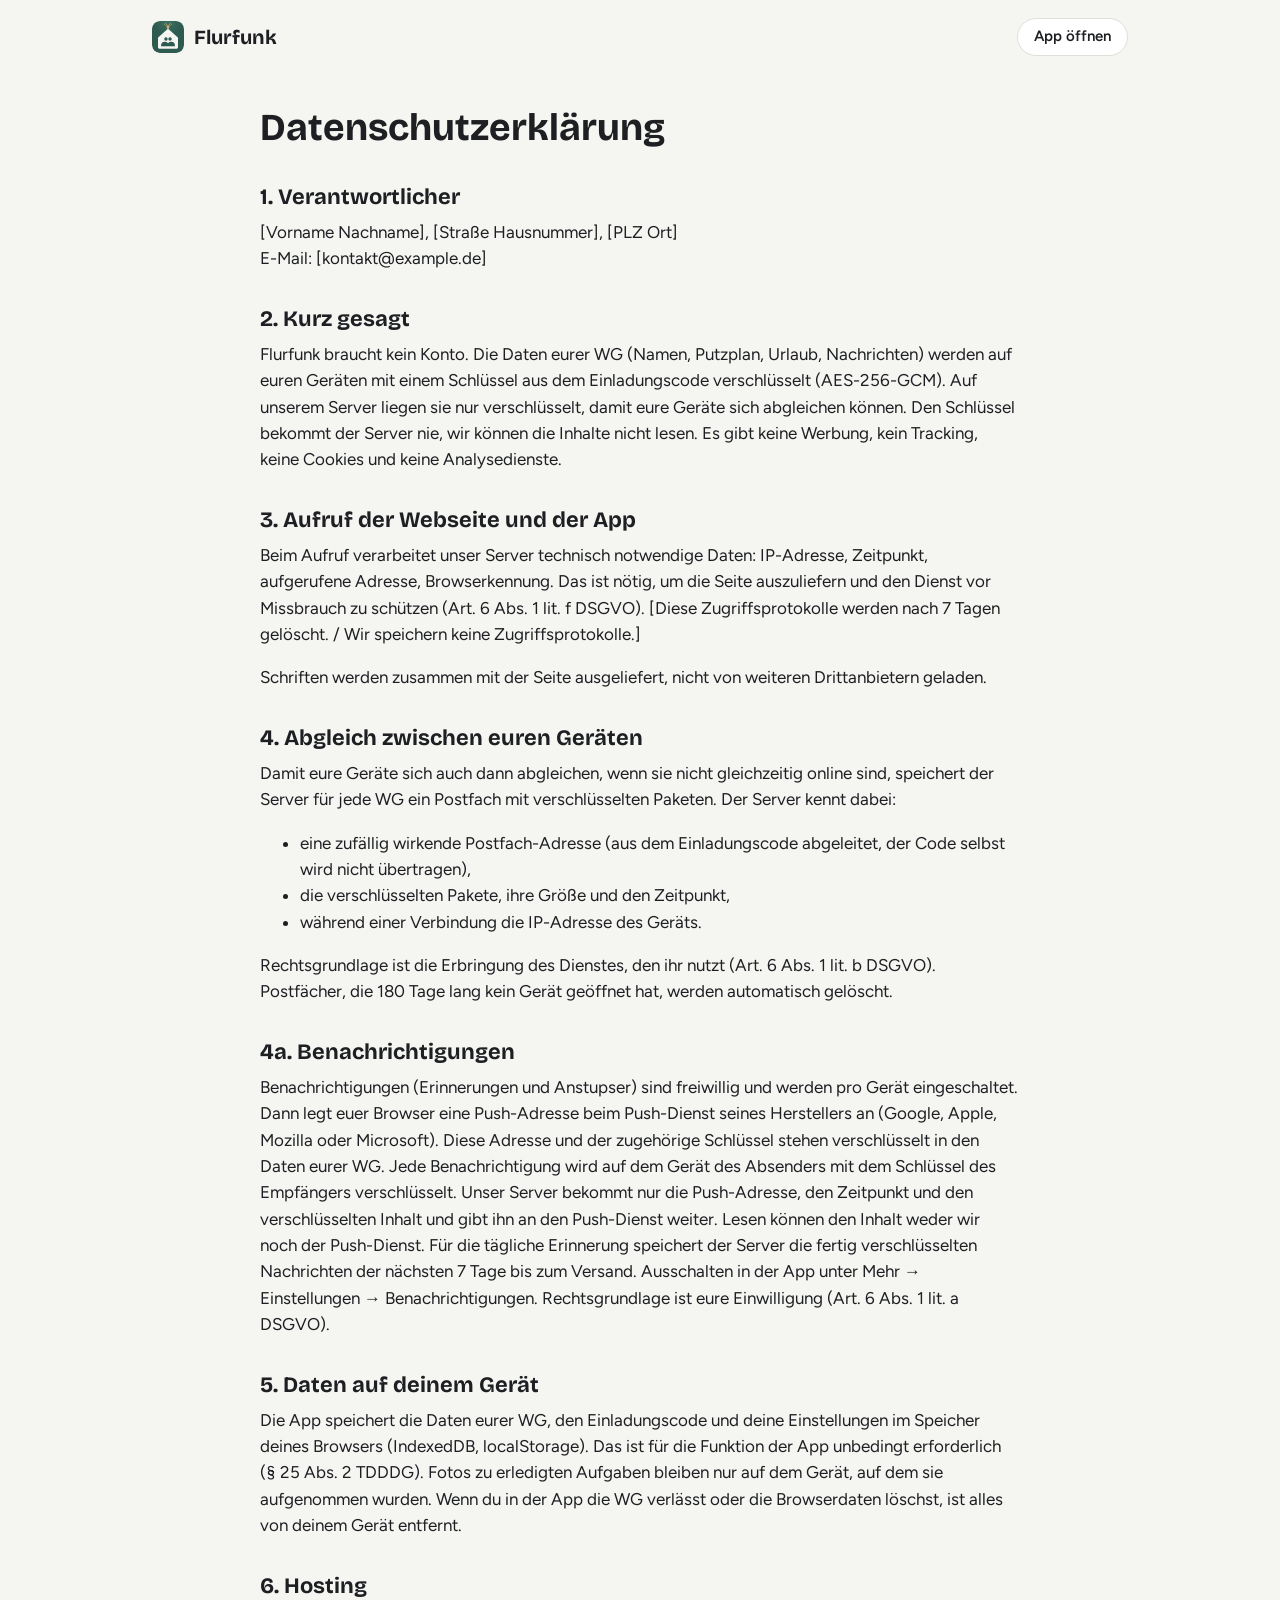
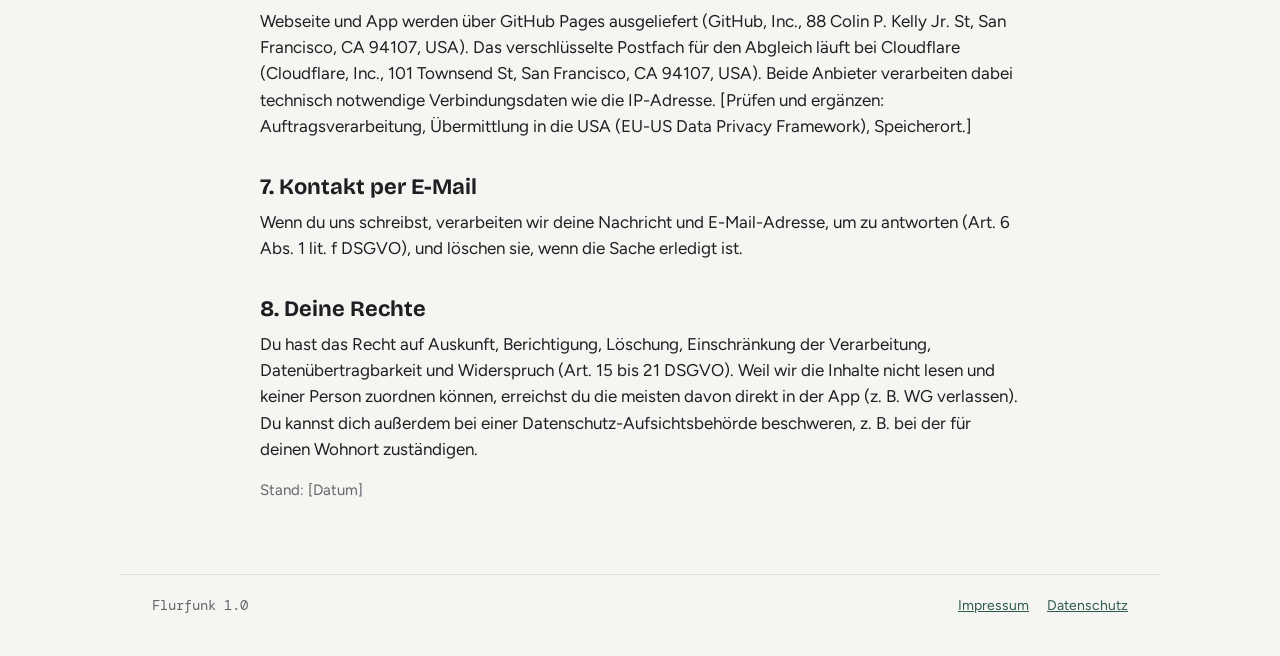
<file: datenschutz.html>
<!doctype html>
<html lang="de">
<head>
<meta charset="utf-8">
<meta name="viewport" content="width=device-width, initial-scale=1">
<title>Datenschutz · Flurfunk</title>
<meta name="robots" content="noindex">
<link rel="icon" href="logo.svg" type="image/svg+xml">
<link rel="stylesheet" href="fonts/fonts.css">
<link rel="stylesheet" href="site.css">
</head>
<body>
<header class="top">
  <a class="brand" href="./"><img src="logo.svg" alt="" width="32" height="32"> Flurfunk</a>
  <a class="btn small" href="app/">App öffnen</a>
</header>
<main class="legal">
  <h1>Datenschutzerklärung</h1>
  <!-- ENTWURF: vor dem Start die Angaben in [eckigen Klammern] ausfüllen und prüfen, ob sie zum tatsächlichen
       Betrieb passen (Hoster, Logs). Keine Rechtsberatung. -->

  <h2>1. Verantwortlicher</h2>
  <p>[Vorname Nachname], [Straße Hausnummer], [PLZ Ort]<br>E-Mail: [kontakt@example.de]</p>

  <h2>2. Kurz gesagt</h2>
  <p>Flurfunk braucht kein Konto. Die Daten eurer WG (Namen, Putzplan, Urlaub, Nachrichten) werden auf euren Geräten mit einem Schlüssel aus dem Einladungscode verschlüsselt (AES-256-GCM). Auf unserem Server liegen sie nur verschlüsselt, damit eure Geräte sich abgleichen können. Den Schlüssel bekommt der Server nie, wir können die Inhalte nicht lesen. Es gibt keine Werbung, kein Tracking, keine Cookies und keine Analysedienste.</p>

  <h2>3. Aufruf der Webseite und der App</h2>
  <p>Beim Aufruf verarbeitet unser Server technisch notwendige Daten: IP-Adresse, Zeitpunkt, aufgerufene Adresse, Browserkennung. Das ist nötig, um die Seite auszuliefern und den Dienst vor Missbrauch zu schützen (Art. 6 Abs. 1 lit. f DSGVO). [Diese Zugriffsprotokolle werden nach 7 Tagen gelöscht. / Wir speichern keine Zugriffsprotokolle.]</p>
  <p>Schriften werden zusammen mit der Seite ausgeliefert, nicht von weiteren Drittanbietern geladen.</p>

  <h2>4. Abgleich zwischen euren Geräten</h2>
  <p>Damit eure Geräte sich auch dann abgleichen, wenn sie nicht gleichzeitig online sind, speichert der Server für jede WG ein Postfach mit verschlüsselten Paketen. Der Server kennt dabei:</p>
  <ul>
    <li>eine zufällig wirkende Postfach-Adresse (aus dem Einladungscode abgeleitet, der Code selbst wird nicht übertragen),</li>
    <li>die verschlüsselten Pakete, ihre Größe und den Zeitpunkt,</li>
    <li>während einer Verbindung die IP-Adresse des Geräts.</li>
  </ul>
  <p>Rechtsgrundlage ist die Erbringung des Dienstes, den ihr nutzt (Art. 6 Abs. 1 lit. b DSGVO). Postfächer, die 180 Tage lang kein Gerät geöffnet hat, werden automatisch gelöscht.</p>

  <h2>4a. Benachrichtigungen</h2>
  <p>Benachrichtigungen (Erinnerungen und Anstupser) sind freiwillig und werden pro Gerät eingeschaltet. Dann legt euer Browser eine Push-Adresse beim Push-Dienst seines Herstellers an (Google, Apple, Mozilla oder Microsoft). Diese Adresse und der zugehörige Schlüssel stehen verschlüsselt in den Daten eurer WG. Jede Benachrichtigung wird auf dem Gerät des Absenders mit dem Schlüssel des Empfängers verschlüsselt. Unser Server bekommt nur die Push-Adresse, den Zeitpunkt und den verschlüsselten Inhalt und gibt ihn an den Push-Dienst weiter. Lesen können den Inhalt weder wir noch der Push-Dienst. Für die tägliche Erinnerung speichert der Server die fertig verschlüsselten Nachrichten der nächsten 7 Tage bis zum Versand. Ausschalten in der App unter Mehr → Einstellungen → Benachrichtigungen. Rechtsgrundlage ist eure Einwilligung (Art. 6 Abs. 1 lit. a DSGVO).</p>

  <h2>5. Daten auf deinem Gerät</h2>
  <p>Die App speichert die Daten eurer WG, den Einladungscode und deine Einstellungen im Speicher deines Browsers (IndexedDB, localStorage). Das ist für die Funktion der App unbedingt erforderlich (§ 25 Abs. 2 TDDDG). Fotos zu erledigten Aufgaben bleiben nur auf dem Gerät, auf dem sie aufgenommen wurden. Wenn du in der App die WG verlässt oder die Browserdaten löschst, ist alles von deinem Gerät entfernt.</p>

  <h2>6. Hosting</h2>
  <p>Webseite und App werden über GitHub Pages ausgeliefert (GitHub, Inc., 88 Colin P. Kelly Jr. St, San Francisco, CA 94107, USA). Das verschlüsselte Postfach für den Abgleich läuft bei Cloudflare (Cloudflare, Inc., 101 Townsend St, San Francisco, CA 94107, USA). Beide Anbieter verarbeiten dabei technisch notwendige Verbindungsdaten wie die IP-Adresse. [Prüfen und ergänzen: Auftragsverarbeitung, Übermittlung in die USA (EU-US Data Privacy Framework), Speicherort.]</p>

  <h2>7. Kontakt per E-Mail</h2>
  <p>Wenn du uns schreibst, verarbeiten wir deine Nachricht und E-Mail-Adresse, um zu antworten (Art. 6 Abs. 1 lit. f DSGVO), und löschen sie, wenn die Sache erledigt ist.</p>

  <h2>8. Deine Rechte</h2>
  <p>Du hast das Recht auf Auskunft, Berichtigung, Löschung, Einschränkung der Verarbeitung, Datenübertragbarkeit und Widerspruch (Art. 15 bis 21 DSGVO). Weil wir die Inhalte nicht lesen und keiner Person zuordnen können, erreichst du die meisten davon direkt in der App (z. B. WG verlassen). Du kannst dich außerdem bei einer Datenschutz-Aufsichtsbehörde beschweren, z. B. bei der für deinen Wohnort zuständigen.</p>

  <p class="hint">Stand: [Datum]</p>
</main>
<footer class="foot">
  <span class="mono">Flurfunk 1.0</span>
  <nav><a href="impressum.html">Impressum</a><a href="datenschutz.html">Datenschutz</a></nav>
</footer>
</body>
</html>
</file>
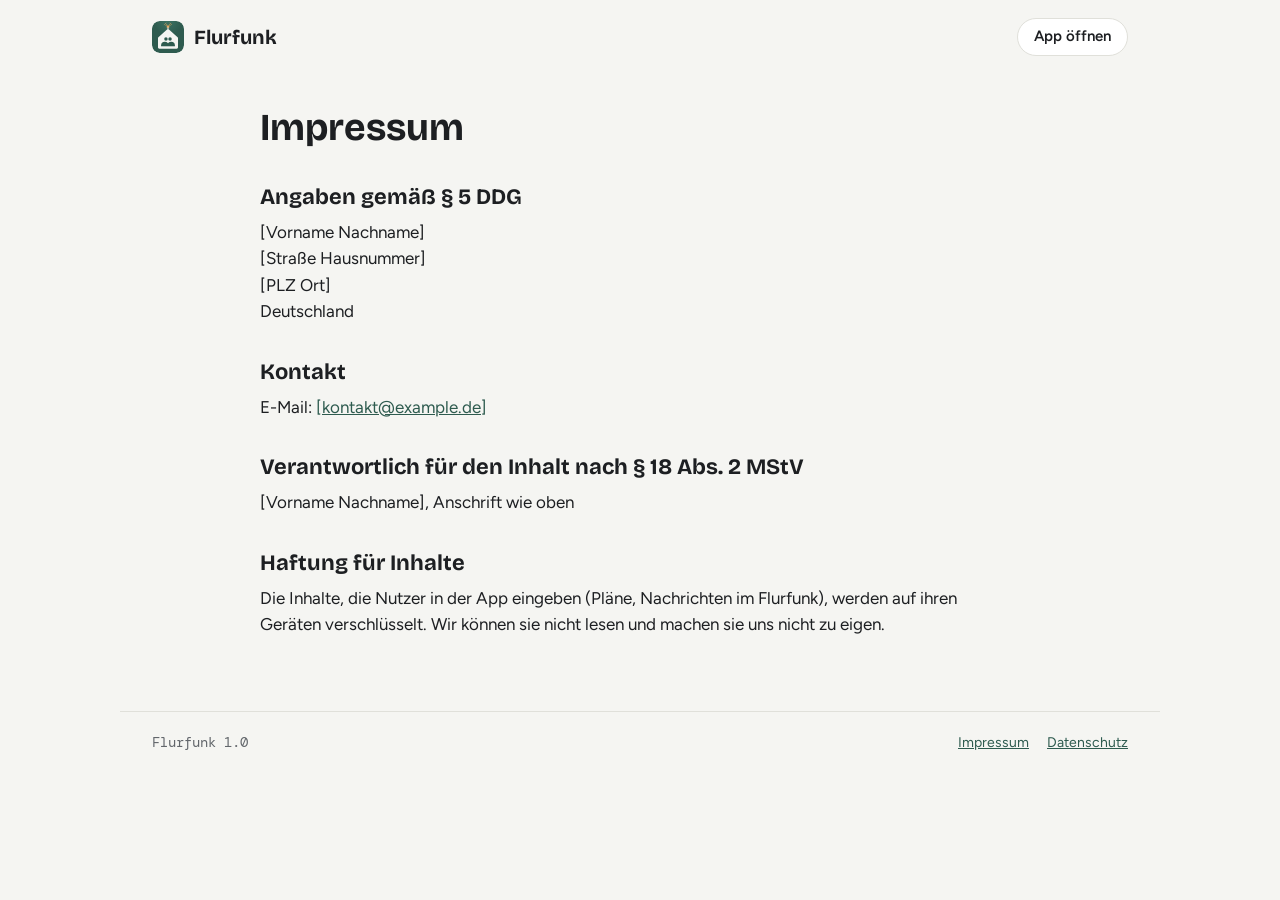
<file: impressum.html>
<!doctype html>
<html lang="de">
<head>
<meta charset="utf-8">
<meta name="viewport" content="width=device-width, initial-scale=1">
<title>Impressum · Flurfunk</title>
<meta name="robots" content="noindex">
<link rel="icon" href="logo.svg" type="image/svg+xml">
<link rel="stylesheet" href="fonts/fonts.css">
<link rel="stylesheet" href="site.css">
</head>
<body>
<header class="top">
  <a class="brand" href="./"><img src="logo.svg" alt="" width="32" height="32"> Flurfunk</a>
  <a class="btn small" href="app/">App öffnen</a>
</header>
<main class="legal">
  <h1>Impressum</h1>
  <!-- VOR DEM START AUSFÜLLEN: alle Angaben in [eckigen Klammern]. Pflicht nach § 5 DDG.
       Eine ladungsfähige Anschrift ist nötig (kein Postfach). Wer die eigene Wohnadresse nicht zeigen will,
       kann eine Impressums-/Geschäftsadresse eines Dienstleisters nutzen. -->
  <h2>Angaben gemäß § 5 DDG</h2>
  <p>[Vorname Nachname]<br>[Straße Hausnummer]<br>[PLZ Ort]<br>Deutschland</p>
  <h2>Kontakt</h2>
  <p>E-Mail: <a href="mailto:[kontakt@example.de]">[kontakt@example.de]</a></p>
  <h2>Verantwortlich für den Inhalt nach § 18 Abs. 2 MStV</h2>
  <p>[Vorname Nachname], Anschrift wie oben</p>
  <h2>Haftung für Inhalte</h2>
  <p>Die Inhalte, die Nutzer in der App eingeben (Pläne, Nachrichten im Flurfunk), werden auf ihren Geräten verschlüsselt. Wir können sie nicht lesen und machen sie uns nicht zu eigen.</p>
</main>
<footer class="foot">
  <span class="mono">Flurfunk 1.0</span>
  <nav><a href="impressum.html">Impressum</a><a href="datenschutz.html">Datenschutz</a></nav>
</footer>
</body>
</html>
</file>
<file: fonts/fonts.css>
/* Selbst gehostet (keine Verbindung zu Google beim Laden der Seite). Lizenz: SIL Open Font License 1.1 */
/* latin-ext */
@font-face {
  font-family: 'Bricolage Grotesque';
  font-style: normal;
  font-weight: 600;
  font-stretch: 100%;
  font-display: swap;
  src: url(bricolage-grotesque-600-latin-ext.woff2) format('woff2');
  unicode-range: U+0100-02BA, U+02BD-02C5, U+02C7-02CC, U+02CE-02D7, U+02DD-02FF, U+0304, U+0308, U+0329, U+1D00-1DBF, U+1E00-1E9F, U+1EF2-1EFF, U+2020, U+20A0-20AB, U+20AD-20C4, U+2113, U+2C60-2C7F, U+A720-A7FF;
}
/* latin */
@font-face {
  font-family: 'Bricolage Grotesque';
  font-style: normal;
  font-weight: 600;
  font-stretch: 100%;
  font-display: swap;
  src: url(bricolage-grotesque-600-latin.woff2) format('woff2');
  unicode-range: U+0000-00FF, U+0131, U+0152-0153, U+02BB-02BC, U+02C6, U+02DA, U+02DC, U+0304, U+0308, U+0329, U+2000-206F, U+20AC, U+2122, U+2191, U+2193, U+2212, U+2215, U+FEFF, U+FFFD;
}
/* latin-ext */
@font-face {
  font-family: 'Bricolage Grotesque';
  font-style: normal;
  font-weight: 700;
  font-stretch: 100%;
  font-display: swap;
  src: url(bricolage-grotesque-700-latin-ext.woff2) format('woff2');
  unicode-range: U+0100-02BA, U+02BD-02C5, U+02C7-02CC, U+02CE-02D7, U+02DD-02FF, U+0304, U+0308, U+0329, U+1D00-1DBF, U+1E00-1E9F, U+1EF2-1EFF, U+2020, U+20A0-20AB, U+20AD-20C4, U+2113, U+2C60-2C7F, U+A720-A7FF;
}
/* latin */
@font-face {
  font-family: 'Bricolage Grotesque';
  font-style: normal;
  font-weight: 700;
  font-stretch: 100%;
  font-display: swap;
  src: url(bricolage-grotesque-700-latin.woff2) format('woff2');
  unicode-range: U+0000-00FF, U+0131, U+0152-0153, U+02BB-02BC, U+02C6, U+02DA, U+02DC, U+0304, U+0308, U+0329, U+2000-206F, U+20AC, U+2122, U+2191, U+2193, U+2212, U+2215, U+FEFF, U+FFFD;
}
/* latin-ext */
@font-face {
  font-family: 'DM Mono';
  font-style: normal;
  font-weight: 400;
  font-display: swap;
  src: url(dm-mono-400-latin-ext.woff2) format('woff2');
  unicode-range: U+0100-02BA, U+02BD-02C5, U+02C7-02CC, U+02CE-02D7, U+02DD-02FF, U+0304, U+0308, U+0329, U+1D00-1DBF, U+1E00-1E9F, U+1EF2-1EFF, U+2020, U+20A0-20AB, U+20AD-20C4, U+2113, U+2C60-2C7F, U+A720-A7FF;
}
/* latin */
@font-face {
  font-family: 'DM Mono';
  font-style: normal;
  font-weight: 400;
  font-display: swap;
  src: url(dm-mono-400-latin.woff2) format('woff2');
  unicode-range: U+0000-00FF, U+0131, U+0152-0153, U+02BB-02BC, U+02C6, U+02DA, U+02DC, U+0304, U+0308, U+0329, U+2000-206F, U+20AC, U+2122, U+2191, U+2193, U+2212, U+2215, U+FEFF, U+FFFD;
}
/* latin-ext */
@font-face {
  font-family: 'DM Mono';
  font-style: normal;
  font-weight: 500;
  font-display: swap;
  src: url(dm-mono-500-latin-ext.woff2) format('woff2');
  unicode-range: U+0100-02BA, U+02BD-02C5, U+02C7-02CC, U+02CE-02D7, U+02DD-02FF, U+0304, U+0308, U+0329, U+1D00-1DBF, U+1E00-1E9F, U+1EF2-1EFF, U+2020, U+20A0-20AB, U+20AD-20C4, U+2113, U+2C60-2C7F, U+A720-A7FF;
}
/* latin */
@font-face {
  font-family: 'DM Mono';
  font-style: normal;
  font-weight: 500;
  font-display: swap;
  src: url(dm-mono-500-latin.woff2) format('woff2');
  unicode-range: U+0000-00FF, U+0131, U+0152-0153, U+02BB-02BC, U+02C6, U+02DA, U+02DC, U+0304, U+0308, U+0329, U+2000-206F, U+20AC, U+2122, U+2191, U+2193, U+2212, U+2215, U+FEFF, U+FFFD;
}
/* latin-ext */
@font-face {
  font-family: 'Figtree';
  font-style: normal;
  font-weight: 400;
  font-display: swap;
  src: url(figtree-400-latin-ext.woff2) format('woff2');
  unicode-range: U+0100-02BA, U+02BD-02C5, U+02C7-02CC, U+02CE-02D7, U+02DD-02FF, U+0304, U+0308, U+0329, U+1D00-1DBF, U+1E00-1E9F, U+1EF2-1EFF, U+2020, U+20A0-20AB, U+20AD-20C4, U+2113, U+2C60-2C7F, U+A720-A7FF;
}
/* latin */
@font-face {
  font-family: 'Figtree';
  font-style: normal;
  font-weight: 400;
  font-display: swap;
  src: url(figtree-400-latin.woff2) format('woff2');
  unicode-range: U+0000-00FF, U+0131, U+0152-0153, U+02BB-02BC, U+02C6, U+02DA, U+02DC, U+0304, U+0308, U+0329, U+2000-206F, U+20AC, U+2122, U+2191, U+2193, U+2212, U+2215, U+FEFF, U+FFFD;
}
/* latin-ext */
@font-face {
  font-family: 'Figtree';
  font-style: normal;
  font-weight: 500;
  font-display: swap;
  src: url(figtree-500-latin-ext.woff2) format('woff2');
  unicode-range: U+0100-02BA, U+02BD-02C5, U+02C7-02CC, U+02CE-02D7, U+02DD-02FF, U+0304, U+0308, U+0329, U+1D00-1DBF, U+1E00-1E9F, U+1EF2-1EFF, U+2020, U+20A0-20AB, U+20AD-20C4, U+2113, U+2C60-2C7F, U+A720-A7FF;
}
/* latin */
@font-face {
  font-family: 'Figtree';
  font-style: normal;
  font-weight: 500;
  font-display: swap;
  src: url(figtree-500-latin.woff2) format('woff2');
  unicode-range: U+0000-00FF, U+0131, U+0152-0153, U+02BB-02BC, U+02C6, U+02DA, U+02DC, U+0304, U+0308, U+0329, U+2000-206F, U+20AC, U+2122, U+2191, U+2193, U+2212, U+2215, U+FEFF, U+FFFD;
}
/* latin-ext */
@font-face {
  font-family: 'Figtree';
  font-style: normal;
  font-weight: 600;
  font-display: swap;
  src: url(figtree-600-latin-ext.woff2) format('woff2');
  unicode-range: U+0100-02BA, U+02BD-02C5, U+02C7-02CC, U+02CE-02D7, U+02DD-02FF, U+0304, U+0308, U+0329, U+1D00-1DBF, U+1E00-1E9F, U+1EF2-1EFF, U+2020, U+20A0-20AB, U+20AD-20C4, U+2113, U+2C60-2C7F, U+A720-A7FF;
}
/* latin */
@font-face {
  font-family: 'Figtree';
  font-style: normal;
  font-weight: 600;
  font-display: swap;
  src: url(figtree-600-latin.woff2) format('woff2');
  unicode-range: U+0000-00FF, U+0131, U+0152-0153, U+02BB-02BC, U+02C6, U+02DA, U+02DC, U+0304, U+0308, U+0329, U+2000-206F, U+20AC, U+2122, U+2191, U+2193, U+2212, U+2215, U+FEFF, U+FFFD;
}
</file>
<file: site.css>
/* Webseite: gleiche Farben und Schriften wie die App, dezent retro-futuristisch (Bernstein-Leuchten, Mono-Kicker) */
:root {
  --bg: #F5F5F2;
  --surface: #FFFFFF;
  --ink: #1D1F22;
  --muted: #62666B;
  --line: #E0E0DA;
  --accent: #2E5B4F;
  --accent-ink: #FFFFFF;
  --accent-soft: #E3EEEA;
  --amber: #F0A75A;
  --amber-ink: #8A5A00;
  --f-display: "Bricolage Grotesque", "Trebuchet MS", Arial, sans-serif;
  --f-body: "Figtree", "Segoe UI", Arial, sans-serif;
  --f-mono: "DM Mono", Consolas, monospace;
  color-scheme: light;
}
@media (prefers-color-scheme: dark) {
  :root:not([data-theme="light"]) {
    --bg: #121413; --surface: #1B1E1D; --ink: #E8EAE7; --muted: #9DA39F; --line: #2D322F;
    --accent: #8CC4B2; --accent-ink: #102019; --accent-soft: #1C2D27; --amber-ink: #E9BC5C;
    color-scheme: dark;
  }
}
:root[data-theme="dark"] {
  --bg: #121413; --surface: #1B1E1D; --ink: #E8EAE7; --muted: #9DA39F; --line: #2D322F;
  --accent: #8CC4B2; --accent-ink: #102019; --accent-soft: #1C2D27; --amber-ink: #E9BC5C;
  color-scheme: dark;
}

* { box-sizing: border-box; }
html { -webkit-text-size-adjust: 100%; }
body { margin: 0; background: var(--bg); color: var(--ink); font: 17px/1.55 var(--f-body); }
a { color: var(--accent); }
h1, h2, h3 { font-family: var(--f-display); line-height: 1.15; margin: 0 0 .4em; }
p { margin: 0 0 1em; }
.mono, .kicker { font-family: var(--f-mono); }

main, .top, .foot { max-width: 1040px; margin: 0 auto; padding-left: 16px; padding-right: 16px; }
@media (min-width: 720px) { main, .top, .foot { padding-left: 32px; padding-right: 32px; } }

.top { display: flex; align-items: center; justify-content: space-between; padding-top: 18px; padding-bottom: 18px; }
.brand { display: inline-flex; align-items: center; gap: 10px; font: 700 20px var(--f-display); color: var(--ink); text-decoration: none; }
.brand img { border-radius: 8px; }

.btn {
  display: inline-flex; align-items: center; justify-content: center; min-height: 46px; padding: 0 20px;
  border: 1px solid var(--line); border-radius: 999px; background: var(--surface); color: var(--ink);
  font-weight: 600; text-decoration: none;
}
.btn:hover { border-color: var(--accent); }
.btn.primary { background: var(--accent); border-color: var(--accent); color: var(--accent-ink); box-shadow: 0 0 0 0 transparent, 0 6px 22px color-mix(in srgb, var(--accent) 30%, transparent); }
.btn.small { min-height: 38px; padding: 0 16px; font-size: 15px; }

.kicker { font-size: 13px; font-weight: 500; letter-spacing: .12em; text-transform: uppercase; color: var(--amber-ink); margin-bottom: 14px; }
.dot { display: inline-block; width: 8px; height: 8px; border-radius: 50%; background: var(--amber); box-shadow: 0 0 10px var(--amber); margin-right: 10px; vertical-align: 1px; }
.hint { color: var(--muted); font-size: 15px; }

.hero { padding: 56px 0 40px; max-width: 720px; }
.hero h1 { font-size: clamp(38px, 7vw, 64px); letter-spacing: -.02em; }
.lead { font-size: 20px; color: var(--muted); max-width: 36em; }
.actions { display: flex; flex-wrap: wrap; gap: 12px; margin: 26px 0 16px; }

.features { display: grid; gap: 14px; grid-template-columns: repeat(auto-fit, minmax(220px, 1fr)); padding: 24px 0 48px; }
.features article { background: var(--surface); border: 1px solid var(--line); border-top: 3px solid var(--accent); border-radius: 14px; padding: 20px 20px 6px; }
.features h2 { font-size: 20px; }
.features p { color: var(--muted); font-size: 16px; }

.steps { padding: 8px 0 48px; }
.steps ol { margin: 0; padding: 0; list-style: none; counter-reset: s; display: grid; gap: 14px; }
.steps li { counter-increment: s; position: relative; padding-left: 52px; max-width: 42em; }
.steps li::before {
  content: "0" counter(s); position: absolute; left: 0; top: -2px; font: 500 15px var(--f-mono);
  color: var(--accent); border: 1px solid var(--accent); border-radius: 8px; padding: 2px 7px;
}

.privacy {
  display: grid; gap: 24px; grid-template-columns: minmax(0, 1fr); align-items: center;
  background: var(--accent); color: var(--accent-ink); border-radius: 22px; padding: 32px 24px; margin-bottom: 48px;
  background-image: radial-gradient(120% 90% at 50% -20%, color-mix(in srgb, white 14%, transparent), transparent 60%);
}
@media (min-width: 760px) { .privacy { grid-template-columns: minmax(0, 1fr) 220px; padding: 44px; } }
.privacy h2 { font-size: clamp(26px, 4vw, 36px); }
.privacy .kicker { color: var(--amber); }
.privacy .hint { color: inherit; opacity: .8; }
.privacy ul { margin: 0 0 1em; padding-left: 1.2em; }
.privacy li { margin-bottom: 4px; }
.lock { display: grid; justify-items: center; gap: 8px; }
.lock span { font-size: 12px; letter-spacing: .14em; color: var(--amber); }
.lock svg { width: 140px; height: 140px; stroke: currentColor; stroke-width: 5; fill: none; filter: drop-shadow(0 0 14px color-mix(in srgb, var(--amber) 55%, transparent)); }
.lock circle { fill: var(--amber); stroke: none; }

.install, .faq { padding: 0 0 48px; max-width: 760px; }
.install .cols { display: grid; gap: 14px; grid-template-columns: repeat(auto-fit, minmax(240px, 1fr)); }
.install .cols > div { background: var(--surface); border: 1px solid var(--line); border-radius: 14px; padding: 18px 20px 4px; }
.install h3 { font-size: 18px; }

.faq details { border-bottom: 1px solid var(--line); padding: 14px 0; }
.faq summary { cursor: pointer; font-weight: 600; }
.faq details p { margin: 10px 0 0; color: var(--muted); }

.foot { display: flex; flex-wrap: wrap; gap: 12px; justify-content: space-between; padding-top: 20px; padding-bottom: 40px; border-top: 1px solid var(--line); color: var(--muted); font-size: 14px; }
.foot nav { display: flex; gap: 18px; }

/* Rechtstexte */
.legal { max-width: 760px; padding: 32px 0 56px; }
.legal h1 { font-size: 38px; }
.legal h2 { font-size: 22px; margin-top: 1.6em; }
.legal .note { background: #FBF0D6; color: #5C3D00; border-radius: 12px; padding: 12px 16px; font-size: 15px; }
</file>
<file: app/fonts/fonts.css>
/* Selbst gehostet (keine Verbindung zu Google beim Laden der Seite). Lizenz: SIL Open Font License 1.1 */
/* latin-ext */
@font-face {
  font-family: 'Bricolage Grotesque';
  font-style: normal;
  font-weight: 600;
  font-stretch: 100%;
  font-display: swap;
  src: url(bricolage-grotesque-600-latin-ext.woff2) format('woff2');
  unicode-range: U+0100-02BA, U+02BD-02C5, U+02C7-02CC, U+02CE-02D7, U+02DD-02FF, U+0304, U+0308, U+0329, U+1D00-1DBF, U+1E00-1E9F, U+1EF2-1EFF, U+2020, U+20A0-20AB, U+20AD-20C4, U+2113, U+2C60-2C7F, U+A720-A7FF;
}
/* latin */
@font-face {
  font-family: 'Bricolage Grotesque';
  font-style: normal;
  font-weight: 600;
  font-stretch: 100%;
  font-display: swap;
  src: url(bricolage-grotesque-600-latin.woff2) format('woff2');
  unicode-range: U+0000-00FF, U+0131, U+0152-0153, U+02BB-02BC, U+02C6, U+02DA, U+02DC, U+0304, U+0308, U+0329, U+2000-206F, U+20AC, U+2122, U+2191, U+2193, U+2212, U+2215, U+FEFF, U+FFFD;
}
/* latin-ext */
@font-face {
  font-family: 'Bricolage Grotesque';
  font-style: normal;
  font-weight: 700;
  font-stretch: 100%;
  font-display: swap;
  src: url(bricolage-grotesque-700-latin-ext.woff2) format('woff2');
  unicode-range: U+0100-02BA, U+02BD-02C5, U+02C7-02CC, U+02CE-02D7, U+02DD-02FF, U+0304, U+0308, U+0329, U+1D00-1DBF, U+1E00-1E9F, U+1EF2-1EFF, U+2020, U+20A0-20AB, U+20AD-20C4, U+2113, U+2C60-2C7F, U+A720-A7FF;
}
/* latin */
@font-face {
  font-family: 'Bricolage Grotesque';
  font-style: normal;
  font-weight: 700;
  font-stretch: 100%;
  font-display: swap;
  src: url(bricolage-grotesque-700-latin.woff2) format('woff2');
  unicode-range: U+0000-00FF, U+0131, U+0152-0153, U+02BB-02BC, U+02C6, U+02DA, U+02DC, U+0304, U+0308, U+0329, U+2000-206F, U+20AC, U+2122, U+2191, U+2193, U+2212, U+2215, U+FEFF, U+FFFD;
}
/* latin-ext */
@font-face {
  font-family: 'DM Mono';
  font-style: normal;
  font-weight: 400;
  font-display: swap;
  src: url(dm-mono-400-latin-ext.woff2) format('woff2');
  unicode-range: U+0100-02BA, U+02BD-02C5, U+02C7-02CC, U+02CE-02D7, U+02DD-02FF, U+0304, U+0308, U+0329, U+1D00-1DBF, U+1E00-1E9F, U+1EF2-1EFF, U+2020, U+20A0-20AB, U+20AD-20C4, U+2113, U+2C60-2C7F, U+A720-A7FF;
}
/* latin */
@font-face {
  font-family: 'DM Mono';
  font-style: normal;
  font-weight: 400;
  font-display: swap;
  src: url(dm-mono-400-latin.woff2) format('woff2');
  unicode-range: U+0000-00FF, U+0131, U+0152-0153, U+02BB-02BC, U+02C6, U+02DA, U+02DC, U+0304, U+0308, U+0329, U+2000-206F, U+20AC, U+2122, U+2191, U+2193, U+2212, U+2215, U+FEFF, U+FFFD;
}
/* latin-ext */
@font-face {
  font-family: 'DM Mono';
  font-style: normal;
  font-weight: 500;
  font-display: swap;
  src: url(dm-mono-500-latin-ext.woff2) format('woff2');
  unicode-range: U+0100-02BA, U+02BD-02C5, U+02C7-02CC, U+02CE-02D7, U+02DD-02FF, U+0304, U+0308, U+0329, U+1D00-1DBF, U+1E00-1E9F, U+1EF2-1EFF, U+2020, U+20A0-20AB, U+20AD-20C4, U+2113, U+2C60-2C7F, U+A720-A7FF;
}
/* latin */
@font-face {
  font-family: 'DM Mono';
  font-style: normal;
  font-weight: 500;
  font-display: swap;
  src: url(dm-mono-500-latin.woff2) format('woff2');
  unicode-range: U+0000-00FF, U+0131, U+0152-0153, U+02BB-02BC, U+02C6, U+02DA, U+02DC, U+0304, U+0308, U+0329, U+2000-206F, U+20AC, U+2122, U+2191, U+2193, U+2212, U+2215, U+FEFF, U+FFFD;
}
/* latin-ext */
@font-face {
  font-family: 'Figtree';
  font-style: normal;
  font-weight: 400;
  font-display: swap;
  src: url(figtree-400-latin-ext.woff2) format('woff2');
  unicode-range: U+0100-02BA, U+02BD-02C5, U+02C7-02CC, U+02CE-02D7, U+02DD-02FF, U+0304, U+0308, U+0329, U+1D00-1DBF, U+1E00-1E9F, U+1EF2-1EFF, U+2020, U+20A0-20AB, U+20AD-20C4, U+2113, U+2C60-2C7F, U+A720-A7FF;
}
/* latin */
@font-face {
  font-family: 'Figtree';
  font-style: normal;
  font-weight: 400;
  font-display: swap;
  src: url(figtree-400-latin.woff2) format('woff2');
  unicode-range: U+0000-00FF, U+0131, U+0152-0153, U+02BB-02BC, U+02C6, U+02DA, U+02DC, U+0304, U+0308, U+0329, U+2000-206F, U+20AC, U+2122, U+2191, U+2193, U+2212, U+2215, U+FEFF, U+FFFD;
}
/* latin-ext */
@font-face {
  font-family: 'Figtree';
  font-style: normal;
  font-weight: 500;
  font-display: swap;
  src: url(figtree-500-latin-ext.woff2) format('woff2');
  unicode-range: U+0100-02BA, U+02BD-02C5, U+02C7-02CC, U+02CE-02D7, U+02DD-02FF, U+0304, U+0308, U+0329, U+1D00-1DBF, U+1E00-1E9F, U+1EF2-1EFF, U+2020, U+20A0-20AB, U+20AD-20C4, U+2113, U+2C60-2C7F, U+A720-A7FF;
}
/* latin */
@font-face {
  font-family: 'Figtree';
  font-style: normal;
  font-weight: 500;
  font-display: swap;
  src: url(figtree-500-latin.woff2) format('woff2');
  unicode-range: U+0000-00FF, U+0131, U+0152-0153, U+02BB-02BC, U+02C6, U+02DA, U+02DC, U+0304, U+0308, U+0329, U+2000-206F, U+20AC, U+2122, U+2191, U+2193, U+2212, U+2215, U+FEFF, U+FFFD;
}
/* latin-ext */
@font-face {
  font-family: 'Figtree';
  font-style: normal;
  font-weight: 600;
  font-display: swap;
  src: url(figtree-600-latin-ext.woff2) format('woff2');
  unicode-range: U+0100-02BA, U+02BD-02C5, U+02C7-02CC, U+02CE-02D7, U+02DD-02FF, U+0304, U+0308, U+0329, U+1D00-1DBF, U+1E00-1E9F, U+1EF2-1EFF, U+2020, U+20A0-20AB, U+20AD-20C4, U+2113, U+2C60-2C7F, U+A720-A7FF;
}
/* latin */
@font-face {
  font-family: 'Figtree';
  font-style: normal;
  font-weight: 600;
  font-display: swap;
  src: url(figtree-600-latin.woff2) format('woff2');
  unicode-range: U+0000-00FF, U+0131, U+0152-0153, U+02BB-02BC, U+02C6, U+02DA, U+02DC, U+0304, U+0308, U+0329, U+2000-206F, U+20AC, U+2122, U+2191, U+2193, U+2212, U+2215, U+FEFF, U+FFFD;
}
</file>
